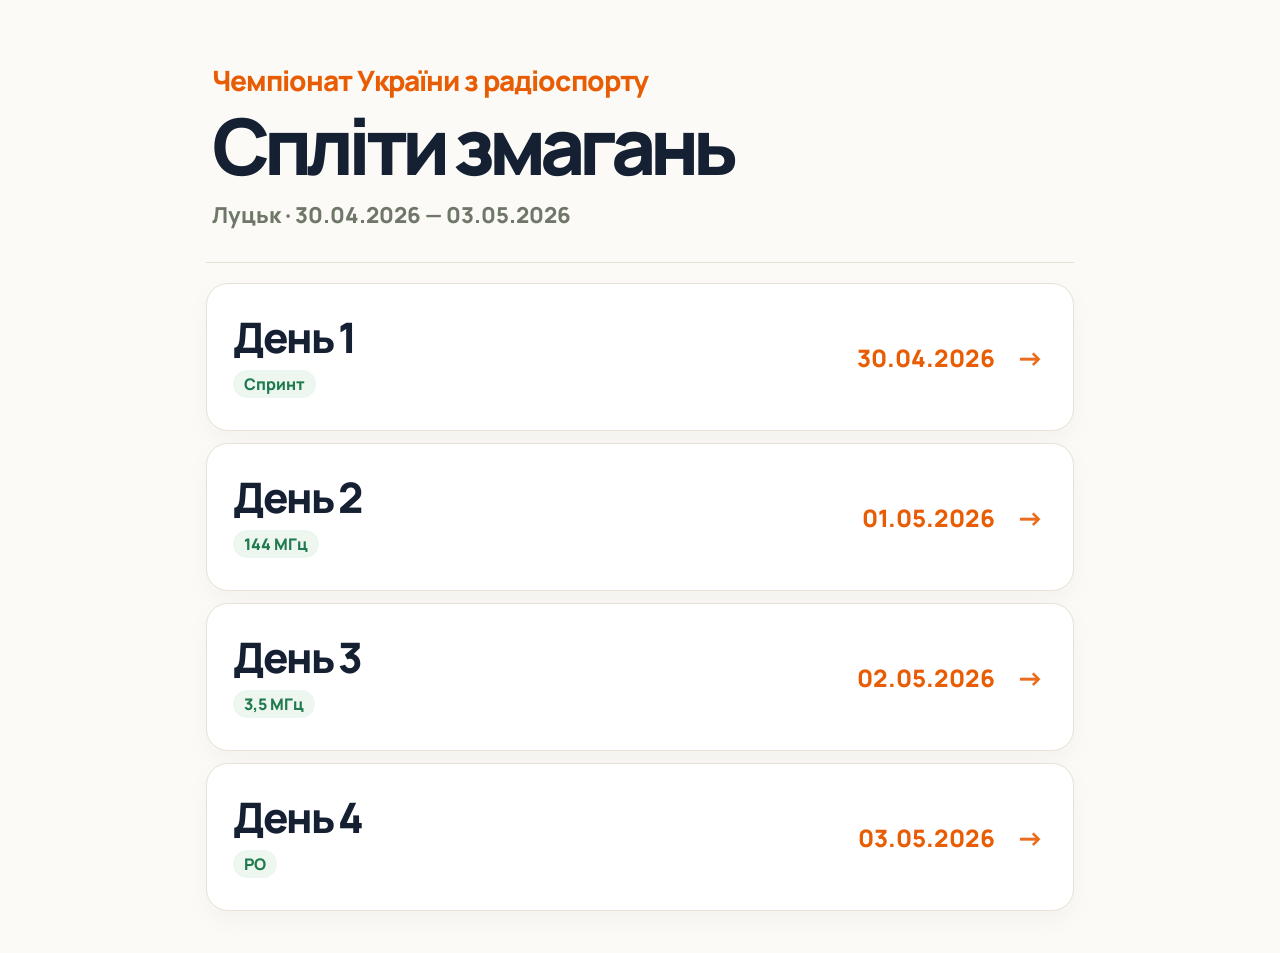
<file: index.html>
<!DOCTYPE html>
<html lang="uk">
<head>
  <meta charset="UTF-8" />
  <meta name="viewport" content="width=device-width, initial-scale=1.0" />
  <title>Спліти змагань</title>

  <link rel="preconnect" href="https://fonts.googleapis.com">
  <link rel="preconnect" href="https://fonts.gstatic.com" crossorigin>
  <link href="https://fonts.googleapis.com/css2?family=Manrope:wght@500;700;800;900&display=swap" rel="stylesheet">

  <link rel="stylesheet" href="style.css" />

  <!-- Google Analytics -->
  <script async src="https://www.googletagmanager.com/gtag/js?id=G-ZE9CFPP07N"></script>
  <script>
    window.dataLayer = window.dataLayer || [];
    function gtag(){dataLayer.push(arguments);}
    gtag('js', new Date());

    gtag('config', 'G-ZE9CFPP07N');
  </script>

</head>
<body>

  <main class="container">
    <section class="hero">
      <p class="label">Чемпіонат України з радіоспорту</p>
      <h1>Спліти змагань</h1>
      <p class="subtitle">Луцьк · 30.04.2026 — 03.05.2026</p>
    </section>

    <section class="cards">
      <a class="card" href="splits/day-1.html">
        <div>
          <span>День 1</span>
          <p>Спринт</p>
        </div>
        <strong>30.04.2026</strong>
      </a>

      <a class="card" href="splits/day-2.html">
        <div>
          <span>День 2</span>
          <p>144 МГц</p>
        </div>
        <strong>01.05.2026</strong>
      </a>

      <a class="card" href="splits/day-3.html">
        <div>
          <span>День 3</span>
          <p>3,5 МГц</p>
        </div>
        <strong>02.05.2026</strong>
      </a>

      <a class="card" href="splits/day-4.html">
        <div>
          <span>День 4</span>
          <p>РО</p>
        </div>
        <strong>03.05.2026</strong>
      </a>
    </section>
  </main>

</body>
</html>
</file>
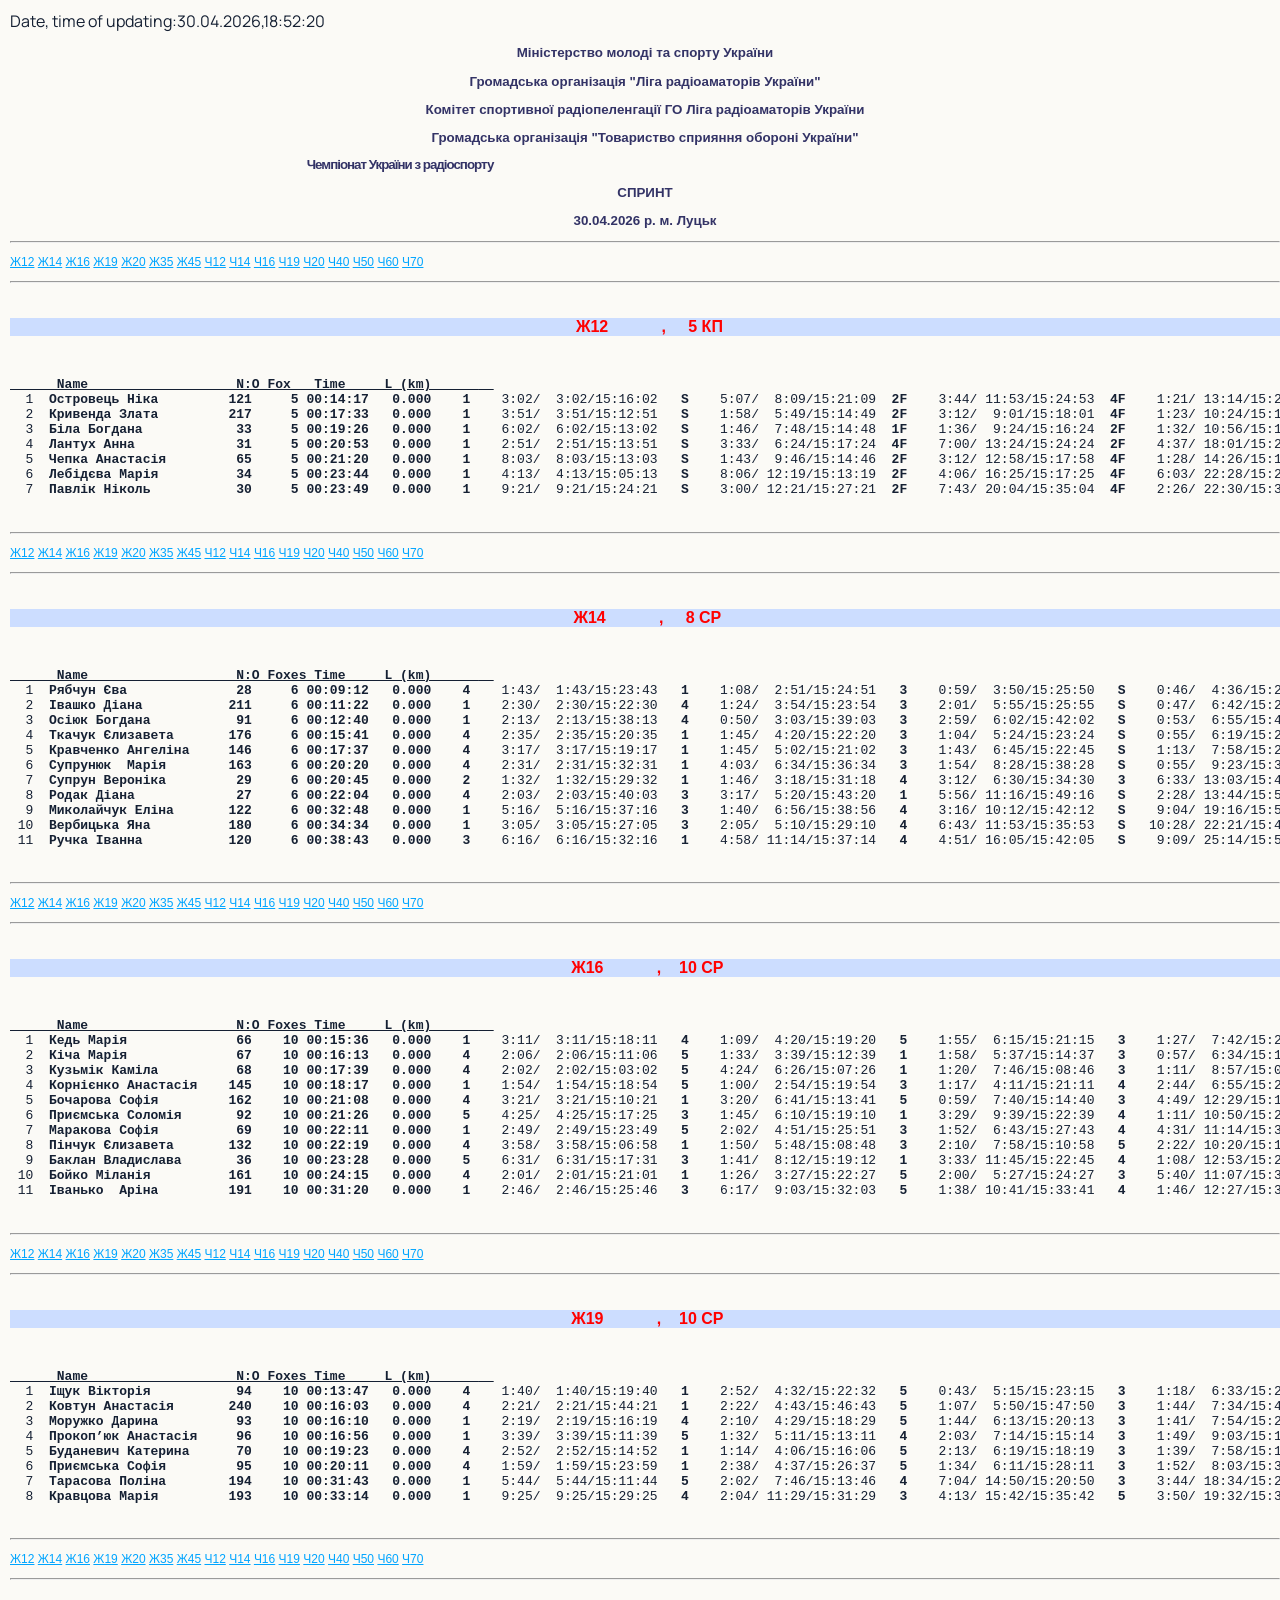
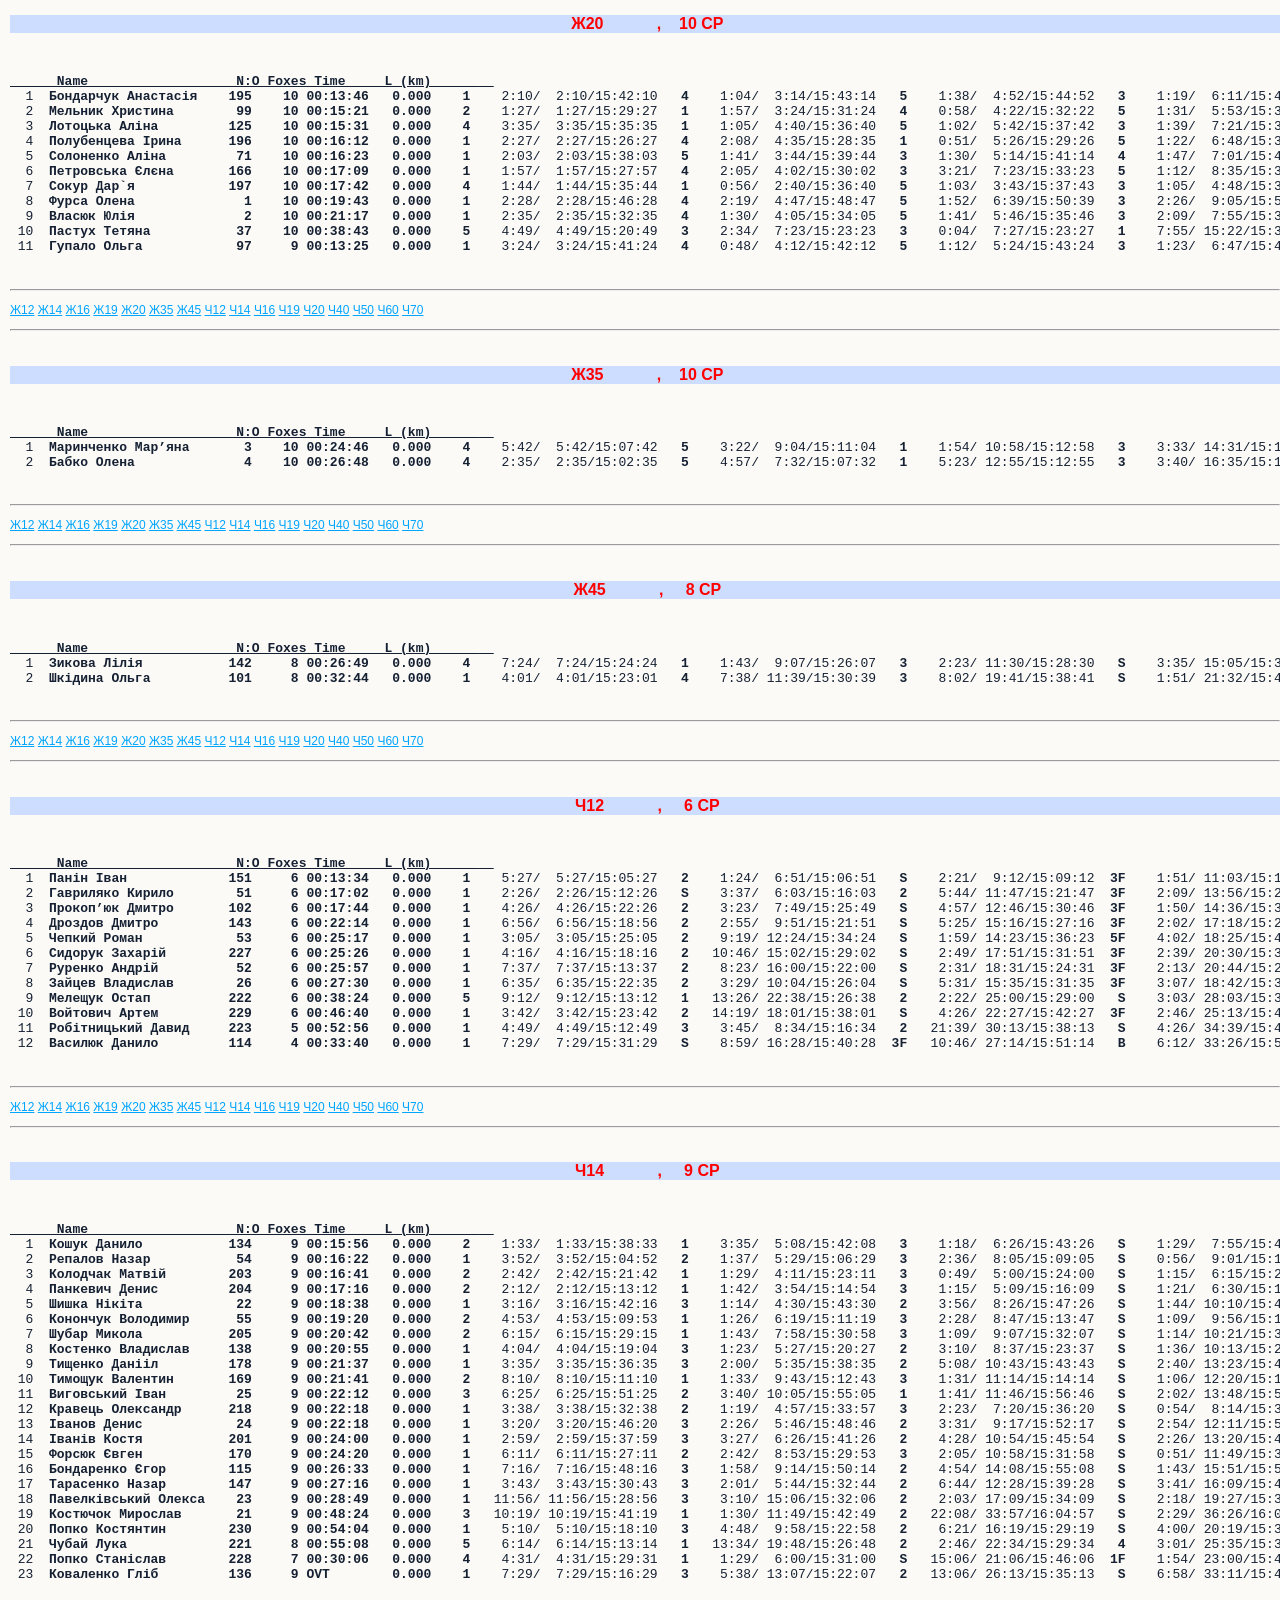
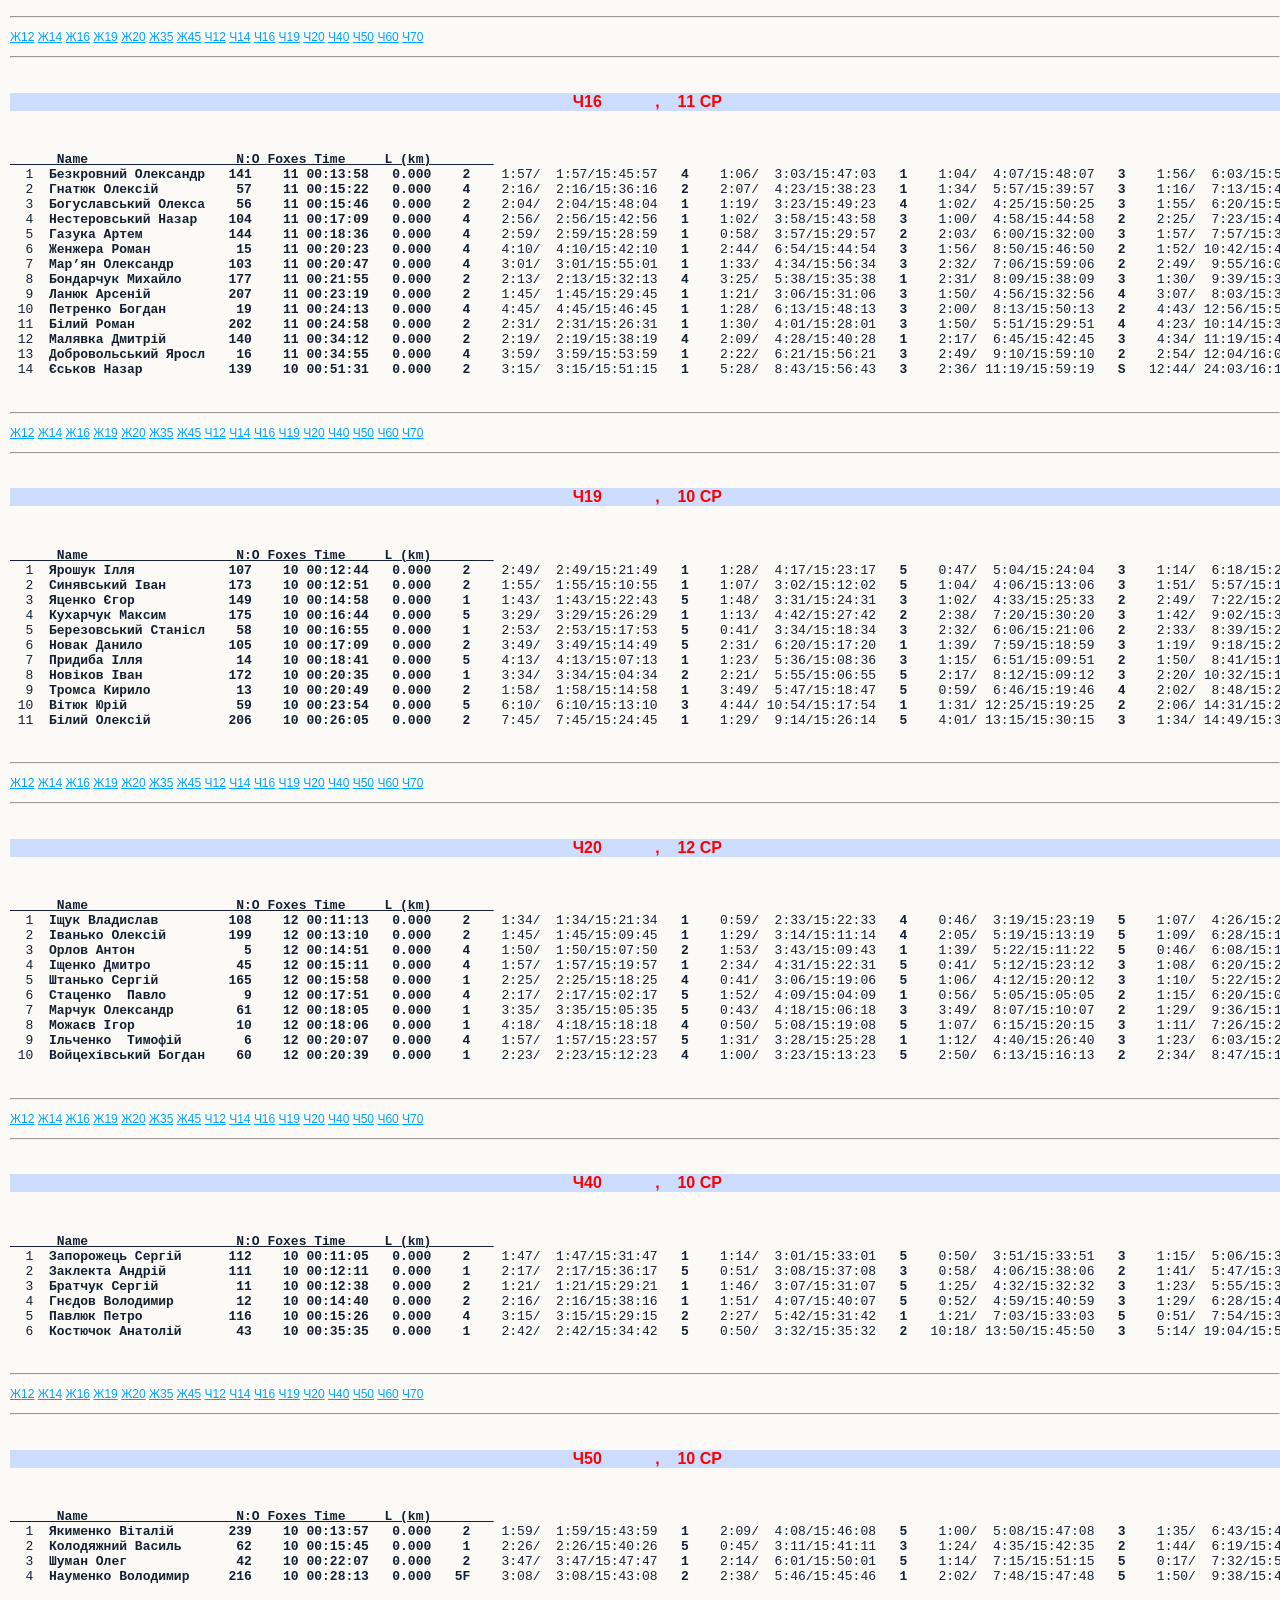
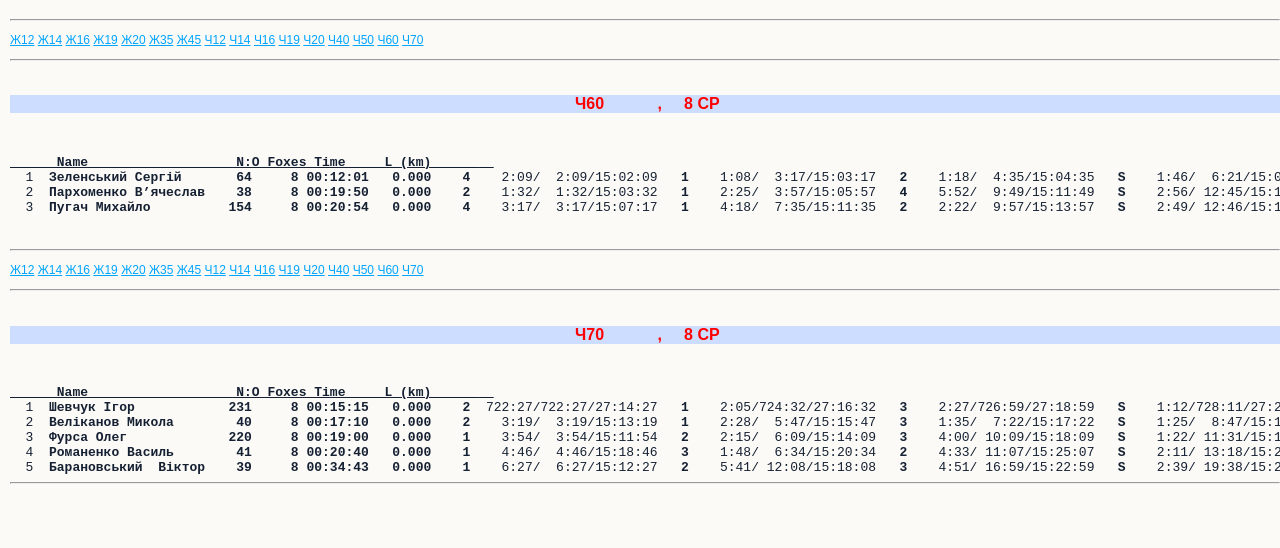
<file: splits/day-1.html>
﻿<html><head>
    <meta charset="UTF-8" />
  <meta name="viewport" content="width=device-width, initial-scale=1.0" />

  <title>split1</title>

  <link rel="preconnect" href="https://fonts.googleapis.com">
  <link rel="preconnect" href="https://fonts.gstatic.com" crossorigin>

  <link href="https://fonts.googleapis.com/css2?family=Manrope:wght@500;700;800;900&display=swap" rel="stylesheet">

  <link rel="stylesheet" href="../style.css" />

  <!-- Google Analytics -->
  <script async src="https://www.googletagmanager.com/gtag/js?id=G-ZE9CFPP07N"></script>
  <script>
    window.dataLayer = window.dataLayer || [];
    function gtag(){dataLayer.push(arguments);}
    gtag('js', new Date());

    gtag('config', 'G-ZE9CFPP07N');
  </script>
<meta content="text/html; charset=windows-1251" http-equiv="expires" CONTENT="">
<title>split1</title>
<style type="text/css">
body {		margin-left:10;margin-top:10;}
A:hover {color:#FF0000;}
H1  {font-family: Arial, Helvetica, sans-serif;font-size: 10pt;font-weight: bold;color:#333366;text-align: center;}
H2  {font-family: Arial, Helvetica, sans-serif;font-size: 12pt;font-weight: bold;color:red;background:#ccddff;text-align: center;}
H3  {font-family: Arial, Helvetica, sans-serif;font-size: 10pt;font-weight: bold;color:#333366;text-align: center;}
H4  {font-family: Arial, Helvetica, sans-serif;font-size:  9pt;font-weight: bold;color:black;text-align: left;}
P {FONT-SIZE: 9pt; COLOR: #000000; FONT-FAMILY: Arial, Helvetica, sans-serif; TEXT-ALIGN: justify}
.text {FONT-SIZE: 9pt; COLOR: #000000; FONT-FAMILY: Arial, Helvetica, sans-serif; TEXT-ALIGN: justify}
</style>
</head >
<meta name="viewport" content="width=device-width, initial-scale=1.0">
<body link="#00A5ff" vlink="#00A5ff">
Date, time of updating:30.04.2026,18:52:20<H3>Міністерство молоді та спорту України</H3>
<H3>Громадська організація "Ліга радіоаматорів України"</H3>
<H3>Комітет спортивної радіопеленгації ГО Ліга радіоаматорів України</H3>
<H3>Громадська організація "Товариство сприяння обороні України"</H3>
<H1>Чемпіонат України з радіоспорту</H1>
<H3>СПРИНТ</H3>
<H3>30.04.2026 р. м. Луцьк</H3>
<PRE>
<A name=A1></A><HR><P><A href="#A1">Ж12</A> <A href="#A2">Ж14</A> <A href="#A3">Ж16</A> <A href="#A4">Ж19</A> <A href="#A5">Ж20</A> <A href="#A6">Ж35</A> <A href="#A7">Ж45</A> <A href="#A8">Ч12</A> <A href="#A9">Ч14</A> <A href="#A10">Ч16</A> <A href="#A11">Ч19</A> <A href="#A12">Ч20</A> <A href="#A13">Ч40</A> <A href="#A14">Ч50</A> <A href="#A15">Ч60</A> <A href="#A16">Ч70</A> </P><HR>
<H2>  Ж12            ,     5 КП</H2>
<PRE>
<B><U>      Name                   N:O Fox   Time     L (km)      <i>  </i></B></U>
  1  <b>Островець Ніка         121     5 00:14:17   0.000 </b>  <b> 1 </b>   3:02/  3:02/15:16:02  <b> S </b>   5:07/  8:09/15:21:09  <b>2F </b>   3:44/ 11:53/15:24:53  <b>4F </b>   1:21/ 13:14/15:26:14  <b> B </b>   0:44/ 13:58/15:26:58<b>  Finish  0:19 00:14:17  </b>
  2  <b>Кривенда Злата         217     5 00:17:33   0.000 </b>  <b> 1 </b>   3:51/  3:51/15:12:51  <b> S </b>   1:58/  5:49/15:14:49  <b>2F </b>   3:12/  9:01/15:18:01  <b>4F </b>   1:23/ 10:24/15:19:24  <b> B </b>   6:50/ 17:14/15:26:14<b>  Finish  0:19 00:17:33  </b>
  3  <b>Біла Богдана            33     5 00:19:26   0.000 </b>  <b> 1 </b>   6:02/  6:02/15:13:02  <b> S </b>   1:46/  7:48/15:14:48  <b>1F </b>   1:36/  9:24/15:16:24  <b>2F </b>   1:32/ 10:56/15:17:56  <b>4F </b>   1:23/ 12:19/15:19:19  <b> B </b>   6:46/ 19:05/15:26:05<b>  Finish  0:21 00:19:26  </b>
  4  <b>Лантух Анна             31     5 00:20:53   0.000 </b>  <b> 1 </b>   2:51/  2:51/15:13:51  <b> S </b>   3:33/  6:24/15:17:24  <b>4F </b>   7:00/ 13:24/15:24:24  <b>2F </b>   4:37/ 18:01/15:29:01  <b> B </b>   2:37/ 20:38/15:31:38<b>  Finish  0:15 00:20:53  </b>
  5  <b>Чепка Анастасія         65     5 00:21:20   0.000 </b>  <b> 1 </b>   8:03/  8:03/15:13:03  <b> S </b>   1:43/  9:46/15:14:46  <b>2F </b>   3:12/ 12:58/15:17:58  <b>4F </b>   1:28/ 14:26/15:19:26  <b> B </b>   6:36/ 21:02/15:26:02<b>  Finish  0:18 00:21:20  </b>
  6  <b>Лебідєва Марія          34     5 00:23:44   0.000 </b>  <b> 1 </b>   4:13/  4:13/15:05:13  <b> S </b>   8:06/ 12:19/15:13:19  <b>2F </b>   4:06/ 16:25/15:17:25  <b>4F </b>   6:03/ 22:28/15:23:28  <b> B </b>   0:58/ 23:26/15:24:26<b>  Finish  0:18 00:23:44  </b>
  7  <b>Павлік Ніколь           30     5 00:23:49   0.000 </b>  <b> 1 </b>   9:21/  9:21/15:24:21  <b> S </b>   3:00/ 12:21/15:27:21  <b>2F </b>   7:43/ 20:04/15:35:04  <b>4F </b>   2:26/ 22:30/15:37:30  <b> B </b>   1:02/ 23:32/15:38:32<b>  Finish  0:17 00:23:49  </b>
</PRE>
<A name=A2></A><HR><P><A href="#A1">Ж12</A> <A href="#A2">Ж14</A> <A href="#A3">Ж16</A> <A href="#A4">Ж19</A> <A href="#A5">Ж20</A> <A href="#A6">Ж35</A> <A href="#A7">Ж45</A> <A href="#A8">Ч12</A> <A href="#A9">Ч14</A> <A href="#A10">Ч16</A> <A href="#A11">Ч19</A> <A href="#A12">Ч20</A> <A href="#A13">Ч40</A> <A href="#A14">Ч50</A> <A href="#A15">Ч60</A> <A href="#A16">Ч70</A> </P><HR>
<H2>  Ж14            ,     8 CP </H2>
<PRE>
<B><U>      Name                   N:O Foxes Time     L (km)      <i>  </i></B></U>
  1  <b>Рябчун Єва              28     6 00:09:12   0.000 </b>  <b> 4 </b>   1:43/  1:43/15:23:43  <b> 1 </b>   1:08/  2:51/15:24:51  <b> 3 </b>   0:59/  3:50/15:25:50  <b> S </b>   0:46/  4:36/15:26:36  <b>1F </b>   1:14/  5:50/15:27:50  <b>3F </b>   1:07/  6:57/15:28:57  <b>4F </b>   1:25/  8:22/15:30:22  <b> B </b>   0:36/  8:58/15:30:58<b>  Finish  0:14 00:09:12  </b>
  2  <b>Івашко Діана           211     6 00:11:22   0.000 </b>  <b> 1 </b>   2:30/  2:30/15:22:30  <b> 4 </b>   1:24/  3:54/15:23:54  <b> 3 </b>   2:01/  5:55/15:25:55  <b> S </b>   0:47/  6:42/15:26:42  <b>1F </b>   1:20/  8:02/15:28:02  <b>3F </b>   1:03/  9:05/15:29:05  <b>4F </b>   1:27/ 10:32/15:30:32  <b> B </b>   0:36/ 11:08/15:31:08<b>  Finish  0:14 00:11:22  </b>
  3  <b>Осіюк Богдана           91     6 00:12:40   0.000 </b>  <b> 1 </b>   2:13/  2:13/15:38:13  <b> 4 </b>   0:50/  3:03/15:39:03  <b> 3 </b>   2:59/  6:02/15:42:02  <b> S </b>   0:53/  6:55/15:42:55  <b>1F </b>   1:13/  8:08/15:44:08  <b>3F </b>   1:43/  9:51/15:45:51  <b>4F </b>   1:22/ 11:13/15:47:13  <b> B </b>   1:10/ 12:23/15:48:23<b>  Finish  0:17 00:12:40  </b>
  4  <b>Ткачук Єлизавета       176     6 00:15:41   0.000 </b>  <b> 4 </b>   2:35/  2:35/15:20:35  <b> 1 </b>   1:45/  4:20/15:22:20  <b> 3 </b>   1:04/  5:24/15:23:24  <b> S </b>   0:55/  6:19/15:24:19  <b>1F </b>   1:33/  7:52/15:25:52  <b>3F </b>   2:32/ 10:24/15:28:24  <b>4F </b>   4:11/ 14:35/15:32:35  <b> B </b>   0:52/ 15:27/15:33:27<b>  Finish  0:14 00:15:41  </b>
  5  <b>Кравченко Ангеліна     146     6 00:17:37   0.000 </b>  <b> 4 </b>   3:17/  3:17/15:19:17  <b> 1 </b>   1:45/  5:02/15:21:02  <b> 3 </b>   1:43/  6:45/15:22:45  <b> S </b>   1:13/  7:58/15:23:58  <b>1F </b>   1:24/  9:22/15:25:22  <b>3F </b>   3:53/ 13:15/15:29:15  <b>4F </b>   3:13/ 16:28/15:32:28  <b> B </b>   0:49/ 17:17/15:33:17<b>  Finish  0:20 00:17:37  </b>
  6  <b>Супрунюк  Марія        163     6 00:20:20   0.000 </b>  <b> 4 </b>   2:31/  2:31/15:32:31  <b> 1 </b>   4:03/  6:34/15:36:34  <b> 3 </b>   1:54/  8:28/15:38:28  <b> S </b>   0:55/  9:23/15:39:23  <b>1F </b>   3:55/ 13:18/15:43:18  <b>3F </b>   2:51/ 16:09/15:46:09  <b>4F </b>   3:05/ 19:14/15:49:14  <b> B </b>   0:52/ 20:06/15:50:06<b>  Finish  0:14 00:20:20  </b>
  7  <b>Супрун Вероніка         29     6 00:20:45   0.000 </b>  <b> 2 </b>   1:32/  1:32/15:29:32  <b> 1 </b>   1:46/  3:18/15:31:18  <b> 4 </b>   3:12/  6:30/15:34:30  <b> 3 </b>   6:33/ 13:03/15:41:03  <b> S </b>   1:17/ 14:20/15:42:20  <b>1F </b>   1:51/ 16:11/15:44:11  <b>3F </b>   1:37/ 17:48/15:45:48  <b>4F </b>   1:33/ 19:21/15:47:21  <b> B </b>   1:08/ 20:29/15:48:29<b>  Finish  0:16 00:20:45  </b>
  8  <b>Родак Діана             27     6 00:22:04   0.000 </b>  <b> 4 </b>   2:03/  2:03/15:40:03  <b> 3 </b>   3:17/  5:20/15:43:20  <b> 1 </b>   5:56/ 11:16/15:49:16  <b> S </b>   2:28/ 13:44/15:51:44  <b>1F </b>   1:24/ 15:08/15:53:08  <b>3F </b>   1:47/ 16:55/15:54:55  <b>4F </b>   4:03/ 20:58/15:58:58  <b> B </b>   0:52/ 21:50/15:59:50<b>  Finish  0:14 00:22:04  </b>
  9  <b>Миколайчук Еліна       122     6 00:32:48   0.000 </b>  <b> 1 </b>   5:16/  5:16/15:37:16  <b> 3 </b>   1:40/  6:56/15:38:56  <b> 4 </b>   3:16/ 10:12/15:42:12  <b> S </b>   9:04/ 19:16/15:51:16  <b>1F </b>   4:14/ 23:30/15:55:30  <b>3F </b>   2:56/ 26:26/15:58:26  <b>4F </b>   4:04/ 30:30/16:02:30  <b> B </b>   2:03/ 32:33/16:04:33<b>  Finish  0:15 00:32:48  </b>
 10  <b>Вербицька Яна          180     6 00:34:34   0.000 </b>  <b> 1 </b>   3:05/  3:05/15:27:05  <b> 3 </b>   2:05/  5:10/15:29:10  <b> 4 </b>   6:43/ 11:53/15:35:53  <b> S </b>  10:28/ 22:21/15:46:21  <b>1F </b>   1:33/ 23:54/15:47:54  <b>4F </b>   2:14/ 26:08/15:50:08  <b>3F </b>   1:44/ 27:52/15:51:52  <b> B </b>   6:24/ 34:16/15:58:16<b>  Finish  0:18 00:34:34  </b>
 11  <b>Ручка Іванна           120     6 00:38:43   0.000 </b>  <b> 3 </b>   6:16/  6:16/15:32:16  <b> 1 </b>   4:58/ 11:14/15:37:14  <b> 4 </b>   4:51/ 16:05/15:42:05  <b> S </b>   9:09/ 25:14/15:51:14  <b>1F </b>   4:12/ 29:26/15:55:26  <b>3F </b>   3:03/ 32:29/15:58:29  <b>4F </b>   3:56/ 36:25/16:02:25  <b> B </b>   2:06/ 38:31/16:04:31<b>  Finish  0:12 00:38:43  </b>
</PRE>
<A name=A3></A><HR><P><A href="#A1">Ж12</A> <A href="#A2">Ж14</A> <A href="#A3">Ж16</A> <A href="#A4">Ж19</A> <A href="#A5">Ж20</A> <A href="#A6">Ж35</A> <A href="#A7">Ж45</A> <A href="#A8">Ч12</A> <A href="#A9">Ч14</A> <A href="#A10">Ч16</A> <A href="#A11">Ч19</A> <A href="#A12">Ч20</A> <A href="#A13">Ч40</A> <A href="#A14">Ч50</A> <A href="#A15">Ч60</A> <A href="#A16">Ч70</A> </P><HR>
<H2>  Ж16            ,    10 CP </H2>
<PRE>
<B><U>      Name                   N:O Foxes Time     L (km)      <i>  </i></B></U>
  1  <b>Кедь Марія              66    10 00:15:36   0.000 </b>  <b> 1 </b>   3:11/  3:11/15:18:11  <b> 4 </b>   1:09/  4:20/15:19:20  <b> 5 </b>   1:55/  6:15/15:21:15  <b> 3 </b>   1:27/  7:42/15:22:42  <b> S </b>   1:06/  8:48/15:23:48  <b>1F </b>   1:39/ 10:27/15:25:27  <b>2F </b>   1:20/ 11:47/15:26:47  <b>3F </b>   1:24/ 13:11/15:28:11  <b>5F </b>   1:08/ 14:19/15:29:19  <b> B </b>   1:05/ 15:24/15:30:24<b>  Finish  0:12 00:15:36  </b>
  2  <b>Кіча Марія              67    10 00:16:13   0.000 </b>  <b> 4 </b>   2:06/  2:06/15:11:06  <b> 5 </b>   1:33/  3:39/15:12:39  <b> 1 </b>   1:58/  5:37/15:14:37  <b> 3 </b>   0:57/  6:34/15:15:34  <b> S </b>   0:57/  7:31/15:16:31  <b>1F </b>   2:20/  9:51/15:18:51  <b>2F </b>   1:22/ 11:13/15:20:13  <b>3F </b>   2:00/ 13:13/15:22:13  <b>5F </b>   1:40/ 14:53/15:23:53  <b> B </b>   1:06/ 15:59/15:24:59<b>  Finish  0:14 00:16:13  </b>
  3  <b>Кузьмік Каміла          68    10 00:17:39   0.000 </b>  <b> 4 </b>   2:02/  2:02/15:03:02  <b> 5 </b>   4:24/  6:26/15:07:26  <b> 1 </b>   1:20/  7:46/15:08:46  <b> 3 </b>   1:11/  8:57/15:09:57  <b> S </b>   1:03/ 10:00/15:11:00  <b>1F </b>   1:35/ 11:35/15:12:35  <b>2F </b>   0:55/ 12:30/15:13:30  <b>3F </b>   1:39/ 14:09/15:15:09  <b>5F </b>   2:09/ 16:18/15:17:18  <b> B </b>   1:06/ 17:24/15:18:24<b>  Finish  0:15 00:17:39  </b>
  4  <b>Корнієнко Анастасія    145    10 00:18:17   0.000 </b>  <b> 1 </b>   1:54/  1:54/15:18:54  <b> 5 </b>   1:00/  2:54/15:19:54  <b> 3 </b>   1:17/  4:11/15:21:11  <b> 4 </b>   2:44/  6:55/15:23:55  <b> S </b>   2:58/  9:53/15:26:53  <b>3F </b>   1:24/ 11:17/15:28:17  <b>5F </b>   1:12/ 12:29/15:29:29  <b>2F </b>   2:25/ 14:54/15:31:54  <b>1F </b>   0:49/ 15:43/15:32:43  <b> B </b>   2:20/ 18:03/15:35:03<b>  Finish  0:14 00:18:17  </b>
  5  <b>Бочарова Софія         162    10 00:21:08   0.000 </b>  <b> 4 </b>   3:21/  3:21/15:10:21  <b> 1 </b>   3:20/  6:41/15:13:41  <b> 5 </b>   0:59/  7:40/15:14:40  <b> 3 </b>   4:49/ 12:29/15:19:29  <b> S </b>   1:04/ 13:33/15:20:33  <b>1F </b>   2:21/ 15:54/15:22:54  <b>2F </b>   0:58/ 16:52/15:23:52  <b>3F </b>   1:10/ 18:02/15:25:02  <b>5F </b>   1:25/ 19:27/15:26:27  <b> B </b>   1:22/ 20:49/15:27:49<b>  Finish  0:19 00:21:08  </b>
  6  <b>Приємська Соломія       92    10 00:21:26   0.000 </b>  <b> 5 </b>   4:25/  4:25/15:17:25  <b> 3 </b>   1:45/  6:10/15:19:10  <b> 1 </b>   3:29/  9:39/15:22:39  <b> 4 </b>   1:11/ 10:50/15:23:50  <b> S </b>   3:45/ 14:35/15:27:35  <b>1F </b>   1:24/ 15:59/15:28:59  <b>2F </b>   1:15/ 17:14/15:30:14  <b>3F </b>   1:20/ 18:34/15:31:34  <b>5F </b>   1:31/ 20:05/15:33:05  <b> B </b>   1:07/ 21:12/15:34:12<b>  Finish  0:14 00:21:26  </b>
  7  <b>Маракова Софія          69    10 00:22:11   0.000 </b>  <b> 1 </b>   2:49/  2:49/15:23:49  <b> 5 </b>   2:02/  4:51/15:25:51  <b> 3 </b>   1:52/  6:43/15:27:43  <b> 4 </b>   4:31/ 11:14/15:32:14  <b> S </b>   2:43/ 13:57/15:34:57  <b>1F </b>   1:49/ 15:46/15:36:46  <b>2F </b>   1:32/ 17:18/15:38:18  <b>3F </b>   1:29/ 18:47/15:39:47  <b>5F </b>   1:36/ 20:23/15:41:23  <b> B </b>   1:33/ 21:56/15:42:56<b>  Finish  0:15 00:22:11  </b>
  8  <b>Пінчук Єлизавета       132    10 00:22:19   0.000 </b>  <b> 4 </b>   3:58/  3:58/15:06:58  <b> 1 </b>   1:50/  5:48/15:08:48  <b> 3 </b>   2:10/  7:58/15:10:58  <b> 5 </b>   2:22/ 10:20/15:13:20  <b> S </b>   4:11/ 14:31/15:17:31  <b>1F </b>   2:31/ 17:02/15:20:02  <b>2F </b>   1:10/ 18:12/15:21:12  <b>3F </b>   1:27/ 19:39/15:22:39  <b>5F </b>   1:15/ 20:54/15:23:54  <b> B </b>   1:10/ 22:04/15:25:04<b>  Finish  0:15 00:22:19  </b>
  9  <b>Баклан Владислава       36    10 00:23:28   0.000 </b>  <b> 5 </b>   6:31/  6:31/15:17:31  <b> 3 </b>   1:41/  8:12/15:19:12  <b> 1 </b>   3:33/ 11:45/15:22:45  <b> 4 </b>   1:08/ 12:53/15:23:53  <b> S </b>   3:44/ 16:37/15:27:37  <b> S </b>   0:03/ 16:40/15:27:40  <b>1F </b>   1:26/ 18:06/15:29:06  <b>2F </b>   1:12/ 19:18/15:30:18  <b>3F </b>   1:21/ 20:39/15:31:39  <b>5F </b>   1:29/ 22:08/15:33:08  <b> B </b>   1:06/ 23:14/15:34:14<b>  Finish  0:14 00:23:28  </b>
 10  <b>Бойко Міланія          161    10 00:24:15   0.000 </b>  <b> 4 </b>   2:01/  2:01/15:21:01  <b> 1 </b>   1:26/  3:27/15:22:27  <b> 5 </b>   2:00/  5:27/15:24:27  <b> 3 </b>   5:40/ 11:07/15:30:07  <b> S </b>   0:52/ 11:59/15:30:59  <b>1F </b>   1:34/ 13:33/15:32:33  <b>2F </b>   3:05/ 16:38/15:35:38  <b>3F </b>   2:24/ 19:02/15:38:02  <b>5F </b>   1:29/ 20:31/15:39:31  <b> B </b>   3:30/ 24:01/15:43:01<b>  Finish  0:14 00:24:15  </b>
 11  <b>Іванько  Аріна         191    10 00:31:20   0.000 </b>  <b> 1 </b>   2:46/  2:46/15:25:46  <b> 3 </b>   6:17/  9:03/15:32:03  <b> 5 </b>   1:38/ 10:41/15:33:41  <b> 4 </b>   1:46/ 12:27/15:35:27  <b> S </b>   3:27/ 15:54/15:38:54  <b>1F </b>   4:25/ 20:19/15:43:19  <b>3F </b>   2:11/ 22:30/15:45:30  <b>2F </b>   4:15/ 26:45/15:49:45  <b>5F </b>   3:04/ 29:49/15:52:49  <b> B </b>   1:19/ 31:08/15:54:08<b>  Finish  0:12 00:31:20  </b>
</PRE>
<A name=A4></A><HR><P><A href="#A1">Ж12</A> <A href="#A2">Ж14</A> <A href="#A3">Ж16</A> <A href="#A4">Ж19</A> <A href="#A5">Ж20</A> <A href="#A6">Ж35</A> <A href="#A7">Ж45</A> <A href="#A8">Ч12</A> <A href="#A9">Ч14</A> <A href="#A10">Ч16</A> <A href="#A11">Ч19</A> <A href="#A12">Ч20</A> <A href="#A13">Ч40</A> <A href="#A14">Ч50</A> <A href="#A15">Ч60</A> <A href="#A16">Ч70</A> </P><HR>
<H2>  Ж19            ,    10 CP </H2>
<PRE>
<B><U>      Name                   N:O Foxes Time     L (km)      <i>  </i></B></U>
  1  <b>Іщук Вікторія           94    10 00:13:47   0.000 </b>  <b> 4 </b>   1:40/  1:40/15:19:40  <b> 1 </b>   2:52/  4:32/15:22:32  <b> 5 </b>   0:43/  5:15/15:23:15  <b> 3 </b>   1:18/  6:33/15:24:33  <b> S </b>   0:54/  7:27/15:25:27  <b>2F </b>   2:26/  9:53/15:27:53  <b>3F </b>   0:55/ 10:48/15:28:48  <b>5F </b>   0:51/ 11:39/15:29:39  <b>4F </b>   1:21/ 13:00/15:31:00  <b> B </b>   0:35/ 13:35/15:31:35<b>  Finish  0:12 00:13:47  </b>
  2  <b>Ковтун Анастасія       240    10 00:16:03   0.000 </b>  <b> 4 </b>   2:21/  2:21/15:44:21  <b> 1 </b>   2:22/  4:43/15:46:43  <b> 5 </b>   1:07/  5:50/15:47:50  <b> 3 </b>   1:44/  7:34/15:49:34  <b> S </b>   1:05/  8:39/15:50:39  <b>2F </b>   2:37/ 11:16/15:53:16  <b>3F </b>   1:22/ 12:38/15:54:38  <b>5F </b>   1:16/ 13:54/15:55:54  <b>4F </b>   1:10/ 15:04/15:57:04  <b> B </b>   0:46/ 15:50/15:57:50<b>  Finish  0:13 00:16:03  </b>
  3  <b>Моружко Дарина          93    10 00:16:10   0.000 </b>  <b> 1 </b>   2:19/  2:19/15:16:19  <b> 4 </b>   2:10/  4:29/15:18:29  <b> 5 </b>   1:44/  6:13/15:20:13  <b> 3 </b>   1:41/  7:54/15:21:54  <b> S </b>   1:09/  9:03/15:23:03  <b>3F </b>   1:38/ 10:41/15:24:41  <b>2F </b>   1:29/ 12:10/15:26:10  <b>4F </b>   1:06/ 13:16/15:27:16  <b>5F </b>   1:23/ 14:39/15:28:39  <b> B </b>   1:16/ 15:55/15:29:55<b>  Finish  0:15 00:16:10  </b>
  4  <b>Прокоп’юк Анастасія     96    10 00:16:56   0.000 </b>  <b> 1 </b>   3:39/  3:39/15:11:39  <b> 5 </b>   1:32/  5:11/15:13:11  <b> 4 </b>   2:03/  7:14/15:15:14  <b> 3 </b>   1:49/  9:03/15:17:03  <b> S </b>   0:54/  9:57/15:17:57  <b>3F </b>   2:06/ 12:03/15:20:03  <b>2F </b>   1:02/ 13:05/15:21:05  <b>5F </b>   2:11/ 15:16/15:23:16  <b>4F </b>   0:53/ 16:09/15:24:09  <b> B </b>   0:35/ 16:44/15:24:44<b>  Finish  0:12 00:16:56  </b>
  5  <b>Буданевич Катерина      70    10 00:19:23   0.000 </b>  <b> 4 </b>   2:52/  2:52/15:14:52  <b> 1 </b>   1:14/  4:06/15:16:06  <b> 5 </b>   2:13/  6:19/15:18:19  <b> 3 </b>   1:39/  7:58/15:19:58  <b> S </b>   1:25/  9:23/15:21:23  <b>2F </b>   3:36/ 12:59/15:24:59  <b>4F </b>   1:23/ 14:22/15:26:22  <b>3F </b>   1:20/ 15:42/15:27:42  <b>5F </b>   1:55/ 17:37/15:29:37  <b> B </b>   1:30/ 19:07/15:31:07<b>  Finish  0:16 00:19:23  </b>
  6  <b>Приємська Софія         95    10 00:20:11   0.000 </b>  <b> 4 </b>   1:59/  1:59/15:23:59  <b> 1 </b>   2:38/  4:37/15:26:37  <b> 5 </b>   1:34/  6:11/15:28:11  <b> 3 </b>   1:52/  8:03/15:30:03  <b> S </b>   1:06/  9:09/15:31:09  <b>2F </b>   4:33/ 13:42/15:35:42  <b>3F </b>   1:13/ 14:55/15:36:55  <b>5F </b>   1:18/ 16:13/15:38:13  <b>4F </b>   2:55/ 19:08/15:41:08  <b> B </b>   0:48/ 19:56/15:41:56<b>  Finish  0:15 00:20:11  </b>
  7  <b>Тарасова Поліна        194    10 00:31:43   0.000 </b>  <b> 1 </b>   5:44/  5:44/15:11:44  <b> 5 </b>   2:02/  7:46/15:13:46  <b> 4 </b>   7:04/ 14:50/15:20:50  <b> 3 </b>   3:44/ 18:34/15:24:34  <b> S </b>   1:23/ 19:57/15:25:57  <b>2F </b>   3:32/ 23:29/15:29:29  <b>4F </b>   2:11/ 25:40/15:31:40  <b>5F </b>   1:36/ 27:16/15:33:16  <b>3F </b>   1:25/ 28:41/15:34:41  <b> B </b>   2:47/ 31:28/15:37:28<b>  Finish  0:15 00:31:43  </b>
  8  <b>Кравцова Марія         193    10 00:33:14   0.000 </b>  <b> 1 </b>   9:25/  9:25/15:29:25  <b> 4 </b>   2:04/ 11:29/15:31:29  <b> 3 </b>   4:13/ 15:42/15:35:42  <b> 5 </b>   3:50/ 19:32/15:39:32  <b> S </b>   2:19/ 21:51/15:41:51  <b>3F </b>   3:33/ 25:24/15:45:24  <b>5F </b>   2:22/ 27:46/15:47:46  <b>4F </b>   1:21/ 29:07/15:49:07  <b>2F </b>   1:39/ 30:46/15:50:46  <b> B </b>   2:13/ 32:59/15:52:59<b>  Finish  0:15 00:33:14  </b>
</PRE>
<A name=A5></A><HR><P><A href="#A1">Ж12</A> <A href="#A2">Ж14</A> <A href="#A3">Ж16</A> <A href="#A4">Ж19</A> <A href="#A5">Ж20</A> <A href="#A6">Ж35</A> <A href="#A7">Ж45</A> <A href="#A8">Ч12</A> <A href="#A9">Ч14</A> <A href="#A10">Ч16</A> <A href="#A11">Ч19</A> <A href="#A12">Ч20</A> <A href="#A13">Ч40</A> <A href="#A14">Ч50</A> <A href="#A15">Ч60</A> <A href="#A16">Ч70</A> </P><HR>
<H2>  Ж20            ,    10 CP </H2>
<PRE>
<B><U>      Name                   N:O Foxes Time     L (km)      <i>  </i></B></U>
  1  <b>Бондарчук Анастасія    195    10 00:13:46   0.000 </b>  <b> 1 </b>   2:10/  2:10/15:42:10  <b> 4 </b>   1:04/  3:14/15:43:14  <b> 5 </b>   1:38/  4:52/15:44:52  <b> 3 </b>   1:19/  6:11/15:46:11  <b> S </b>   1:05/  7:16/15:47:16  <b>3F </b>   1:18/  8:34/15:48:34  <b>4F </b>   1:05/  9:39/15:49:39  <b>5F </b>   1:00/ 10:39/15:50:39  <b>2F </b>   1:31/ 12:10/15:52:10  <b> B </b>   1:24/ 13:34/15:53:34<b>  Finish  0:12 00:13:46  </b>
  2  <b>Мельник Христина        99    10 00:15:21   0.000 </b>  <b> 2 </b>   1:27/  1:27/15:29:27  <b> 1 </b>   1:57/  3:24/15:31:24  <b> 4 </b>   0:58/  4:22/15:32:22  <b> 5 </b>   1:31/  5:53/15:33:53  <b> 3 </b>   1:21/  7:14/15:35:14  <b> S </b>   0:52/  8:06/15:36:06  <b>2F </b>   2:07/ 10:13/15:38:13  <b>3F </b>   1:10/ 11:23/15:39:23  <b>4F </b>   1:44/ 13:07/15:41:07  <b>5F </b>   0:55/ 14:02/15:42:02  <b> B </b>   1:04/ 15:06/15:43:06<b>  Finish  0:15 00:15:21  </b>
  3  <b>Лотоцька Аліна         125    10 00:15:31   0.000 </b>  <b> 4 </b>   3:35/  3:35/15:35:35  <b> 1 </b>   1:05/  4:40/15:36:40  <b> 5 </b>   1:02/  5:42/15:37:42  <b> 3 </b>   1:39/  7:21/15:39:21  <b> S </b>   1:08/  8:29/15:40:29  <b>3F </b>   1:39/ 10:08/15:42:08  <b>2F </b>   1:35/ 11:43/15:43:43  <b>4F </b>   0:58/ 12:41/15:44:41  <b>5F </b>   1:21/ 14:02/15:46:02  <b> B </b>   1:12/ 15:14/15:47:14<b>  Finish  0:17 00:15:31  </b>
  4  <b>Полубенцева Ірина      196    10 00:16:12   0.000 </b>  <b> 1 </b>   2:27/  2:27/15:26:27  <b> 4 </b>   2:08/  4:35/15:28:35  <b> 1 </b>   0:51/  5:26/15:29:26  <b> 5 </b>   1:22/  6:48/15:30:48  <b> 3 </b>   1:12/  8:00/15:32:00  <b> S </b>   0:58/  8:58/15:32:58  <b>3F </b>   2:01/ 10:59/15:34:59  <b>2F </b>   1:05/ 12:04/15:36:04  <b>4F </b>   1:05/ 13:09/15:37:09  <b>5F </b>   1:01/ 14:10/15:38:10  <b> B </b>   1:47/ 15:57/15:39:57<b>  Finish  0:15 00:16:12  </b>
  5  <b>Солоненко Аліна         71    10 00:16:23   0.000 </b>  <b> 1 </b>   2:03/  2:03/15:38:03  <b> 5 </b>   1:41/  3:44/15:39:44  <b> 3 </b>   1:30/  5:14/15:41:14  <b> 4 </b>   1:47/  7:01/15:43:01  <b> S </b>   2:48/  9:49/15:45:49  <b>2F </b>   2:14/ 12:03/15:48:03  <b>3F </b>   1:01/ 13:04/15:49:04  <b>4F </b>   1:06/ 14:10/15:50:10  <b>5F </b>   1:03/ 15:13/15:51:13  <b> B </b>   0:57/ 16:10/15:52:10<b>  Finish  0:13 00:16:23  </b>
  6  <b>Петровська Єлєна       166    10 00:17:09   0.000 </b>  <b> 1 </b>   1:57/  1:57/15:27:57  <b> 4 </b>   2:05/  4:02/15:30:02  <b> 3 </b>   3:21/  7:23/15:33:23  <b> 5 </b>   1:12/  8:35/15:34:35  <b> S </b>   2:25/ 11:00/15:37:00  <b>3F </b>   1:33/ 12:33/15:38:33  <b>2F </b>   1:05/ 13:38/15:39:38  <b>4F </b>   1:03/ 14:41/15:40:41  <b>5F </b>   1:06/ 15:47/15:41:47  <b> B </b>   1:06/ 16:53/15:42:53<b>  Finish  0:16 00:17:09  </b>
  7  <b>Сокур Дар`я            197    10 00:17:42   0.000 </b>  <b> 4 </b>   1:44/  1:44/15:35:44  <b> 1 </b>   0:56/  2:40/15:36:40  <b> 5 </b>   1:03/  3:43/15:37:43  <b> 3 </b>   1:05/  4:48/15:38:48  <b> S </b>   0:46/  5:34/15:39:34  <b>2F </b>   2:36/  8:10/15:42:10  <b>4F </b>   0:57/  9:07/15:43:07  <b>5F </b>   3:04/ 12:11/15:46:11  <b>3F </b>   3:48/ 15:59/15:49:59  <b> B </b>   1:30/ 17:29/15:51:29<b>  Finish  0:13 00:17:42  </b>
  8  <b>Фурса Олена              1    10 00:19:43   0.000 </b>  <b> 1 </b>   2:28/  2:28/15:46:28  <b> 4 </b>   2:19/  4:47/15:48:47  <b> 5 </b>   1:52/  6:39/15:50:39  <b> 3 </b>   2:26/  9:05/15:53:05  <b> S </b>   1:01/ 10:06/15:54:06  <b>3F </b>   2:43/ 12:49/15:56:49  <b>2F </b>   1:53/ 14:42/15:58:42  <b>4F </b>   2:10/ 16:52/16:00:52  <b>5F </b>   1:05/ 17:57/16:01:57  <b> B </b>   1:32/ 19:29/16:03:29<b>  Finish  0:14 00:19:43  </b>
  9  <b>Власюк Юлія              2    10 00:21:17   0.000 </b>  <b> 1 </b>   2:35/  2:35/15:32:35  <b> 4 </b>   1:30/  4:05/15:34:05  <b> 5 </b>   1:41/  5:46/15:35:46  <b> 3 </b>   2:09/  7:55/15:37:55  <b> S </b>   1:03/  8:58/15:38:58  <b>3F </b>   2:44/ 11:42/15:41:42  <b>2F </b>   1:41/ 13:23/15:43:23  <b>4F </b>   1:26/ 14:49/15:44:49  <b>5F </b>   1:03/ 15:52/15:45:52  <b> B </b>   5:09/ 21:01/15:51:01<b>  Finish  0:16 00:21:17  </b>
 10  <b>Пастух Тетяна           37    10 00:38:43   0.000 </b>  <b> 5 </b>   4:49/  4:49/15:20:49  <b> 3 </b>   2:34/  7:23/15:23:23  <b> 3 </b>   0:04/  7:27/15:23:27  <b> 1 </b>   7:55/ 15:22/15:31:22  <b> 4 </b>   3:06/ 18:28/15:34:28  <b> S </b>   4:47/ 23:15/15:39:15  <b>3F </b>   3:31/ 26:46/15:42:46  <b>5F </b>   5:46/ 32:32/15:48:32  <b>2F </b>   2:30/ 35:02/15:51:02  <b>4F </b>   2:49/ 37:51/15:53:51  <b> B </b>   0:37/ 38:28/15:54:28<b>  Finish  0:15 00:38:43  </b>
 11  <b>Гупало Ольга            97     9 00:13:25   0.000 </b>  <b> 1 </b>   3:24/  3:24/15:41:24  <b> 4 </b>   0:48/  4:12/15:42:12  <b> 5 </b>   1:12/  5:24/15:43:24  <b> 3 </b>   1:23/  6:47/15:44:47  <b> S </b>   0:48/  7:35/15:45:35  <b>1F </b>   1:04/  8:39/15:46:39  <b>3F </b>   1:26/ 10:05/15:48:05  <b>4F </b>   1:06/ 11:11/15:49:11  <b>5F </b>   1:10/ 12:21/15:50:21  <b> B </b>   0:52/ 13:13/15:51:13<b>  Finish  0:12 00:13:25  </b>
</PRE>
<A name=A6></A><HR><P><A href="#A1">Ж12</A> <A href="#A2">Ж14</A> <A href="#A3">Ж16</A> <A href="#A4">Ж19</A> <A href="#A5">Ж20</A> <A href="#A6">Ж35</A> <A href="#A7">Ж45</A> <A href="#A8">Ч12</A> <A href="#A9">Ч14</A> <A href="#A10">Ч16</A> <A href="#A11">Ч19</A> <A href="#A12">Ч20</A> <A href="#A13">Ч40</A> <A href="#A14">Ч50</A> <A href="#A15">Ч60</A> <A href="#A16">Ч70</A> </P><HR>
<H2>  Ж35            ,    10 CP </H2>
<PRE>
<B><U>      Name                   N:O Foxes Time     L (km)      <i>  </i></B></U>
  1  <b>Маринченко Мар’яна       3    10 00:24:46   0.000 </b>  <b> 4 </b>   5:42/  5:42/15:07:42  <b> 5 </b>   3:22/  9:04/15:11:04  <b> 1 </b>   1:54/ 10:58/15:12:58  <b> 3 </b>   3:33/ 14:31/15:16:31  <b> S </b>   1:07/ 15:38/15:17:38  <b>1F </b>   1:50/ 17:28/15:19:28  <b>2F </b>   1:15/ 18:43/15:20:43  <b>3F </b>   1:05/ 19:48/15:21:48  <b>5F </b>   2:04/ 21:52/15:23:52  <b>4F </b>   1:52/ 23:44/15:25:44  <b> B </b>   0:45/ 24:29/15:26:29<b>  Finish  0:17 00:24:46  </b>
  2  <b>Бабко Олена              4    10 00:26:48   0.000 </b>  <b> 4 </b>   2:35/  2:35/15:02:35  <b> 5 </b>   4:57/  7:32/15:07:32  <b> 1 </b>   5:23/ 12:55/15:12:55  <b> 3 </b>   3:40/ 16:35/15:16:35  <b> S </b>   1:06/ 17:41/15:17:41  <b>2F </b>   3:04/ 20:45/15:20:45  <b>3F </b>   1:07/ 21:52/15:21:52  <b>5F </b>   2:03/ 23:55/15:23:55  <b>4F </b>   1:50/ 25:45/15:25:45  <b> B </b>   0:45/ 26:30/15:26:30<b>  Finish  0:18 00:26:48  </b>
</PRE>
<A name=A7></A><HR><P><A href="#A1">Ж12</A> <A href="#A2">Ж14</A> <A href="#A3">Ж16</A> <A href="#A4">Ж19</A> <A href="#A5">Ж20</A> <A href="#A6">Ж35</A> <A href="#A7">Ж45</A> <A href="#A8">Ч12</A> <A href="#A9">Ч14</A> <A href="#A10">Ч16</A> <A href="#A11">Ч19</A> <A href="#A12">Ч20</A> <A href="#A13">Ч40</A> <A href="#A14">Ч50</A> <A href="#A15">Ч60</A> <A href="#A16">Ч70</A> </P><HR>
<H2>  Ж45            ,     8 CP </H2>
<PRE>
<B><U>      Name                   N:O Foxes Time     L (km)      <i>  </i></B></U>
  1  <b>Зикова Лілія           142     8 00:26:49   0.000 </b>  <b> 4 </b>   7:24/  7:24/15:24:24  <b> 1 </b>   1:43/  9:07/15:26:07  <b> 3 </b>   2:23/ 11:30/15:28:30  <b> S </b>   3:35/ 15:05/15:32:05  <b>1F </b>   2:21/ 17:26/15:34:26  <b>3F </b>   4:05/ 21:31/15:38:31  <b>4F </b>   2:58/ 24:29/15:41:29  <b> B </b>   1:55/ 26:24/15:43:24<b>  Finish  0:25 00:26:49  </b>
  2  <b>Шкідина Ольга          101     8 00:32:44   0.000 </b>  <b> 1 </b>   4:01/  4:01/15:23:01  <b> 4 </b>   7:38/ 11:39/15:30:39  <b> 3 </b>   8:02/ 19:41/15:38:41  <b> S </b>   1:51/ 21:32/15:40:32  <b>1F </b>   2:03/ 23:35/15:42:35  <b>3F </b>   4:14/ 27:49/15:46:49  <b>4F </b>   2:33/ 30:22/15:49:22  <b> B </b>   1:59/ 32:21/15:51:21<b>  Finish  0:23 00:32:44  </b>
</PRE>
<A name=A8></A><HR><P><A href="#A1">Ж12</A> <A href="#A2">Ж14</A> <A href="#A3">Ж16</A> <A href="#A4">Ж19</A> <A href="#A5">Ж20</A> <A href="#A6">Ж35</A> <A href="#A7">Ж45</A> <A href="#A8">Ч12</A> <A href="#A9">Ч14</A> <A href="#A10">Ч16</A> <A href="#A11">Ч19</A> <A href="#A12">Ч20</A> <A href="#A13">Ч40</A> <A href="#A14">Ч50</A> <A href="#A15">Ч60</A> <A href="#A16">Ч70</A> </P><HR>
<H2>  Ч12            ,     6 CP </H2>
<PRE>
<B><U>      Name                   N:O Foxes Time     L (km)      <i>  </i></B></U>
  1  <b>Панін Іван             151     6 00:13:34   0.000 </b>  <b> 1 </b>   5:27/  5:27/15:05:27  <b> 2 </b>   1:24/  6:51/15:06:51  <b> S </b>   2:21/  9:12/15:09:12  <b>3F </b>   1:51/ 11:03/15:11:03  <b>5F </b>   1:02/ 12:05/15:12:05  <b> B </b>   1:15/ 13:20/15:13:20<b>  Finish  0:14 00:13:34  </b>
  2  <b>Гавриляко Кирило        51     6 00:17:02   0.000 </b>  <b> 1 </b>   2:26/  2:26/15:12:26  <b> S </b>   3:37/  6:03/15:16:03  <b> 2 </b>   5:44/ 11:47/15:21:47  <b>3F </b>   2:09/ 13:56/15:23:56  <b>5F </b>   1:51/ 15:47/15:25:47  <b> B </b>   1:01/ 16:48/15:26:48<b>  Finish  0:14 00:17:02  </b>
  3  <b>Прокоп’юк Дмитро       102     6 00:17:44   0.000 </b>  <b> 1 </b>   4:26/  4:26/15:22:26  <b> 2 </b>   3:23/  7:49/15:25:49  <b> S </b>   4:57/ 12:46/15:30:46  <b>3F </b>   1:50/ 14:36/15:32:36  <b>5F </b>   1:40/ 16:16/15:34:16  <b> B </b>   1:10/ 17:26/15:35:26<b>  Finish  0:18 00:17:44  </b>
  4  <b>Дроздов Дмитро         143     6 00:22:14   0.000 </b>  <b> 1 </b>   6:56/  6:56/15:18:56  <b> 2 </b>   2:55/  9:51/15:21:51  <b> S </b>   5:25/ 15:16/15:27:16  <b>3F </b>   2:02/ 17:18/15:29:18  <b>5F </b>   2:10/ 19:28/15:31:28  <b> B </b>   2:29/ 21:57/15:33:57<b>  Finish  0:17 00:22:14  </b>
  5  <b>Чепкий Роман            53     6 00:25:17   0.000 </b>  <b> 1 </b>   3:05/  3:05/15:25:05  <b> 2 </b>   9:19/ 12:24/15:34:24  <b> S </b>   1:59/ 14:23/15:36:23  <b>5F </b>   4:02/ 18:25/15:40:25  <b>3F </b>   4:33/ 22:58/15:44:58  <b> B </b>   2:03/ 25:01/15:47:01<b>  Finish  0:16 00:25:17  </b>
  6  <b>Сидорук Захарій        227     6 00:25:26   0.000 </b>  <b> 1 </b>   4:16/  4:16/15:18:16  <b> 2 </b>  10:46/ 15:02/15:29:02  <b> S </b>   2:49/ 17:51/15:31:51  <b>3F </b>   2:39/ 20:30/15:34:30  <b>5F </b>   3:09/ 23:39/15:37:39  <b> B </b>   1:33/ 25:12/15:39:12<b>  Finish  0:14 00:25:26  </b>
  7  <b>Руренко Андрій          52     6 00:25:57   0.000 </b>  <b> 1 </b>   7:37/  7:37/15:13:37  <b> 2 </b>   8:23/ 16:00/15:22:00  <b> S </b>   2:31/ 18:31/15:24:31  <b>3F </b>   2:13/ 20:44/15:26:44  <b>5F </b>   2:38/ 23:22/15:29:22  <b> B </b>   2:17/ 25:39/15:31:39<b>  Finish  0:18 00:25:57  </b>
  8  <b>Зайцев Владислав        26     6 00:27:30   0.000 </b>  <b> 1 </b>   6:35/  6:35/15:22:35  <b> 2 </b>   3:29/ 10:04/15:26:04  <b> S </b>   5:31/ 15:35/15:31:35  <b>3F </b>   3:07/ 18:42/15:34:42  <b>5F </b>   5:41/ 24:23/15:40:23  <b> B </b>   2:52/ 27:15/15:43:15<b>  Finish  0:15 00:27:30  </b>
  9  <b>Мелещук Остап          222     6 00:38:24   0.000 </b>  <b> 5 </b>   9:12/  9:12/15:13:12  <b> 1 </b>  13:26/ 22:38/15:26:38  <b> 2 </b>   2:22/ 25:00/15:29:00  <b> S </b>   3:03/ 28:03/15:32:03  <b>3F </b>   2:41/ 30:44/15:34:44  <b>5F </b>   5:35/ 36:19/15:40:19  <b> B </b>   1:52/ 38:11/15:42:11<b>  Finish  0:13 00:38:24  </b>
 10  <b>Войтович Артем         229     6 00:46:40   0.000 </b>  <b> 1 </b>   3:42/  3:42/15:23:42  <b> 2 </b>  14:19/ 18:01/15:38:01  <b> S </b>   4:26/ 22:27/15:42:27  <b>3F </b>   2:46/ 25:13/15:45:13  <b>5F </b>  18:27/ 43:40/16:03:40  <b> B </b>   2:44/ 46:24/16:06:24<b>  Finish  0:16 00:46:40  </b>
 11  <b>Робітницький Давид     223     5 00:52:56   0.000 </b>  <b> 1 </b>   4:49/  4:49/15:12:49  <b> 3 </b>   3:45/  8:34/15:16:34  <b> 2 </b>  21:39/ 30:13/15:38:13  <b> S </b>   4:26/ 34:39/15:42:39  <b>3F </b>   2:41/ 37:20/15:45:20  <b> B </b>  15:16/ 52:36/16:00:36<b>  Finish  0:20 00:52:56  </b>
 12  <b>Василюк Данило         114     4 00:33:40   0.000 </b>  <b> 1 </b>   7:29/  7:29/15:31:29  <b> S </b>   8:59/ 16:28/15:40:28  <b>3F </b>  10:46/ 27:14/15:51:14  <b> B </b>   6:12/ 33:26/15:57:26<b>  Finish  0:14 00:33:40  </b>
</PRE>
<A name=A9></A><HR><P><A href="#A1">Ж12</A> <A href="#A2">Ж14</A> <A href="#A3">Ж16</A> <A href="#A4">Ж19</A> <A href="#A5">Ж20</A> <A href="#A6">Ж35</A> <A href="#A7">Ж45</A> <A href="#A8">Ч12</A> <A href="#A9">Ч14</A> <A href="#A10">Ч16</A> <A href="#A11">Ч19</A> <A href="#A12">Ч20</A> <A href="#A13">Ч40</A> <A href="#A14">Ч50</A> <A href="#A15">Ч60</A> <A href="#A16">Ч70</A> </P><HR>
<H2>  Ч14            ,     9 CP </H2>
<PRE>
<B><U>      Name                   N:O Foxes Time     L (km)      <i>  </i></B></U>
  1  <b>Кошук Данило           134     9 00:15:56   0.000 </b>  <b> 2 </b>   1:33/  1:33/15:38:33  <b> 1 </b>   3:35/  5:08/15:42:08  <b> 3 </b>   1:18/  6:26/15:43:26  <b> S </b>   1:29/  7:55/15:44:55  <b>1F </b>   1:22/  9:17/15:46:17  <b>3F </b>   1:41/ 10:58/15:47:58  <b>4F </b>   1:53/ 12:51/15:49:51  <b>5F </b>   1:28/ 14:19/15:51:19  <b> B </b>   1:21/ 15:40/15:52:40<b>  Finish  0:16 00:15:56  </b>
  2  <b>Репалов Назар           54     9 00:16:22   0.000 </b>  <b> 1 </b>   3:52/  3:52/15:04:52  <b> 2 </b>   1:37/  5:29/15:06:29  <b> 3 </b>   2:36/  8:05/15:09:05  <b> S </b>   0:56/  9:01/15:10:01  <b>1F </b>   1:24/ 10:25/15:11:25  <b>3F </b>   1:15/ 11:40/15:12:40  <b>5F </b>   1:46/ 13:26/15:14:26  <b>4F </b>   1:53/ 15:19/15:16:19  <b> B </b>   0:46/ 16:05/15:17:05<b>  Finish  0:17 00:16:22  </b>
  3  <b>Колодчак Матвій        203     9 00:16:41   0.000 </b>  <b> 2 </b>   2:42/  2:42/15:21:42  <b> 1 </b>   1:29/  4:11/15:23:11  <b> 3 </b>   0:49/  5:00/15:24:00  <b> S </b>   1:15/  6:15/15:25:15  <b> S </b>   0:09/  6:24/15:25:24  <b>1F </b>   1:52/  8:16/15:27:16  <b>3F </b>   2:47/ 11:03/15:30:03  <b>4F </b>   2:22/ 13:25/15:32:25  <b>5F </b>   1:56/ 15:21/15:34:21  <b> B </b>   1:07/ 16:28/15:35:28<b>  Finish  0:13 00:16:41  </b>
  4  <b>Панкевич Денис         204     9 00:17:16   0.000 </b>  <b> 2 </b>   2:12/  2:12/15:13:12  <b> 1 </b>   1:42/  3:54/15:14:54  <b> 3 </b>   1:15/  5:09/15:16:09  <b> S </b>   1:21/  6:30/15:17:30  <b>3F </b>   2:00/  8:30/15:19:30  <b>5F </b>   1:13/  9:43/15:20:43  <b>4F </b>   1:33/ 11:16/15:22:16  <b>1F </b>   3:08/ 14:24/15:25:24  <b> B </b>   2:36/ 17:00/15:28:00<b>  Finish  0:16 00:17:16  </b>
  5  <b>Шишка Нікіта            22     9 00:18:38   0.000 </b>  <b> 1 </b>   3:16/  3:16/15:42:16  <b> 3 </b>   1:14/  4:30/15:43:30  <b> 2 </b>   3:56/  8:26/15:47:26  <b> S </b>   1:44/ 10:10/15:49:10  <b>1F </b>   1:54/ 12:04/15:51:04  <b>3F </b>   2:52/ 14:56/15:53:56  <b>4F </b>   1:12/ 16:08/15:55:08  <b>5F </b>   1:26/ 17:34/15:56:34  <b> B </b>   0:50/ 18:24/15:57:24<b>  Finish  0:14 00:18:38  </b>
  6  <b>Конончук Володимир      55     9 00:19:20   0.000 </b>  <b> 2 </b>   4:53/  4:53/15:09:53  <b> 1 </b>   1:26/  6:19/15:11:19  <b> 3 </b>   2:28/  8:47/15:13:47  <b> S </b>   1:09/  9:56/15:14:56  <b>1F </b>   1:34/ 11:30/15:16:30  <b>4F </b>   2:06/ 13:36/15:18:36  <b>3F </b>   1:15/ 14:51/15:19:51  <b>5F </b>   3:12/ 18:03/15:23:03  <b> B </b>   1:02/ 19:05/15:24:05<b>  Finish  0:15 00:19:20  </b>
  7  <b>Шубар Микола           205     9 00:20:42   0.000 </b>  <b> 2 </b>   6:15/  6:15/15:29:15  <b> 1 </b>   1:43/  7:58/15:30:58  <b> 3 </b>   1:09/  9:07/15:32:07  <b> S </b>   1:14/ 10:21/15:33:21  <b>1F </b>   1:19/ 11:40/15:34:40  <b>3F </b>   1:46/ 13:26/15:36:26  <b>4F </b>   4:30/ 17:56/15:40:56  <b>5F </b>   0:57/ 18:53/15:41:53  <b> B </b>   1:33/ 20:26/15:43:26<b>  Finish  0:16 00:20:42  </b>
  8  <b>Костенко Владислав     138     9 00:20:55   0.000 </b>  <b> 1 </b>   4:04/  4:04/15:19:04  <b> 3 </b>   1:23/  5:27/15:20:27  <b> 2 </b>   3:10/  8:37/15:23:37  <b> S </b>   1:36/ 10:13/15:25:13  <b>1F </b>   2:33/ 12:46/15:27:46  <b>3F </b>   3:40/ 16:26/15:31:26  <b>4F </b>   1:56/ 18:22/15:33:22  <b>5F </b>   1:06/ 19:28/15:34:28  <b> B </b>   1:16/ 20:44/15:35:44<b>  Finish  0:11 00:20:55  </b>
  9  <b>Тищенко Данііл         178     9 00:21:37   0.000 </b>  <b> 1 </b>   3:35/  3:35/15:36:35  <b> 3 </b>   2:00/  5:35/15:38:35  <b> 2 </b>   5:08/ 10:43/15:43:43  <b> S </b>   2:40/ 13:23/15:46:23  <b>1F </b>   1:40/ 15:03/15:48:03  <b>4F </b>   2:12/ 17:15/15:50:15  <b>3F </b>   1:28/ 18:43/15:51:43  <b>5F </b>   1:23/ 20:06/15:53:06  <b> B </b>   1:14/ 21:20/15:54:20<b>  Finish  0:17 00:21:37  </b>
 10  <b>Тимощук Валентин       169     9 00:21:41   0.000 </b>  <b> 2 </b>   8:10/  8:10/15:11:10  <b> 1 </b>   1:33/  9:43/15:12:43  <b> 3 </b>   1:31/ 11:14/15:14:14  <b> S </b>   1:06/ 12:20/15:15:20  <b>1F </b>   1:16/ 13:36/15:16:36  <b>4F </b>   2:09/ 15:45/15:18:45  <b>3F </b>   1:13/ 16:58/15:19:58  <b>5F </b>   3:13/ 20:11/15:23:11  <b> B </b>   1:12/ 21:23/15:24:23<b>  Finish  0:18 00:21:41  </b>
 11  <b>Виговський Іван         25     9 00:22:12   0.000 </b>  <b> 3 </b>   6:25/  6:25/15:51:25  <b> 2 </b>   3:40/ 10:05/15:55:05  <b> 1 </b>   1:41/ 11:46/15:56:46  <b> S </b>   2:02/ 13:48/15:58:48  <b>1F </b>   1:31/ 15:19/16:00:19  <b>3F </b>   1:36/ 16:55/16:01:55  <b>4F </b>   1:23/ 18:18/16:03:18  <b>5F </b>   2:11/ 20:29/16:05:29  <b> B </b>   1:26/ 21:55/16:06:55<b>  Finish  0:17 00:22:12  </b>
 12  <b>Кравець Олександр      218     9 00:22:18   0.000 </b>  <b> 1 </b>   3:38/  3:38/15:32:38  <b> 2 </b>   1:19/  4:57/15:33:57  <b> 3 </b>   2:23/  7:20/15:36:20  <b> S </b>   0:54/  8:14/15:37:14  <b>1F </b>   1:22/  9:36/15:38:36  <b>4F </b>   2:02/ 11:38/15:40:38  <b>3F </b>   1:27/ 13:05/15:42:05  <b>5F </b>   5:20/ 18:25/15:47:25  <b> B </b>   3:39/ 22:04/15:51:04<b>  Finish  0:14 00:22:18  </b>
 13  <b>Іванов Денис            24     9 00:22:18   0.000 </b>  <b> 1 </b>   3:20/  3:20/15:46:20  <b> 3 </b>   2:26/  5:46/15:48:46  <b> 2 </b>   3:31/  9:17/15:52:17  <b> S </b>   2:54/ 12:11/15:55:11  <b>1F </b>   2:08/ 14:19/15:57:19  <b>3F </b>   1:59/ 16:18/15:59:18  <b>4F </b>   1:53/ 18:11/16:01:11  <b>5F </b>   1:35/ 19:46/16:02:46  <b> B </b>   2:18/ 22:04/16:05:04<b>  Finish  0:14 00:22:18  </b>
 14  <b>Іванів Костя           201     9 00:24:00   0.000 </b>  <b> 1 </b>   2:59/  2:59/15:37:59  <b> 3 </b>   3:27/  6:26/15:41:26  <b> 2 </b>   4:28/ 10:54/15:45:54  <b> S </b>   2:26/ 13:20/15:48:20  <b>3F </b>   1:44/ 15:04/15:50:04  <b>2F </b>   1:45/ 16:49/15:51:49  <b>1F </b>   1:03/ 17:52/15:52:52  <b>4F </b>   1:57/ 19:49/15:54:49  <b>5F </b>   2:37/ 22:26/15:57:26  <b> B </b>   1:17/ 23:43/15:58:43<b>  Finish  0:17 00:24:00  </b>
 15  <b>Форсюк Євген           170     9 00:24:20   0.000 </b>  <b> 1 </b>   6:11/  6:11/15:27:11  <b> 2 </b>   2:42/  8:53/15:29:53  <b> 3 </b>   2:05/ 10:58/15:31:58  <b> S </b>   0:51/ 11:49/15:32:49  <b>5F </b>   3:37/ 15:26/15:36:26  <b>4F </b>   2:09/ 17:35/15:38:35  <b>3F </b>   1:39/ 19:14/15:40:14  <b>1F </b>   1:00/ 20:14/15:41:14  <b> B </b>   3:50/ 24:04/15:45:04<b>  Finish  0:16 00:24:20  </b>
 16  <b>Бондаренко Єгор        115     9 00:26:33   0.000 </b>  <b> 1 </b>   7:16/  7:16/15:48:16  <b> 3 </b>   1:58/  9:14/15:50:14  <b> 2 </b>   4:54/ 14:08/15:55:08  <b> S </b>   1:43/ 15:51/15:56:51  <b>1F </b>   1:59/ 17:50/15:58:50  <b>3F </b>   2:48/ 20:38/16:01:38  <b>4F </b>   1:26/ 22:04/16:03:04  <b>5F </b>   3:21/ 25:25/16:06:25  <b> B </b>   0:55/ 26:20/16:07:20<b>  Finish  0:13 00:26:33  </b>
 17  <b>Тарасенко Назар        147     9 00:27:16   0.000 </b>  <b> 1 </b>   3:43/  3:43/15:30:43  <b> 3 </b>   2:01/  5:44/15:32:44  <b> 2 </b>   6:44/ 12:28/15:39:28  <b> S </b>   3:41/ 16:09/15:43:09  <b>1F </b>   2:35/ 18:44/15:45:44  <b>3F </b>   2:18/ 21:02/15:48:02  <b>5F </b>   2:40/ 23:42/15:50:42  <b>4F </b>   2:29/ 26:11/15:53:11  <b> B </b>   0:49/ 27:00/15:54:00<b>  Finish  0:16 00:27:16  </b>
 18  <b>Павелківський Олекса    23     9 00:28:49   0.000 </b>  <b> 1 </b>  11:56/ 11:56/15:28:56  <b> 3 </b>   3:10/ 15:06/15:32:06  <b> 2 </b>   2:03/ 17:09/15:34:09  <b> S </b>   2:18/ 19:27/15:36:27  <b>1F </b>   1:48/ 21:15/15:38:15  <b>4F </b>   3:05/ 24:20/15:41:20  <b>3F </b>   1:45/ 26:05/15:43:05  <b>5F </b>   1:07/ 27:12/15:44:12  <b> B </b>   1:25/ 28:37/15:45:37<b>  Finish  0:12 00:28:49  </b>
 19  <b>Костючок Мирослав       21     9 00:48:24   0.000 </b>  <b> 3 </b>  10:19/ 10:19/15:41:19  <b> 1 </b>   1:30/ 11:49/15:42:49  <b> 2 </b>  22:08/ 33:57/16:04:57  <b> S </b>   2:29/ 36:26/16:07:26  <b>1F </b>   2:26/ 38:52/16:09:52  <b>3F </b>   4:12/ 43:04/16:14:04  <b>5F </b>   1:45/ 44:49/16:15:49  <b>4F </b>   2:39/ 47:28/16:18:28  <b> B </b>   0:41/ 48:09/16:19:09<b>  Finish  0:15 00:48:24  </b>
 20  <b>Попко Костянтин        230     9 00:54:04   0.000 </b>  <b> 1 </b>   5:10/  5:10/15:18:10  <b> 3 </b>   4:48/  9:58/15:22:58  <b> 2 </b>   6:21/ 16:19/15:29:19  <b> S </b>   4:00/ 20:19/15:33:19  <b>1F </b>   2:19/ 22:38/15:35:38  <b>2F </b>   1:52/ 24:30/15:37:30  <b>4F </b>   2:44/ 27:14/15:40:14  <b>3F </b>   5:24/ 32:38/15:45:38  <b>4F </b>   4:08/ 36:46/15:49:46  <b>5F </b>  13:56/ 50:42/16:03:42  <b> B </b>   3:02/ 53:44/16:06:44<b>  Finish  0:20 00:54:04  </b>
 21  <b>Чубай Лука             221     8 00:55:08   0.000 </b>  <b> 5 </b>   6:14/  6:14/15:13:14  <b> 1 </b>  13:34/ 19:48/15:26:48  <b> 2 </b>   2:46/ 22:34/15:29:34  <b> 4 </b>   3:01/ 25:35/15:32:35  <b> 5 </b>   3:46/ 29:21/15:36:21  <b> 3 </b>   2:10/ 31:31/15:38:31  <b> S </b>   1:14/ 32:45/15:39:45  <b>1F </b>   2:02/ 34:47/15:41:47  <b>2F </b>   2:30/ 37:17/15:44:17  <b>4F </b>   5:36/ 42:53/15:49:53  <b>3F </b>   1:26/ 44:19/15:51:19  <b> B </b>  10:31/ 54:50/16:01:50<b>  Finish  0:18 00:55:08  </b>
 22  <b>Попко Станіслав        228     7 00:30:06   0.000 </b>  <b> 4 </b>   4:31/  4:31/15:29:31  <b> 1 </b>   1:29/  6:00/15:31:00  <b> S </b>  15:06/ 21:06/15:46:06  <b>1F </b>   1:54/ 23:00/15:48:00  <b>4F </b>   2:20/ 25:20/15:50:20  <b>3F </b>   1:35/ 26:55/15:51:55  <b>5F </b>   1:37/ 28:32/15:53:32  <b> B </b>   1:18/ 29:50/15:54:50<b>  Finish  0:16 00:30:06  </b>
 23  <b>Коваленко Гліб         136     9 OVT        0.000 </b>  <b> 1 </b>   7:29/  7:29/15:16:29  <b> 3 </b>   5:38/ 13:07/15:22:07  <b> 2 </b>  13:06/ 26:13/15:35:13  <b> S </b>   6:58/ 33:11/15:42:11  <b>3F </b>   2:33/ 35:44/15:44:44  <b>1F </b>   2:47/ 38:31/15:47:31  <b>4F </b>   5:44/ 44:15/15:53:15  <b>5F </b>  22:46/ 67:01/16:16:01  <b> B </b>   2:22/ 69:23/16:18:23<b>  Finish  0:22 01:09:45  </b>
</PRE>
<A name=A10></A><HR><P><A href="#A1">Ж12</A> <A href="#A2">Ж14</A> <A href="#A3">Ж16</A> <A href="#A4">Ж19</A> <A href="#A5">Ж20</A> <A href="#A6">Ж35</A> <A href="#A7">Ж45</A> <A href="#A8">Ч12</A> <A href="#A9">Ч14</A> <A href="#A10">Ч16</A> <A href="#A11">Ч19</A> <A href="#A12">Ч20</A> <A href="#A13">Ч40</A> <A href="#A14">Ч50</A> <A href="#A15">Ч60</A> <A href="#A16">Ч70</A> </P><HR>
<H2>  Ч16            ,    11 CP </H2>
<PRE>
<B><U>      Name                   N:O Foxes Time     L (km)      <i>  </i></B></U>
  1  <b>Безкровний Олександр   141    11 00:13:58   0.000 </b>  <b> 2 </b>   1:57/  1:57/15:45:57  <b> 4 </b>   1:06/  3:03/15:47:03  <b> 1 </b>   1:04/  4:07/15:48:07  <b> 3 </b>   1:56/  6:03/15:50:03  <b> S </b>   1:00/  7:03/15:51:03  <b>1F </b>   1:36/  8:39/15:52:39  <b>2F </b>   1:03/  9:42/15:53:42  <b>3F </b>   1:06/ 10:48/15:54:48  <b>5F </b>   1:07/ 11:55/15:55:55  <b>4F </b>   1:05/ 13:00/15:57:00  <b> B </b>   0:46/ 13:46/15:57:46<b>  Finish  0:12 00:13:58  </b>
  2  <b>Гнатюк Олексій          57    11 00:15:22   0.000 </b>  <b> 4 </b>   2:16/  2:16/15:36:16  <b> 2 </b>   2:07/  4:23/15:38:23  <b> 1 </b>   1:34/  5:57/15:39:57  <b> 3 </b>   1:16/  7:13/15:41:13  <b> S </b>   0:45/  7:58/15:41:58  <b>1F </b>   1:35/  9:33/15:43:33  <b>3F </b>   1:19/ 10:52/15:44:52  <b>2F </b>   1:09/ 12:01/15:46:01  <b>4F </b>   1:03/ 13:04/15:47:04  <b>5F </b>   1:13/ 14:17/15:48:17  <b> B </b>   0:55/ 15:12/15:49:12<b>  Finish  0:10 00:15:22  </b>
  3  <b>Богуславський Олекса    56    11 00:15:46   0.000 </b>  <b> 2 </b>   2:04/  2:04/15:48:04  <b> 1 </b>   1:19/  3:23/15:49:23  <b> 4 </b>   1:02/  4:25/15:50:25  <b> 3 </b>   1:55/  6:20/15:52:20  <b> S </b>   0:50/  7:10/15:53:10  <b>1F </b>   2:10/  9:20/15:55:20  <b>3F </b>   1:14/ 10:34/15:56:34  <b>4F </b>   1:10/ 11:44/15:57:44  <b>2F </b>   0:56/ 12:40/15:58:40  <b>5F </b>   1:45/ 14:25/16:00:25  <b> B </b>   1:08/ 15:33/16:01:33<b>  Finish  0:13 00:15:46  </b>
  4  <b>Нестеровський Назар    104    11 00:17:09   0.000 </b>  <b> 4 </b>   2:56/  2:56/15:42:56  <b> 1 </b>   1:02/  3:58/15:43:58  <b> 3 </b>   1:00/  4:58/15:44:58  <b> 2 </b>   2:25/  7:23/15:47:23  <b> S </b>   1:57/  9:20/15:49:20  <b>1F </b>   2:01/ 11:21/15:51:21  <b>2F </b>   1:08/ 12:29/15:52:29  <b>3F </b>   1:18/ 13:47/15:53:47  <b>5F </b>   1:13/ 15:00/15:55:00  <b>4F </b>   1:14/ 16:14/15:56:14  <b> B </b>   0:41/ 16:55/15:56:55<b>  Finish  0:14 00:17:09  </b>
  5  <b>Газука Артем           144    11 00:18:36   0.000 </b>  <b> 4 </b>   2:59/  2:59/15:28:59  <b> 1 </b>   0:58/  3:57/15:29:57  <b> 2 </b>   2:03/  6:00/15:32:00  <b> 3 </b>   1:57/  7:57/15:33:57  <b> S </b>   0:55/  8:52/15:34:52  <b>1F </b>   1:05/  9:57/15:35:57  <b>2F </b>   1:02/ 10:59/15:36:59  <b>3F </b>   3:19/ 14:18/15:40:18  <b>4F </b>   2:18/ 16:36/15:42:36  <b>5F </b>   0:49/ 17:25/15:43:25  <b> B </b>   0:57/ 18:22/15:44:22<b>  Finish  0:14 00:18:36  </b>
  6  <b>Женжера Роман           15    11 00:20:23   0.000 </b>  <b> 4 </b>   4:10/  4:10/15:42:10  <b> 1 </b>   2:44/  6:54/15:44:54  <b> 3 </b>   1:56/  8:50/15:46:50  <b> 2 </b>   1:52/ 10:42/15:48:42  <b> S </b>   1:34/ 12:16/15:50:16  <b>1F </b>   1:04/ 13:20/15:51:20  <b>2F </b>   1:01/ 14:21/15:52:21  <b>4F </b>   0:57/ 15:18/15:53:18  <b>3F </b>   2:54/ 18:12/15:56:12  <b>5F </b>   0:58/ 19:10/15:57:10  <b> B </b>   1:01/ 20:11/15:58:11<b>  Finish  0:12 00:20:23  </b>
  7  <b>Мар’ян Олександр       103    11 00:20:47   0.000 </b>  <b> 4 </b>   3:01/  3:01/15:55:01  <b> 1 </b>   1:33/  4:34/15:56:34  <b> 3 </b>   2:32/  7:06/15:59:06  <b> 2 </b>   2:49/  9:55/16:01:55  <b> S </b>   1:53/ 11:48/16:03:48  <b>1F </b>   1:49/ 13:37/16:05:37  <b>3F </b>   1:47/ 15:24/16:07:24  <b>2F </b>   1:04/ 16:28/16:08:28  <b>4F </b>   1:38/ 18:06/16:10:06  <b>5F </b>   1:18/ 19:24/16:11:24  <b> B </b>   1:11/ 20:35/16:12:35<b>  Finish  0:12 00:20:47  </b>
  8  <b>Бондарчук Михайло      177    11 00:21:55   0.000 </b>  <b> 2 </b>   2:13/  2:13/15:32:13  <b> 4 </b>   3:25/  5:38/15:35:38  <b> 1 </b>   2:31/  8:09/15:38:09  <b> 3 </b>   1:30/  9:39/15:39:39  <b> S </b>   0:52/ 10:31/15:40:31  <b>1F </b>   2:41/ 13:12/15:43:12  <b>2F </b>   1:07/ 14:19/15:44:19  <b>4F </b>   1:18/ 15:37/15:45:37  <b>3F </b>   3:14/ 18:51/15:48:51  <b>5F </b>   1:38/ 20:29/15:50:29  <b> B </b>   1:14/ 21:43/15:51:43<b>  Finish  0:12 00:21:55  </b>
  9  <b>Ланюк Арсеній          207    11 00:23:19   0.000 </b>  <b> 2 </b>   1:45/  1:45/15:29:45  <b> 1 </b>   1:21/  3:06/15:31:06  <b> 3 </b>   1:50/  4:56/15:32:56  <b> 4 </b>   3:07/  8:03/15:36:03  <b> S </b>   2:36/ 10:39/15:38:39  <b>1F </b>   4:42/ 15:21/15:43:21  <b>2F </b>   1:07/ 16:28/15:44:28  <b>4F </b>   2:41/ 19:09/15:47:09  <b>3F </b>   1:12/ 20:21/15:48:21  <b>5F </b>   1:32/ 21:53/15:49:53  <b> B </b>   1:09/ 23:02/15:51:02<b>  Finish  0:17 00:23:19  </b>
 10  <b>Петренко Богдан         19    11 00:24:13   0.000 </b>  <b> 4 </b>   4:45/  4:45/15:46:45  <b> 1 </b>   1:28/  6:13/15:48:13  <b> 3 </b>   2:00/  8:13/15:50:13  <b> 2 </b>   4:43/ 12:56/15:54:56  <b> S </b>   2:12/ 15:08/15:57:08  <b>1F </b>   1:36/ 16:44/15:58:44  <b>2F </b>   1:38/ 18:22/16:00:22  <b>3F </b>   1:38/ 20:00/16:02:00  <b>4F </b>   1:13/ 21:13/16:03:13  <b>5F </b>   1:17/ 22:30/16:04:30  <b> B </b>   1:31/ 24:01/16:06:01<b>  Finish  0:12 00:24:13  </b>
 11  <b>Білий Роман            202    11 00:24:58   0.000 </b>  <b> 2 </b>   2:31/  2:31/15:26:31  <b> 1 </b>   1:30/  4:01/15:28:01  <b> 3 </b>   1:50/  5:51/15:29:51  <b> 4 </b>   4:23/ 10:14/15:34:14  <b> S </b>   6:40/ 16:54/15:40:54  <b>1F </b>   1:43/ 18:37/15:42:37  <b>2F </b>   1:20/ 19:57/15:43:57  <b>3F </b>   1:35/ 21:32/15:45:32  <b>5F </b>   1:08/ 22:40/15:46:40  <b>4F </b>   1:07/ 23:47/15:47:47  <b> B </b>   0:59/ 24:46/15:48:46<b>  Finish  0:12 00:24:58  </b>
 12  <b>Малявка Дмитрій        140    11 00:34:12   0.000 </b>  <b> 2 </b>   2:19/  2:19/15:38:19  <b> 4 </b>   2:09/  4:28/15:40:28  <b> 1 </b>   2:17/  6:45/15:42:45  <b> 3 </b>   4:34/ 11:19/15:47:19  <b> S </b>   8:47/ 20:06/15:56:06  <b>1F </b>   1:45/ 21:51/15:57:51  <b>2F </b>   1:37/ 23:28/15:59:28  <b>4F </b>   1:46/ 25:14/16:01:14  <b>5F </b>   3:22/ 28:36/16:04:36  <b>3F </b>   2:19/ 30:55/16:06:55  <b> B </b>   3:02/ 33:57/16:09:57<b>  Finish  0:15 00:34:12  </b>
 13  <b>Добровольський Яросл    16    11 00:34:55   0.000 </b>  <b> 4 </b>   3:59/  3:59/15:53:59  <b> 1 </b>   2:22/  6:21/15:56:21  <b> 3 </b>   2:49/  9:10/15:59:10  <b> 2 </b>   2:54/ 12:04/16:02:04  <b> S </b>   1:45/ 13:49/16:03:49  <b>1F </b>  11:42/ 25:31/16:15:31  <b>2F </b>   5:13/ 30:44/16:20:44  <b>3F </b>   1:04/ 31:48/16:21:48  <b>5F </b>   1:15/ 33:03/16:23:03  <b>4F </b>   1:02/ 34:05/16:24:05  <b> B </b>   0:36/ 34:41/16:24:41<b>  Finish  0:14 00:34:55  </b>
 14  <b>Єськов Назар           139    10 00:51:31   0.000 </b>  <b> 2 </b>   3:15/  3:15/15:51:15  <b> 1 </b>   5:28/  8:43/15:56:43  <b> 3 </b>   2:36/ 11:19/15:59:19  <b> S </b>  12:44/ 24:03/16:12:03  <b>5F </b>   3:45/ 27:48/16:15:48  <b>4F </b>   2:47/ 30:35/16:18:35  <b>2F </b>   1:56/ 32:31/16:20:31  <b>1F </b>   8:17/ 40:48/16:28:48  <b>3F </b>   8:21/ 49:09/16:37:09  <b> B </b>   2:06/ 51:15/16:39:15<b>  Finish  0:16 00:51:31  </b>
</PRE>
<A name=A11></A><HR><P><A href="#A1">Ж12</A> <A href="#A2">Ж14</A> <A href="#A3">Ж16</A> <A href="#A4">Ж19</A> <A href="#A5">Ж20</A> <A href="#A6">Ж35</A> <A href="#A7">Ж45</A> <A href="#A8">Ч12</A> <A href="#A9">Ч14</A> <A href="#A10">Ч16</A> <A href="#A11">Ч19</A> <A href="#A12">Ч20</A> <A href="#A13">Ч40</A> <A href="#A14">Ч50</A> <A href="#A15">Ч60</A> <A href="#A16">Ч70</A> </P><HR>
<H2>  Ч19            ,    10 CP </H2>
<PRE>
<B><U>      Name                   N:O Foxes Time     L (km)      <i>  </i></B></U>
  1  <b>Ярошук Ілля            107    10 00:12:44   0.000 </b>  <b> 2 </b>   2:49/  2:49/15:21:49  <b> 1 </b>   1:28/  4:17/15:23:17  <b> 5 </b>   0:47/  5:04/15:24:04  <b> 3 </b>   1:14/  6:18/15:25:18  <b> S </b>   0:44/  7:02/15:26:02  <b>1F </b>   1:13/  8:15/15:27:15  <b>3F </b>   1:00/  9:15/15:28:15  <b>4F </b>   1:09/ 10:24/15:29:24  <b>5F </b>   1:03/ 11:27/15:30:27  <b> B </b>   1:04/ 12:31/15:31:31<b>  Finish  0:13 00:12:44  </b>
  2  <b>Синявський Іван        173    10 00:12:51   0.000 </b>  <b> 2 </b>   1:55/  1:55/15:10:55  <b> 1 </b>   1:07/  3:02/15:12:02  <b> 5 </b>   1:04/  4:06/15:13:06  <b> 3 </b>   1:51/  5:57/15:14:57  <b> S </b>   0:49/  6:46/15:15:46  <b>1F </b>   1:04/  7:50/15:16:50  <b>3F </b>   2:07/  9:57/15:18:57  <b>4F </b>   0:57/ 10:54/15:19:54  <b>5F </b>   0:50/ 11:44/15:20:44  <b> B </b>   0:53/ 12:37/15:21:37<b>  Finish  0:14 00:12:51  </b>
  3  <b>Яценко Єгор            149    10 00:14:58   0.000 </b>  <b> 1 </b>   1:43/  1:43/15:22:43  <b> 5 </b>   1:48/  3:31/15:24:31  <b> 3 </b>   1:02/  4:33/15:25:33  <b> 2 </b>   2:49/  7:22/15:28:22  <b> S </b>   1:38/  9:00/15:30:00  <b>1F </b>   1:10/ 10:10/15:31:10  <b>4F </b>   1:47/ 11:57/15:32:57  <b>3F </b>   1:16/ 13:13/15:34:13  <b>5F </b>   0:44/ 13:57/15:34:57  <b> B </b>   0:48/ 14:45/15:35:45<b>  Finish  0:13 00:14:58  </b>
  4  <b>Кухарчук Максим        175    10 00:16:44   0.000 </b>  <b> 5 </b>   3:29/  3:29/15:26:29  <b> 1 </b>   1:13/  4:42/15:27:42  <b> 2 </b>   2:38/  7:20/15:30:20  <b> 3 </b>   1:42/  9:02/15:32:02  <b> S </b>   0:50/  9:52/15:32:52  <b>1F </b>   1:35/ 11:27/15:34:27  <b>3F </b>   1:29/ 12:56/15:35:56  <b>4F </b>   0:58/ 13:54/15:36:54  <b>5F </b>   1:09/ 15:03/15:38:03  <b> B </b>   1:26/ 16:29/15:39:29<b>  Finish  0:15 00:16:44  </b>
  5  <b>Березовський Станісл    58    10 00:16:55   0.000 </b>  <b> 1 </b>   2:53/  2:53/15:17:53  <b> 5 </b>   0:41/  3:34/15:18:34  <b> 3 </b>   2:32/  6:06/15:21:06  <b> 2 </b>   2:33/  8:39/15:23:39  <b> S </b>   1:27/ 10:06/15:25:06  <b>1F </b>   1:21/ 11:27/15:26:27  <b>3F </b>   1:27/ 12:54/15:27:54  <b>5F </b>   1:19/ 14:13/15:29:13  <b>4F </b>   1:46/ 15:59/15:30:59  <b>4F </b>   0:08/ 16:07/15:31:07  <b> B </b>   0:34/ 16:41/15:31:41<b>  Finish  0:14 00:16:55  </b>
  6  <b>Новак Данило           105    10 00:17:09   0.000 </b>  <b> 2 </b>   3:49/  3:49/15:14:49  <b> 5 </b>   2:31/  6:20/15:17:20  <b> 1 </b>   1:39/  7:59/15:18:59  <b> 3 </b>   1:19/  9:18/15:20:18  <b> S </b>   0:53/ 10:11/15:21:11  <b>1F </b>   1:34/ 11:45/15:22:45  <b>2F </b>   0:56/ 12:41/15:23:41  <b>3F </b>   0:57/ 13:38/15:24:38  <b>5F </b>   1:14/ 14:52/15:25:52  <b>4F </b>   1:16/ 16:08/15:27:08  <b> B </b>   0:47/ 16:55/15:27:55<b>  Finish  0:14 00:17:09  </b>
  7  <b>Придиба Ілля            14    10 00:18:41   0.000 </b>  <b> 5 </b>   4:13/  4:13/15:07:13  <b> 1 </b>   1:23/  5:36/15:08:36  <b> 3 </b>   1:15/  6:51/15:09:51  <b> 2 </b>   1:50/  8:41/15:11:41  <b> S </b>   1:25/ 10:06/15:13:06  <b>1F </b>   1:56/ 12:02/15:15:02  <b>4F </b>   2:06/ 14:08/15:17:08  <b>5F </b>   1:17/ 15:25/15:18:25  <b>3F </b>   1:29/ 16:54/15:19:54  <b> B </b>   1:33/ 18:27/15:21:27<b>  Finish  0:14 00:18:41  </b>
  8  <b>Новіков Іван           172    10 00:20:35   0.000 </b>  <b> 1 </b>   3:34/  3:34/15:04:34  <b> 2 </b>   2:21/  5:55/15:06:55  <b> 5 </b>   2:17/  8:12/15:09:12  <b> 3 </b>   2:20/ 10:32/15:11:32  <b> S </b>   1:26/ 11:58/15:12:58  <b>1F </b>   2:27/ 14:25/15:15:25  <b>3F </b>   1:20/ 15:45/15:16:45  <b>4F </b>   1:19/ 17:04/15:18:04  <b>5F </b>   2:03/ 19:07/15:20:07  <b> B </b>   1:11/ 20:18/15:21:18<b>  Finish  0:17 00:20:35  </b>
  9  <b>Тромса Кирило           13    10 00:20:49   0.000 </b>  <b> 2 </b>   1:58/  1:58/15:14:58  <b> 1 </b>   3:49/  5:47/15:18:47  <b> 5 </b>   0:59/  6:46/15:19:46  <b> 4 </b>   2:02/  8:48/15:21:48  <b> 3 </b>   1:59/ 10:47/15:23:47  <b> S </b>   0:49/ 11:36/15:24:36  <b>1F </b>   1:09/ 12:45/15:25:45  <b>2F </b>   0:49/ 13:34/15:26:34  <b>4F </b>   0:56/ 14:30/15:27:30  <b>5F </b>   2:14/ 16:44/15:29:44  <b>3F </b>   2:14/ 18:58/15:31:58  <b> B </b>   1:39/ 20:37/15:33:37<b>  Finish  0:12 00:20:49  </b>
 10  <b>Вітюк Юрій              59    10 00:23:54   0.000 </b>  <b> 5 </b>   6:10/  6:10/15:13:10  <b> 3 </b>   4:44/ 10:54/15:17:54  <b> 1 </b>   1:31/ 12:25/15:19:25  <b> 2 </b>   2:06/ 14:31/15:21:31  <b> S </b>   1:57/ 16:28/15:23:28  <b>1F </b>   1:38/ 18:06/15:25:06  <b>3F </b>   1:50/ 19:56/15:26:56  <b>5F </b>   1:11/ 21:07/15:28:07  <b>4F </b>   1:13/ 22:20/15:29:20  <b> B </b>   1:23/ 23:43/15:30:43<b>  Finish  0:11 00:23:54  </b>
 11  <b>Білий Олексій          206    10 00:26:05   0.000 </b>  <b> 2 </b>   7:45/  7:45/15:24:45  <b> 1 </b>   1:29/  9:14/15:26:14  <b> 5 </b>   4:01/ 13:15/15:30:15  <b> 3 </b>   1:34/ 14:49/15:31:49  <b> S </b>   0:59/ 15:48/15:32:48  <b>1F </b>   1:36/ 17:24/15:34:24  <b>2F </b>   1:12/ 18:36/15:35:36  <b>4F </b>   1:42/ 20:18/15:37:18  <b>3F </b>   2:59/ 23:17/15:40:17  <b>5F </b>   1:19/ 24:36/15:41:36  <b> B </b>   1:14/ 25:50/15:42:50<b>  Finish  0:15 00:26:05  </b>
</PRE>
<A name=A12></A><HR><P><A href="#A1">Ж12</A> <A href="#A2">Ж14</A> <A href="#A3">Ж16</A> <A href="#A4">Ж19</A> <A href="#A5">Ж20</A> <A href="#A6">Ж35</A> <A href="#A7">Ж45</A> <A href="#A8">Ч12</A> <A href="#A9">Ч14</A> <A href="#A10">Ч16</A> <A href="#A11">Ч19</A> <A href="#A12">Ч20</A> <A href="#A13">Ч40</A> <A href="#A14">Ч50</A> <A href="#A15">Ч60</A> <A href="#A16">Ч70</A> </P><HR>
<H2>  Ч20            ,    12 CP </H2>
<PRE>
<B><U>      Name                   N:O Foxes Time     L (km)      <i>  </i></B></U>
  1  <b>Іщук Владислав         108    12 00:11:13   0.000 </b>  <b> 2 </b>   1:34/  1:34/15:21:34  <b> 1 </b>   0:59/  2:33/15:22:33  <b> 4 </b>   0:46/  3:19/15:23:19  <b> 5 </b>   1:07/  4:26/15:24:26  <b> 3 </b>   0:53/  5:19/15:25:19  <b> S </b>   0:41/  6:00/15:26:00  <b>1F </b>   0:46/  6:46/15:26:46  <b>2F </b>   0:46/  7:32/15:27:32  <b>3F </b>   0:54/  8:26/15:28:26  <b>5F </b>   1:30/  9:56/15:29:56  <b>4F </b>   0:41/ 10:37/15:30:37  <b> B </b>   0:25/ 11:02/15:31:02<b>  Finish  0:11 00:11:13  </b>
  2  <b>Іванько Олексій        199    12 00:13:10   0.000 </b>  <b> 2 </b>   1:45/  1:45/15:09:45  <b> 1 </b>   1:29/  3:14/15:11:14  <b> 4 </b>   2:05/  5:19/15:13:19  <b> 5 </b>   1:09/  6:28/15:14:28  <b> 3 </b>   1:25/  7:53/15:15:53  <b> S </b>   0:36/  8:29/15:16:29  <b>1F </b>   0:47/  9:16/15:17:16  <b>2F </b>   0:39/  9:55/15:17:55  <b>4F </b>   0:43/ 10:38/15:18:38  <b>3F </b>   0:47/ 11:25/15:19:25  <b>5F </b>   0:45/ 12:10/15:20:10  <b> B </b>   0:48/ 12:58/15:20:58<b>  Finish  0:12 00:13:10  </b>
  3  <b>Орлов Антон              5    12 00:14:51   0.000 </b>  <b> 4 </b>   1:50/  1:50/15:07:50  <b> 2 </b>   1:53/  3:43/15:09:43  <b> 1 </b>   1:39/  5:22/15:11:22  <b> 5 </b>   0:46/  6:08/15:12:08  <b> 3 </b>   1:14/  7:22/15:13:22  <b> S </b>   0:51/  8:13/15:14:13  <b>1F </b>   2:03/ 10:16/15:16:16  <b>2F </b>   0:50/ 11:06/15:17:06  <b>3F </b>   0:48/ 11:54/15:17:54  <b>4F </b>   0:57/ 12:51/15:18:51  <b>5F </b>   0:55/ 13:46/15:19:46  <b> B </b>   0:52/ 14:38/15:20:38<b>  Finish  0:13 00:14:51  </b>
  4  <b>Іщенко Дмитро           45    12 00:15:11   0.000 </b>  <b> 4 </b>   1:57/  1:57/15:19:57  <b> 1 </b>   2:34/  4:31/15:22:31  <b> 5 </b>   0:41/  5:12/15:23:12  <b> 3 </b>   1:08/  6:20/15:24:20  <b> 2 </b>   1:46/  8:06/15:26:06  <b> S </b>   1:27/  9:33/15:27:33  <b>1F </b>   0:57/ 10:30/15:28:30  <b>2F </b>   0:49/ 11:19/15:29:19  <b>3F </b>   1:30/ 12:49/15:30:49  <b>5F </b>   0:51/ 13:40/15:31:40  <b>4F </b>   0:47/ 14:27/15:32:27  <b> B </b>   0:32/ 14:59/15:32:59<b>  Finish  0:12 00:15:11  </b>
  5  <b>Штанько Сергій         165    12 00:15:58   0.000 </b>  <b> 1 </b>   2:25/  2:25/15:18:25  <b> 4 </b>   0:41/  3:06/15:19:06  <b> 5 </b>   1:06/  4:12/15:20:12  <b> 3 </b>   1:10/  5:22/15:21:22  <b> 2 </b>   2:11/  7:33/15:23:33  <b> S </b>   1:24/  8:57/15:24:57  <b>1F </b>   1:26/ 10:23/15:26:23  <b>3F </b>   0:56/ 11:19/15:27:19  <b>5F </b>   1:00/ 12:19/15:28:19  <b>4F </b>   0:56/ 13:15/15:29:15  <b>2F </b>   1:16/ 14:31/15:30:31  <b> B </b>   1:13/ 15:44/15:31:44<b>  Finish  0:14 00:15:58  </b>
  6  <b>Стаценко  Павло          9    12 00:17:51   0.000 </b>  <b> 4 </b>   2:17/  2:17/15:02:17  <b> 5 </b>   1:52/  4:09/15:04:09  <b> 1 </b>   0:56/  5:05/15:05:05  <b> 2 </b>   1:15/  6:20/15:06:20  <b> 3 </b>   3:34/  9:54/15:09:54  <b> S </b>   0:44/ 10:38/15:10:38  <b>1F </b>   1:04/ 11:42/15:11:42  <b>3F </b>   1:05/ 12:47/15:12:47  <b>5F </b>   0:52/ 13:39/15:13:39  <b>2F </b>   1:18/ 14:57/15:14:57  <b>4F </b>   2:09/ 17:06/15:17:06  <b> B </b>   0:32/ 17:38/15:17:38<b>  Finish  0:13 00:17:51  </b>
  7  <b>Марчук Олександр        61    12 00:18:05   0.000 </b>  <b> 1 </b>   3:35/  3:35/15:05:35  <b> 5 </b>   0:43/  4:18/15:06:18  <b> 3 </b>   3:49/  8:07/15:10:07  <b> 2 </b>   1:29/  9:36/15:11:36  <b> 4 </b>   1:45/ 11:21/15:13:21  <b> S </b>   1:45/ 13:06/15:15:06  <b>1F </b>   0:48/ 13:54/15:15:54  <b>2F </b>   0:49/ 14:43/15:16:43  <b>3F </b>   0:48/ 15:31/15:17:31  <b>4F </b>   0:50/ 16:21/15:18:21  <b>5F </b>   0:51/ 17:12/15:19:12  <b> B </b>   0:41/ 17:53/15:19:53<b>  Finish  0:12 00:18:05  </b>
  8  <b>Можаєв Ігор             10    12 00:18:06   0.000 </b>  <b> 1 </b>   4:18/  4:18/15:18:18  <b> 4 </b>   0:50/  5:08/15:19:08  <b> 5 </b>   1:07/  6:15/15:20:15  <b> 3 </b>   1:11/  7:26/15:21:26  <b> 2 </b>   2:11/  9:37/15:23:37  <b> S </b>   1:33/ 11:10/15:25:10  <b>1F </b>   1:14/ 12:24/15:26:24  <b>3F </b>   1:01/ 13:25/15:27:25  <b>5F </b>   1:00/ 14:25/15:28:25  <b>4F </b>   0:57/ 15:22/15:29:22  <b>2F </b>   1:11/ 16:33/15:30:33  <b> B </b>   1:20/ 17:53/15:31:53<b>  Finish  0:13 00:18:06  </b>
  9  <b>Ільченко  Тимофій        6    12 00:20:07   0.000 </b>  <b> 4 </b>   1:57/  1:57/15:23:57  <b> 5 </b>   1:31/  3:28/15:25:28  <b> 1 </b>   1:12/  4:40/15:26:40  <b> 3 </b>   1:23/  6:03/15:28:03  <b> 2 </b>   3:35/  9:38/15:31:38  <b> S </b>   2:17/ 11:55/15:33:55  <b>1F </b>   1:22/ 13:17/15:35:17  <b>3F </b>   1:17/ 14:34/15:36:34  <b>5F </b>   1:07/ 15:41/15:37:41  <b>2F </b>   1:55/ 17:36/15:39:36  <b>4F </b>   1:45/ 19:21/15:41:21  <b> B </b>   0:33/ 19:54/15:41:54<b>  Finish  0:13 00:20:07  </b>
 10  <b>Войцехівський Богдан    60    12 00:20:39   0.000 </b>  <b> 1 </b>   2:23/  2:23/15:12:23  <b> 4 </b>   1:00/  3:23/15:13:23  <b> 5 </b>   2:50/  6:13/15:16:13  <b> 2 </b>   2:34/  8:47/15:18:47  <b> 3 </b>   1:43/ 10:30/15:20:30  <b> S </b>   0:52/ 11:22/15:21:22  <b>1F </b>   1:05/ 12:27/15:22:27  <b>2F </b>   0:49/ 13:16/15:23:16  <b>3F </b>   1:36/ 14:52/15:24:52  <b>4F </b>   2:06/ 16:58/15:26:58  <b>5F </b>   2:26/ 19:24/15:29:24  <b> B </b>   1:03/ 20:27/15:30:27<b>  Finish  0:12 00:20:39  </b>
</PRE>
<A name=A13></A><HR><P><A href="#A1">Ж12</A> <A href="#A2">Ж14</A> <A href="#A3">Ж16</A> <A href="#A4">Ж19</A> <A href="#A5">Ж20</A> <A href="#A6">Ж35</A> <A href="#A7">Ж45</A> <A href="#A8">Ч12</A> <A href="#A9">Ч14</A> <A href="#A10">Ч16</A> <A href="#A11">Ч19</A> <A href="#A12">Ч20</A> <A href="#A13">Ч40</A> <A href="#A14">Ч50</A> <A href="#A15">Ч60</A> <A href="#A16">Ч70</A> </P><HR>
<H2>  Ч40            ,    10 CP </H2>
<PRE>
<B><U>      Name                   N:O Foxes Time     L (km)      <i>  </i></B></U>
  1  <b>Запорожець Сергій      112    10 00:11:05   0.000 </b>  <b> 2 </b>   1:47/  1:47/15:31:47  <b> 1 </b>   1:14/  3:01/15:33:01  <b> 5 </b>   0:50/  3:51/15:33:51  <b> 3 </b>   1:15/  5:06/15:35:06  <b> S </b>   0:49/  5:55/15:35:55  <b>1F </b>   1:08/  7:03/15:37:03  <b>2F </b>   0:51/  7:54/15:37:54  <b>4F </b>   0:57/  8:51/15:38:51  <b>5F </b>   1:01/  9:52/15:39:52  <b> B </b>   0:58/ 10:50/15:40:50<b>  Finish  0:15 00:11:05  </b>
  2  <b>Заклекта Андрій        111    10 00:12:11   0.000 </b>  <b> 1 </b>   2:17/  2:17/15:36:17  <b> 5 </b>   0:51/  3:08/15:37:08  <b> 3 </b>   0:58/  4:06/15:38:06  <b> 2 </b>   1:41/  5:47/15:39:47  <b> S </b>   1:35/  7:22/15:41:22  <b>1F </b>   1:01/  8:23/15:42:23  <b>2F </b>   0:43/  9:06/15:43:06  <b>5F </b>   1:24/ 10:30/15:44:30  <b>4F </b>   0:49/ 11:19/15:45:19  <b> B </b>   0:38/ 11:57/15:45:57<b>  Finish  0:14 00:12:11  </b>
  3  <b>Братчук Сергій          11    10 00:12:38   0.000 </b>  <b> 2 </b>   1:21/  1:21/15:29:21  <b> 1 </b>   1:46/  3:07/15:31:07  <b> 5 </b>   1:25/  4:32/15:32:32  <b> 3 </b>   1:23/  5:55/15:33:55  <b> S </b>   0:45/  6:40/15:34:40  <b>1F </b>   1:11/  7:51/15:35:51  <b>2F </b>   0:58/  8:49/15:36:49  <b>3F </b>   0:48/  9:37/15:37:37  <b>5F </b>   0:59/ 10:36/15:38:36  <b>4F </b>   1:21/ 11:57/15:39:57  <b> B </b>   0:28/ 12:25/15:40:25<b>  Finish  0:13 00:12:38  </b>
  4  <b>Гнєдов Володимир        12    10 00:14:40   0.000 </b>  <b> 2 </b>   2:16/  2:16/15:38:16  <b> 1 </b>   1:51/  4:07/15:40:07  <b> 5 </b>   0:52/  4:59/15:40:59  <b> 3 </b>   1:29/  6:28/15:42:28  <b> S </b>   0:49/  7:17/15:43:17  <b>1F </b>   1:37/  8:54/15:44:54  <b>2F </b>   1:01/  9:55/15:45:55  <b>5F </b>   2:14/ 12:09/15:48:09  <b>4F </b>   1:07/ 13:16/15:49:16  <b> B </b>   1:08/ 14:24/15:50:24<b>  Finish  0:16 00:14:40  </b>
  5  <b>Павлюк Петро           116    10 00:15:26   0.000 </b>  <b> 4 </b>   3:15/  3:15/15:29:15  <b> 2 </b>   2:27/  5:42/15:31:42  <b> 1 </b>   1:21/  7:03/15:33:03  <b> 5 </b>   0:51/  7:54/15:33:54  <b> 3 </b>   1:23/  9:17/15:35:17  <b> S </b>   0:52/ 10:09/15:36:09  <b>1F </b>   1:11/ 11:20/15:37:20  <b>2F </b>   0:52/ 12:12/15:38:12  <b>4F </b>   0:56/ 13:08/15:39:08  <b>5F </b>   0:59/ 14:07/15:40:07  <b> B </b>   1:04/ 15:11/15:41:11<b>  Finish  0:15 00:15:26  </b>
  6  <b>Костючок Анатолій       43    10 00:35:35   0.000 </b>  <b> 1 </b>   2:42/  2:42/15:34:42  <b> 5 </b>   0:50/  3:32/15:35:32  <b> 2 </b>  10:18/ 13:50/15:45:50  <b> 3 </b>   5:14/ 19:04/15:51:04  <b> S </b>   0:51/ 19:55/15:51:55  <b>2F </b>   3:26/ 23:21/15:55:21  <b>4F </b>   6:27/ 29:48/16:01:48  <b>1F </b>   1:44/ 31:32/16:03:32  <b>5F </b>   2:39/ 34:11/16:06:11  <b> B </b>   1:08/ 35:19/16:07:19<b>  Finish  0:16 00:35:35  </b>
</PRE>
<A name=A14></A><HR><P><A href="#A1">Ж12</A> <A href="#A2">Ж14</A> <A href="#A3">Ж16</A> <A href="#A4">Ж19</A> <A href="#A5">Ж20</A> <A href="#A6">Ж35</A> <A href="#A7">Ж45</A> <A href="#A8">Ч12</A> <A href="#A9">Ч14</A> <A href="#A10">Ч16</A> <A href="#A11">Ч19</A> <A href="#A12">Ч20</A> <A href="#A13">Ч40</A> <A href="#A14">Ч50</A> <A href="#A15">Ч60</A> <A href="#A16">Ч70</A> </P><HR>
<H2>  Ч50            ,    10 CP </H2>
<PRE>
<B><U>      Name                   N:O Foxes Time     L (km)      <i>  </i></B></U>
  1  <b>Якименко Віталій       239    10 00:13:57   0.000 </b>  <b> 2 </b>   1:59/  1:59/15:43:59  <b> 1 </b>   2:09/  4:08/15:46:08  <b> 5 </b>   1:00/  5:08/15:47:08  <b> 3 </b>   1:35/  6:43/15:48:43  <b> S </b>   0:58/  7:41/15:49:41  <b>1F </b>   1:31/  9:12/15:51:12  <b>2F </b>   1:05/ 10:17/15:52:17  <b>4F </b>   1:06/ 11:23/15:53:23  <b>5F </b>   1:16/ 12:39/15:54:39  <b> B </b>   1:03/ 13:42/15:55:42<b>  Finish  0:15 00:13:57  </b>
  2  <b>Колодяжний Василь       62    10 00:15:45   0.000 </b>  <b> 1 </b>   2:26/  2:26/15:40:26  <b> 5 </b>   0:45/  3:11/15:41:11  <b> 3 </b>   1:24/  4:35/15:42:35  <b> 2 </b>   1:44/  6:19/15:44:19  <b> S </b>   1:41/  8:00/15:46:00  <b>1F </b>   1:51/  9:51/15:47:51  <b>2F </b>   1:42/ 11:33/15:49:33  <b>4F </b>   0:59/ 12:32/15:50:32  <b>5F </b>   1:57/ 14:29/15:52:29  <b> B </b>   1:02/ 15:31/15:53:31<b>  Finish  0:14 00:15:45  </b>
  3  <b>Шуман Олег              42    10 00:22:07   0.000 </b>  <b> 2 </b>   3:47/  3:47/15:47:47  <b> 1 </b>   2:14/  6:01/15:50:01  <b> 5 </b>   1:14/  7:15/15:51:15  <b> 5 </b>   0:17/  7:32/15:51:32  <b> 3 </b>   1:58/  9:30/15:53:30  <b> S </b>   1:33/ 11:03/15:55:03  <b>1F </b>   2:14/ 13:17/15:57:17  <b>3F </b>   1:33/ 14:50/15:58:50  <b>5F </b>   2:03/ 16:53/16:00:53  <b>4F </b>   1:17/ 18:10/16:02:10  <b>2F </b>   1:25/ 19:35/16:03:35  <b> B </b>   2:15/ 21:50/16:05:50<b>  Finish  0:17 00:22:07  </b>
  4  <b>Науменко Володимир     216    10 00:28:13   0.000 </b>  <b>5F </b>   3:08/  3:08/15:43:08  <b> 2 </b>   2:38/  5:46/15:45:46  <b> 1 </b>   2:02/  7:48/15:47:48  <b> 5 </b>   1:50/  9:38/15:49:38  <b> 3 </b>   3:50/ 13:28/15:53:28  <b> S </b>   1:40/ 15:08/15:55:08  <b>3F </b>   2:12/ 17:20/15:57:20  <b>5F </b>   1:50/ 19:10/15:59:10  <b>1F </b>   3:06/ 22:16/16:02:16  <b>2F </b>   2:38/ 24:54/16:04:54  <b>4F </b>   2:08/ 27:02/16:07:02  <b> B </b>   0:56/ 27:58/16:07:58<b>  Finish  0:15 00:28:13  </b>
</PRE>
<A name=A15></A><HR><P><A href="#A1">Ж12</A> <A href="#A2">Ж14</A> <A href="#A3">Ж16</A> <A href="#A4">Ж19</A> <A href="#A5">Ж20</A> <A href="#A6">Ж35</A> <A href="#A7">Ж45</A> <A href="#A8">Ч12</A> <A href="#A9">Ч14</A> <A href="#A10">Ч16</A> <A href="#A11">Ч19</A> <A href="#A12">Ч20</A> <A href="#A13">Ч40</A> <A href="#A14">Ч50</A> <A href="#A15">Ч60</A> <A href="#A16">Ч70</A> </P><HR>
<H2>  Ч60            ,     8 CP </H2>
<PRE>
<B><U>      Name                   N:O Foxes Time     L (km)      <i>  </i></B></U>
  1  <b>Зеленський Сергій       64     8 00:12:01   0.000 </b>  <b> 4 </b>   2:09/  2:09/15:02:09  <b> 1 </b>   1:08/  3:17/15:03:17  <b> 2 </b>   1:18/  4:35/15:04:35  <b> S </b>   1:46/  6:21/15:06:21  <b>3F </b>   2:08/  8:29/15:08:29  <b>4F </b>   1:05/  9:34/15:09:34  <b>5F </b>   1:03/ 10:37/15:10:37  <b> B </b>   1:08/ 11:45/15:11:45<b>  Finish  0:16 00:12:01  </b>
  2  <b>Пархоменко В’ячеслав    38     8 00:19:50   0.000 </b>  <b> 2 </b>   1:32/  1:32/15:03:32  <b> 1 </b>   2:25/  3:57/15:05:57  <b> 4 </b>   5:52/  9:49/15:11:49  <b> S </b>   2:56/ 12:45/15:14:45  <b>3F </b>   1:51/ 14:36/15:16:36  <b>5F </b>   2:19/ 16:55/15:18:55  <b>4F </b>   1:35/ 18:30/15:20:30  <b> B </b>   1:00/ 19:30/15:21:30<b>  Finish  0:20 00:19:50  </b>
  3  <b>Пугач Михайло          154     8 00:20:54   0.000 </b>  <b> 4 </b>   3:17/  3:17/15:07:17  <b> 1 </b>   4:18/  7:35/15:11:35  <b> 2 </b>   2:22/  9:57/15:13:57  <b> S </b>   2:49/ 12:46/15:16:46  <b>3F </b>   2:01/ 14:47/15:18:47  <b>5F </b>   1:42/ 16:29/15:20:29  <b>4F </b>   3:04/ 19:33/15:23:33  <b> B </b>   1:03/ 20:36/15:24:36<b>  Finish  0:18 00:20:54  </b>
</PRE>
<A name=A16></A><HR><P><A href="#A1">Ж12</A> <A href="#A2">Ж14</A> <A href="#A3">Ж16</A> <A href="#A4">Ж19</A> <A href="#A5">Ж20</A> <A href="#A6">Ж35</A> <A href="#A7">Ж45</A> <A href="#A8">Ч12</A> <A href="#A9">Ч14</A> <A href="#A10">Ч16</A> <A href="#A11">Ч19</A> <A href="#A12">Ч20</A> <A href="#A13">Ч40</A> <A href="#A14">Ч50</A> <A href="#A15">Ч60</A> <A href="#A16">Ч70</A> </P><HR>
<H2>  Ч70            ,     8 CP </H2>
<PRE>
<B><U>      Name                   N:O Foxes Time     L (km)      <i>  </i></B></U>
  1  <b>Шевчук Ігор            231     8 00:15:15   0.000 </b>  <b> 2 </b> 722:27/722:27/27:14:27  <b> 1 </b>   2:05/724:32/27:16:32  <b> 3 </b>   2:27/726:59/27:18:59  <b> S </b>   1:12/728:11/27:20:11  <b>3F </b>   1:48/729:59/27:21:59  <b>5F </b>   2:15/732:14/27:24:14  <b>4F </b>   1:47/734:01/27:26:01  <b> B </b>   0:56/734:57/27:26:57<b>  Finish **:18 00:15:15  </b>
  2  <b>Веліканов Микола        40     8 00:17:10   0.000 </b>  <b> 2 </b>   3:19/  3:19/15:13:19  <b> 1 </b>   2:28/  5:47/15:15:47  <b> 3 </b>   1:35/  7:22/15:17:22  <b> S </b>   1:25/  8:47/15:18:47  <b>3F </b>   2:23/ 11:10/15:21:10  <b>4F </b>   2:06/ 13:16/15:23:16  <b>5F </b>   1:41/ 14:57/15:24:57  <b> B </b>   1:47/ 16:44/15:26:44<b>  Finish  0:26 00:17:10  </b>
  3  <b>Фурса Олег             220     8 00:19:00   0.000 </b>  <b> 1 </b>   3:54/  3:54/15:11:54  <b> 2 </b>   2:15/  6:09/15:14:09  <b> 3 </b>   4:00/ 10:09/15:18:09  <b> S </b>   1:22/ 11:31/15:19:31  <b>3F </b>   1:55/ 13:26/15:21:26  <b>4F </b>   1:50/ 15:16/15:23:16  <b>5F </b>   1:39/ 16:55/15:24:55  <b> B </b>   1:42/ 18:37/15:26:37<b>  Finish  0:23 00:19:00  </b>
  4  <b>Романенко Василь        41     8 00:20:40   0.000 </b>  <b> 1 </b>   4:46/  4:46/15:18:46  <b> 3 </b>   1:48/  6:34/15:20:34  <b> 2 </b>   4:33/ 11:07/15:25:07  <b> S </b>   2:11/ 13:18/15:27:18  <b>3F </b>   1:29/ 14:47/15:28:47  <b>4F </b>   1:46/ 16:33/15:30:33  <b>5F </b>   2:38/ 19:11/15:33:11  <b> B </b>   1:11/ 20:22/15:34:22<b>  Finish  0:18 00:20:40  </b>
  5  <b>Барановський  Віктор    39     8 00:34:43   0.000 </b>  <b> 1 </b>   6:27/  6:27/15:12:27  <b> 2 </b>   5:41/ 12:08/15:18:08  <b> 3 </b>   4:51/ 16:59/15:22:59  <b> S </b>   2:39/ 19:38/15:25:38  <b>3F </b>   3:21/ 22:59/15:28:59  <b>4F </b>   3:45/ 26:44/15:32:44  <b>5F </b>   4:30/ 31:14/15:37:14  <b>5F </b>   0:41/ 31:55/15:37:55  <b> B </b>   2:20/ 34:15/15:40:15<b>  Finish  0:28 00:34:43  </b>
<HR>
</body>
</html>
</file>
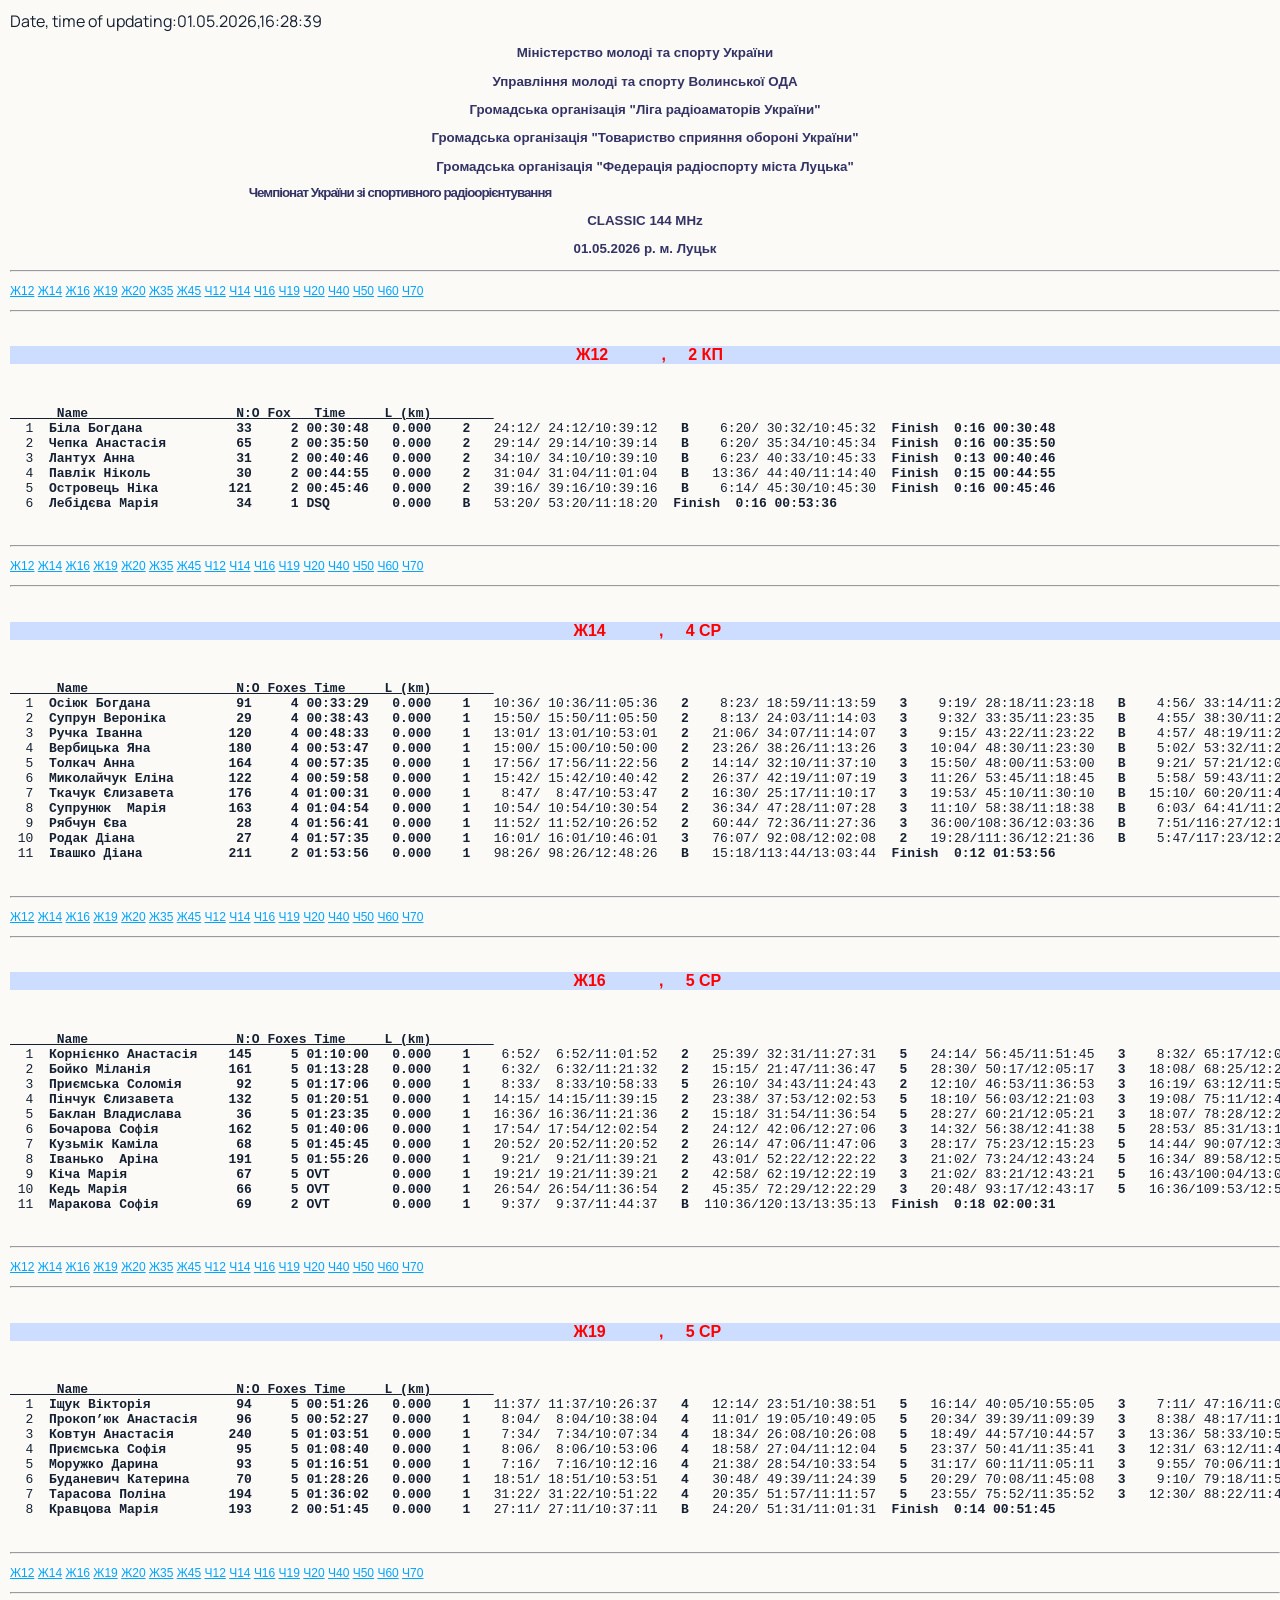
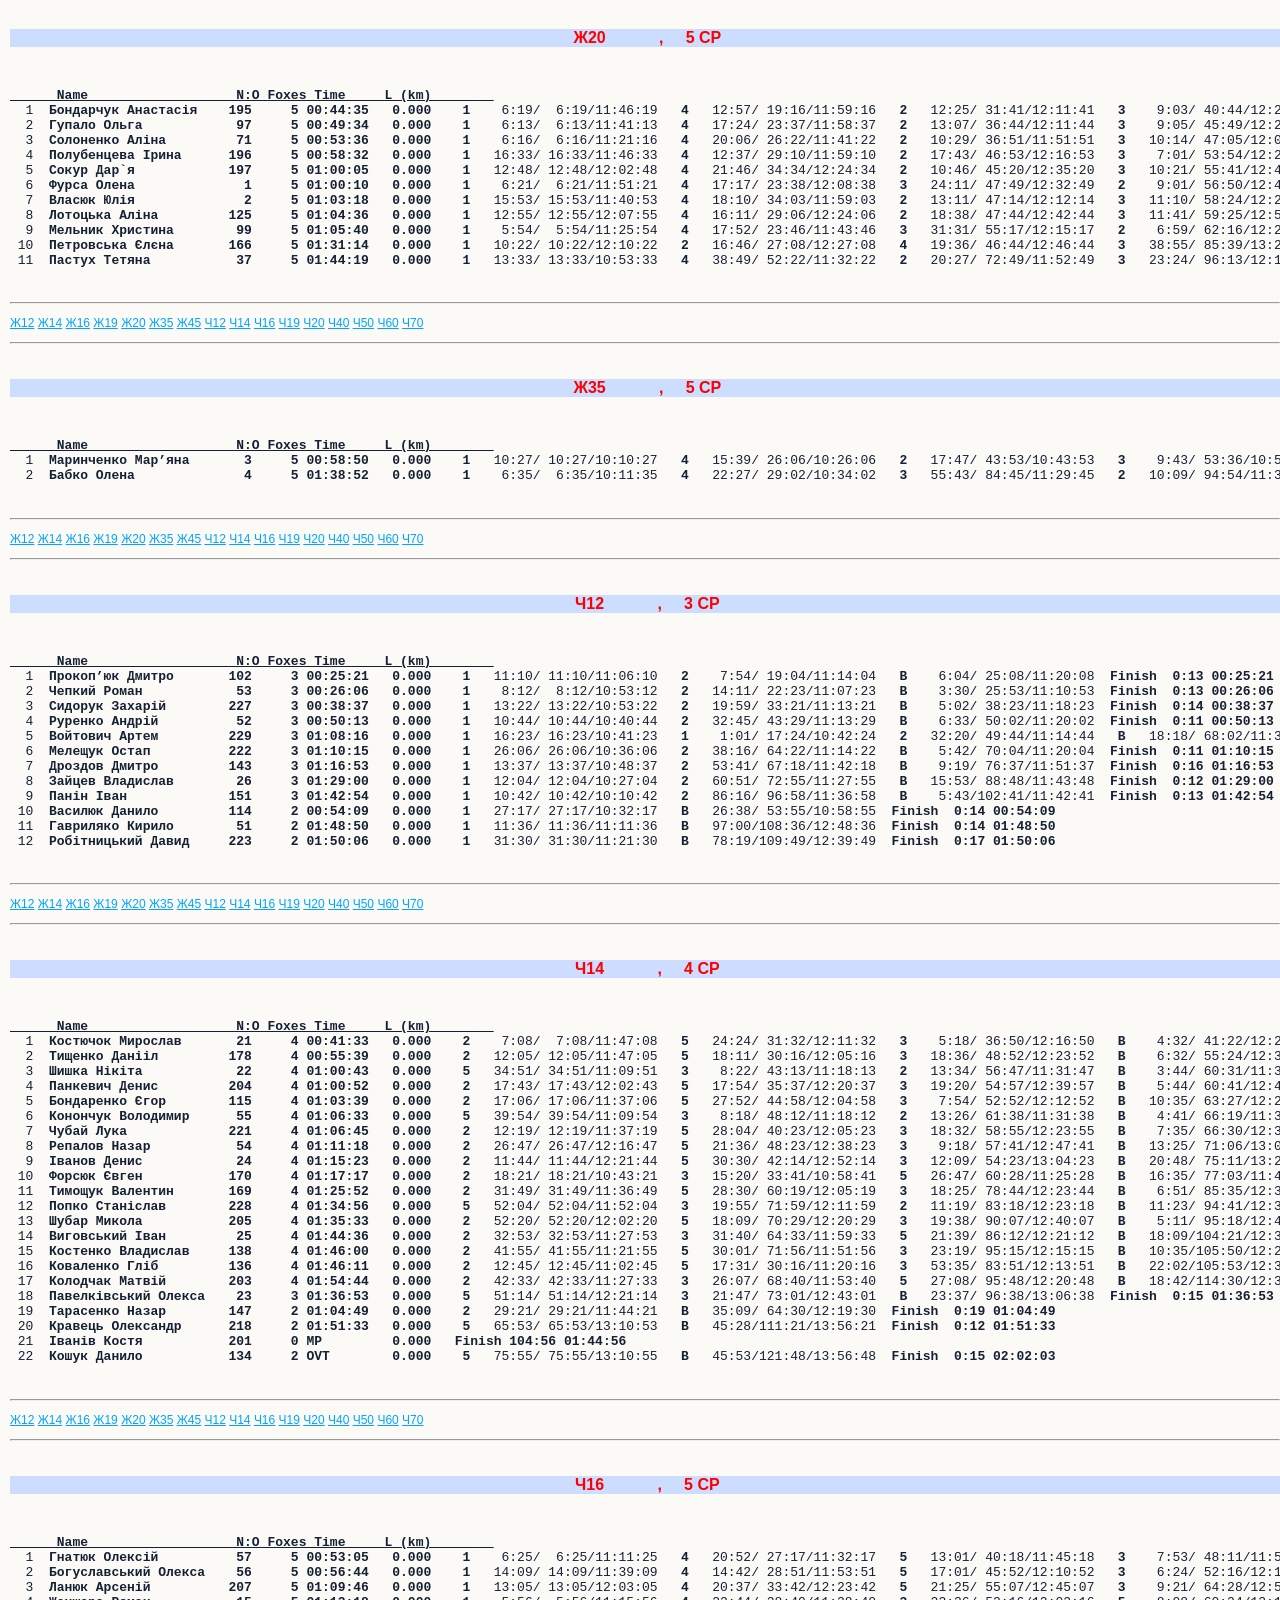
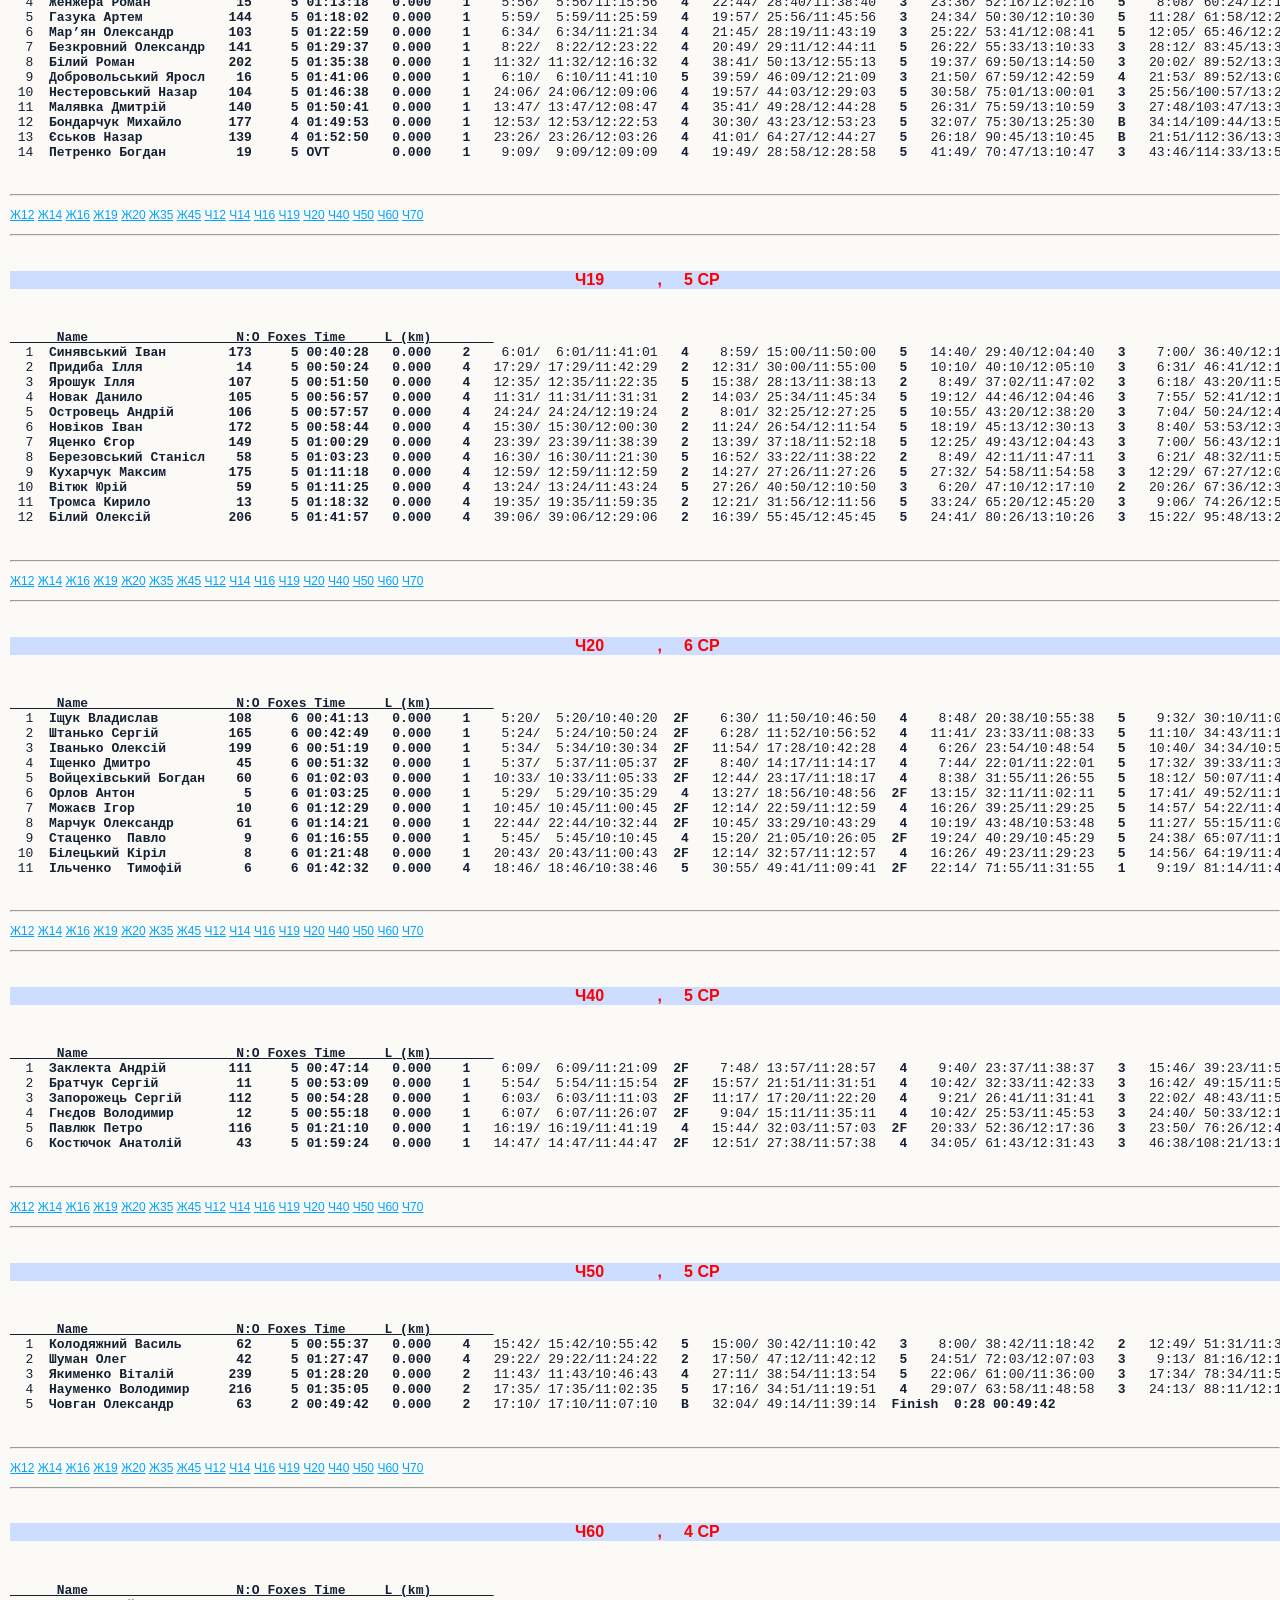
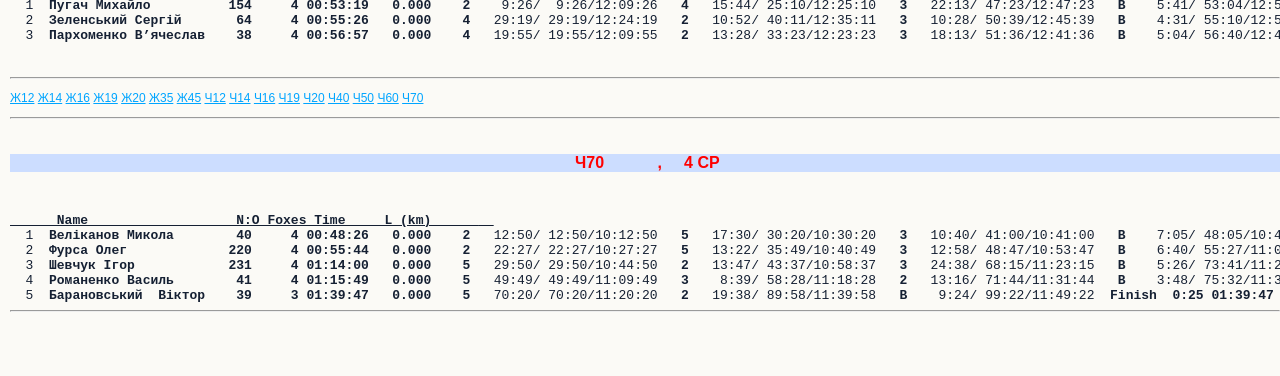
<file: splits/day-2.html>
﻿<html><head>
  <meta charset="UTF-8" />
  <meta name="viewport" content="width=device-width, initial-scale=1.0" />

  <title>split1</title>

  <link rel="preconnect" href="https://fonts.googleapis.com">
  <link rel="preconnect" href="https://fonts.gstatic.com" crossorigin>

  <link href="https://fonts.googleapis.com/css2?family=Manrope:wght@500;700;800;900&display=swap" rel="stylesheet">

  <link rel="stylesheet" href="../style.css" />

  <!-- Google Analytics -->
  <script async src="https://www.googletagmanager.com/gtag/js?id=G-ZE9CFPP07N"></script>
  <script>
    window.dataLayer = window.dataLayer || [];
    function gtag(){dataLayer.push(arguments);}
    gtag('js', new Date());

    gtag('config', 'G-ZE9CFPP07N');
  </script>

</head>
<meta content="text/html; charset=windows-1251" http-equiv="expires" CONTENT="">
<title>split2</title>
<style type="text/css">
body {		margin-left:10;margin-top:10;}
A:hover {color:#FF0000;}
H1  {font-family: Arial, Helvetica, sans-serif;font-size: 10pt;font-weight: bold;color:#333366;text-align: center;}
H2  {font-family: Arial, Helvetica, sans-serif;font-size: 12pt;font-weight: bold;color:red;background:#ccddff;text-align: center;}
H3  {font-family: Arial, Helvetica, sans-serif;font-size: 10pt;font-weight: bold;color:#333366;text-align: center;}
H4  {font-family: Arial, Helvetica, sans-serif;font-size:  9pt;font-weight: bold;color:black;text-align: left;}
P {FONT-SIZE: 9pt; COLOR: #000000; FONT-FAMILY: Arial, Helvetica, sans-serif; TEXT-ALIGN: justify}
.text {FONT-SIZE: 9pt; COLOR: #000000; FONT-FAMILY: Arial, Helvetica, sans-serif; TEXT-ALIGN: justify}
</style>
</head>
<meta name="viewport" content="width=device-width, initial-scale=1.0">
<body link="#00A5ff" vlink="#00A5ff">
Date, time of updating:01.05.2026,16:28:39<H3>Міністерство молоді та спорту України</H3>
<H3>Управління молоді та спорту Волинської ОДА</H3>
<H3>Громадська організація "Ліга радіоаматорів України"</H3>
<H3>Громадська організація "Товариство сприяння обороні України"</H3>
<H3>Громадська організація "Федерація радіоспорту міста Луцька"</H3>
<H1>Чемпіонат України зі спортивного радіоорієнтування</H1>
<H3>CLASSIC 144 MHz</H3>
<H3>01.05.2026 р. м. Луцьк</H3>
<PRE>
<A name=A1></A><HR><P><A href="#A1">Ж12</A> <A href="#A2">Ж14</A> <A href="#A3">Ж16</A> <A href="#A4">Ж19</A> <A href="#A5">Ж20</A> <A href="#A6">Ж35</A> <A href="#A7">Ж45</A> <A href="#A8">Ч12</A> <A href="#A9">Ч14</A> <A href="#A10">Ч16</A> <A href="#A11">Ч19</A> <A href="#A12">Ч20</A> <A href="#A13">Ч40</A> <A href="#A14">Ч50</A> <A href="#A15">Ч60</A> <A href="#A16">Ч70</A> </P><HR>
<H2>  Ж12            ,     2 КП</H2>
<PRE>
<B><U>      Name                   N:O Fox   Time     L (km)      <i>  </i></B></U>
  1  <b>Біла Богдана            33     2 00:30:48   0.000 </b>  <b> 2 </b>  24:12/ 24:12/10:39:12  <b> B </b>   6:20/ 30:32/10:45:32<b>  Finish  0:16 00:30:48  </b>
  2  <b>Чепка Анастасія         65     2 00:35:50   0.000 </b>  <b> 2 </b>  29:14/ 29:14/10:39:14  <b> B </b>   6:20/ 35:34/10:45:34<b>  Finish  0:16 00:35:50  </b>
  3  <b>Лантух Анна             31     2 00:40:46   0.000 </b>  <b> 2 </b>  34:10/ 34:10/10:39:10  <b> B </b>   6:23/ 40:33/10:45:33<b>  Finish  0:13 00:40:46  </b>
  4  <b>Павлік Ніколь           30     2 00:44:55   0.000 </b>  <b> 2 </b>  31:04/ 31:04/11:01:04  <b> B </b>  13:36/ 44:40/11:14:40<b>  Finish  0:15 00:44:55  </b>
  5  <b>Островець Ніка         121     2 00:45:46   0.000 </b>  <b> 2 </b>  39:16/ 39:16/10:39:16  <b> B </b>   6:14/ 45:30/10:45:30<b>  Finish  0:16 00:45:46  </b>
  6  <b>Лебідєва Марія          34     1 DSQ        0.000 </b>  <b> B </b>  53:20/ 53:20/11:18:20<b>  Finish  0:16 00:53:36  </b>
</PRE>
<A name=A2></A><HR><P><A href="#A1">Ж12</A> <A href="#A2">Ж14</A> <A href="#A3">Ж16</A> <A href="#A4">Ж19</A> <A href="#A5">Ж20</A> <A href="#A6">Ж35</A> <A href="#A7">Ж45</A> <A href="#A8">Ч12</A> <A href="#A9">Ч14</A> <A href="#A10">Ч16</A> <A href="#A11">Ч19</A> <A href="#A12">Ч20</A> <A href="#A13">Ч40</A> <A href="#A14">Ч50</A> <A href="#A15">Ч60</A> <A href="#A16">Ч70</A> </P><HR>
<H2>  Ж14            ,     4 CP </H2>
<PRE>
<B><U>      Name                   N:O Foxes Time     L (km)      <i>  </i></B></U>
  1  <b>Осіюк Богдана           91     4 00:33:29   0.000 </b>  <b> 1 </b>  10:36/ 10:36/11:05:36  <b> 2 </b>   8:23/ 18:59/11:13:59  <b> 3 </b>   9:19/ 28:18/11:23:18  <b> B </b>   4:56/ 33:14/11:28:14<b>  Finish  0:15 00:33:29  </b>
  2  <b>Супрун Вероніка         29     4 00:38:43   0.000 </b>  <b> 1 </b>  15:50/ 15:50/11:05:50  <b> 2 </b>   8:13/ 24:03/11:14:03  <b> 3 </b>   9:32/ 33:35/11:23:35  <b> B </b>   4:55/ 38:30/11:28:30<b>  Finish  0:13 00:38:43  </b>
  3  <b>Ручка Іванна           120     4 00:48:33   0.000 </b>  <b> 1 </b>  13:01/ 13:01/10:53:01  <b> 2 </b>  21:06/ 34:07/11:14:07  <b> 3 </b>   9:15/ 43:22/11:23:22  <b> B </b>   4:57/ 48:19/11:28:19<b>  Finish  0:14 00:48:33  </b>
  4  <b>Вербицька Яна          180     4 00:53:47   0.000 </b>  <b> 1 </b>  15:00/ 15:00/10:50:00  <b> 2 </b>  23:26/ 38:26/11:13:26  <b> 3 </b>  10:04/ 48:30/11:23:30  <b> B </b>   5:02/ 53:32/11:28:32<b>  Finish  0:15 00:53:47  </b>
  5  <b>Толкач Анна            164     4 00:57:35   0.000 </b>  <b> 1 </b>  17:56/ 17:56/11:22:56  <b> 2 </b>  14:14/ 32:10/11:37:10  <b> 3 </b>  15:50/ 48:00/11:53:00  <b> B </b>   9:21/ 57:21/12:02:21<b>  Finish  0:14 00:57:35  </b>
  6  <b>Миколайчук Еліна       122     4 00:59:58   0.000 </b>  <b> 1 </b>  15:42/ 15:42/10:40:42  <b> 2 </b>  26:37/ 42:19/11:07:19  <b> 3 </b>  11:26/ 53:45/11:18:45  <b> B </b>   5:58/ 59:43/11:24:43<b>  Finish  0:15 00:59:58  </b>
  7  <b>Ткачук Єлизавета       176     4 01:00:31   0.000 </b>  <b> 1 </b>   8:47/  8:47/10:53:47  <b> 2 </b>  16:30/ 25:17/11:10:17  <b> 3 </b>  19:53/ 45:10/11:30:10  <b> B </b>  15:10/ 60:20/11:45:20<b>  Finish  0:11 01:00:31  </b>
  8  <b>Супрунюк  Марія        163     4 01:04:54   0.000 </b>  <b> 1 </b>  10:54/ 10:54/10:30:54  <b> 2 </b>  36:34/ 47:28/11:07:28  <b> 3 </b>  11:10/ 58:38/11:18:38  <b> B </b>   6:03/ 64:41/11:24:41<b>  Finish  0:13 01:04:54  </b>
  9  <b>Рябчун Єва              28     4 01:56:41   0.000 </b>  <b> 1 </b>  11:52/ 11:52/10:26:52  <b> 2 </b>  60:44/ 72:36/11:27:36  <b> 3 </b>  36:00/108:36/12:03:36  <b> B </b>   7:51/116:27/12:11:27<b>  Finish  0:14 01:56:41  </b>
 10  <b>Родак Діана             27     4 01:57:35   0.000 </b>  <b> 1 </b>  16:01/ 16:01/10:46:01  <b> 3 </b>  76:07/ 92:08/12:02:08  <b> 2 </b>  19:28/111:36/12:21:36  <b> B </b>   5:47/117:23/12:27:23<b>  Finish  0:12 01:57:35  </b>
 11  <b>Івашко Діана           211     2 01:53:56   0.000 </b>  <b> 1 </b>  98:26/ 98:26/12:48:26  <b> B </b>  15:18/113:44/13:03:44<b>  Finish  0:12 01:53:56  </b>
</PRE>
<A name=A3></A><HR><P><A href="#A1">Ж12</A> <A href="#A2">Ж14</A> <A href="#A3">Ж16</A> <A href="#A4">Ж19</A> <A href="#A5">Ж20</A> <A href="#A6">Ж35</A> <A href="#A7">Ж45</A> <A href="#A8">Ч12</A> <A href="#A9">Ч14</A> <A href="#A10">Ч16</A> <A href="#A11">Ч19</A> <A href="#A12">Ч20</A> <A href="#A13">Ч40</A> <A href="#A14">Ч50</A> <A href="#A15">Ч60</A> <A href="#A16">Ч70</A> </P><HR>
<H2>  Ж16            ,     5 CP </H2>
<PRE>
<B><U>      Name                   N:O Foxes Time     L (km)      <i>  </i></B></U>
  1  <b>Корнієнко Анастасія    145     5 01:10:00   0.000 </b>  <b> 1 </b>   6:52/  6:52/11:01:52  <b> 2 </b>  25:39/ 32:31/11:27:31  <b> 5 </b>  24:14/ 56:45/11:51:45  <b> 3 </b>   8:32/ 65:17/12:00:17  <b> B </b>   4:31/ 69:48/12:04:48<b>  Finish  0:12 01:10:00  </b>
  2  <b>Бойко Міланія          161     5 01:13:28   0.000 </b>  <b> 1 </b>   6:32/  6:32/11:21:32  <b> 2 </b>  15:15/ 21:47/11:36:47  <b> 5 </b>  28:30/ 50:17/12:05:17  <b> 3 </b>  18:08/ 68:25/12:23:25  <b> B </b>   4:52/ 73:17/12:28:17<b>  Finish  0:11 01:13:28  </b>
  3  <b>Приємська Соломія       92     5 01:17:06   0.000 </b>  <b> 1 </b>   8:33/  8:33/10:58:33  <b> 5 </b>  26:10/ 34:43/11:24:43  <b> 2 </b>  12:10/ 46:53/11:36:53  <b> 3 </b>  16:19/ 63:12/11:53:12  <b> B </b>  13:42/ 76:54/12:06:54<b>  Finish  0:12 01:17:06  </b>
  4  <b>Пінчук Єлизавета       132     5 01:20:51   0.000 </b>  <b> 1 </b>  14:15/ 14:15/11:39:15  <b> 2 </b>  23:38/ 37:53/12:02:53  <b> 5 </b>  18:10/ 56:03/12:21:03  <b> 3 </b>  19:08/ 75:11/12:40:11  <b> B </b>   5:29/ 80:40/12:45:40<b>  Finish  0:11 01:20:51  </b>
  5  <b>Баклан Владислава       36     5 01:23:35   0.000 </b>  <b> 1 </b>  16:36/ 16:36/11:21:36  <b> 2 </b>  15:18/ 31:54/11:36:54  <b> 5 </b>  28:27/ 60:21/12:05:21  <b> 3 </b>  18:07/ 78:28/12:23:28  <b> B </b>   4:55/ 83:23/12:28:23<b>  Finish  0:12 01:23:35  </b>
  6  <b>Бочарова Софія         162     5 01:40:06   0.000 </b>  <b> 1 </b>  17:54/ 17:54/12:02:54  <b> 2 </b>  24:12/ 42:06/12:27:06  <b> 3 </b>  14:32/ 56:38/12:41:38  <b> 5 </b>  28:53/ 85:31/13:10:31  <b> B </b>  14:22/ 99:53/13:24:53<b>  Finish  0:13 01:40:06  </b>
  7  <b>Кузьмік Каміла          68     5 01:45:45   0.000 </b>  <b> 1 </b>  20:52/ 20:52/11:20:52  <b> 2 </b>  26:14/ 47:06/11:47:06  <b> 3 </b>  28:17/ 75:23/12:15:23  <b> 5 </b>  14:44/ 90:07/12:30:07  <b> B </b>  15:22/105:29/12:45:29<b>  Finish  0:16 01:45:45  </b>
  8  <b>Іванько  Аріна         191     5 01:55:26   0.000 </b>  <b> 1 </b>   9:21/  9:21/11:39:21  <b> 2 </b>  43:01/ 52:22/12:22:22  <b> 3 </b>  21:02/ 73:24/12:43:24  <b> 5 </b>  16:34/ 89:58/12:59:58  <b> B </b>  25:18/115:16/13:25:16<b>  Finish  0:10 01:55:26  </b>
  9  <b>Кіча Марія              67     5 OVT        0.000 </b>  <b> 1 </b>  19:21/ 19:21/11:39:21  <b> 2 </b>  42:58/ 62:19/12:22:19  <b> 3 </b>  21:02/ 83:21/12:43:21  <b> 5 </b>  16:43/100:04/13:00:04  <b> B </b>  25:11/125:15/13:25:15<b>  Finish  0:10 02:05:25  </b>
 10  <b>Кедь Марія              66     5 OVT        0.000 </b>  <b> 1 </b>  26:54/ 26:54/11:36:54  <b> 2 </b>  45:35/ 72:29/12:22:29  <b> 3 </b>  20:48/ 93:17/12:43:17  <b> 5 </b>  16:36/109:53/12:59:53  <b> B </b>  23:44/133:37/13:23:37<b>  Finish  0:10 02:13:47  </b>
 11  <b>Маракова Софія          69     2 OVT        0.000 </b>  <b> 1 </b>   9:37/  9:37/11:44:37  <b> B </b> 110:36/120:13/13:35:13<b>  Finish  0:18 02:00:31  </b>
</PRE>
<A name=A4></A><HR><P><A href="#A1">Ж12</A> <A href="#A2">Ж14</A> <A href="#A3">Ж16</A> <A href="#A4">Ж19</A> <A href="#A5">Ж20</A> <A href="#A6">Ж35</A> <A href="#A7">Ж45</A> <A href="#A8">Ч12</A> <A href="#A9">Ч14</A> <A href="#A10">Ч16</A> <A href="#A11">Ч19</A> <A href="#A12">Ч20</A> <A href="#A13">Ч40</A> <A href="#A14">Ч50</A> <A href="#A15">Ч60</A> <A href="#A16">Ч70</A> </P><HR>
<H2>  Ж19            ,     5 CP </H2>
<PRE>
<B><U>      Name                   N:O Foxes Time     L (km)      <i>  </i></B></U>
  1  <b>Іщук Вікторія           94     5 00:51:26   0.000 </b>  <b> 1 </b>  11:37/ 11:37/10:26:37  <b> 4 </b>  12:14/ 23:51/10:38:51  <b> 5 </b>  16:14/ 40:05/10:55:05  <b> 3 </b>   7:11/ 47:16/11:02:16  <b> B </b>   3:59/ 51:15/11:06:15<b>  Finish  0:11 00:51:26  </b>
  2  <b>Прокоп’юк Анастасія     96     5 00:52:27   0.000 </b>  <b> 1 </b>   8:04/  8:04/10:38:04  <b> 4 </b>  11:01/ 19:05/10:49:05  <b> 5 </b>  20:34/ 39:39/11:09:39  <b> 3 </b>   8:38/ 48:17/11:18:17  <b> B </b>   3:59/ 52:16/11:22:16<b>  Finish  0:11 00:52:27  </b>
  3  <b>Ковтун Анастасія       240     5 01:03:51   0.000 </b>  <b> 1 </b>   7:34/  7:34/10:07:34  <b> 4 </b>  18:34/ 26:08/10:26:08  <b> 5 </b>  18:49/ 44:57/10:44:57  <b> 3 </b>  13:36/ 58:33/10:58:33  <b> B </b>   5:05/ 63:38/11:03:38<b>  Finish  0:13 01:03:51  </b>
  4  <b>Приємська Софія         95     5 01:08:40   0.000 </b>  <b> 1 </b>   8:06/  8:06/10:53:06  <b> 4 </b>  18:58/ 27:04/11:12:04  <b> 5 </b>  23:37/ 50:41/11:35:41  <b> 3 </b>  12:31/ 63:12/11:48:12  <b> B </b>   5:16/ 68:28/11:53:28<b>  Finish  0:12 01:08:40  </b>
  5  <b>Моружко Дарина          93     5 01:16:51   0.000 </b>  <b> 1 </b>   7:16/  7:16/10:12:16  <b> 4 </b>  21:38/ 28:54/10:33:54  <b> 5 </b>  31:17/ 60:11/11:05:11  <b> 3 </b>   9:55/ 70:06/11:15:06  <b> B </b>   6:32/ 76:38/11:21:38<b>  Finish  0:13 01:16:51  </b>
  6  <b>Буданевич Катерина      70     5 01:28:26   0.000 </b>  <b> 1 </b>  18:51/ 18:51/10:53:51  <b> 4 </b>  30:48/ 49:39/11:24:39  <b> 5 </b>  20:29/ 70:08/11:45:08  <b> 3 </b>   9:10/ 79:18/11:54:18  <b> B </b>   8:53/ 88:11/12:03:11<b>  Finish  0:15 01:28:26  </b>
  7  <b>Тарасова Поліна        194     5 01:36:02   0.000 </b>  <b> 1 </b>  31:22/ 31:22/10:51:22  <b> 4 </b>  20:35/ 51:57/11:11:57  <b> 5 </b>  23:55/ 75:52/11:35:52  <b> 3 </b>  12:30/ 88:22/11:48:22  <b> B </b>   7:25/ 95:47/11:55:47<b>  Finish  0:15 01:36:02  </b>
  8  <b>Кравцова Марія         193     2 00:51:45   0.000 </b>  <b> 1 </b>  27:11/ 27:11/10:37:11  <b> B </b>  24:20/ 51:31/11:01:31<b>  Finish  0:14 00:51:45  </b>
</PRE>
<A name=A5></A><HR><P><A href="#A1">Ж12</A> <A href="#A2">Ж14</A> <A href="#A3">Ж16</A> <A href="#A4">Ж19</A> <A href="#A5">Ж20</A> <A href="#A6">Ж35</A> <A href="#A7">Ж45</A> <A href="#A8">Ч12</A> <A href="#A9">Ч14</A> <A href="#A10">Ч16</A> <A href="#A11">Ч19</A> <A href="#A12">Ч20</A> <A href="#A13">Ч40</A> <A href="#A14">Ч50</A> <A href="#A15">Ч60</A> <A href="#A16">Ч70</A> </P><HR>
<H2>  Ж20            ,     5 CP </H2>
<PRE>
<B><U>      Name                   N:O Foxes Time     L (km)      <i>  </i></B></U>
  1  <b>Бондарчук Анастасія    195     5 00:44:35   0.000 </b>  <b> 1 </b>   6:19/  6:19/11:46:19  <b> 4 </b>  12:57/ 19:16/11:59:16  <b> 2 </b>  12:25/ 31:41/12:11:41  <b> 3 </b>   9:03/ 40:44/12:20:44  <b> B </b>   3:40/ 44:24/12:24:24<b>  Finish  0:11 00:44:35  </b>
  2  <b>Гупало Ольга            97     5 00:49:34   0.000 </b>  <b> 1 </b>   6:13/  6:13/11:41:13  <b> 4 </b>  17:24/ 23:37/11:58:37  <b> 2 </b>  13:07/ 36:44/12:11:44  <b> 3 </b>   9:05/ 45:49/12:20:49  <b> B </b>   3:33/ 49:22/12:24:22<b>  Finish  0:12 00:49:34  </b>
  3  <b>Солоненко Аліна         71     5 00:53:36   0.000 </b>  <b> 1 </b>   6:16/  6:16/11:21:16  <b> 4 </b>  20:06/ 26:22/11:41:22  <b> 2 </b>  10:29/ 36:51/11:51:51  <b> 3 </b>  10:14/ 47:05/12:02:05  <b> B </b>   6:19/ 53:24/12:08:24<b>  Finish  0:12 00:53:36  </b>
  4  <b>Полубенцева Ірина      196     5 00:58:32   0.000 </b>  <b> 1 </b>  16:33/ 16:33/11:46:33  <b> 4 </b>  12:37/ 29:10/11:59:10  <b> 2 </b>  17:43/ 46:53/12:16:53  <b> 3 </b>   7:01/ 53:54/12:23:54  <b> B </b>   4:27/ 58:21/12:28:21<b>  Finish  0:11 00:58:32  </b>
  5  <b>Сокур Дар`я            197     5 01:00:05   0.000 </b>  <b> 1 </b>  12:48/ 12:48/12:02:48  <b> 4 </b>  21:46/ 34:34/12:24:34  <b> 2 </b>  10:46/ 45:20/12:35:20  <b> 3 </b>  10:21/ 55:41/12:45:41  <b> B </b>   4:11/ 59:52/12:49:52<b>  Finish  0:13 01:00:05  </b>
  6  <b>Фурса Олена              1     5 01:00:10   0.000 </b>  <b> 1 </b>   6:21/  6:21/11:51:21  <b> 4 </b>  17:17/ 23:38/12:08:38  <b> 3 </b>  24:11/ 47:49/12:32:49  <b> 2 </b>   9:01/ 56:50/12:41:50  <b> B </b>   3:08/ 59:58/12:44:58<b>  Finish  0:12 01:00:10  </b>
  7  <b>Власюк Юлія              2     5 01:03:18   0.000 </b>  <b> 1 </b>  15:53/ 15:53/11:40:53  <b> 4 </b>  18:10/ 34:03/11:59:03  <b> 2 </b>  13:11/ 47:14/12:12:14  <b> 3 </b>  11:10/ 58:24/12:23:24  <b> B </b>   4:42/ 63:06/12:28:06<b>  Finish  0:12 01:03:18  </b>
  8  <b>Лотоцька Аліна         125     5 01:04:36   0.000 </b>  <b> 1 </b>  12:55/ 12:55/12:07:55  <b> 4 </b>  16:11/ 29:06/12:24:06  <b> 2 </b>  18:38/ 47:44/12:42:44  <b> 3 </b>  11:41/ 59:25/12:54:25  <b> B </b>   4:55/ 64:20/12:59:20<b>  Finish  0:16 01:04:36  </b>
  9  <b>Мельник Христина        99     5 01:05:40   0.000 </b>  <b> 1 </b>   5:54/  5:54/11:25:54  <b> 4 </b>  17:52/ 23:46/11:43:46  <b> 3 </b>  31:31/ 55:17/12:15:17  <b> 2 </b>   6:59/ 62:16/12:22:16  <b> B </b>   3:12/ 65:28/12:25:28<b>  Finish  0:12 01:05:40  </b>
 10  <b>Петровська Єлєна       166     5 01:31:14   0.000 </b>  <b> 1 </b>  10:22/ 10:22/12:10:22  <b> 2 </b>  16:46/ 27:08/12:27:08  <b> 4 </b>  19:36/ 46:44/12:46:44  <b> 3 </b>  38:55/ 85:39/13:25:39  <b> B </b>   5:22/ 91:01/13:31:01<b>  Finish  0:13 01:31:14  </b>
 11  <b>Пастух Тетяна           37     5 01:44:19   0.000 </b>  <b> 1 </b>  13:33/ 13:33/10:53:33  <b> 4 </b>  38:49/ 52:22/11:32:22  <b> 2 </b>  20:27/ 72:49/11:52:49  <b> 3 </b>  23:24/ 96:13/12:16:13  <b> B </b>   7:52/104:05/12:24:05<b>  Finish  0:14 01:44:19  </b>
</PRE>
<A name=A6></A><HR><P><A href="#A1">Ж12</A> <A href="#A2">Ж14</A> <A href="#A3">Ж16</A> <A href="#A4">Ж19</A> <A href="#A5">Ж20</A> <A href="#A6">Ж35</A> <A href="#A7">Ж45</A> <A href="#A8">Ч12</A> <A href="#A9">Ч14</A> <A href="#A10">Ч16</A> <A href="#A11">Ч19</A> <A href="#A12">Ч20</A> <A href="#A13">Ч40</A> <A href="#A14">Ч50</A> <A href="#A15">Ч60</A> <A href="#A16">Ч70</A> </P><HR>
<H2>  Ж35            ,     5 CP </H2>
<PRE>
<B><U>      Name                   N:O Foxes Time     L (km)      <i>  </i></B></U>
  1  <b>Маринченко Мар’яна       3     5 00:58:50   0.000 </b>  <b> 1 </b>  10:27/ 10:27/10:10:27  <b> 4 </b>  15:39/ 26:06/10:26:06  <b> 2 </b>  17:47/ 43:53/10:43:53  <b> 3 </b>   9:43/ 53:36/10:53:36  <b> B </b>   5:01/ 58:37/10:58:37<b>  Finish  0:13 00:58:50  </b>
  2  <b>Бабко Олена              4     5 01:38:52   0.000 </b>  <b> 1 </b>   6:35/  6:35/10:11:35  <b> 4 </b>  22:27/ 29:02/10:34:02  <b> 3 </b>  55:43/ 84:45/11:29:45  <b> 2 </b>  10:09/ 94:54/11:39:54  <b> B </b>   3:44/ 98:38/11:43:38<b>  Finish  0:14 01:38:52  </b>
</PRE>
<A name=A8></A><HR><P><A href="#A1">Ж12</A> <A href="#A2">Ж14</A> <A href="#A3">Ж16</A> <A href="#A4">Ж19</A> <A href="#A5">Ж20</A> <A href="#A6">Ж35</A> <A href="#A7">Ж45</A> <A href="#A8">Ч12</A> <A href="#A9">Ч14</A> <A href="#A10">Ч16</A> <A href="#A11">Ч19</A> <A href="#A12">Ч20</A> <A href="#A13">Ч40</A> <A href="#A14">Ч50</A> <A href="#A15">Ч60</A> <A href="#A16">Ч70</A> </P><HR>
<H2>  Ч12            ,     3 CP </H2>
<PRE>
<B><U>      Name                   N:O Foxes Time     L (km)      <i>  </i></B></U>
  1  <b>Прокоп’юк Дмитро       102     3 00:25:21   0.000 </b>  <b> 1 </b>  11:10/ 11:10/11:06:10  <b> 2 </b>   7:54/ 19:04/11:14:04  <b> B </b>   6:04/ 25:08/11:20:08<b>  Finish  0:13 00:25:21  </b>
  2  <b>Чепкий Роман            53     3 00:26:06   0.000 </b>  <b> 1 </b>   8:12/  8:12/10:53:12  <b> 2 </b>  14:11/ 22:23/11:07:23  <b> B </b>   3:30/ 25:53/11:10:53<b>  Finish  0:13 00:26:06  </b>
  3  <b>Сидорук Захарій        227     3 00:38:37   0.000 </b>  <b> 1 </b>  13:22/ 13:22/10:53:22  <b> 2 </b>  19:59/ 33:21/11:13:21  <b> B </b>   5:02/ 38:23/11:18:23<b>  Finish  0:14 00:38:37  </b>
  4  <b>Руренко Андрій          52     3 00:50:13   0.000 </b>  <b> 1 </b>  10:44/ 10:44/10:40:44  <b> 2 </b>  32:45/ 43:29/11:13:29  <b> B </b>   6:33/ 50:02/11:20:02<b>  Finish  0:11 00:50:13  </b>
  5  <b>Войтович Артем         229     3 01:08:16   0.000 </b>  <b> 1 </b>  16:23/ 16:23/10:41:23  <b> 1 </b>   1:01/ 17:24/10:42:24  <b> 2 </b>  32:20/ 49:44/11:14:44  <b> B </b>  18:18/ 68:02/11:33:02<b>  Finish  0:14 01:08:16  </b>
  6  <b>Мелещук Остап          222     3 01:10:15   0.000 </b>  <b> 1 </b>  26:06/ 26:06/10:36:06  <b> 2 </b>  38:16/ 64:22/11:14:22  <b> B </b>   5:42/ 70:04/11:20:04<b>  Finish  0:11 01:10:15  </b>
  7  <b>Дроздов Дмитро         143     3 01:16:53   0.000 </b>  <b> 1 </b>  13:37/ 13:37/10:48:37  <b> 2 </b>  53:41/ 67:18/11:42:18  <b> B </b>   9:19/ 76:37/11:51:37<b>  Finish  0:16 01:16:53  </b>
  8  <b>Зайцев Владислав        26     3 01:29:00   0.000 </b>  <b> 1 </b>  12:04/ 12:04/10:27:04  <b> 2 </b>  60:51/ 72:55/11:27:55  <b> B </b>  15:53/ 88:48/11:43:48<b>  Finish  0:12 01:29:00  </b>
  9  <b>Панін Іван             151     3 01:42:54   0.000 </b>  <b> 1 </b>  10:42/ 10:42/10:10:42  <b> 2 </b>  86:16/ 96:58/11:36:58  <b> B </b>   5:43/102:41/11:42:41<b>  Finish  0:13 01:42:54  </b>
 10  <b>Василюк Данило         114     2 00:54:09   0.000 </b>  <b> 1 </b>  27:17/ 27:17/10:32:17  <b> B </b>  26:38/ 53:55/10:58:55<b>  Finish  0:14 00:54:09  </b>
 11  <b>Гавриляко Кирило        51     2 01:48:50   0.000 </b>  <b> 1 </b>  11:36/ 11:36/11:11:36  <b> B </b>  97:00/108:36/12:48:36<b>  Finish  0:14 01:48:50  </b>
 12  <b>Робітницький Давид     223     2 01:50:06   0.000 </b>  <b> 1 </b>  31:30/ 31:30/11:21:30  <b> B </b>  78:19/109:49/12:39:49<b>  Finish  0:17 01:50:06  </b>
</PRE>
<A name=A9></A><HR><P><A href="#A1">Ж12</A> <A href="#A2">Ж14</A> <A href="#A3">Ж16</A> <A href="#A4">Ж19</A> <A href="#A5">Ж20</A> <A href="#A6">Ж35</A> <A href="#A7">Ж45</A> <A href="#A8">Ч12</A> <A href="#A9">Ч14</A> <A href="#A10">Ч16</A> <A href="#A11">Ч19</A> <A href="#A12">Ч20</A> <A href="#A13">Ч40</A> <A href="#A14">Ч50</A> <A href="#A15">Ч60</A> <A href="#A16">Ч70</A> </P><HR>
<H2>  Ч14            ,     4 CP </H2>
<PRE>
<B><U>      Name                   N:O Foxes Time     L (km)      <i>  </i></B></U>
  1  <b>Костючок Мирослав       21     4 00:41:33   0.000 </b>  <b> 2 </b>   7:08/  7:08/11:47:08  <b> 5 </b>  24:24/ 31:32/12:11:32  <b> 3 </b>   5:18/ 36:50/12:16:50  <b> B </b>   4:32/ 41:22/12:21:22<b>  Finish  0:11 00:41:33  </b>
  2  <b>Тищенко Данііл         178     4 00:55:39   0.000 </b>  <b> 2 </b>  12:05/ 12:05/11:47:05  <b> 5 </b>  18:11/ 30:16/12:05:16  <b> 3 </b>  18:36/ 48:52/12:23:52  <b> B </b>   6:32/ 55:24/12:30:24<b>  Finish  0:15 00:55:39  </b>
  3  <b>Шишка Нікіта            22     4 01:00:43   0.000 </b>  <b> 5 </b>  34:51/ 34:51/11:09:51  <b> 3 </b>   8:22/ 43:13/11:18:13  <b> 2 </b>  13:34/ 56:47/11:31:47  <b> B </b>   3:44/ 60:31/11:35:31<b>  Finish  0:12 01:00:43  </b>
  4  <b>Панкевич Денис         204     4 01:00:52   0.000 </b>  <b> 2 </b>  17:43/ 17:43/12:02:43  <b> 5 </b>  17:54/ 35:37/12:20:37  <b> 3 </b>  19:20/ 54:57/12:39:57  <b> B </b>   5:44/ 60:41/12:45:41<b>  Finish  0:11 01:00:52  </b>
  5  <b>Бондаренко Єгор        115     4 01:03:39   0.000 </b>  <b> 2 </b>  17:06/ 17:06/11:37:06  <b> 5 </b>  27:52/ 44:58/12:04:58  <b> 3 </b>   7:54/ 52:52/12:12:52  <b> B </b>  10:35/ 63:27/12:23:27<b>  Finish  0:12 01:03:39  </b>
  6  <b>Конончук Володимир      55     4 01:06:33   0.000 </b>  <b> 5 </b>  39:54/ 39:54/11:09:54  <b> 3 </b>   8:18/ 48:12/11:18:12  <b> 2 </b>  13:26/ 61:38/11:31:38  <b> B </b>   4:41/ 66:19/11:36:19<b>  Finish  0:14 01:06:33  </b>
  7  <b>Чубай Лука             221     4 01:06:45   0.000 </b>  <b> 2 </b>  12:19/ 12:19/11:37:19  <b> 5 </b>  28:04/ 40:23/12:05:23  <b> 3 </b>  18:32/ 58:55/12:23:55  <b> B </b>   7:35/ 66:30/12:31:30<b>  Finish  0:15 01:06:45  </b>
  8  <b>Репалов Назар           54     4 01:11:18   0.000 </b>  <b> 2 </b>  26:47/ 26:47/12:16:47  <b> 5 </b>  21:36/ 48:23/12:38:23  <b> 3 </b>   9:18/ 57:41/12:47:41  <b> B </b>  13:25/ 71:06/13:01:06<b>  Finish  0:12 01:11:18  </b>
  9  <b>Іванов Денис            24     4 01:15:23   0.000 </b>  <b> 2 </b>  11:44/ 11:44/12:21:44  <b> 5 </b>  30:30/ 42:14/12:52:14  <b> 3 </b>  12:09/ 54:23/13:04:23  <b> B </b>  20:48/ 75:11/13:25:11<b>  Finish  0:12 01:15:23  </b>
 10  <b>Форсюк Євген           170     4 01:17:17   0.000 </b>  <b> 2 </b>  18:21/ 18:21/10:43:21  <b> 3 </b>  15:20/ 33:41/10:58:41  <b> 5 </b>  26:47/ 60:28/11:25:28  <b> B </b>  16:35/ 77:03/11:42:03<b>  Finish  0:14 01:17:17  </b>
 11  <b>Тимощук Валентин       169     4 01:25:52   0.000 </b>  <b> 2 </b>  31:49/ 31:49/11:36:49  <b> 5 </b>  28:30/ 60:19/12:05:19  <b> 3 </b>  18:25/ 78:44/12:23:44  <b> B </b>   6:51/ 85:35/12:30:35<b>  Finish  0:17 01:25:52  </b>
 12  <b>Попко Станіслав        228     4 01:34:56   0.000 </b>  <b> 5 </b>  52:04/ 52:04/11:52:04  <b> 3 </b>  19:55/ 71:59/12:11:59  <b> 2 </b>  11:19/ 83:18/12:23:18  <b> B </b>  11:23/ 94:41/12:34:41<b>  Finish  0:15 01:34:56  </b>
 13  <b>Шубар Микола           205     4 01:35:33   0.000 </b>  <b> 2 </b>  52:20/ 52:20/12:02:20  <b> 5 </b>  18:09/ 70:29/12:20:29  <b> 3 </b>  19:38/ 90:07/12:40:07  <b> B </b>   5:11/ 95:18/12:45:18<b>  Finish  0:15 01:35:33  </b>
 14  <b>Виговський Іван         25     4 01:44:36   0.000 </b>  <b> 2 </b>  32:53/ 32:53/11:27:53  <b> 3 </b>  31:40/ 64:33/11:59:33  <b> 5 </b>  21:39/ 86:12/12:21:12  <b> B </b>  18:09/104:21/12:39:21<b>  Finish  0:15 01:44:36  </b>
 15  <b>Костенко Владислав     138     4 01:46:00   0.000 </b>  <b> 2 </b>  41:55/ 41:55/11:21:55  <b> 5 </b>  30:01/ 71:56/11:51:56  <b> 3 </b>  23:19/ 95:15/12:15:15  <b> B </b>  10:35/105:50/12:25:50<b>  Finish  0:10 01:46:00  </b>
 16  <b>Коваленко Гліб         136     4 01:46:11   0.000 </b>  <b> 2 </b>  12:45/ 12:45/11:02:45  <b> 5 </b>  17:31/ 30:16/11:20:16  <b> 3 </b>  53:35/ 83:51/12:13:51  <b> B </b>  22:02/105:53/12:35:53<b>  Finish  0:18 01:46:11  </b>
 17  <b>Колодчак Матвій        203     4 01:54:44   0.000 </b>  <b> 2 </b>  42:33/ 42:33/11:27:33  <b> 3 </b>  26:07/ 68:40/11:53:40  <b> 5 </b>  27:08/ 95:48/12:20:48  <b> B </b>  18:42/114:30/12:39:30<b>  Finish  0:14 01:54:44  </b>
 18  <b>Павелківський Олекса    23     3 01:36:53   0.000 </b>  <b> 5 </b>  51:14/ 51:14/12:21:14  <b> 3 </b>  21:47/ 73:01/12:43:01  <b> B </b>  23:37/ 96:38/13:06:38<b>  Finish  0:15 01:36:53  </b>
 19  <b>Тарасенко Назар        147     2 01:04:49   0.000 </b>  <b> 2 </b>  29:21/ 29:21/11:44:21  <b> B </b>  35:09/ 64:30/12:19:30<b>  Finish  0:19 01:04:49  </b>
 20  <b>Кравець Олександр      218     2 01:51:33   0.000 </b>  <b> 5 </b>  65:53/ 65:53/13:10:53  <b> B </b>  45:28/111:21/13:56:21<b>  Finish  0:12 01:51:33  </b>
 21  <b>Іванів Костя           201     0 MP         0.000 </b><b>  Finish 104:56 01:44:56  </b>
 22  <b>Кошук Данило           134     2 OVT        0.000 </b>  <b> 5 </b>  75:55/ 75:55/13:10:55  <b> B </b>  45:53/121:48/13:56:48<b>  Finish  0:15 02:02:03  </b>
</PRE>
<A name=A10></A><HR><P><A href="#A1">Ж12</A> <A href="#A2">Ж14</A> <A href="#A3">Ж16</A> <A href="#A4">Ж19</A> <A href="#A5">Ж20</A> <A href="#A6">Ж35</A> <A href="#A7">Ж45</A> <A href="#A8">Ч12</A> <A href="#A9">Ч14</A> <A href="#A10">Ч16</A> <A href="#A11">Ч19</A> <A href="#A12">Ч20</A> <A href="#A13">Ч40</A> <A href="#A14">Ч50</A> <A href="#A15">Ч60</A> <A href="#A16">Ч70</A> </P><HR>
<H2>  Ч16            ,     5 CP </H2>
<PRE>
<B><U>      Name                   N:O Foxes Time     L (km)      <i>  </i></B></U>
  1  <b>Гнатюк Олексій          57     5 00:53:05   0.000 </b>  <b> 1 </b>   6:25/  6:25/11:11:25  <b> 4 </b>  20:52/ 27:17/11:32:17  <b> 5 </b>  13:01/ 40:18/11:45:18  <b> 3 </b>   7:53/ 48:11/11:53:11  <b> B </b>   4:45/ 52:56/11:57:56<b>  Finish  0:09 00:53:05  </b>
  2  <b>Богуславський Олекса    56     5 00:56:44   0.000 </b>  <b> 1 </b>  14:09/ 14:09/11:39:09  <b> 4 </b>  14:42/ 28:51/11:53:51  <b> 5 </b>  17:01/ 45:52/12:10:52  <b> 3 </b>   6:24/ 52:16/12:17:16  <b> B </b>   4:19/ 56:35/12:21:35<b>  Finish  0:09 00:56:44  </b>
  3  <b>Ланюк Арсеній          207     5 01:09:46   0.000 </b>  <b> 1 </b>  13:05/ 13:05/12:03:05  <b> 4 </b>  20:37/ 33:42/12:23:42  <b> 5 </b>  21:25/ 55:07/12:45:07  <b> 3 </b>   9:21/ 64:28/12:54:28  <b> B </b>   5:02/ 69:30/12:59:30<b>  Finish  0:16 01:09:46  </b>
  4  <b>Женжера Роман           15     5 01:13:18   0.000 </b>  <b> 1 </b>   5:56/  5:56/11:15:56  <b> 4 </b>  22:44/ 28:40/11:38:40  <b> 3 </b>  23:36/ 52:16/12:02:16  <b> 5 </b>   8:08/ 60:24/12:10:24  <b> B </b>  12:44/ 73:08/12:23:08<b>  Finish  0:10 01:13:18  </b>
  5  <b>Газука Артем           144     5 01:18:02   0.000 </b>  <b> 1 </b>   5:59/  5:59/11:25:59  <b> 4 </b>  19:57/ 25:56/11:45:56  <b> 3 </b>  24:34/ 50:30/12:10:30  <b> 5 </b>  11:28/ 61:58/12:21:58  <b> B </b>  15:52/ 77:50/12:37:50<b>  Finish  0:12 01:18:02  </b>
  6  <b>Мар’ян Олександр       103     5 01:22:59   0.000 </b>  <b> 1 </b>   6:34/  6:34/11:21:34  <b> 4 </b>  21:45/ 28:19/11:43:19  <b> 3 </b>  25:22/ 53:41/12:08:41  <b> 5 </b>  12:05/ 65:46/12:20:46  <b> B </b>  17:00/ 82:46/12:37:46<b>  Finish  0:13 01:22:59  </b>
  7  <b>Безкровний Олександр   141     5 01:29:37   0.000 </b>  <b> 1 </b>   8:22/  8:22/12:23:22  <b> 4 </b>  20:49/ 29:11/12:44:11  <b> 5 </b>  26:22/ 55:33/13:10:33  <b> 3 </b>  28:12/ 83:45/13:38:45  <b> B </b>   5:42/ 89:27/13:44:27<b>  Finish  0:10 01:29:37  </b>
  8  <b>Білий Роман            202     5 01:35:38   0.000 </b>  <b> 1 </b>  11:32/ 11:32/12:16:32  <b> 4 </b>  38:41/ 50:13/12:55:13  <b> 5 </b>  19:37/ 69:50/13:14:50  <b> 3 </b>  20:02/ 89:52/13:34:52  <b> B </b>   5:35/ 95:27/13:40:27<b>  Finish  0:11 01:35:38  </b>
  9  <b>Добровольський Яросл    16     5 01:41:06   0.000 </b>  <b> 1 </b>   6:10/  6:10/11:41:10  <b> 5 </b>  39:59/ 46:09/12:21:09  <b> 3 </b>  21:50/ 67:59/12:42:59  <b> 4 </b>  21:53/ 89:52/13:04:52  <b> B </b>  10:59/100:51/13:15:51<b>  Finish  0:15 01:41:06  </b>
 10  <b>Нестеровський Назар    104     5 01:46:38   0.000 </b>  <b> 1 </b>  24:06/ 24:06/12:09:06  <b> 4 </b>  19:57/ 44:03/12:29:03  <b> 5 </b>  30:58/ 75:01/13:00:01  <b> 3 </b>  25:56/100:57/13:25:57  <b> B </b>   5:29/106:26/13:31:26<b>  Finish  0:12 01:46:38  </b>
 11  <b>Малявка Дмитрій        140     5 01:50:41   0.000 </b>  <b> 1 </b>  13:47/ 13:47/12:08:47  <b> 4 </b>  35:41/ 49:28/12:44:28  <b> 5 </b>  26:31/ 75:59/13:10:59  <b> 3 </b>  27:48/103:47/13:38:47  <b> B </b>   6:41/110:28/13:45:28<b>  Finish  0:13 01:50:41  </b>
 12  <b>Бондарчук Михайло      177     4 01:49:53   0.000 </b>  <b> 1 </b>  12:53/ 12:53/12:22:53  <b> 4 </b>  30:30/ 43:23/12:53:23  <b> 5 </b>  32:07/ 75:30/13:25:30  <b> B </b>  34:14/109:44/13:59:44<b>  Finish  0:09 01:49:53  </b>
 13  <b>Єськов Назар           139     4 01:52:50   0.000 </b>  <b> 1 </b>  23:26/ 23:26/12:03:26  <b> 4 </b>  41:01/ 64:27/12:44:27  <b> 5 </b>  26:18/ 90:45/13:10:45  <b> B </b>  21:51/112:36/13:32:36<b>  Finish  0:14 01:52:50  </b>
 14  <b>Петренко Богдан         19     5 OVT        0.000 </b>  <b> 1 </b>   9:09/  9:09/12:09:09  <b> 4 </b>  19:49/ 28:58/12:28:58  <b> 5 </b>  41:49/ 70:47/13:10:47  <b> 3 </b>  43:46/114:33/13:54:33  <b> B </b>  10:37/125:10/14:05:10<b>  Finish  0:11 02:05:21  </b>
</PRE>
<A name=A11></A><HR><P><A href="#A1">Ж12</A> <A href="#A2">Ж14</A> <A href="#A3">Ж16</A> <A href="#A4">Ж19</A> <A href="#A5">Ж20</A> <A href="#A6">Ж35</A> <A href="#A7">Ж45</A> <A href="#A8">Ч12</A> <A href="#A9">Ч14</A> <A href="#A10">Ч16</A> <A href="#A11">Ч19</A> <A href="#A12">Ч20</A> <A href="#A13">Ч40</A> <A href="#A14">Ч50</A> <A href="#A15">Ч60</A> <A href="#A16">Ч70</A> </P><HR>
<H2>  Ч19            ,     5 CP </H2>
<PRE>
<B><U>      Name                   N:O Foxes Time     L (km)      <i>  </i></B></U>
  1  <b>Синявський Іван        173     5 00:40:28   0.000 </b>  <b> 2 </b>   6:01/  6:01/11:41:01  <b> 4 </b>   8:59/ 15:00/11:50:00  <b> 5 </b>  14:40/ 29:40/12:04:40  <b> 3 </b>   7:00/ 36:40/12:11:40  <b> B </b>   3:38/ 40:18/12:15:18<b>  Finish  0:10 00:40:28  </b>
  2  <b>Придиба Ілля            14     5 00:50:24   0.000 </b>  <b> 4 </b>  17:29/ 17:29/11:42:29  <b> 2 </b>  12:31/ 30:00/11:55:00  <b> 5 </b>  10:10/ 40:10/12:05:10  <b> 3 </b>   6:31/ 46:41/12:11:41  <b> B </b>   3:31/ 50:12/12:15:12<b>  Finish  0:12 00:50:24  </b>
  3  <b>Ярошук Ілля            107     5 00:51:50   0.000 </b>  <b> 4 </b>  12:35/ 12:35/11:22:35  <b> 5 </b>  15:38/ 28:13/11:38:13  <b> 2 </b>   8:49/ 37:02/11:47:02  <b> 3 </b>   6:18/ 43:20/11:53:20  <b> B </b>   8:17/ 51:37/12:01:37<b>  Finish  0:13 00:51:50  </b>
  4  <b>Новак Данило           105     5 00:56:57   0.000 </b>  <b> 4 </b>  11:31/ 11:31/11:31:31  <b> 2 </b>  14:03/ 25:34/11:45:34  <b> 5 </b>  19:12/ 44:46/12:04:46  <b> 3 </b>   7:55/ 52:41/12:12:41  <b> B </b>   4:05/ 56:46/12:16:46<b>  Finish  0:11 00:56:57  </b>
  5  <b>Островець Андрій       106     5 00:57:57   0.000 </b>  <b> 4 </b>  24:24/ 24:24/12:19:24  <b> 2 </b>   8:01/ 32:25/12:27:25  <b> 5 </b>  10:55/ 43:20/12:38:20  <b> 3 </b>   7:04/ 50:24/12:45:24  <b> B </b>   7:24/ 57:48/12:52:48<b>  Finish  0:09 00:57:57  </b>
  6  <b>Новіков Іван           172     5 00:58:44   0.000 </b>  <b> 4 </b>  15:30/ 15:30/12:00:30  <b> 2 </b>  11:24/ 26:54/12:11:54  <b> 5 </b>  18:19/ 45:13/12:30:13  <b> 3 </b>   8:40/ 53:53/12:38:53  <b> B </b>   4:37/ 58:30/12:43:30<b>  Finish  0:14 00:58:44  </b>
  7  <b>Яценко Єгор            149     5 01:00:29   0.000 </b>  <b> 4 </b>  23:39/ 23:39/11:38:39  <b> 2 </b>  13:39/ 37:18/11:52:18  <b> 5 </b>  12:25/ 49:43/12:04:43  <b> 3 </b>   7:00/ 56:43/12:11:43  <b> B </b>   3:36/ 60:19/12:15:19<b>  Finish  0:10 01:00:29  </b>
  8  <b>Березовський Станісл    58     5 01:03:23   0.000 </b>  <b> 4 </b>  16:30/ 16:30/11:21:30  <b> 5 </b>  16:52/ 33:22/11:38:22  <b> 2 </b>   8:49/ 42:11/11:47:11  <b> 3 </b>   6:21/ 48:32/11:53:32  <b> B </b>  14:38/ 63:10/12:08:10<b>  Finish  0:13 01:03:23  </b>
  9  <b>Кухарчук Максим        175     5 01:11:18   0.000 </b>  <b> 4 </b>  12:59/ 12:59/11:12:59  <b> 2 </b>  14:27/ 27:26/11:27:26  <b> 5 </b>  27:32/ 54:58/11:54:58  <b> 3 </b>  12:29/ 67:27/12:07:27  <b> B </b>   3:41/ 71:08/12:11:08<b>  Finish  0:10 01:11:18  </b>
 10  <b>Вітюк Юрій              59     5 01:11:25   0.000 </b>  <b> 4 </b>  13:24/ 13:24/11:43:24  <b> 5 </b>  27:26/ 40:50/12:10:50  <b> 3 </b>   6:20/ 47:10/12:17:10  <b> 2 </b>  20:26/ 67:36/12:37:36  <b> B </b>   3:39/ 71:15/12:41:15<b>  Finish  0:10 01:11:25  </b>
 11  <b>Тромса Кирило           13     5 01:18:32   0.000 </b>  <b> 4 </b>  19:35/ 19:35/11:59:35  <b> 2 </b>  12:21/ 31:56/12:11:56  <b> 5 </b>  33:24/ 65:20/12:45:20  <b> 3 </b>   9:06/ 74:26/12:54:26  <b> B </b>   3:53/ 78:19/12:58:19<b>  Finish  0:13 01:18:32  </b>
 12  <b>Білий Олексій          206     5 01:41:57   0.000 </b>  <b> 4 </b>  39:06/ 39:06/12:29:06  <b> 2 </b>  16:39/ 55:45/12:45:45  <b> 5 </b>  24:41/ 80:26/13:10:26  <b> 3 </b>  15:22/ 95:48/13:25:48  <b> B </b>   5:50/101:38/13:31:38<b>  Finish  0:19 01:41:57  </b>
</PRE>
<A name=A12></A><HR><P><A href="#A1">Ж12</A> <A href="#A2">Ж14</A> <A href="#A3">Ж16</A> <A href="#A4">Ж19</A> <A href="#A5">Ж20</A> <A href="#A6">Ж35</A> <A href="#A7">Ж45</A> <A href="#A8">Ч12</A> <A href="#A9">Ч14</A> <A href="#A10">Ч16</A> <A href="#A11">Ч19</A> <A href="#A12">Ч20</A> <A href="#A13">Ч40</A> <A href="#A14">Ч50</A> <A href="#A15">Ч60</A> <A href="#A16">Ч70</A> </P><HR>
<H2>  Ч20            ,     6 CP </H2>
<PRE>
<B><U>      Name                   N:O Foxes Time     L (km)      <i>  </i></B></U>
  1  <b>Іщук Владислав         108     6 00:41:13   0.000 </b>  <b> 1 </b>   5:20/  5:20/10:40:20  <b>2F </b>   6:30/ 11:50/10:46:50  <b> 4 </b>   8:48/ 20:38/10:55:38  <b> 5 </b>   9:32/ 30:10/11:05:10  <b> 3 </b>   8:01/ 38:11/11:13:11  <b> B </b>   2:52/ 41:03/11:16:03<b>  Finish  0:10 00:41:13  </b>
  2  <b>Штанько Сергій         165     6 00:42:49   0.000 </b>  <b> 1 </b>   5:24/  5:24/10:50:24  <b>2F </b>   6:28/ 11:52/10:56:52  <b> 4 </b>  11:41/ 23:33/11:08:33  <b> 5 </b>  11:10/ 34:43/11:19:43  <b> 3 </b>   4:42/ 39:25/11:24:25  <b> B </b>   3:13/ 42:38/11:27:38<b>  Finish  0:11 00:42:49  </b>
  3  <b>Іванько Олексій        199     6 00:51:19   0.000 </b>  <b> 1 </b>   5:34/  5:34/10:30:34  <b>2F </b>  11:54/ 17:28/10:42:28  <b> 4 </b>   6:26/ 23:54/10:48:54  <b> 5 </b>  10:40/ 34:34/10:59:34  <b> 3 </b>  13:27/ 48:01/11:13:01  <b> B </b>   3:07/ 51:08/11:16:08<b>  Finish  0:11 00:51:19  </b>
  4  <b>Іщенко Дмитро           45     6 00:51:32   0.000 </b>  <b> 1 </b>   5:37/  5:37/11:05:37  <b>2F </b>   8:40/ 14:17/11:14:17  <b> 4 </b>   7:44/ 22:01/11:22:01  <b> 5 </b>  17:32/ 39:33/11:39:33  <b> 3 </b>   8:38/ 48:11/11:48:11  <b> B </b>   3:11/ 51:22/11:51:22<b>  Finish  0:10 00:51:32  </b>
  5  <b>Войцехівський Богдан    60     6 01:02:03   0.000 </b>  <b> 1 </b>  10:33/ 10:33/11:05:33  <b>2F </b>  12:44/ 23:17/11:18:17  <b> 4 </b>   8:38/ 31:55/11:26:55  <b> 5 </b>  18:12/ 50:07/11:45:07  <b> 3 </b>   7:57/ 58:04/11:53:04  <b> B </b>   3:49/ 61:53/11:56:53<b>  Finish  0:10 01:02:03  </b>
  6  <b>Орлов Антон              5     6 01:03:25   0.000 </b>  <b> 1 </b>   5:29/  5:29/10:35:29  <b> 4 </b>  13:27/ 18:56/10:48:56  <b>2F </b>  13:15/ 32:11/11:02:11  <b> 5 </b>  17:41/ 49:52/11:19:52  <b> 3 </b>   9:30/ 59:22/11:29:22  <b> B </b>   3:51/ 63:13/11:33:13<b>  Finish  0:12 01:03:25  </b>
  7  <b>Можаєв Ігор             10     6 01:12:29   0.000 </b>  <b> 1 </b>  10:45/ 10:45/11:00:45  <b>2F </b>  12:14/ 22:59/11:12:59  <b> 4 </b>  16:26/ 39:25/11:29:25  <b> 5 </b>  14:57/ 54:22/11:44:22  <b> 3 </b>   9:07/ 63:29/11:53:29  <b> B </b>   8:49/ 72:18/12:02:18<b>  Finish  0:11 01:12:29  </b>
  8  <b>Марчук Олександр        61     6 01:14:21   0.000 </b>  <b> 1 </b>  22:44/ 22:44/10:32:44  <b>2F </b>  10:45/ 33:29/10:43:29  <b> 4 </b>  10:19/ 43:48/10:53:48  <b> 5 </b>  11:27/ 55:15/11:05:15  <b> 3 </b>  12:28/ 67:43/11:17:43  <b> B </b>   6:24/ 74:07/11:24:07<b>  Finish  0:14 01:14:21  </b>
  9  <b>Стаценко  Павло          9     6 01:16:55   0.000 </b>  <b> 1 </b>   5:45/  5:45/10:10:45  <b> 4 </b>  15:20/ 21:05/10:26:05  <b>2F </b>  19:24/ 40:29/10:45:29  <b> 5 </b>  24:38/ 65:07/11:10:07  <b> 3 </b>   7:48/ 72:55/11:17:55  <b> B </b>   3:48/ 76:43/11:21:43<b>  Finish  0:12 01:16:55  </b>
 10  <b>Білецький Кіріл          8     6 01:21:48   0.000 </b>  <b> 1 </b>  20:43/ 20:43/11:00:43  <b>2F </b>  12:14/ 32:57/11:12:57  <b> 4 </b>  16:26/ 49:23/11:29:23  <b> 5 </b>  14:56/ 64:19/11:44:19  <b> 3 </b>   9:09/ 73:28/11:53:28  <b> B </b>   8:07/ 81:35/12:01:35<b>  Finish  0:13 01:21:48  </b>
 11  <b>Ільченко  Тимофій        6     6 01:42:32   0.000 </b>  <b> 4 </b>  18:46/ 18:46/10:38:46  <b> 5 </b>  30:55/ 49:41/11:09:41  <b>2F </b>  22:14/ 71:55/11:31:55  <b> 1 </b>   9:19/ 81:14/11:41:14  <b> 3 </b>  12:03/ 93:17/11:53:17  <b> B </b>   9:03/102:20/12:02:20<b>  Finish  0:12 01:42:32  </b>
</PRE>
<A name=A13></A><HR><P><A href="#A1">Ж12</A> <A href="#A2">Ж14</A> <A href="#A3">Ж16</A> <A href="#A4">Ж19</A> <A href="#A5">Ж20</A> <A href="#A6">Ж35</A> <A href="#A7">Ж45</A> <A href="#A8">Ч12</A> <A href="#A9">Ч14</A> <A href="#A10">Ч16</A> <A href="#A11">Ч19</A> <A href="#A12">Ч20</A> <A href="#A13">Ч40</A> <A href="#A14">Ч50</A> <A href="#A15">Ч60</A> <A href="#A16">Ч70</A> </P><HR>
<H2>  Ч40            ,     5 CP </H2>
<PRE>
<B><U>      Name                   N:O Foxes Time     L (km)      <i>  </i></B></U>
  1  <b>Заклекта Андрій        111     5 00:47:14   0.000 </b>  <b> 1 </b>   6:09/  6:09/11:21:09  <b>2F </b>   7:48/ 13:57/11:28:57  <b> 4 </b>   9:40/ 23:37/11:38:37  <b> 3 </b>  15:46/ 39:23/11:54:23  <b> B </b>   7:36/ 46:59/12:01:59<b>  Finish  0:15 00:47:14  </b>
  2  <b>Братчук Сергій          11     5 00:53:09   0.000 </b>  <b> 1 </b>   5:54/  5:54/11:15:54  <b>2F </b>  15:57/ 21:51/11:31:51  <b> 4 </b>  10:42/ 32:33/11:42:33  <b> 3 </b>  16:42/ 49:15/11:59:15  <b> B </b>   3:41/ 52:56/12:02:56<b>  Finish  0:13 00:53:09  </b>
  3  <b>Запорожець Сергій      112     5 00:54:28   0.000 </b>  <b> 1 </b>   6:03/  6:03/11:11:03  <b>2F </b>  11:17/ 17:20/11:22:20  <b> 4 </b>   9:21/ 26:41/11:31:41  <b> 3 </b>  22:02/ 48:43/11:53:43  <b> B </b>   5:32/ 54:15/11:59:15<b>  Finish  0:13 00:54:28  </b>
  4  <b>Гнєдов Володимир        12     5 00:55:18   0.000 </b>  <b> 1 </b>   6:07/  6:07/11:26:07  <b>2F </b>   9:04/ 15:11/11:35:11  <b> 4 </b>  10:42/ 25:53/11:45:53  <b> 3 </b>  24:40/ 50:33/12:10:33  <b> B </b>   4:32/ 55:05/12:15:05<b>  Finish  0:13 00:55:18  </b>
  5  <b>Павлюк Петро           116     5 01:21:10   0.000 </b>  <b> 1 </b>  16:19/ 16:19/11:41:19  <b> 4 </b>  15:44/ 32:03/11:57:03  <b>2F </b>  20:33/ 52:36/12:17:36  <b> 3 </b>  23:50/ 76:26/12:41:26  <b> B </b>   4:34/ 81:00/12:46:00<b>  Finish  0:10 01:21:10  </b>
  6  <b>Костючок Анатолій       43     5 01:59:24   0.000 </b>  <b> 1 </b>  14:47/ 14:47/11:44:47  <b>2F </b>  12:51/ 27:38/11:57:38  <b> 4 </b>  34:05/ 61:43/12:31:43  <b> 3 </b>  46:38/108:21/13:18:21  <b> B </b>  10:49/119:10/13:29:10<b>  Finish  0:14 01:59:24  </b>
</PRE>
<A name=A14></A><HR><P><A href="#A1">Ж12</A> <A href="#A2">Ж14</A> <A href="#A3">Ж16</A> <A href="#A4">Ж19</A> <A href="#A5">Ж20</A> <A href="#A6">Ж35</A> <A href="#A7">Ж45</A> <A href="#A8">Ч12</A> <A href="#A9">Ч14</A> <A href="#A10">Ч16</A> <A href="#A11">Ч19</A> <A href="#A12">Ч20</A> <A href="#A13">Ч40</A> <A href="#A14">Ч50</A> <A href="#A15">Ч60</A> <A href="#A16">Ч70</A> </P><HR>
<H2>  Ч50            ,     5 CP </H2>
<PRE>
<B><U>      Name                   N:O Foxes Time     L (km)      <i>  </i></B></U>
  1  <b>Колодяжний Василь       62     5 00:55:37   0.000 </b>  <b> 4 </b>  15:42/ 15:42/10:55:42  <b> 5 </b>  15:00/ 30:42/11:10:42  <b> 3 </b>   8:00/ 38:42/11:18:42  <b> 2 </b>  12:49/ 51:31/11:31:31  <b> B </b>   3:54/ 55:25/11:35:25<b>  Finish  0:12 00:55:37  </b>
  2  <b>Шуман Олег              42     5 01:27:47   0.000 </b>  <b> 4 </b>  29:22/ 29:22/11:24:22  <b> 2 </b>  17:50/ 47:12/11:42:12  <b> 5 </b>  24:51/ 72:03/12:07:03  <b> 3 </b>   9:13/ 81:16/12:16:16  <b> B </b>   6:16/ 87:32/12:22:32<b>  Finish  0:15 01:27:47  </b>
  3  <b>Якименко Віталій       239     5 01:28:20   0.000 </b>  <b> 2 </b>  11:43/ 11:43/10:46:43  <b> 4 </b>  27:11/ 38:54/11:13:54  <b> 5 </b>  22:06/ 61:00/11:36:00  <b> 3 </b>  17:34/ 78:34/11:53:34  <b> B </b>   9:32/ 88:06/12:03:06<b>  Finish  0:14 01:28:20  </b>
  4  <b>Науменко Володимир     216     5 01:35:05   0.000 </b>  <b> 2 </b>  17:35/ 17:35/11:02:35  <b> 5 </b>  17:16/ 34:51/11:19:51  <b> 4 </b>  29:07/ 63:58/11:48:58  <b> 3 </b>  24:13/ 88:11/12:13:11  <b> B </b>   6:41/ 94:52/12:19:52<b>  Finish  0:13 01:35:05  </b>
  5  <b>Човган Олександр        63     2 00:49:42   0.000 </b>  <b> 2 </b>  17:10/ 17:10/11:07:10  <b> B </b>  32:04/ 49:14/11:39:14<b>  Finish  0:28 00:49:42  </b>
</PRE>
<A name=A15></A><HR><P><A href="#A1">Ж12</A> <A href="#A2">Ж14</A> <A href="#A3">Ж16</A> <A href="#A4">Ж19</A> <A href="#A5">Ж20</A> <A href="#A6">Ж35</A> <A href="#A7">Ж45</A> <A href="#A8">Ч12</A> <A href="#A9">Ч14</A> <A href="#A10">Ч16</A> <A href="#A11">Ч19</A> <A href="#A12">Ч20</A> <A href="#A13">Ч40</A> <A href="#A14">Ч50</A> <A href="#A15">Ч60</A> <A href="#A16">Ч70</A> </P><HR>
<H2>  Ч60            ,     4 CP </H2>
<PRE>
<B><U>      Name                   N:O Foxes Time     L (km)      <i>  </i></B></U>
  1  <b>Пугач Михайло          154     4 00:53:19   0.000 </b>  <b> 2 </b>   9:26/  9:26/12:09:26  <b> 4 </b>  15:44/ 25:10/12:25:10  <b> 3 </b>  22:13/ 47:23/12:47:23  <b> B </b>   5:41/ 53:04/12:53:04<b>  Finish  0:15 00:53:19  </b>
  2  <b>Зеленський Сергій       64     4 00:55:26   0.000 </b>  <b> 4 </b>  29:19/ 29:19/12:24:19  <b> 2 </b>  10:52/ 40:11/12:35:11  <b> 3 </b>  10:28/ 50:39/12:45:39  <b> B </b>   4:31/ 55:10/12:50:10<b>  Finish  0:16 00:55:26  </b>
  3  <b>Пархоменко В’ячеслав    38     4 00:56:57   0.000 </b>  <b> 4 </b>  19:55/ 19:55/12:09:55  <b> 2 </b>  13:28/ 33:23/12:23:23  <b> 3 </b>  18:13/ 51:36/12:41:36  <b> B </b>   5:04/ 56:40/12:46:40<b>  Finish  0:17 00:56:57  </b>
</PRE>
<A name=A16></A><HR><P><A href="#A1">Ж12</A> <A href="#A2">Ж14</A> <A href="#A3">Ж16</A> <A href="#A4">Ж19</A> <A href="#A5">Ж20</A> <A href="#A6">Ж35</A> <A href="#A7">Ж45</A> <A href="#A8">Ч12</A> <A href="#A9">Ч14</A> <A href="#A10">Ч16</A> <A href="#A11">Ч19</A> <A href="#A12">Ч20</A> <A href="#A13">Ч40</A> <A href="#A14">Ч50</A> <A href="#A15">Ч60</A> <A href="#A16">Ч70</A> </P><HR>
<H2>  Ч70            ,     4 CP </H2>
<PRE>
<B><U>      Name                   N:O Foxes Time     L (km)      <i>  </i></B></U>
  1  <b>Веліканов Микола        40     4 00:48:26   0.000 </b>  <b> 2 </b>  12:50/ 12:50/10:12:50  <b> 5 </b>  17:30/ 30:20/10:30:20  <b> 3 </b>  10:40/ 41:00/10:41:00  <b> B </b>   7:05/ 48:05/10:48:05<b>  Finish  0:21 00:48:26  </b>
  2  <b>Фурса Олег             220     4 00:55:44   0.000 </b>  <b> 2 </b>  22:27/ 22:27/10:27:27  <b> 5 </b>  13:22/ 35:49/10:40:49  <b> 3 </b>  12:58/ 48:47/10:53:47  <b> B </b>   6:40/ 55:27/11:00:27<b>  Finish  0:17 00:55:44  </b>
  3  <b>Шевчук Ігор            231     4 01:14:00   0.000 </b>  <b> 5 </b>  29:50/ 29:50/10:44:50  <b> 2 </b>  13:47/ 43:37/10:58:37  <b> 3 </b>  24:38/ 68:15/11:23:15  <b> B </b>   5:26/ 73:41/11:28:41<b>  Finish  0:19 01:14:00  </b>
  4  <b>Романенко Василь        41     4 01:15:49   0.000 </b>  <b> 5 </b>  49:49/ 49:49/11:09:49  <b> 3 </b>   8:39/ 58:28/11:18:28  <b> 2 </b>  13:16/ 71:44/11:31:44  <b> B </b>   3:48/ 75:32/11:35:32<b>  Finish  0:17 01:15:49  </b>
  5  <b>Барановський  Віктор    39     3 01:39:47   0.000 </b>  <b> 5 </b>  70:20/ 70:20/11:20:20  <b> 2 </b>  19:38/ 89:58/11:39:58  <b> B </b>   9:24/ 99:22/11:49:22<b>  Finish  0:25 01:39:47  </b>
<HR>
</body>
</html>
</file>
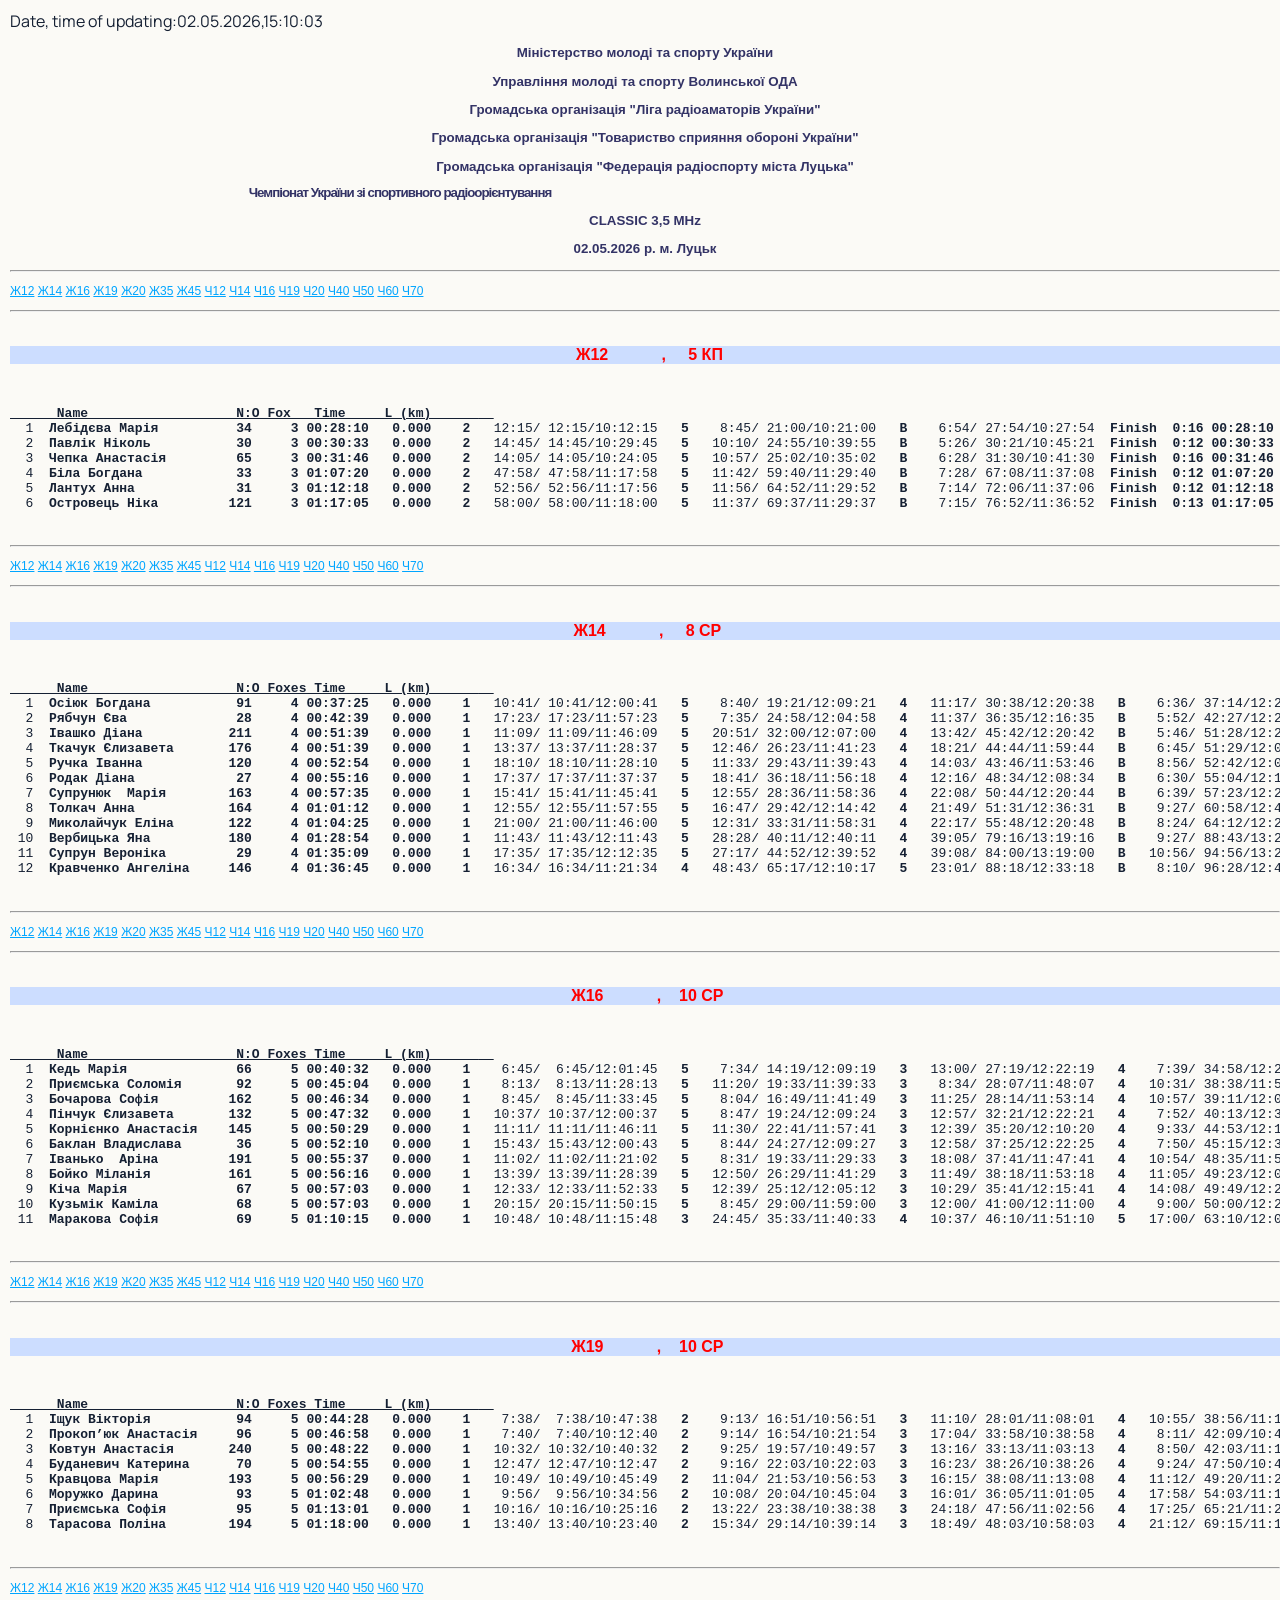
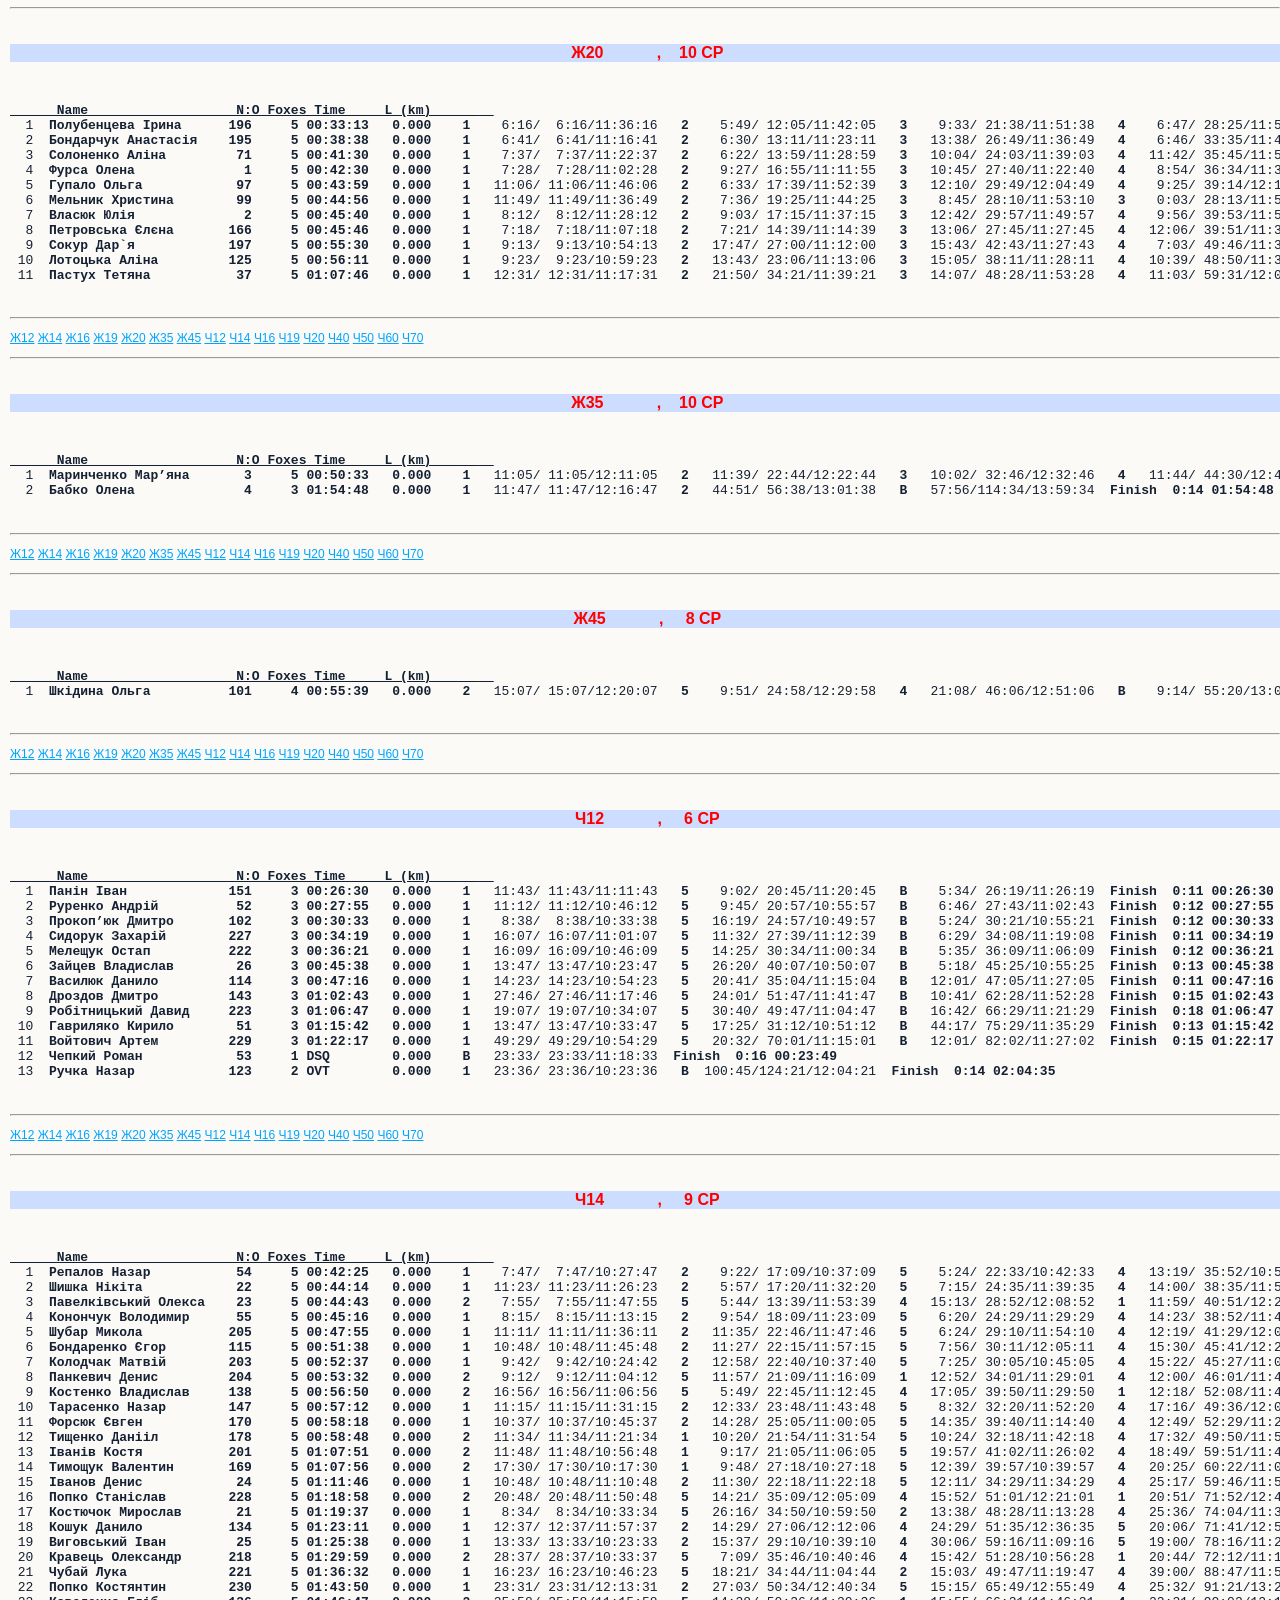
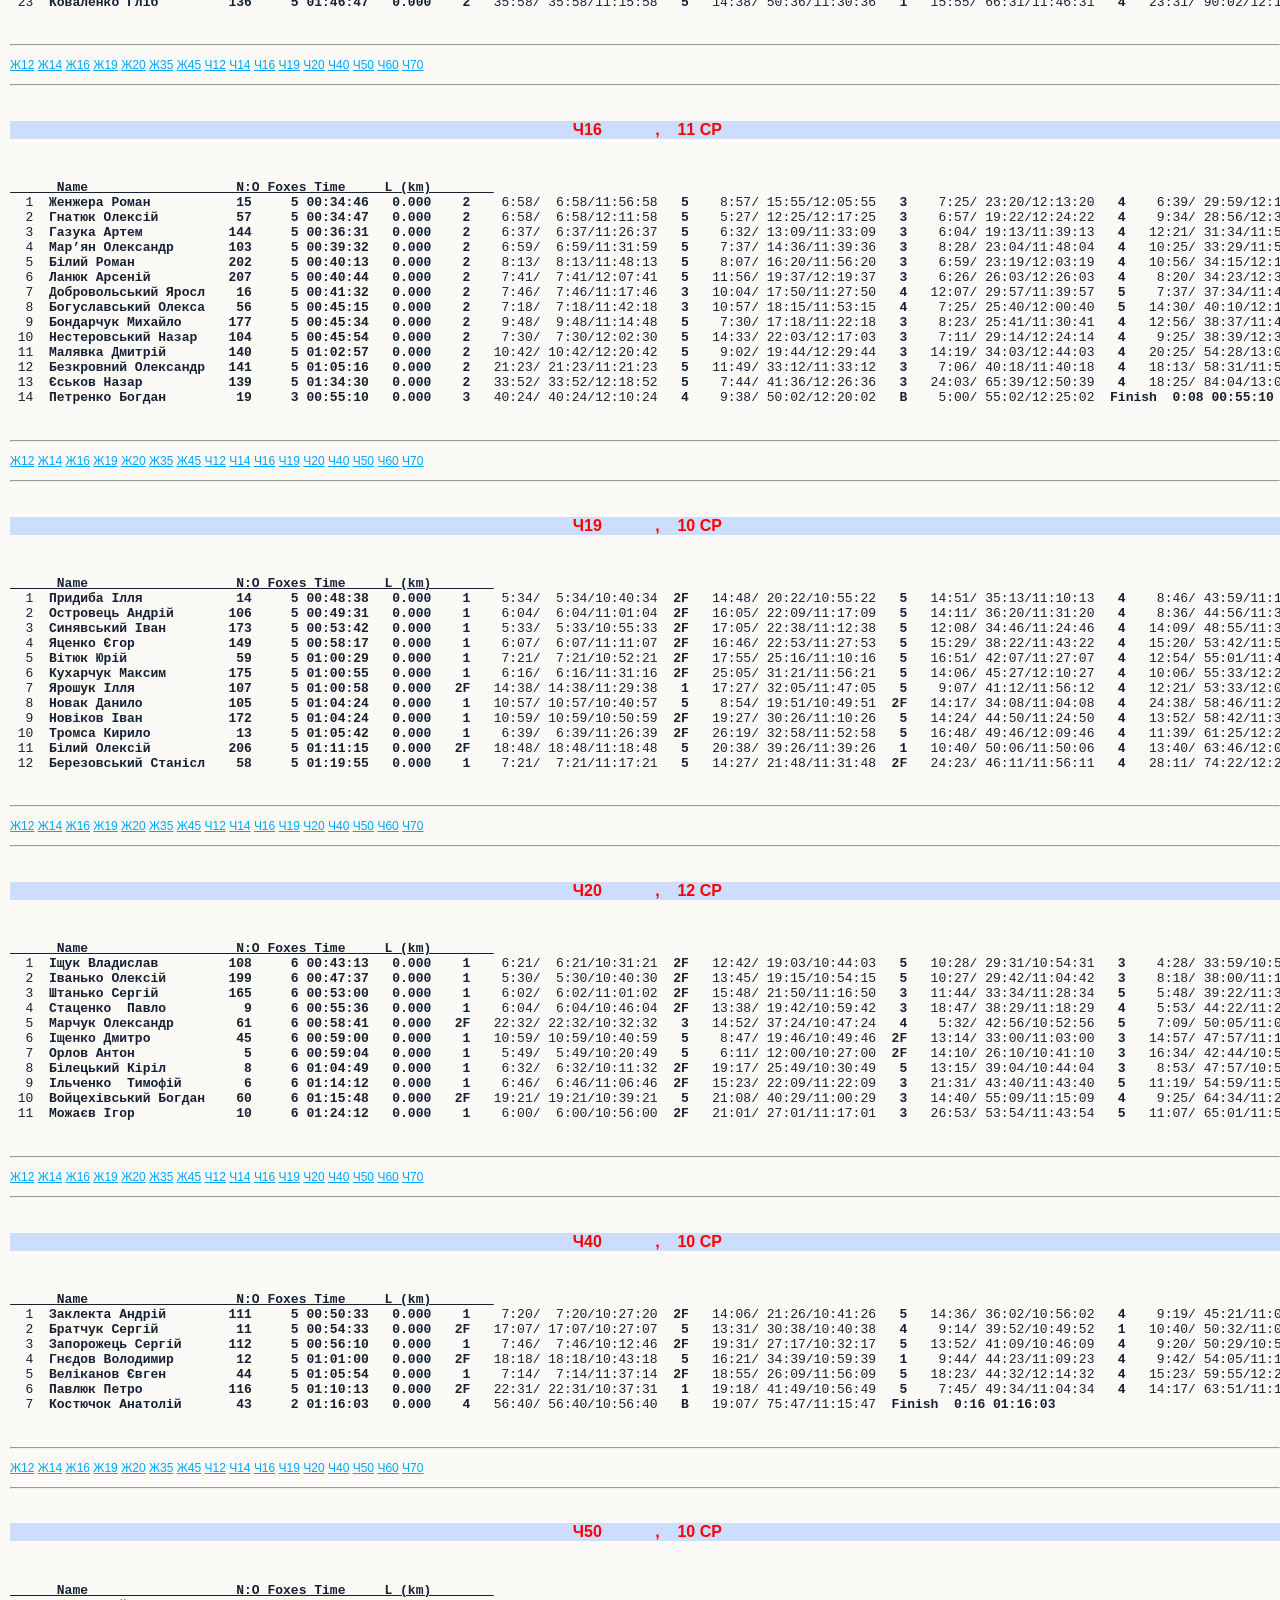
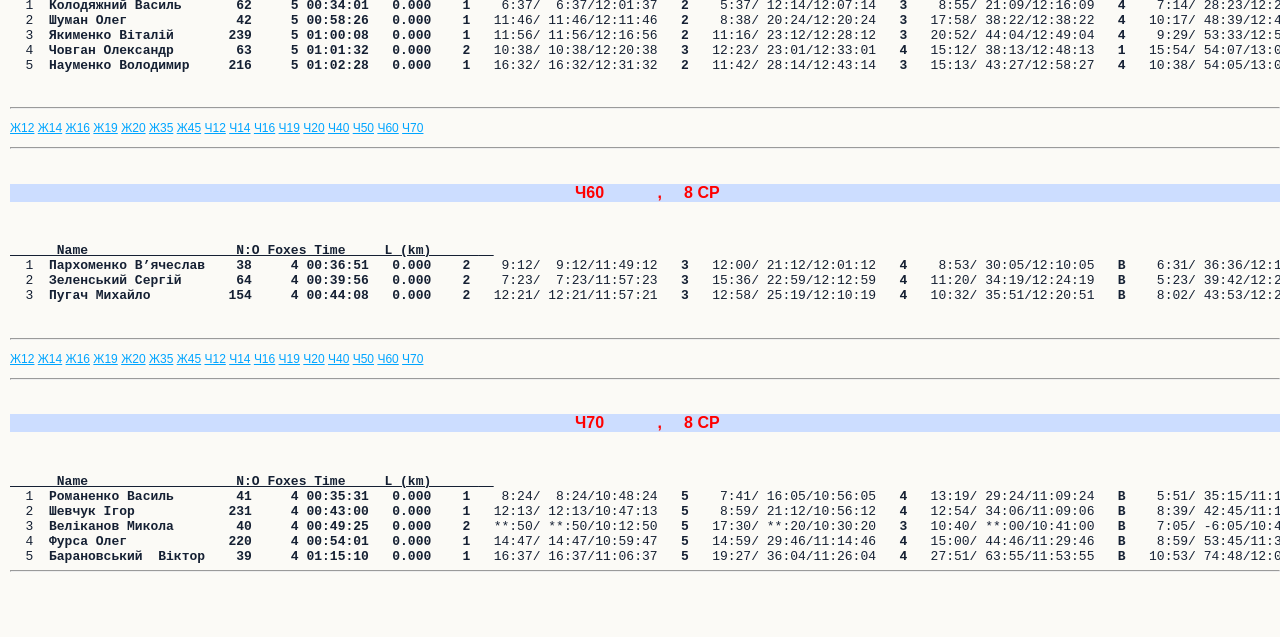
<file: splits/day-3.html>
﻿<html><head>
    <meta charset="UTF-8" />
  <meta name="viewport" content="width=device-width, initial-scale=1.0" />

  <title>split1</title>

  <link rel="preconnect" href="https://fonts.googleapis.com">
  <link rel="preconnect" href="https://fonts.gstatic.com" crossorigin>

  <link href="https://fonts.googleapis.com/css2?family=Manrope:wght@500;700;800;900&display=swap" rel="stylesheet">

  <link rel="stylesheet" href="../style.css" />

  <!-- Google Analytics -->
  <script async src="https://www.googletagmanager.com/gtag/js?id=G-ZE9CFPP07N"></script>
  <script>
    window.dataLayer = window.dataLayer || [];
    function gtag(){dataLayer.push(arguments);}
    gtag('js', new Date());

    gtag('config', 'G-ZE9CFPP07N');
  </script>
<meta content="text/html; charset=windows-1251" http-equiv="expires" CONTENT="">
<title>split3</title>
<style type="text/css">
body {		margin-left:10;margin-top:10;}
A:hover {color:#FF0000;}
H1  {font-family: Arial, Helvetica, sans-serif;font-size: 10pt;font-weight: bold;color:#333366;text-align: center;}
H2  {font-family: Arial, Helvetica, sans-serif;font-size: 12pt;font-weight: bold;color:red;background:#ccddff;text-align: center;}
H3  {font-family: Arial, Helvetica, sans-serif;font-size: 10pt;font-weight: bold;color:#333366;text-align: center;}
H4  {font-family: Arial, Helvetica, sans-serif;font-size:  9pt;font-weight: bold;color:black;text-align: left;}
P {FONT-SIZE: 9pt; COLOR: #000000; FONT-FAMILY: Arial, Helvetica, sans-serif; TEXT-ALIGN: justify}
.text {FONT-SIZE: 9pt; COLOR: #000000; FONT-FAMILY: Arial, Helvetica, sans-serif; TEXT-ALIGN: justify}
</style>
</head>
<meta name="viewport" content="width=device-width, initial-scale=1.0">
<body link="#00A5ff" vlink="#00A5ff">
Date, time of updating:02.05.2026,15:10:03<H3>Міністерство молоді та спорту України</H3>
<H3>Управління молоді та спорту Волинської ОДА</H3>
<H3>Громадська організація "Ліга радіоаматорів України"</H3>
<H3>Громадська організація "Товариство сприяння обороні України"</H3>
<H3>Громадська організація "Федерація радіоспорту міста Луцька"</H3>
<H1>Чемпіонат України зі спортивного радіоорієнтування</H1>
<H3>CLASSIC 3,5 MHz</H3>
<H3>02.05.2026 р. м. Луцьк</H3>
<PRE>
<A name=A1></A><HR><P><A href="#A1">Ж12</A> <A href="#A2">Ж14</A> <A href="#A3">Ж16</A> <A href="#A4">Ж19</A> <A href="#A5">Ж20</A> <A href="#A6">Ж35</A> <A href="#A7">Ж45</A> <A href="#A8">Ч12</A> <A href="#A9">Ч14</A> <A href="#A10">Ч16</A> <A href="#A11">Ч19</A> <A href="#A12">Ч20</A> <A href="#A13">Ч40</A> <A href="#A14">Ч50</A> <A href="#A15">Ч60</A> <A href="#A16">Ч70</A> </P><HR>
<H2>  Ж12            ,     5 КП</H2>
<PRE>
<B><U>      Name                   N:O Fox   Time     L (km)      <i>  </i></B></U>
  1  <b>Лебідєва Марія          34     3 00:28:10   0.000 </b>  <b> 2 </b>  12:15/ 12:15/10:12:15  <b> 5 </b>   8:45/ 21:00/10:21:00  <b> B </b>   6:54/ 27:54/10:27:54<b>  Finish  0:16 00:28:10  </b>
  2  <b>Павлік Ніколь           30     3 00:30:33   0.000 </b>  <b> 2 </b>  14:45/ 14:45/10:29:45  <b> 5 </b>  10:10/ 24:55/10:39:55  <b> B </b>   5:26/ 30:21/10:45:21<b>  Finish  0:12 00:30:33  </b>
  3  <b>Чепка Анастасія         65     3 00:31:46   0.000 </b>  <b> 2 </b>  14:05/ 14:05/10:24:05  <b> 5 </b>  10:57/ 25:02/10:35:02  <b> B </b>   6:28/ 31:30/10:41:30<b>  Finish  0:16 00:31:46  </b>
  4  <b>Біла Богдана            33     3 01:07:20   0.000 </b>  <b> 2 </b>  47:58/ 47:58/11:17:58  <b> 5 </b>  11:42/ 59:40/11:29:40  <b> B </b>   7:28/ 67:08/11:37:08<b>  Finish  0:12 01:07:20  </b>
  5  <b>Лантух Анна             31     3 01:12:18   0.000 </b>  <b> 2 </b>  52:56/ 52:56/11:17:56  <b> 5 </b>  11:56/ 64:52/11:29:52  <b> B </b>   7:14/ 72:06/11:37:06<b>  Finish  0:12 01:12:18  </b>
  6  <b>Островець Ніка         121     3 01:17:05   0.000 </b>  <b> 2 </b>  58:00/ 58:00/11:18:00  <b> 5 </b>  11:37/ 69:37/11:29:37  <b> B </b>   7:15/ 76:52/11:36:52<b>  Finish  0:13 01:17:05  </b>
</PRE>
<A name=A2></A><HR><P><A href="#A1">Ж12</A> <A href="#A2">Ж14</A> <A href="#A3">Ж16</A> <A href="#A4">Ж19</A> <A href="#A5">Ж20</A> <A href="#A6">Ж35</A> <A href="#A7">Ж45</A> <A href="#A8">Ч12</A> <A href="#A9">Ч14</A> <A href="#A10">Ч16</A> <A href="#A11">Ч19</A> <A href="#A12">Ч20</A> <A href="#A13">Ч40</A> <A href="#A14">Ч50</A> <A href="#A15">Ч60</A> <A href="#A16">Ч70</A> </P><HR>
<H2>  Ж14            ,     8 CP </H2>
<PRE>
<B><U>      Name                   N:O Foxes Time     L (km)      <i>  </i></B></U>
  1  <b>Осіюк Богдана           91     4 00:37:25   0.000 </b>  <b> 1 </b>  10:41/ 10:41/12:00:41  <b> 5 </b>   8:40/ 19:21/12:09:21  <b> 4 </b>  11:17/ 30:38/12:20:38  <b> B </b>   6:36/ 37:14/12:27:14<b>  Finish  0:11 00:37:25  </b>
  2  <b>Рябчун Єва              28     4 00:42:39   0.000 </b>  <b> 1 </b>  17:23/ 17:23/11:57:23  <b> 5 </b>   7:35/ 24:58/12:04:58  <b> 4 </b>  11:37/ 36:35/12:16:35  <b> B </b>   5:52/ 42:27/12:22:27<b>  Finish  0:12 00:42:39  </b>
  3  <b>Івашко Діана           211     4 00:51:39   0.000 </b>  <b> 1 </b>  11:09/ 11:09/11:46:09  <b> 5 </b>  20:51/ 32:00/12:07:00  <b> 4 </b>  13:42/ 45:42/12:20:42  <b> B </b>   5:46/ 51:28/12:26:28<b>  Finish  0:11 00:51:39  </b>
  4  <b>Ткачук Єлизавета       176     4 00:51:39   0.000 </b>  <b> 1 </b>  13:37/ 13:37/11:28:37  <b> 5 </b>  12:46/ 26:23/11:41:23  <b> 4 </b>  18:21/ 44:44/11:59:44  <b> B </b>   6:45/ 51:29/12:06:29<b>  Finish  0:10 00:51:39  </b>
  5  <b>Ручка Іванна           120     4 00:52:54   0.000 </b>  <b> 1 </b>  18:10/ 18:10/11:28:10  <b> 5 </b>  11:33/ 29:43/11:39:43  <b> 4 </b>  14:03/ 43:46/11:53:46  <b> B </b>   8:56/ 52:42/12:02:42<b>  Finish  0:12 00:52:54  </b>
  6  <b>Родак Діана             27     4 00:55:16   0.000 </b>  <b> 1 </b>  17:37/ 17:37/11:37:37  <b> 5 </b>  18:41/ 36:18/11:56:18  <b> 4 </b>  12:16/ 48:34/12:08:34  <b> B </b>   6:30/ 55:04/12:15:04<b>  Finish  0:12 00:55:16  </b>
  7  <b>Супрунюк  Марія        163     4 00:57:35   0.000 </b>  <b> 1 </b>  15:41/ 15:41/11:45:41  <b> 5 </b>  12:55/ 28:36/11:58:36  <b> 4 </b>  22:08/ 50:44/12:20:44  <b> B </b>   6:39/ 57:23/12:27:23<b>  Finish  0:12 00:57:35  </b>
  8  <b>Толкач Анна            164     4 01:01:12   0.000 </b>  <b> 1 </b>  12:55/ 12:55/11:57:55  <b> 5 </b>  16:47/ 29:42/12:14:42  <b> 4 </b>  21:49/ 51:31/12:36:31  <b> B </b>   9:27/ 60:58/12:45:58<b>  Finish  0:14 01:01:12  </b>
  9  <b>Миколайчук Еліна       122     4 01:04:25   0.000 </b>  <b> 1 </b>  21:00/ 21:00/11:46:00  <b> 5 </b>  12:31/ 33:31/11:58:31  <b> 4 </b>  22:17/ 55:48/12:20:48  <b> B </b>   8:24/ 64:12/12:29:12<b>  Finish  0:13 01:04:25  </b>
 10  <b>Вербицька Яна          180     4 01:28:54   0.000 </b>  <b> 1 </b>  11:43/ 11:43/12:11:43  <b> 5 </b>  28:28/ 40:11/12:40:11  <b> 4 </b>  39:05/ 79:16/13:19:16  <b> B </b>   9:27/ 88:43/13:28:43<b>  Finish  0:11 01:28:54  </b>
 11  <b>Супрун Вероніка         29     4 01:35:09   0.000 </b>  <b> 1 </b>  17:35/ 17:35/12:12:35  <b> 5 </b>  27:17/ 44:52/12:39:52  <b> 4 </b>  39:08/ 84:00/13:19:00  <b> B </b>  10:56/ 94:56/13:29:56<b>  Finish  0:13 01:35:09  </b>
 12  <b>Кравченко Ангеліна     146     4 01:36:45   0.000 </b>  <b> 1 </b>  16:34/ 16:34/11:21:34  <b> 4 </b>  48:43/ 65:17/12:10:17  <b> 5 </b>  23:01/ 88:18/12:33:18  <b> B </b>   8:10/ 96:28/12:41:28<b>  Finish  0:17 01:36:45  </b>
</PRE>
<A name=A3></A><HR><P><A href="#A1">Ж12</A> <A href="#A2">Ж14</A> <A href="#A3">Ж16</A> <A href="#A4">Ж19</A> <A href="#A5">Ж20</A> <A href="#A6">Ж35</A> <A href="#A7">Ж45</A> <A href="#A8">Ч12</A> <A href="#A9">Ч14</A> <A href="#A10">Ч16</A> <A href="#A11">Ч19</A> <A href="#A12">Ч20</A> <A href="#A13">Ч40</A> <A href="#A14">Ч50</A> <A href="#A15">Ч60</A> <A href="#A16">Ч70</A> </P><HR>
<H2>  Ж16            ,    10 CP </H2>
<PRE>
<B><U>      Name                   N:O Foxes Time     L (km)      <i>  </i></B></U>
  1  <b>Кедь Марія              66     5 00:40:32   0.000 </b>  <b> 1 </b>   6:45/  6:45/12:01:45  <b> 5 </b>   7:34/ 14:19/12:09:19  <b> 3 </b>  13:00/ 27:19/12:22:19  <b> 4 </b>   7:39/ 34:58/12:29:58  <b> B </b>   5:25/ 40:23/12:35:23<b>  Finish  0:09 00:40:32  </b>
  2  <b>Приємська Соломія       92     5 00:45:04   0.000 </b>  <b> 1 </b>   8:13/  8:13/11:28:13  <b> 5 </b>  11:20/ 19:33/11:39:33  <b> 3 </b>   8:34/ 28:07/11:48:07  <b> 4 </b>  10:31/ 38:38/11:58:38  <b> B </b>   6:15/ 44:53/12:04:53<b>  Finish  0:11 00:45:04  </b>
  3  <b>Бочарова Софія         162     5 00:46:34   0.000 </b>  <b> 1 </b>   8:45/  8:45/11:33:45  <b> 5 </b>   8:04/ 16:49/11:41:49  <b> 3 </b>  11:25/ 28:14/11:53:14  <b> 4 </b>  10:57/ 39:11/12:04:11  <b> B </b>   7:13/ 46:24/12:11:24<b>  Finish  0:10 00:46:34  </b>
  4  <b>Пінчук Єлизавета       132     5 00:47:32   0.000 </b>  <b> 1 </b>  10:37/ 10:37/12:00:37  <b> 5 </b>   8:47/ 19:24/12:09:24  <b> 3 </b>  12:57/ 32:21/12:22:21  <b> 4 </b>   7:52/ 40:13/12:30:13  <b> B </b>   7:09/ 47:22/12:37:22<b>  Finish  0:10 00:47:32  </b>
  5  <b>Корнієнко Анастасія    145     5 00:50:29   0.000 </b>  <b> 1 </b>  11:11/ 11:11/11:46:11  <b> 5 </b>  11:30/ 22:41/11:57:41  <b> 3 </b>  12:39/ 35:20/12:10:20  <b> 4 </b>   9:33/ 44:53/12:19:53  <b> B </b>   5:26/ 50:19/12:25:19<b>  Finish  0:10 00:50:29  </b>
  6  <b>Баклан Владислава       36     5 00:52:10   0.000 </b>  <b> 1 </b>  15:43/ 15:43/12:00:43  <b> 5 </b>   8:44/ 24:27/12:09:27  <b> 3 </b>  12:58/ 37:25/12:22:25  <b> 4 </b>   7:50/ 45:15/12:30:15  <b> B </b>   6:44/ 51:59/12:36:59<b>  Finish  0:11 00:52:10  </b>
  7  <b>Іванько  Аріна         191     5 00:55:37   0.000 </b>  <b> 1 </b>  11:02/ 11:02/11:21:02  <b> 5 </b>   8:31/ 19:33/11:29:33  <b> 3 </b>  18:08/ 37:41/11:47:41  <b> 4 </b>  10:54/ 48:35/11:58:35  <b> B </b>   6:50/ 55:25/12:05:25<b>  Finish  0:12 00:55:37  </b>
  8  <b>Бойко Міланія          161     5 00:56:16   0.000 </b>  <b> 1 </b>  13:39/ 13:39/11:28:39  <b> 5 </b>  12:50/ 26:29/11:41:29  <b> 3 </b>  11:49/ 38:18/11:53:18  <b> 4 </b>  11:05/ 49:23/12:04:23  <b> B </b>   6:41/ 56:04/12:11:04<b>  Finish  0:12 00:56:16  </b>
  9  <b>Кіча Марія              67     5 00:57:03   0.000 </b>  <b> 1 </b>  12:33/ 12:33/11:52:33  <b> 5 </b>  12:39/ 25:12/12:05:12  <b> 3 </b>  10:29/ 35:41/12:15:41  <b> 4 </b>  14:08/ 49:49/12:29:49  <b> B </b>   7:04/ 56:53/12:36:53<b>  Finish  0:10 00:57:03  </b>
 10  <b>Кузьмік Каміла          68     5 00:57:03   0.000 </b>  <b> 1 </b>  20:15/ 20:15/11:50:15  <b> 5 </b>   8:45/ 29:00/11:59:00  <b> 3 </b>  12:00/ 41:00/12:11:00  <b> 4 </b>   9:00/ 50:00/12:20:00  <b> B </b>   6:50/ 56:50/12:26:50<b>  Finish  0:13 00:57:03  </b>
 11  <b>Маракова Софія          69     5 01:10:15   0.000 </b>  <b> 1 </b>  10:48/ 10:48/11:15:48  <b> 3 </b>  24:45/ 35:33/11:40:33  <b> 4 </b>  10:37/ 46:10/11:51:10  <b> 5 </b>  17:00/ 63:10/12:08:10  <b> B </b>   6:50/ 70:00/12:15:00<b>  Finish  0:15 01:10:15  </b>
</PRE>
<A name=A4></A><HR><P><A href="#A1">Ж12</A> <A href="#A2">Ж14</A> <A href="#A3">Ж16</A> <A href="#A4">Ж19</A> <A href="#A5">Ж20</A> <A href="#A6">Ж35</A> <A href="#A7">Ж45</A> <A href="#A8">Ч12</A> <A href="#A9">Ч14</A> <A href="#A10">Ч16</A> <A href="#A11">Ч19</A> <A href="#A12">Ч20</A> <A href="#A13">Ч40</A> <A href="#A14">Ч50</A> <A href="#A15">Ч60</A> <A href="#A16">Ч70</A> </P><HR>
<H2>  Ж19            ,    10 CP </H2>
<PRE>
<B><U>      Name                   N:O Foxes Time     L (km)      <i>  </i></B></U>
  1  <b>Іщук Вікторія           94     5 00:44:28   0.000 </b>  <b> 1 </b>   7:38/  7:38/10:47:38  <b> 2 </b>   9:13/ 16:51/10:56:51  <b> 3 </b>  11:10/ 28:01/11:08:01  <b> 4 </b>  10:55/ 38:56/11:18:56  <b> B </b>   5:23/ 44:19/11:24:19<b>  Finish  0:09 00:44:28  </b>
  2  <b>Прокоп’юк Анастасія     96     5 00:46:58   0.000 </b>  <b> 1 </b>   7:40/  7:40/10:12:40  <b> 2 </b>   9:14/ 16:54/10:21:54  <b> 3 </b>  17:04/ 33:58/10:38:58  <b> 4 </b>   8:11/ 42:09/10:47:09  <b> B </b>   4:39/ 46:48/10:51:48<b>  Finish  0:10 00:46:58  </b>
  3  <b>Ковтун Анастасія       240     5 00:48:22   0.000 </b>  <b> 1 </b>  10:32/ 10:32/10:40:32  <b> 2 </b>   9:25/ 19:57/10:49:57  <b> 3 </b>  13:16/ 33:13/11:03:13  <b> 4 </b>   8:50/ 42:03/11:12:03  <b> B </b>   6:07/ 48:10/11:18:10<b>  Finish  0:12 00:48:22  </b>
  4  <b>Буданевич Катерина      70     5 00:54:55   0.000 </b>  <b> 1 </b>  12:47/ 12:47/10:12:47  <b> 2 </b>   9:16/ 22:03/10:22:03  <b> 3 </b>  16:23/ 38:26/10:38:26  <b> 4 </b>   9:24/ 47:50/10:47:50  <b> B </b>   6:52/ 54:42/10:54:42<b>  Finish  0:13 00:54:55  </b>
  5  <b>Кравцова Марія         193     5 00:56:29   0.000 </b>  <b> 1 </b>  10:49/ 10:49/10:45:49  <b> 2 </b>  11:04/ 21:53/10:56:53  <b> 3 </b>  16:15/ 38:08/11:13:08  <b> 4 </b>  11:12/ 49:20/11:24:20  <b> B </b>   6:58/ 56:18/11:31:18<b>  Finish  0:11 00:56:29  </b>
  6  <b>Моружко Дарина          93     5 01:02:48   0.000 </b>  <b> 1 </b>   9:56/  9:56/10:34:56  <b> 2 </b>  10:08/ 20:04/10:45:04  <b> 3 </b>  16:01/ 36:05/11:01:05  <b> 4 </b>  17:58/ 54:03/11:19:03  <b> B </b>   8:33/ 62:36/11:27:36<b>  Finish  0:12 01:02:48  </b>
  7  <b>Приємська Софія         95     5 01:13:01   0.000 </b>  <b> 1 </b>  10:16/ 10:16/10:25:16  <b> 2 </b>  13:22/ 23:38/10:38:38  <b> 3 </b>  24:18/ 47:56/11:02:56  <b> 4 </b>  17:25/ 65:21/11:20:21  <b> B </b>   7:26/ 72:47/11:27:47<b>  Finish  0:14 01:13:01  </b>
  8  <b>Тарасова Поліна        194     5 01:18:00   0.000 </b>  <b> 1 </b>  13:40/ 13:40/10:23:40  <b> 2 </b>  15:34/ 29:14/10:39:14  <b> 3 </b>  18:49/ 48:03/10:58:03  <b> 4 </b>  21:12/ 69:15/11:19:15  <b> B </b>   8:33/ 77:48/11:27:48<b>  Finish  0:12 01:18:00  </b>
</PRE>
<A name=A5></A><HR><P><A href="#A1">Ж12</A> <A href="#A2">Ж14</A> <A href="#A3">Ж16</A> <A href="#A4">Ж19</A> <A href="#A5">Ж20</A> <A href="#A6">Ж35</A> <A href="#A7">Ж45</A> <A href="#A8">Ч12</A> <A href="#A9">Ч14</A> <A href="#A10">Ч16</A> <A href="#A11">Ч19</A> <A href="#A12">Ч20</A> <A href="#A13">Ч40</A> <A href="#A14">Ч50</A> <A href="#A15">Ч60</A> <A href="#A16">Ч70</A> </P><HR>
<H2>  Ж20            ,    10 CP </H2>
<PRE>
<B><U>      Name                   N:O Foxes Time     L (km)      <i>  </i></B></U>
  1  <b>Полубенцева Ірина      196     5 00:33:13   0.000 </b>  <b> 1 </b>   6:16/  6:16/11:36:16  <b> 2 </b>   5:49/ 12:05/11:42:05  <b> 3 </b>   9:33/ 21:38/11:51:38  <b> 4 </b>   6:47/ 28:25/11:58:25  <b> B </b>   4:37/ 33:02/12:03:02<b>  Finish  0:11 00:33:13  </b>
  2  <b>Бондарчук Анастасія    195     5 00:38:38   0.000 </b>  <b> 1 </b>   6:41/  6:41/11:16:41  <b> 2 </b>   6:30/ 13:11/11:23:11  <b> 3 </b>  13:38/ 26:49/11:36:49  <b> 4 </b>   6:46/ 33:35/11:43:35  <b> B </b>   4:54/ 38:29/11:48:29<b>  Finish  0:09 00:38:38  </b>
  3  <b>Солоненко Аліна         71     5 00:41:30   0.000 </b>  <b> 1 </b>   7:37/  7:37/11:22:37  <b> 2 </b>   6:22/ 13:59/11:28:59  <b> 3 </b>  10:04/ 24:03/11:39:03  <b> 4 </b>  11:42/ 35:45/11:50:45  <b> B </b>   5:33/ 41:18/11:56:18<b>  Finish  0:12 00:41:30  </b>
  4  <b>Фурса Олена              1     5 00:42:30   0.000 </b>  <b> 1 </b>   7:28/  7:28/11:02:28  <b> 2 </b>   9:27/ 16:55/11:11:55  <b> 3 </b>  10:45/ 27:40/11:22:40  <b> 4 </b>   8:54/ 36:34/11:31:34  <b> B </b>   5:44/ 42:18/11:37:18<b>  Finish  0:12 00:42:30  </b>
  5  <b>Гупало Ольга            97     5 00:43:59   0.000 </b>  <b> 1 </b>  11:06/ 11:06/11:46:06  <b> 2 </b>   6:33/ 17:39/11:52:39  <b> 3 </b>  12:10/ 29:49/12:04:49  <b> 4 </b>   9:25/ 39:14/12:14:14  <b> B </b>   4:34/ 43:48/12:18:48<b>  Finish  0:11 00:43:59  </b>
  6  <b>Мельник Христина        99     5 00:44:56   0.000 </b>  <b> 1 </b>  11:49/ 11:49/11:36:49  <b> 2 </b>   7:36/ 19:25/11:44:25  <b> 3 </b>   8:45/ 28:10/11:53:10  <b> 3 </b>   0:03/ 28:13/11:53:13  <b> 4 </b>  11:03/ 39:16/12:04:16  <b> B </b>   5:29/ 44:45/12:09:45<b>  Finish  0:11 00:44:56  </b>
  7  <b>Власюк Юлія              2     5 00:45:40   0.000 </b>  <b> 1 </b>   8:12/  8:12/11:28:12  <b> 2 </b>   9:03/ 17:15/11:37:15  <b> 3 </b>  12:42/ 29:57/11:49:57  <b> 4 </b>   9:56/ 39:53/11:59:53  <b> B </b>   5:34/ 45:27/12:05:27<b>  Finish  0:13 00:45:40  </b>
  8  <b>Петровська Єлєна       166     5 00:45:46   0.000 </b>  <b> 1 </b>   7:18/  7:18/11:07:18  <b> 2 </b>   7:21/ 14:39/11:14:39  <b> 3 </b>  13:06/ 27:45/11:27:45  <b> 4 </b>  12:06/ 39:51/11:39:51  <b> B </b>   5:42/ 45:33/11:45:33<b>  Finish  0:13 00:45:46  </b>
  9  <b>Сокур Дар`я            197     5 00:55:30   0.000 </b>  <b> 1 </b>   9:13/  9:13/10:54:13  <b> 2 </b>  17:47/ 27:00/11:12:00  <b> 3 </b>  15:43/ 42:43/11:27:43  <b> 4 </b>   7:03/ 49:46/11:34:46  <b> B </b>   5:32/ 55:18/11:40:18<b>  Finish  0:12 00:55:30  </b>
 10  <b>Лотоцька Аліна         125     5 00:56:11   0.000 </b>  <b> 1 </b>   9:23/  9:23/10:59:23  <b> 2 </b>  13:43/ 23:06/11:13:06  <b> 3 </b>  15:05/ 38:11/11:28:11  <b> 4 </b>  10:39/ 48:50/11:38:50  <b> B </b>   7:06/ 55:56/11:45:56<b>  Finish  0:15 00:56:11  </b>
 11  <b>Пастух Тетяна           37     5 01:07:46   0.000 </b>  <b> 1 </b>  12:31/ 12:31/11:17:31  <b> 2 </b>  21:50/ 34:21/11:39:21  <b> 3 </b>  14:07/ 48:28/11:53:28  <b> 4 </b>  11:03/ 59:31/12:04:31  <b> B </b>   8:02/ 67:33/12:12:33<b>  Finish  0:13 01:07:46  </b>
</PRE>
<A name=A6></A><HR><P><A href="#A1">Ж12</A> <A href="#A2">Ж14</A> <A href="#A3">Ж16</A> <A href="#A4">Ж19</A> <A href="#A5">Ж20</A> <A href="#A6">Ж35</A> <A href="#A7">Ж45</A> <A href="#A8">Ч12</A> <A href="#A9">Ч14</A> <A href="#A10">Ч16</A> <A href="#A11">Ч19</A> <A href="#A12">Ч20</A> <A href="#A13">Ч40</A> <A href="#A14">Ч50</A> <A href="#A15">Ч60</A> <A href="#A16">Ч70</A> </P><HR>
<H2>  Ж35            ,    10 CP </H2>
<PRE>
<B><U>      Name                   N:O Foxes Time     L (km)      <i>  </i></B></U>
  1  <b>Маринченко Мар’яна       3     5 00:50:33   0.000 </b>  <b> 1 </b>  11:05/ 11:05/12:11:05  <b> 2 </b>  11:39/ 22:44/12:22:44  <b> 3 </b>  10:02/ 32:46/12:32:46  <b> 4 </b>  11:44/ 44:30/12:44:30  <b> B </b>   5:51/ 50:21/12:50:21<b>  Finish  0:12 00:50:33  </b>
  2  <b>Бабко Олена              4     3 01:54:48   0.000 </b>  <b> 1 </b>  11:47/ 11:47/12:16:47  <b> 2 </b>  44:51/ 56:38/13:01:38  <b> B </b>  57:56/114:34/13:59:34<b>  Finish  0:14 01:54:48  </b>
</PRE>
<A name=A7></A><HR><P><A href="#A1">Ж12</A> <A href="#A2">Ж14</A> <A href="#A3">Ж16</A> <A href="#A4">Ж19</A> <A href="#A5">Ж20</A> <A href="#A6">Ж35</A> <A href="#A7">Ж45</A> <A href="#A8">Ч12</A> <A href="#A9">Ч14</A> <A href="#A10">Ч16</A> <A href="#A11">Ч19</A> <A href="#A12">Ч20</A> <A href="#A13">Ч40</A> <A href="#A14">Ч50</A> <A href="#A15">Ч60</A> <A href="#A16">Ч70</A> </P><HR>
<H2>  Ж45            ,     8 CP </H2>
<PRE>
<B><U>      Name                   N:O Foxes Time     L (km)      <i>  </i></B></U>
  1  <b>Шкідина Ольга          101     4 00:55:39   0.000 </b>  <b> 2 </b>  15:07/ 15:07/12:20:07  <b> 5 </b>   9:51/ 24:58/12:29:58  <b> 4 </b>  21:08/ 46:06/12:51:06  <b> B </b>   9:14/ 55:20/13:00:20<b>  Finish  0:19 00:55:39  </b>
</PRE>
<A name=A8></A><HR><P><A href="#A1">Ж12</A> <A href="#A2">Ж14</A> <A href="#A3">Ж16</A> <A href="#A4">Ж19</A> <A href="#A5">Ж20</A> <A href="#A6">Ж35</A> <A href="#A7">Ж45</A> <A href="#A8">Ч12</A> <A href="#A9">Ч14</A> <A href="#A10">Ч16</A> <A href="#A11">Ч19</A> <A href="#A12">Ч20</A> <A href="#A13">Ч40</A> <A href="#A14">Ч50</A> <A href="#A15">Ч60</A> <A href="#A16">Ч70</A> </P><HR>
<H2>  Ч12            ,     6 CP </H2>
<PRE>
<B><U>      Name                   N:O Foxes Time     L (km)      <i>  </i></B></U>
  1  <b>Панін Іван             151     3 00:26:30   0.000 </b>  <b> 1 </b>  11:43/ 11:43/11:11:43  <b> 5 </b>   9:02/ 20:45/11:20:45  <b> B </b>   5:34/ 26:19/11:26:19<b>  Finish  0:11 00:26:30  </b>
  2  <b>Руренко Андрій          52     3 00:27:55   0.000 </b>  <b> 1 </b>  11:12/ 11:12/10:46:12  <b> 5 </b>   9:45/ 20:57/10:55:57  <b> B </b>   6:46/ 27:43/11:02:43<b>  Finish  0:12 00:27:55  </b>
  3  <b>Прокоп’юк Дмитро       102     3 00:30:33   0.000 </b>  <b> 1 </b>   8:38/  8:38/10:33:38  <b> 5 </b>  16:19/ 24:57/10:49:57  <b> B </b>   5:24/ 30:21/10:55:21<b>  Finish  0:12 00:30:33  </b>
  4  <b>Сидорук Захарій        227     3 00:34:19   0.000 </b>  <b> 1 </b>  16:07/ 16:07/11:01:07  <b> 5 </b>  11:32/ 27:39/11:12:39  <b> B </b>   6:29/ 34:08/11:19:08<b>  Finish  0:11 00:34:19  </b>
  5  <b>Мелещук Остап          222     3 00:36:21   0.000 </b>  <b> 1 </b>  16:09/ 16:09/10:46:09  <b> 5 </b>  14:25/ 30:34/11:00:34  <b> B </b>   5:35/ 36:09/11:06:09<b>  Finish  0:12 00:36:21  </b>
  6  <b>Зайцев Владислав        26     3 00:45:38   0.000 </b>  <b> 1 </b>  13:47/ 13:47/10:23:47  <b> 5 </b>  26:20/ 40:07/10:50:07  <b> B </b>   5:18/ 45:25/10:55:25<b>  Finish  0:13 00:45:38  </b>
  7  <b>Василюк Данило         114     3 00:47:16   0.000 </b>  <b> 1 </b>  14:23/ 14:23/10:54:23  <b> 5 </b>  20:41/ 35:04/11:15:04  <b> B </b>  12:01/ 47:05/11:27:05<b>  Finish  0:11 00:47:16  </b>
  8  <b>Дроздов Дмитро         143     3 01:02:43   0.000 </b>  <b> 1 </b>  27:46/ 27:46/11:17:46  <b> 5 </b>  24:01/ 51:47/11:41:47  <b> B </b>  10:41/ 62:28/11:52:28<b>  Finish  0:15 01:02:43  </b>
  9  <b>Робітницький Давид     223     3 01:06:47   0.000 </b>  <b> 1 </b>  19:07/ 19:07/10:34:07  <b> 5 </b>  30:40/ 49:47/11:04:47  <b> B </b>  16:42/ 66:29/11:21:29<b>  Finish  0:18 01:06:47  </b>
 10  <b>Гавриляко Кирило        51     3 01:15:42   0.000 </b>  <b> 1 </b>  13:47/ 13:47/10:33:47  <b> 5 </b>  17:25/ 31:12/10:51:12  <b> B </b>  44:17/ 75:29/11:35:29<b>  Finish  0:13 01:15:42  </b>
 11  <b>Войтович Артем         229     3 01:22:17   0.000 </b>  <b> 1 </b>  49:29/ 49:29/10:54:29  <b> 5 </b>  20:32/ 70:01/11:15:01  <b> B </b>  12:01/ 82:02/11:27:02<b>  Finish  0:15 01:22:17  </b>
 12  <b>Чепкий Роман            53     1 DSQ        0.000 </b>  <b> B </b>  23:33/ 23:33/11:18:33<b>  Finish  0:16 00:23:49  </b>
 13  <b>Ручка Назар            123     2 OVT        0.000 </b>  <b> 1 </b>  23:36/ 23:36/10:23:36  <b> B </b> 100:45/124:21/12:04:21<b>  Finish  0:14 02:04:35  </b>
</PRE>
<A name=A9></A><HR><P><A href="#A1">Ж12</A> <A href="#A2">Ж14</A> <A href="#A3">Ж16</A> <A href="#A4">Ж19</A> <A href="#A5">Ж20</A> <A href="#A6">Ж35</A> <A href="#A7">Ж45</A> <A href="#A8">Ч12</A> <A href="#A9">Ч14</A> <A href="#A10">Ч16</A> <A href="#A11">Ч19</A> <A href="#A12">Ч20</A> <A href="#A13">Ч40</A> <A href="#A14">Ч50</A> <A href="#A15">Ч60</A> <A href="#A16">Ч70</A> </P><HR>
<H2>  Ч14            ,     9 CP </H2>
<PRE>
<B><U>      Name                   N:O Foxes Time     L (km)      <i>  </i></B></U>
  1  <b>Репалов Назар           54     5 00:42:25   0.000 </b>  <b> 1 </b>   7:47/  7:47/10:27:47  <b> 2 </b>   9:22/ 17:09/10:37:09  <b> 5 </b>   5:24/ 22:33/10:42:33  <b> 4 </b>  13:19/ 35:52/10:55:52  <b> B </b>   6:20/ 42:12/11:02:12<b>  Finish  0:13 00:42:25  </b>
  2  <b>Шишка Нікіта            22     5 00:44:14   0.000 </b>  <b> 1 </b>  11:23/ 11:23/11:26:23  <b> 2 </b>   5:57/ 17:20/11:32:20  <b> 5 </b>   7:15/ 24:35/11:39:35  <b> 4 </b>  14:00/ 38:35/11:53:35  <b> B </b>   5:28/ 44:03/11:59:03<b>  Finish  0:11 00:44:14  </b>
  3  <b>Павелківський Олекса    23     5 00:44:43   0.000 </b>  <b> 2 </b>   7:55/  7:55/11:47:55  <b> 5 </b>   5:44/ 13:39/11:53:39  <b> 4 </b>  15:13/ 28:52/12:08:52  <b> 1 </b>  11:59/ 40:51/12:20:51  <b> B </b>   3:43/ 44:34/12:24:34<b>  Finish  0:09 00:44:43  </b>
  4  <b>Конончук Володимир      55     5 00:45:16   0.000 </b>  <b> 1 </b>   8:15/  8:15/11:13:15  <b> 2 </b>   9:54/ 18:09/11:23:09  <b> 5 </b>   6:20/ 24:29/11:29:29  <b> 4 </b>  14:23/ 38:52/11:43:52  <b> B </b>   6:14/ 45:06/11:50:06<b>  Finish  0:10 00:45:16  </b>
  5  <b>Шубар Микола           205     5 00:47:55   0.000 </b>  <b> 1 </b>  11:11/ 11:11/11:36:11  <b> 2 </b>  11:35/ 22:46/11:47:46  <b> 5 </b>   6:24/ 29:10/11:54:10  <b> 4 </b>  12:19/ 41:29/12:06:29  <b> B </b>   6:13/ 47:42/12:12:42<b>  Finish  0:13 00:47:55  </b>
  6  <b>Бондаренко Єгор        115     5 00:51:38   0.000 </b>  <b> 1 </b>  10:48/ 10:48/11:45:48  <b> 2 </b>  11:27/ 22:15/11:57:15  <b> 5 </b>   7:56/ 30:11/12:05:11  <b> 4 </b>  15:30/ 45:41/12:20:41  <b> B </b>   5:46/ 51:27/12:26:27<b>  Finish  0:11 00:51:38  </b>
  7  <b>Колодчак Матвій        203     5 00:52:37   0.000 </b>  <b> 1 </b>   9:42/  9:42/10:24:42  <b> 2 </b>  12:58/ 22:40/10:37:40  <b> 5 </b>   7:25/ 30:05/10:45:05  <b> 4 </b>  15:22/ 45:27/11:00:27  <b> B </b>   6:59/ 52:26/11:07:26<b>  Finish  0:11 00:52:37  </b>
  8  <b>Панкевич Денис         204     5 00:53:32   0.000 </b>  <b> 2 </b>   9:12/  9:12/11:04:12  <b> 5 </b>  11:57/ 21:09/11:16:09  <b> 1 </b>  12:52/ 34:01/11:29:01  <b> 4 </b>  12:00/ 46:01/11:41:01  <b> B </b>   7:18/ 53:19/11:48:19<b>  Finish  0:13 00:53:32  </b>
  9  <b>Костенко Владислав     138     5 00:56:50   0.000 </b>  <b> 2 </b>  16:56/ 16:56/11:06:56  <b> 5 </b>   5:49/ 22:45/11:12:45  <b> 4 </b>  17:05/ 39:50/11:29:50  <b> 1 </b>  12:18/ 52:08/11:42:08  <b> B </b>   4:33/ 56:41/11:46:41<b>  Finish  0:09 00:56:50  </b>
 10  <b>Тарасенко Назар        147     5 00:57:12   0.000 </b>  <b> 1 </b>  11:15/ 11:15/11:31:15  <b> 2 </b>  12:33/ 23:48/11:43:48  <b> 5 </b>   8:32/ 32:20/11:52:20  <b> 4 </b>  17:16/ 49:36/12:09:36  <b> B </b>   7:23/ 56:59/12:16:59<b>  Finish  0:13 00:57:12  </b>
 11  <b>Форсюк Євген           170     5 00:58:18   0.000 </b>  <b> 1 </b>  10:37/ 10:37/10:45:37  <b> 2 </b>  14:28/ 25:05/11:00:05  <b> 5 </b>  14:35/ 39:40/11:14:40  <b> 4 </b>  12:49/ 52:29/11:27:29  <b> B </b>   5:36/ 58:05/11:33:05<b>  Finish  0:13 00:58:18  </b>
 12  <b>Тищенко Данііл         178     5 00:58:48   0.000 </b>  <b> 2 </b>  11:34/ 11:34/11:21:34  <b> 1 </b>  10:20/ 21:54/11:31:54  <b> 5 </b>  10:24/ 32:18/11:42:18  <b> 4 </b>  17:32/ 49:50/11:59:50  <b> B </b>   8:43/ 58:33/12:08:33<b>  Finish  0:15 00:58:48  </b>
 13  <b>Іванів Костя           201     5 01:07:51   0.000 </b>  <b> 2 </b>  11:48/ 11:48/10:56:48  <b> 1 </b>   9:17/ 21:05/11:06:05  <b> 5 </b>  19:57/ 41:02/11:26:02  <b> 4 </b>  18:49/ 59:51/11:44:51  <b> B </b>   7:47/ 67:38/11:52:38<b>  Finish  0:13 01:07:51  </b>
 14  <b>Тимощук Валентин       169     5 01:07:56   0.000 </b>  <b> 2 </b>  17:30/ 17:30/10:17:30  <b> 1 </b>   9:48/ 27:18/10:27:18  <b> 5 </b>  12:39/ 39:57/10:39:57  <b> 4 </b>  20:25/ 60:22/11:00:22  <b> B </b>   7:18/ 67:40/11:07:40<b>  Finish  0:16 01:07:56  </b>
 15  <b>Іванов Денис            24     5 01:11:46   0.000 </b>  <b> 1 </b>  10:48/ 10:48/11:10:48  <b> 2 </b>  11:30/ 22:18/11:22:18  <b> 5 </b>  12:11/ 34:29/11:34:29  <b> 4 </b>  25:17/ 59:46/11:59:46  <b> B </b>  11:48/ 71:34/12:11:34<b>  Finish  0:12 01:11:46  </b>
 16  <b>Попко Станіслав        228     5 01:18:58   0.000 </b>  <b> 2 </b>  20:48/ 20:48/11:50:48  <b> 5 </b>  14:21/ 35:09/12:05:09  <b> 4 </b>  15:52/ 51:01/12:21:01  <b> 1 </b>  20:51/ 71:52/12:41:52  <b> B </b>   6:52/ 78:44/12:48:44<b>  Finish  0:14 01:18:58  </b>
 17  <b>Костючок Мирослав       21     5 01:19:37   0.000 </b>  <b> 1 </b>   8:34/  8:34/10:33:34  <b> 5 </b>  26:16/ 34:50/10:59:50  <b> 2 </b>  13:38/ 48:28/11:13:28  <b> 4 </b>  25:36/ 74:04/11:39:04  <b> B </b>   5:21/ 79:25/11:44:25<b>  Finish  0:12 01:19:37  </b>
 18  <b>Кошук Данило           134     5 01:23:11   0.000 </b>  <b> 1 </b>  12:37/ 12:37/11:57:37  <b> 2 </b>  14:29/ 27:06/12:12:06  <b> 4 </b>  24:29/ 51:35/12:36:35  <b> 5 </b>  20:06/ 71:41/12:56:41  <b> B </b>  11:18/ 82:59/13:07:59<b>  Finish  0:12 01:23:11  </b>
 19  <b>Виговський Іван         25     5 01:25:38   0.000 </b>  <b> 1 </b>  13:33/ 13:33/10:23:33  <b> 2 </b>  15:37/ 29:10/10:39:10  <b> 4 </b>  30:06/ 59:16/11:09:16  <b> 5 </b>  19:00/ 78:16/11:28:16  <b> B </b>   7:12/ 85:28/11:35:28<b>  Finish  0:10 01:25:38  </b>
 20  <b>Кравець Олександр      218     5 01:29:59   0.000 </b>  <b> 2 </b>  28:37/ 28:37/10:33:37  <b> 5 </b>   7:09/ 35:46/10:40:46  <b> 4 </b>  15:42/ 51:28/10:56:28  <b> 1 </b>  20:44/ 72:12/11:17:12  <b> B </b>  17:36/ 89:48/11:34:48<b>  Finish  0:11 01:29:59  </b>
 21  <b>Чубай Лука             221     5 01:36:32   0.000 </b>  <b> 1 </b>  16:23/ 16:23/10:46:23  <b> 5 </b>  18:21/ 34:44/11:04:44  <b> 2 </b>  15:03/ 49:47/11:19:47  <b> 4 </b>  39:00/ 88:47/11:58:47  <b> B </b>   7:31/ 96:18/12:06:18<b>  Finish  0:14 01:36:32  </b>
 22  <b>Попко Костянтин        230     5 01:43:50   0.000 </b>  <b> 1 </b>  23:31/ 23:31/12:13:31  <b> 2 </b>  27:03/ 50:34/12:40:34  <b> 5 </b>  15:15/ 65:49/12:55:49  <b> 4 </b>  25:32/ 91:21/13:21:21  <b> B </b>  12:15/103:36/13:33:36<b>  Finish  0:14 01:43:50  </b>
 23  <b>Коваленко Гліб         136     5 01:46:47   0.000 </b>  <b> 2 </b>  35:58/ 35:58/11:15:58  <b> 5 </b>  14:38/ 50:36/11:30:36  <b> 1 </b>  15:55/ 66:31/11:46:31  <b> 4 </b>  23:31/ 90:02/12:10:02  <b> B </b>  16:27/106:29/12:26:29<b>  Finish  0:18 01:46:47  </b>
</PRE>
<A name=A10></A><HR><P><A href="#A1">Ж12</A> <A href="#A2">Ж14</A> <A href="#A3">Ж16</A> <A href="#A4">Ж19</A> <A href="#A5">Ж20</A> <A href="#A6">Ж35</A> <A href="#A7">Ж45</A> <A href="#A8">Ч12</A> <A href="#A9">Ч14</A> <A href="#A10">Ч16</A> <A href="#A11">Ч19</A> <A href="#A12">Ч20</A> <A href="#A13">Ч40</A> <A href="#A14">Ч50</A> <A href="#A15">Ч60</A> <A href="#A16">Ч70</A> </P><HR>
<H2>  Ч16            ,    11 CP </H2>
<PRE>
<B><U>      Name                   N:O Foxes Time     L (km)      <i>  </i></B></U>
  1  <b>Женжера Роман           15     5 00:34:46   0.000 </b>  <b> 2 </b>   6:58/  6:58/11:56:58  <b> 5 </b>   8:57/ 15:55/12:05:55  <b> 3 </b>   7:25/ 23:20/12:13:20  <b> 4 </b>   6:39/ 29:59/12:19:59  <b> B </b>   4:38/ 34:37/12:24:37<b>  Finish  0:09 00:34:46  </b>
  2  <b>Гнатюк Олексій          57     5 00:34:47   0.000 </b>  <b> 2 </b>   6:58/  6:58/12:11:58  <b> 5 </b>   5:27/ 12:25/12:17:25  <b> 3 </b>   6:57/ 19:22/12:24:22  <b> 4 </b>   9:34/ 28:56/12:33:56  <b> B </b>   5:43/ 34:39/12:39:39<b>  Finish  0:08 00:34:47  </b>
  3  <b>Газука Артем           144     5 00:36:31   0.000 </b>  <b> 2 </b>   6:37/  6:37/11:26:37  <b> 5 </b>   6:32/ 13:09/11:33:09  <b> 3 </b>   6:04/ 19:13/11:39:13  <b> 4 </b>  12:21/ 31:34/11:51:34  <b> B </b>   4:45/ 36:19/11:56:19<b>  Finish  0:12 00:36:31  </b>
  4  <b>Мар’ян Олександр       103     5 00:39:32   0.000 </b>  <b> 2 </b>   6:59/  6:59/11:31:59  <b> 5 </b>   7:37/ 14:36/11:39:36  <b> 3 </b>   8:28/ 23:04/11:48:04  <b> 4 </b>  10:25/ 33:29/11:58:29  <b> B </b>   5:53/ 39:22/12:04:22<b>  Finish  0:10 00:39:32  </b>
  5  <b>Білий Роман            202     5 00:40:13   0.000 </b>  <b> 2 </b>   8:13/  8:13/11:48:13  <b> 5 </b>   8:07/ 16:20/11:56:20  <b> 3 </b>   6:59/ 23:19/12:03:19  <b> 4 </b>  10:56/ 34:15/12:14:15  <b> B </b>   5:46/ 40:01/12:20:01<b>  Finish  0:12 00:40:13  </b>
  6  <b>Ланюк Арсеній          207     5 00:40:44   0.000 </b>  <b> 2 </b>   7:41/  7:41/12:07:41  <b> 5 </b>  11:56/ 19:37/12:19:37  <b> 3 </b>   6:26/ 26:03/12:26:03  <b> 4 </b>   8:20/ 34:23/12:34:23  <b> B </b>   6:07/ 40:30/12:40:30<b>  Finish  0:14 00:40:44  </b>
  7  <b>Добровольський Яросл    16     5 00:41:32   0.000 </b>  <b> 2 </b>   7:46/  7:46/11:17:46  <b> 3 </b>  10:04/ 17:50/11:27:50  <b> 4 </b>  12:07/ 29:57/11:39:57  <b> 5 </b>   7:37/ 37:34/11:47:34  <b> B </b>   3:46/ 41:20/11:51:20<b>  Finish  0:12 00:41:32  </b>
  8  <b>Богуславський Олекса    56     5 00:45:15   0.000 </b>  <b> 2 </b>   7:18/  7:18/11:42:18  <b> 3 </b>  10:57/ 18:15/11:53:15  <b> 4 </b>   7:25/ 25:40/12:00:40  <b> 5 </b>  14:30/ 40:10/12:15:10  <b> B </b>   4:54/ 45:04/12:20:04<b>  Finish  0:11 00:45:15  </b>
  9  <b>Бондарчук Михайло      177     5 00:45:34   0.000 </b>  <b> 2 </b>   9:48/  9:48/11:14:48  <b> 5 </b>   7:30/ 17:18/11:22:18  <b> 3 </b>   8:23/ 25:41/11:30:41  <b> 4 </b>  12:56/ 38:37/11:43:37  <b> B </b>   6:45/ 45:22/11:50:22<b>  Finish  0:12 00:45:34  </b>
 10  <b>Нестеровський Назар    104     5 00:45:54   0.000 </b>  <b> 2 </b>   7:30/  7:30/12:02:30  <b> 5 </b>  14:33/ 22:03/12:17:03  <b> 3 </b>   7:11/ 29:14/12:24:14  <b> 4 </b>   9:25/ 38:39/12:33:39  <b> B </b>   7:04/ 45:43/12:40:43<b>  Finish  0:11 00:45:54  </b>
 11  <b>Малявка Дмитрій        140     5 01:02:57   0.000 </b>  <b> 2 </b>  10:42/ 10:42/12:20:42  <b> 5 </b>   9:02/ 19:44/12:29:44  <b> 3 </b>  14:19/ 34:03/12:44:03  <b> 4 </b>  20:25/ 54:28/13:04:28  <b> B </b>   8:18/ 62:46/13:12:46<b>  Finish  0:11 01:02:57  </b>
 12  <b>Безкровний Олександр   141     5 01:05:16   0.000 </b>  <b> 2 </b>  21:23/ 21:23/11:21:23  <b> 5 </b>  11:49/ 33:12/11:33:12  <b> 3 </b>   7:06/ 40:18/11:40:18  <b> 4 </b>  18:13/ 58:31/11:58:31  <b> B </b>   6:36/ 65:07/12:05:07<b>  Finish  0:09 01:05:16  </b>
 13  <b>Єськов Назар           139     5 01:34:30   0.000 </b>  <b> 2 </b>  33:52/ 33:52/12:18:52  <b> 5 </b>   7:44/ 41:36/12:26:36  <b> 3 </b>  24:03/ 65:39/12:50:39  <b> 4 </b>  18:25/ 84:04/13:09:04  <b> B </b>  10:13/ 94:17/13:19:17<b>  Finish  0:13 01:34:30  </b>
 14  <b>Петренко Богдан         19     3 00:55:10   0.000 </b>  <b> 3 </b>  40:24/ 40:24/12:10:24  <b> 4 </b>   9:38/ 50:02/12:20:02  <b> B </b>   5:00/ 55:02/12:25:02<b>  Finish  0:08 00:55:10  </b>
</PRE>
<A name=A11></A><HR><P><A href="#A1">Ж12</A> <A href="#A2">Ж14</A> <A href="#A3">Ж16</A> <A href="#A4">Ж19</A> <A href="#A5">Ж20</A> <A href="#A6">Ж35</A> <A href="#A7">Ж45</A> <A href="#A8">Ч12</A> <A href="#A9">Ч14</A> <A href="#A10">Ч16</A> <A href="#A11">Ч19</A> <A href="#A12">Ч20</A> <A href="#A13">Ч40</A> <A href="#A14">Ч50</A> <A href="#A15">Ч60</A> <A href="#A16">Ч70</A> </P><HR>
<H2>  Ч19            ,    10 CP </H2>
<PRE>
<B><U>      Name                   N:O Foxes Time     L (km)      <i>  </i></B></U>
  1  <b>Придиба Ілля            14     5 00:48:38   0.000 </b>  <b> 1 </b>   5:34/  5:34/10:40:34  <b>2F </b>  14:48/ 20:22/10:55:22  <b> 5 </b>  14:51/ 35:13/11:10:13  <b> 4 </b>   8:46/ 43:59/11:18:59  <b> B </b>   4:29/ 48:28/11:23:28<b>  Finish  0:10 00:48:38  </b>
  2  <b>Островець Андрій       106     5 00:49:31   0.000 </b>  <b> 1 </b>   6:04/  6:04/11:01:04  <b>2F </b>  16:05/ 22:09/11:17:09  <b> 5 </b>  14:11/ 36:20/11:31:20  <b> 4 </b>   8:36/ 44:56/11:39:56  <b> B </b>   4:25/ 49:21/11:44:21<b>  Finish  0:10 00:49:31  </b>
  3  <b>Синявський Іван        173     5 00:53:42   0.000 </b>  <b> 1 </b>   5:33/  5:33/10:55:33  <b>2F </b>  17:05/ 22:38/11:12:38  <b> 5 </b>  12:08/ 34:46/11:24:46  <b> 4 </b>  14:09/ 48:55/11:38:55  <b> B </b>   4:36/ 53:31/11:43:31<b>  Finish  0:11 00:53:42  </b>
  4  <b>Яценко Єгор            149     5 00:58:17   0.000 </b>  <b> 1 </b>   6:07/  6:07/11:11:07  <b>2F </b>  16:46/ 22:53/11:27:53  <b> 5 </b>  15:29/ 38:22/11:43:22  <b> 4 </b>  15:20/ 53:42/11:58:42  <b> B </b>   4:24/ 58:06/12:03:06<b>  Finish  0:11 00:58:17  </b>
  5  <b>Вітюк Юрій              59     5 01:00:29   0.000 </b>  <b> 1 </b>   7:21/  7:21/10:52:21  <b>2F </b>  17:55/ 25:16/11:10:16  <b> 5 </b>  16:51/ 42:07/11:27:07  <b> 4 </b>  12:54/ 55:01/11:40:01  <b> B </b>   5:18/ 60:19/11:45:19<b>  Finish  0:10 01:00:29  </b>
  6  <b>Кухарчук Максим        175     5 01:00:55   0.000 </b>  <b> 1 </b>   6:16/  6:16/11:31:16  <b>2F </b>  25:05/ 31:21/11:56:21  <b> 5 </b>  14:06/ 45:27/12:10:27  <b> 4 </b>  10:06/ 55:33/12:20:33  <b> B </b>   5:12/ 60:45/12:25:45<b>  Finish  0:10 01:00:55  </b>
  7  <b>Ярошук Ілля            107     5 01:00:58   0.000 </b>  <b>2F </b>  14:38/ 14:38/11:29:38  <b> 1 </b>  17:27/ 32:05/11:47:05  <b> 5 </b>   9:07/ 41:12/11:56:12  <b> 4 </b>  12:21/ 53:33/12:08:33  <b> B </b>   7:12/ 60:45/12:15:45<b>  Finish  0:13 01:00:58  </b>
  8  <b>Новак Данило           105     5 01:04:24   0.000 </b>  <b> 1 </b>  10:57/ 10:57/10:40:57  <b> 5 </b>   8:54/ 19:51/10:49:51  <b>2F </b>  14:17/ 34:08/11:04:08  <b> 4 </b>  24:38/ 58:46/11:28:46  <b> B </b>   5:29/ 64:15/11:34:15<b>  Finish  0:09 01:04:24  </b>
  9  <b>Новіков Іван           172     5 01:04:24   0.000 </b>  <b> 1 </b>  10:59/ 10:59/10:50:59  <b>2F </b>  19:27/ 30:26/11:10:26  <b> 5 </b>  14:24/ 44:50/11:24:50  <b> 4 </b>  13:52/ 58:42/11:38:42  <b> B </b>   5:29/ 64:11/11:44:11<b>  Finish  0:13 01:04:24  </b>
 10  <b>Тромса Кирило           13     5 01:05:42   0.000 </b>  <b> 1 </b>   6:39/  6:39/11:26:39  <b>2F </b>  26:19/ 32:58/11:52:58  <b> 5 </b>  16:48/ 49:46/12:09:46  <b> 4 </b>  11:39/ 61:25/12:21:25  <b> B </b>   4:09/ 65:34/12:25:34<b>  Finish  0:08 01:05:42  </b>
 11  <b>Білий Олексій          206     5 01:11:15   0.000 </b>  <b>2F </b>  18:48/ 18:48/11:18:48  <b> 5 </b>  20:38/ 39:26/11:39:26  <b> 1 </b>  10:40/ 50:06/11:50:06  <b> 4 </b>  13:40/ 63:46/12:03:46  <b> B </b>   7:17/ 71:03/12:11:03<b>  Finish  0:12 01:11:15  </b>
 12  <b>Березовський Станісл    58     5 01:19:55   0.000 </b>  <b> 1 </b>   7:21/  7:21/11:17:21  <b> 5 </b>  14:27/ 21:48/11:31:48  <b>2F </b>  24:23/ 46:11/11:56:11  <b> 4 </b>  28:11/ 74:22/12:24:22  <b> B </b>   5:24/ 79:46/12:29:46<b>  Finish  0:09 01:19:55  </b>
</PRE>
<A name=A12></A><HR><P><A href="#A1">Ж12</A> <A href="#A2">Ж14</A> <A href="#A3">Ж16</A> <A href="#A4">Ж19</A> <A href="#A5">Ж20</A> <A href="#A6">Ж35</A> <A href="#A7">Ж45</A> <A href="#A8">Ч12</A> <A href="#A9">Ч14</A> <A href="#A10">Ч16</A> <A href="#A11">Ч19</A> <A href="#A12">Ч20</A> <A href="#A13">Ч40</A> <A href="#A14">Ч50</A> <A href="#A15">Ч60</A> <A href="#A16">Ч70</A> </P><HR>
<H2>  Ч20            ,    12 CP </H2>
<PRE>
<B><U>      Name                   N:O Foxes Time     L (km)      <i>  </i></B></U>
  1  <b>Іщук Владислав         108     6 00:43:13   0.000 </b>  <b> 1 </b>   6:21/  6:21/10:31:21  <b>2F </b>  12:42/ 19:03/10:44:03  <b> 5 </b>  10:28/ 29:31/10:54:31  <b> 3 </b>   4:28/ 33:59/10:58:59  <b> 4 </b>   5:26/ 39:25/11:04:25  <b> B </b>   3:39/ 43:04/11:08:04<b>  Finish  0:09 00:43:13  </b>
  2  <b>Іванько Олексій        199     6 00:47:37   0.000 </b>  <b> 1 </b>   5:30/  5:30/10:40:30  <b>2F </b>  13:45/ 19:15/10:54:15  <b> 5 </b>  10:27/ 29:42/11:04:42  <b> 3 </b>   8:18/ 38:00/11:13:00  <b> 4 </b>   5:29/ 43:29/11:18:29  <b> B </b>   3:58/ 47:27/11:22:27<b>  Finish  0:10 00:47:37  </b>
  3  <b>Штанько Сергій         165     6 00:53:00   0.000 </b>  <b> 1 </b>   6:02/  6:02/11:01:02  <b>2F </b>  15:48/ 21:50/11:16:50  <b> 3 </b>  11:44/ 33:34/11:28:34  <b> 5 </b>   5:48/ 39:22/11:34:22  <b> 4 </b>   9:12/ 48:34/11:43:34  <b> B </b>   4:15/ 52:49/11:47:49<b>  Finish  0:11 00:53:00  </b>
  4  <b>Стаценко  Павло          9     6 00:55:36   0.000 </b>  <b> 1 </b>   6:04/  6:04/10:46:04  <b>2F </b>  13:38/ 19:42/10:59:42  <b> 3 </b>  18:47/ 38:29/11:18:29  <b> 4 </b>   5:53/ 44:22/11:24:22  <b> 5 </b>   7:34/ 51:56/11:31:56  <b> B </b>   3:31/ 55:27/11:35:27<b>  Finish  0:09 00:55:36  </b>
  5  <b>Марчук Олександр        61     6 00:58:41   0.000 </b>  <b>2F </b>  22:32/ 22:32/10:32:32  <b> 3 </b>  14:52/ 37:24/10:47:24  <b> 4 </b>   5:32/ 42:56/10:52:56  <b> 5 </b>   7:09/ 50:05/11:00:05  <b> 1 </b>   5:45/ 55:50/11:05:50  <b> B </b>   2:39/ 58:29/11:08:29<b>  Finish  0:12 00:58:41  </b>
  6  <b>Іщенко Дмитро           45     6 00:59:00   0.000 </b>  <b> 1 </b>  10:59/ 10:59/10:40:59  <b> 5 </b>   8:47/ 19:46/10:49:46  <b>2F </b>  13:14/ 33:00/11:03:00  <b> 3 </b>  14:57/ 47:57/11:17:57  <b> 4 </b>   6:29/ 54:26/11:24:26  <b> B </b>   4:24/ 58:50/11:28:50<b>  Finish  0:10 00:59:00  </b>
  7  <b>Орлов Антон              5     6 00:59:04   0.000 </b>  <b> 1 </b>   5:49/  5:49/10:20:49  <b> 5 </b>   6:11/ 12:00/10:27:00  <b>2F </b>  14:10/ 26:10/10:41:10  <b> 3 </b>  16:34/ 42:44/10:57:44  <b> 4 </b>  11:26/ 54:10/11:09:10  <b> B </b>   4:44/ 58:54/11:13:54<b>  Finish  0:10 00:59:04  </b>
  8  <b>Білецький Кіріл          8     6 01:04:49   0.000 </b>  <b> 1 </b>   6:32/  6:32/10:11:32  <b>2F </b>  19:17/ 25:49/10:30:49  <b> 5 </b>  13:15/ 39:04/10:44:04  <b> 3 </b>   8:53/ 47:57/10:52:57  <b> 4 </b>  11:17/ 59:14/11:04:14  <b> B </b>   5:24/ 64:38/11:09:38<b>  Finish  0:11 01:04:49  </b>
  9  <b>Ільченко  Тимофій        6     6 01:14:12   0.000 </b>  <b> 1 </b>   6:46/  6:46/11:06:46  <b>2F </b>  15:23/ 22:09/11:22:09  <b> 3 </b>  21:31/ 43:40/11:43:40  <b> 5 </b>  11:19/ 54:59/11:54:59  <b> 4 </b>  14:00/ 68:59/12:08:59  <b> B </b>   5:02/ 74:01/12:14:01<b>  Finish  0:11 01:14:12  </b>
 10  <b>Войцехівський Богдан    60     6 01:15:48   0.000 </b>  <b>2F </b>  19:21/ 19:21/10:39:21  <b> 5 </b>  21:08/ 40:29/11:00:29  <b> 3 </b>  14:40/ 55:09/11:15:09  <b> 4 </b>   9:25/ 64:34/11:24:34  <b> 1 </b>   7:51/ 72:25/11:32:25  <b> B </b>   3:13/ 75:38/11:35:38<b>  Finish  0:10 01:15:48  </b>
 11  <b>Можаєв Ігор             10     6 01:24:12   0.000 </b>  <b> 1 </b>   6:00/  6:00/10:56:00  <b>2F </b>  21:01/ 27:01/11:17:01  <b> 3 </b>  26:53/ 53:54/11:43:54  <b> 5 </b>  11:07/ 65:01/11:55:01  <b> 4 </b>  14:00/ 79:01/12:09:01  <b> B </b>   5:01/ 84:02/12:14:02<b>  Finish  0:10 01:24:12  </b>
</PRE>
<A name=A13></A><HR><P><A href="#A1">Ж12</A> <A href="#A2">Ж14</A> <A href="#A3">Ж16</A> <A href="#A4">Ж19</A> <A href="#A5">Ж20</A> <A href="#A6">Ж35</A> <A href="#A7">Ж45</A> <A href="#A8">Ч12</A> <A href="#A9">Ч14</A> <A href="#A10">Ч16</A> <A href="#A11">Ч19</A> <A href="#A12">Ч20</A> <A href="#A13">Ч40</A> <A href="#A14">Ч50</A> <A href="#A15">Ч60</A> <A href="#A16">Ч70</A> </P><HR>
<H2>  Ч40            ,    10 CP </H2>
<PRE>
<B><U>      Name                   N:O Foxes Time     L (km)      <i>  </i></B></U>
  1  <b>Заклекта Андрій        111     5 00:50:33   0.000 </b>  <b> 1 </b>   7:20/  7:20/10:27:20  <b>2F </b>  14:06/ 21:26/10:41:26  <b> 5 </b>  14:36/ 36:02/10:56:02  <b> 4 </b>   9:19/ 45:21/11:05:21  <b> B </b>   4:58/ 50:19/11:10:19<b>  Finish  0:14 00:50:33  </b>
  2  <b>Братчук Сергій          11     5 00:54:33   0.000 </b>  <b>2F </b>  17:07/ 17:07/10:27:07  <b> 5 </b>  13:31/ 30:38/10:40:38  <b> 4 </b>   9:14/ 39:52/10:49:52  <b> 1 </b>  10:40/ 50:32/11:00:32  <b> B </b>   3:48/ 54:20/11:04:20<b>  Finish  0:13 00:54:33  </b>
  3  <b>Запорожець Сергій      112     5 00:56:10   0.000 </b>  <b> 1 </b>   7:46/  7:46/10:12:46  <b>2F </b>  19:31/ 27:17/10:32:17  <b> 5 </b>  13:52/ 41:09/10:46:09  <b> 4 </b>   9:20/ 50:29/10:55:29  <b> B </b>   5:28/ 55:57/11:00:57<b>  Finish  0:13 00:56:10  </b>
  4  <b>Гнєдов Володимир        12     5 01:01:00   0.000 </b>  <b>2F </b>  18:18/ 18:18/10:43:18  <b> 5 </b>  16:21/ 34:39/10:59:39  <b> 1 </b>   9:44/ 44:23/11:09:23  <b> 4 </b>   9:42/ 54:05/11:19:05  <b> B </b>   6:41/ 60:46/11:25:46<b>  Finish  0:14 01:01:00  </b>
  5  <b>Веліканов Євген         44     5 01:05:54   0.000 </b>  <b> 1 </b>   7:14/  7:14/11:37:14  <b>2F </b>  18:55/ 26:09/11:56:09  <b> 5 </b>  18:23/ 44:32/12:14:32  <b> 4 </b>  15:23/ 59:55/12:29:55  <b> B </b>   5:47/ 65:42/12:35:42<b>  Finish  0:12 01:05:54  </b>
  6  <b>Павлюк Петро           116     5 01:10:13   0.000 </b>  <b>2F </b>  22:31/ 22:31/10:37:31  <b> 1 </b>  19:18/ 41:49/10:56:49  <b> 5 </b>   7:45/ 49:34/11:04:34  <b> 4 </b>  14:17/ 63:51/11:18:51  <b> B </b>   6:07/ 69:58/11:24:58<b>  Finish  0:15 01:10:13  </b>
  7  <b>Костючок Анатолій       43     2 01:16:03   0.000 </b>  <b> 4 </b>  56:40/ 56:40/10:56:40  <b> B </b>  19:07/ 75:47/11:15:47<b>  Finish  0:16 01:16:03  </b>
</PRE>
<A name=A14></A><HR><P><A href="#A1">Ж12</A> <A href="#A2">Ж14</A> <A href="#A3">Ж16</A> <A href="#A4">Ж19</A> <A href="#A5">Ж20</A> <A href="#A6">Ж35</A> <A href="#A7">Ж45</A> <A href="#A8">Ч12</A> <A href="#A9">Ч14</A> <A href="#A10">Ч16</A> <A href="#A11">Ч19</A> <A href="#A12">Ч20</A> <A href="#A13">Ч40</A> <A href="#A14">Ч50</A> <A href="#A15">Ч60</A> <A href="#A16">Ч70</A> </P><HR>
<H2>  Ч50            ,    10 CP </H2>
<PRE>
<B><U>      Name                   N:O Foxes Time     L (km)      <i>  </i></B></U>
  1  <b>Колодяжний Василь       62     5 00:34:01   0.000 </b>  <b> 1 </b>   6:37/  6:37/12:01:37  <b> 2 </b>   5:37/ 12:14/12:07:14  <b> 3 </b>   8:55/ 21:09/12:16:09  <b> 4 </b>   7:14/ 28:23/12:23:23  <b> B </b>   5:28/ 33:51/12:28:51<b>  Finish  0:10 00:34:01  </b>
  2  <b>Шуман Олег              42     5 00:58:26   0.000 </b>  <b> 1 </b>  11:46/ 11:46/12:11:46  <b> 2 </b>   8:38/ 20:24/12:20:24  <b> 3 </b>  17:58/ 38:22/12:38:22  <b> 4 </b>  10:17/ 48:39/12:48:39  <b> B </b>   9:33/ 58:12/12:58:12<b>  Finish  0:14 00:58:26  </b>
  3  <b>Якименко Віталій       239     5 01:00:08   0.000 </b>  <b> 1 </b>  11:56/ 11:56/12:16:56  <b> 2 </b>  11:16/ 23:12/12:28:12  <b> 3 </b>  20:52/ 44:04/12:49:04  <b> 4 </b>   9:29/ 53:33/12:58:33  <b> B </b>   6:21/ 59:54/13:04:54<b>  Finish  0:14 01:00:08  </b>
  4  <b>Човган Олександр        63     5 01:01:32   0.000 </b>  <b> 2 </b>  10:38/ 10:38/12:20:38  <b> 3 </b>  12:23/ 23:01/12:33:01  <b> 4 </b>  15:12/ 38:13/12:48:13  <b> 1 </b>  15:54/ 54:07/13:04:07  <b> B </b>   7:10/ 61:17/13:11:17<b>  Finish  0:15 01:01:32  </b>
  5  <b>Науменко Володимир     216     5 01:02:28   0.000 </b>  <b> 1 </b>  16:32/ 16:32/12:31:32  <b> 2 </b>  11:42/ 28:14/12:43:14  <b> 3 </b>  15:13/ 43:27/12:58:27  <b> 4 </b>  10:38/ 54:05/13:09:05  <b> B </b>   8:11/ 62:16/13:17:16<b>  Finish  0:12 01:02:28  </b>
</PRE>
<A name=A15></A><HR><P><A href="#A1">Ж12</A> <A href="#A2">Ж14</A> <A href="#A3">Ж16</A> <A href="#A4">Ж19</A> <A href="#A5">Ж20</A> <A href="#A6">Ж35</A> <A href="#A7">Ж45</A> <A href="#A8">Ч12</A> <A href="#A9">Ч14</A> <A href="#A10">Ч16</A> <A href="#A11">Ч19</A> <A href="#A12">Ч20</A> <A href="#A13">Ч40</A> <A href="#A14">Ч50</A> <A href="#A15">Ч60</A> <A href="#A16">Ч70</A> </P><HR>
<H2>  Ч60            ,     8 CP </H2>
<PRE>
<B><U>      Name                   N:O Foxes Time     L (km)      <i>  </i></B></U>
  1  <b>Пархоменко В’ячеслав    38     4 00:36:51   0.000 </b>  <b> 2 </b>   9:12/  9:12/11:49:12  <b> 3 </b>  12:00/ 21:12/12:01:12  <b> 4 </b>   8:53/ 30:05/12:10:05  <b> B </b>   6:31/ 36:36/12:16:36<b>  Finish  0:15 00:36:51  </b>
  2  <b>Зеленський Сергій       64     4 00:39:56   0.000 </b>  <b> 2 </b>   7:23/  7:23/11:57:23  <b> 3 </b>  15:36/ 22:59/12:12:59  <b> 4 </b>  11:20/ 34:19/12:24:19  <b> B </b>   5:23/ 39:42/12:29:42<b>  Finish  0:14 00:39:56  </b>
  3  <b>Пугач Михайло          154     4 00:44:08   0.000 </b>  <b> 2 </b>  12:21/ 12:21/11:57:21  <b> 3 </b>  12:58/ 25:19/12:10:19  <b> 4 </b>  10:32/ 35:51/12:20:51  <b> B </b>   8:02/ 43:53/12:28:53<b>  Finish  0:15 00:44:08  </b>
</PRE>
<A name=A16></A><HR><P><A href="#A1">Ж12</A> <A href="#A2">Ж14</A> <A href="#A3">Ж16</A> <A href="#A4">Ж19</A> <A href="#A5">Ж20</A> <A href="#A6">Ж35</A> <A href="#A7">Ж45</A> <A href="#A8">Ч12</A> <A href="#A9">Ч14</A> <A href="#A10">Ч16</A> <A href="#A11">Ч19</A> <A href="#A12">Ч20</A> <A href="#A13">Ч40</A> <A href="#A14">Ч50</A> <A href="#A15">Ч60</A> <A href="#A16">Ч70</A> </P><HR>
<H2>  Ч70            ,     8 CP </H2>
<PRE>
<B><U>      Name                   N:O Foxes Time     L (km)      <i>  </i></B></U>
  1  <b>Романенко Василь        41     4 00:35:31   0.000 </b>  <b> 1 </b>   8:24/  8:24/10:48:24  <b> 5 </b>   7:41/ 16:05/10:56:05  <b> 4 </b>  13:19/ 29:24/11:09:24  <b> B </b>   5:51/ 35:15/11:15:15<b>  Finish  0:16 00:35:31  </b>
  2  <b>Шевчук Ігор            231     4 00:43:00   0.000 </b>  <b> 1 </b>  12:13/ 12:13/10:47:13  <b> 5 </b>   8:59/ 21:12/10:56:12  <b> 4 </b>  12:54/ 34:06/11:09:06  <b> B </b>   8:39/ 42:45/11:17:45<b>  Finish  0:15 00:43:00  </b>
  3  <b>Веліканов Микола        40     4 00:49:25   0.000 </b>  <b> 2 </b>  **:50/ **:50/10:12:50  <b> 5 </b>  17:30/ **:20/10:30:20  <b> 3 </b>  10:40/ **:00/10:41:00  <b> B </b>   7:05/ -6:05/10:48:05  <b> 1 </b>  18:11/ 11:16/11:06:16  <b> 5 </b>  10:30/ 21:46/11:16:46  <b> 4 </b>  16:43/ 38:29/11:33:29  <b> B </b>  10:36/ 49:05/11:44:05<b>  Finish  0:20 00:49:25  </b>
  4  <b>Фурса Олег             220     4 00:54:01   0.000 </b>  <b> 1 </b>  14:47/ 14:47/10:59:47  <b> 5 </b>  14:59/ 29:46/11:14:46  <b> 4 </b>  15:00/ 44:46/11:29:46  <b> B </b>   8:59/ 53:45/11:38:45<b>  Finish  0:16 00:54:01  </b>
  5  <b>Барановський  Віктор    39     4 01:15:10   0.000 </b>  <b> 1 </b>  16:37/ 16:37/11:06:37  <b> 5 </b>  19:27/ 36:04/11:26:04  <b> 4 </b>  27:51/ 63:55/11:53:55  <b> B </b>  10:53/ 74:48/12:04:48<b>  Finish  0:22 01:15:10  </b>
<HR>
</body>
</html>
</file>
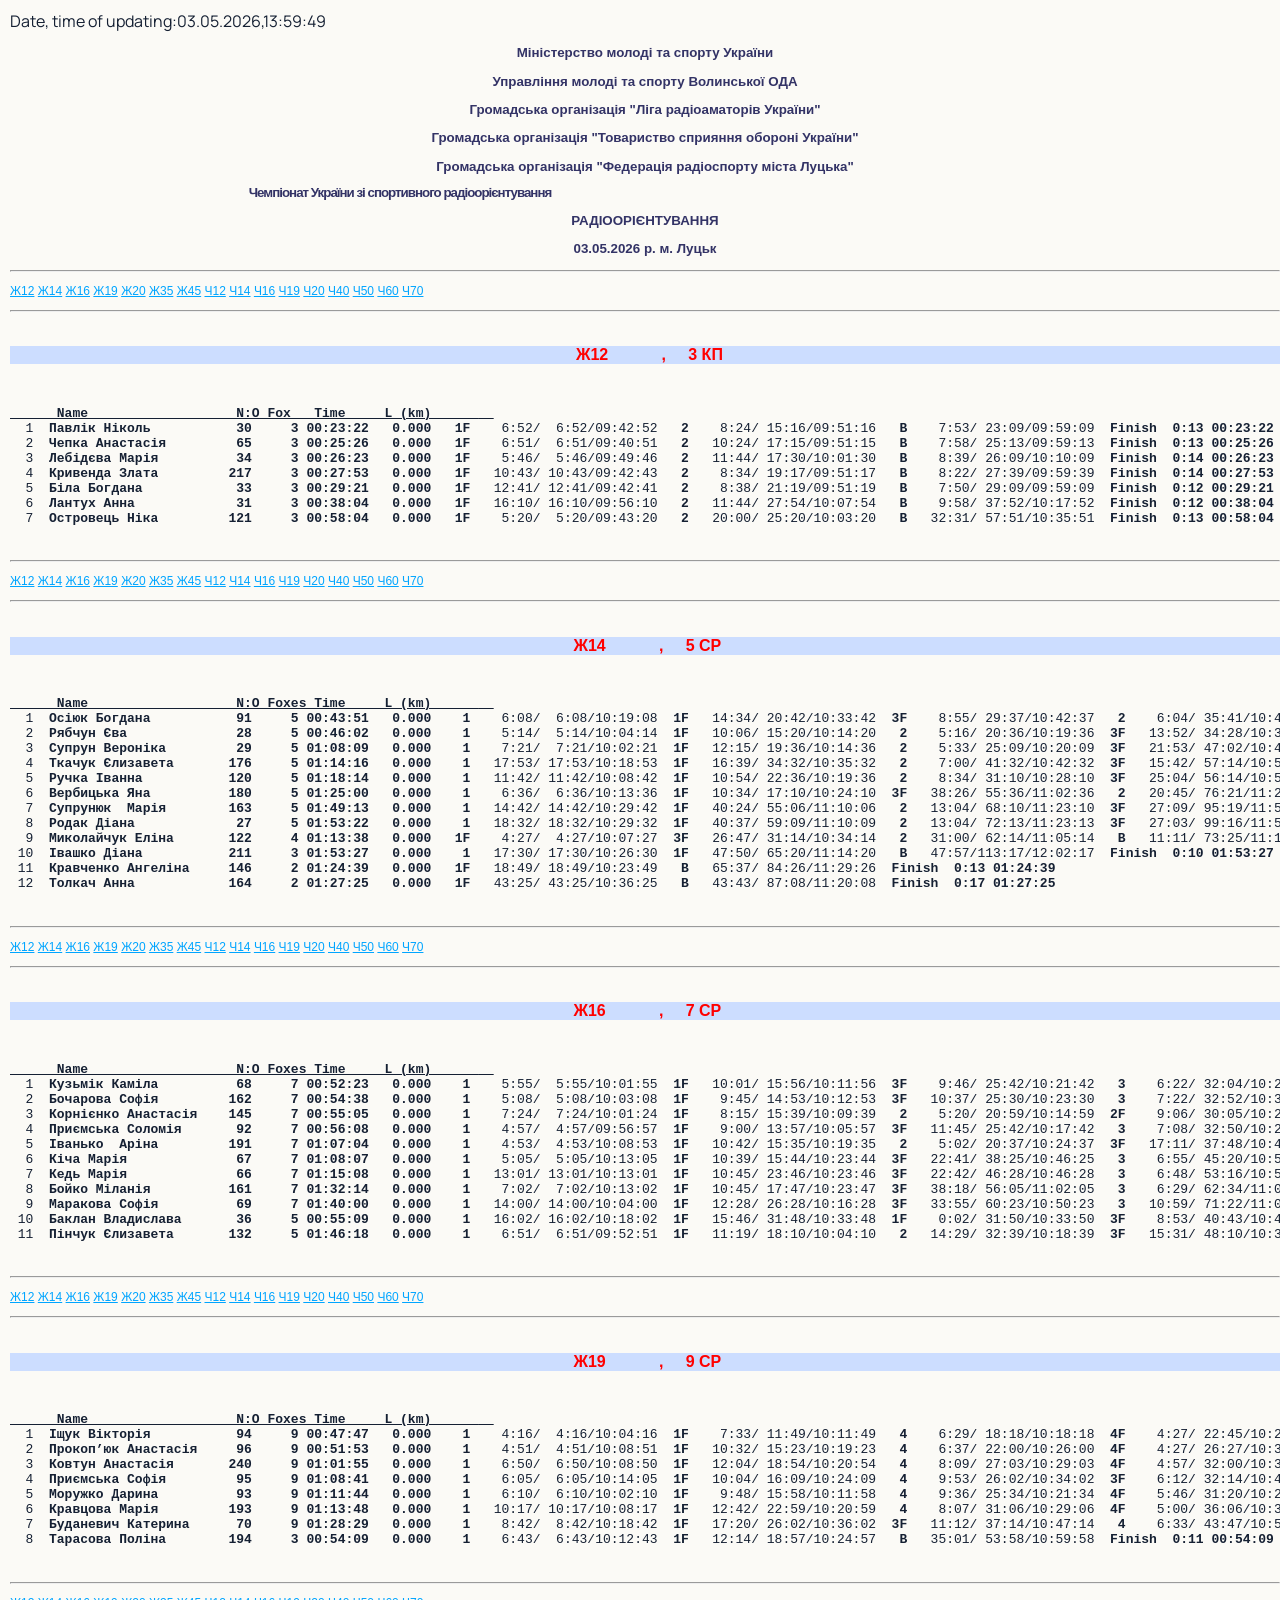
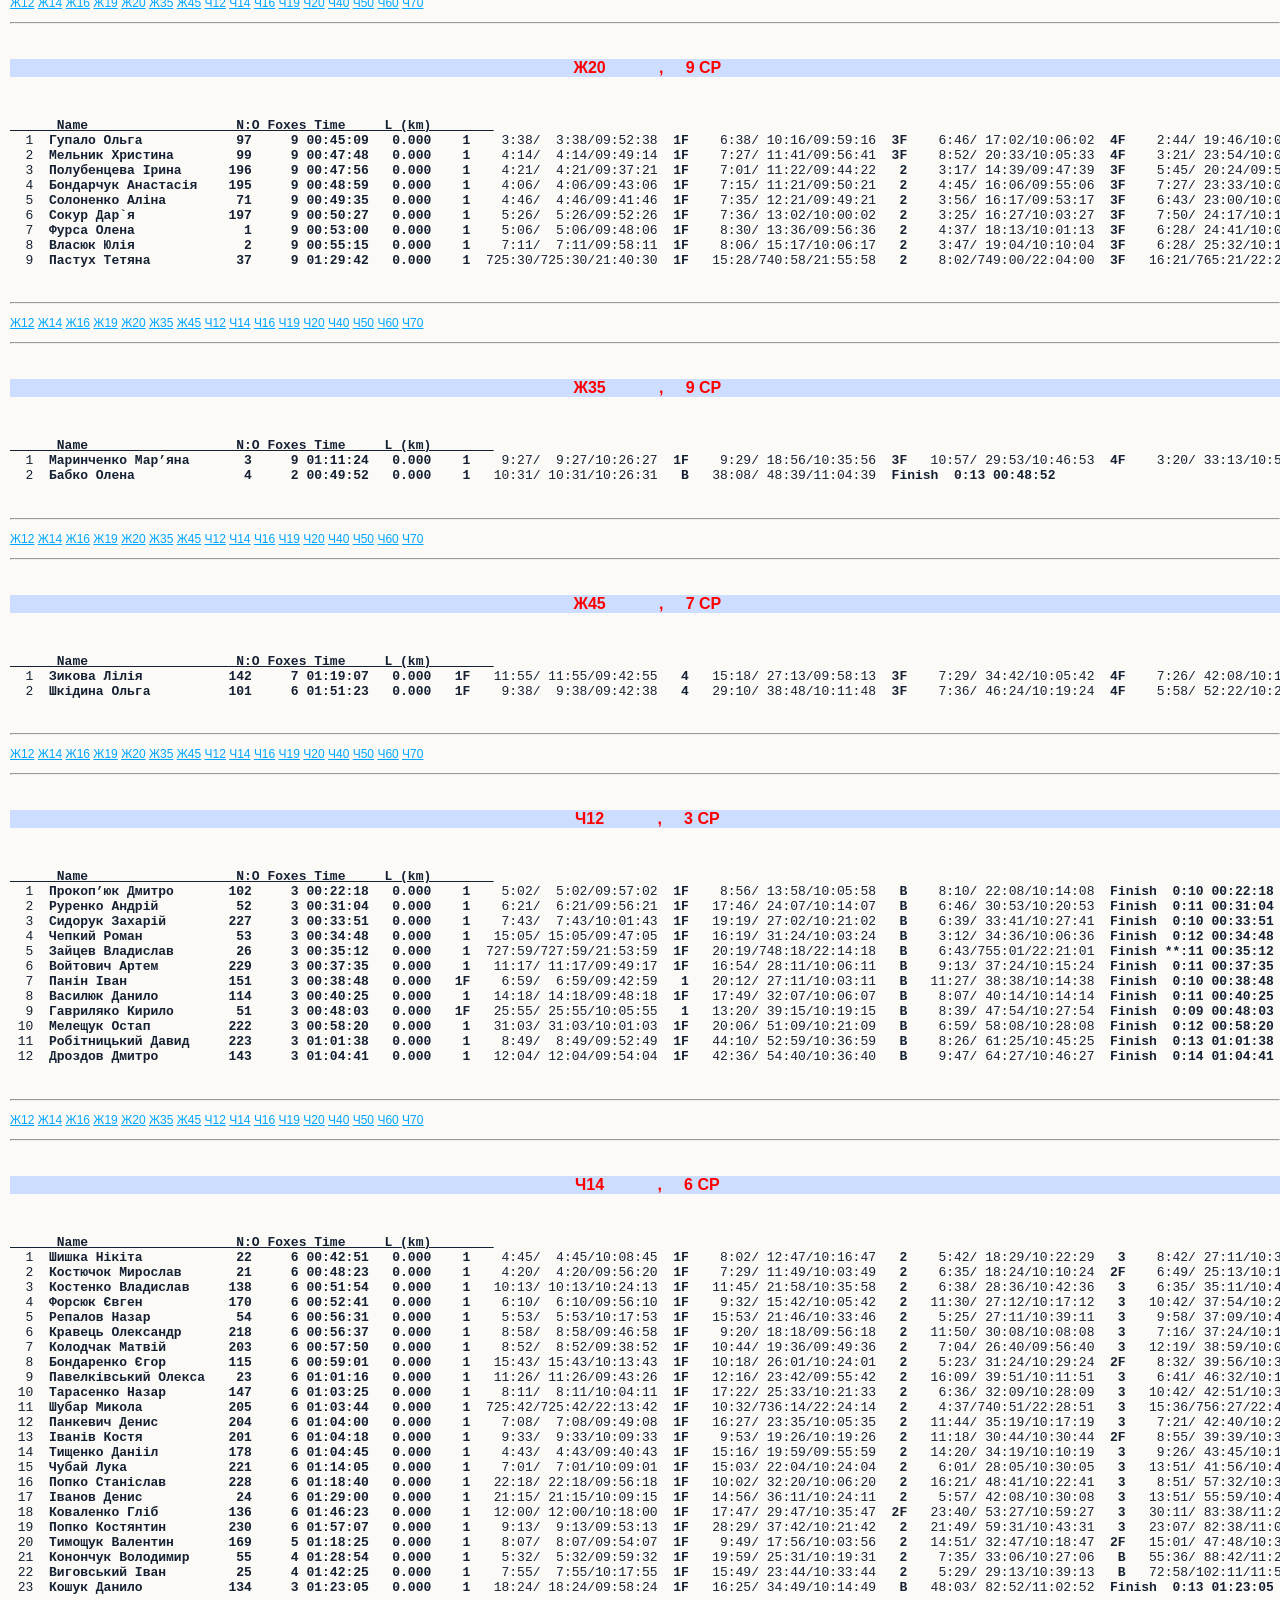
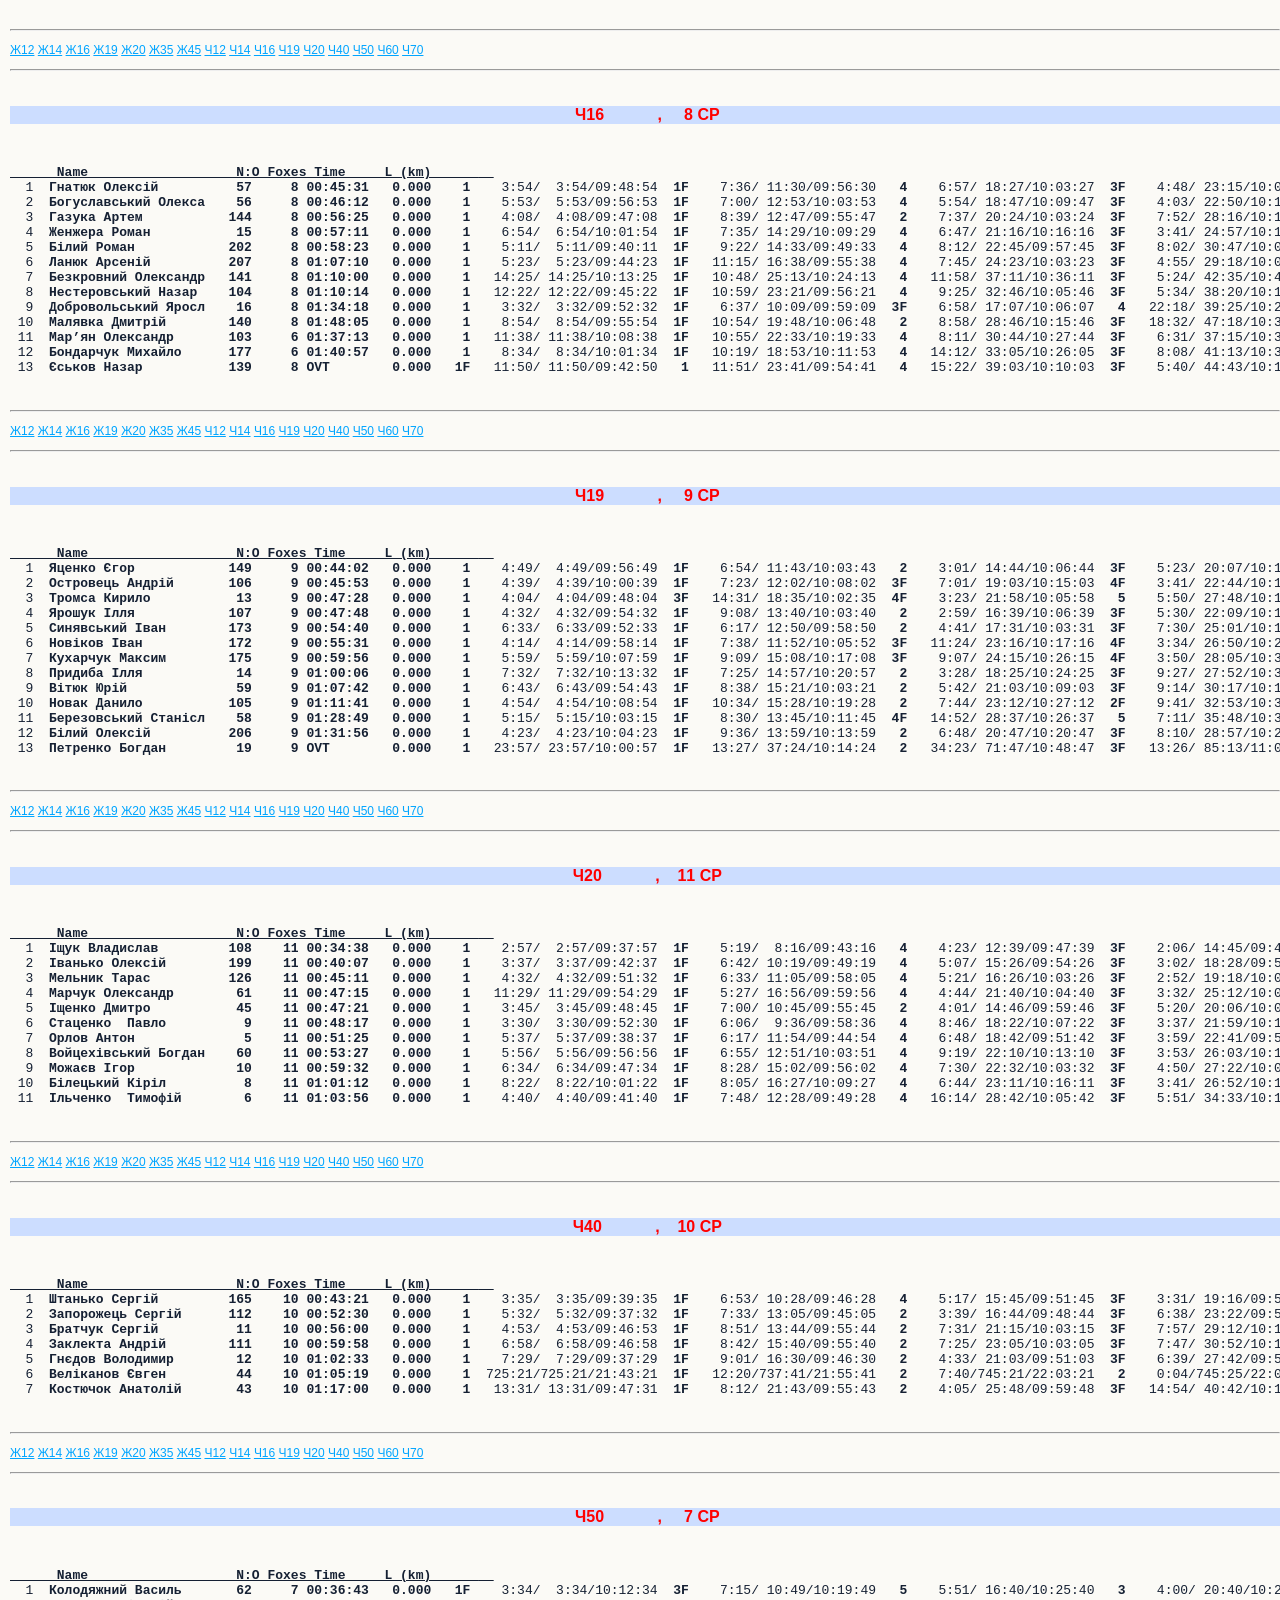
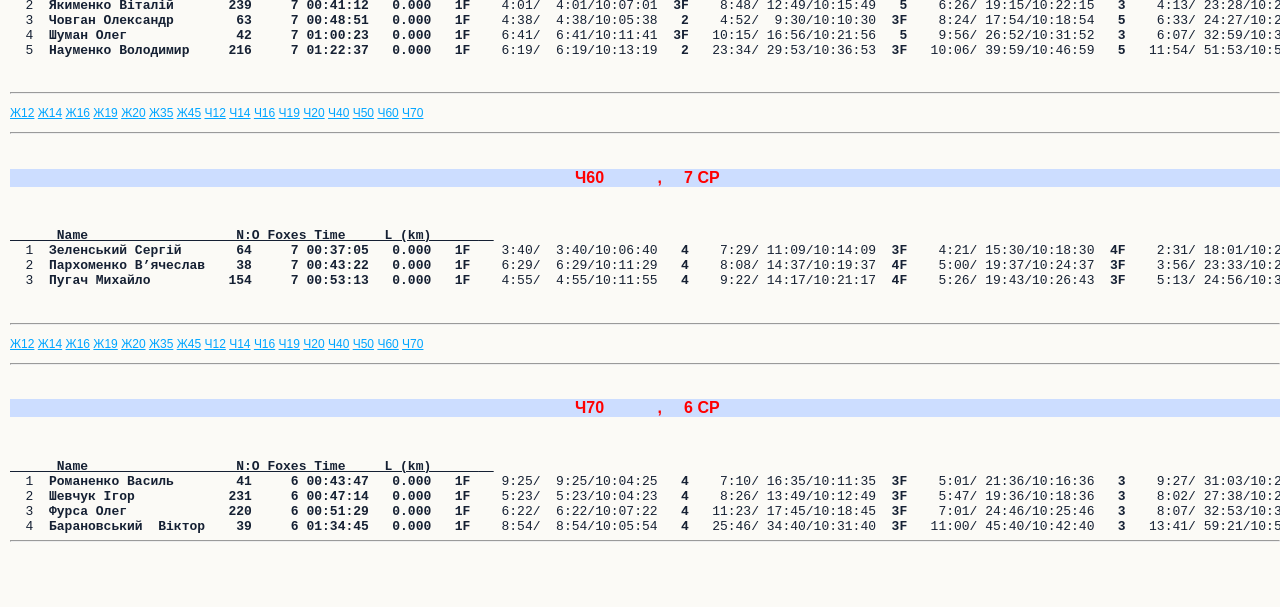
<file: splits/day-4.html>
﻿<html><head>
    <meta charset="UTF-8" />
  <meta name="viewport" content="width=device-width, initial-scale=1.0" />

  <title>split1</title>

  <link rel="preconnect" href="https://fonts.googleapis.com">
  <link rel="preconnect" href="https://fonts.gstatic.com" crossorigin>

  <link href="https://fonts.googleapis.com/css2?family=Manrope:wght@500;700;800;900&display=swap" rel="stylesheet">

  <link rel="stylesheet" href="../style.css" />

  <!-- Google Analytics -->
  <script async src="https://www.googletagmanager.com/gtag/js?id=G-ZE9CFPP07N"></script>
  <script>
    window.dataLayer = window.dataLayer || [];
    function gtag(){dataLayer.push(arguments);}
    gtag('js', new Date());

    gtag('config', 'G-ZE9CFPP07N');
  </script>
<meta content="text/html; charset=windows-1251" http-equiv="expires" CONTENT="">
<title>split4</title>
<style type="text/css">
body {		margin-left:10;margin-top:10;}
A:hover {color:#FF0000;}
H1  {font-family: Arial, Helvetica, sans-serif;font-size: 10pt;font-weight: bold;color:#333366;text-align: center;}
H2  {font-family: Arial, Helvetica, sans-serif;font-size: 12pt;font-weight: bold;color:red;background:#ccddff;text-align: center;}
H3  {font-family: Arial, Helvetica, sans-serif;font-size: 10pt;font-weight: bold;color:#333366;text-align: center;}
H4  {font-family: Arial, Helvetica, sans-serif;font-size:  9pt;font-weight: bold;color:black;text-align: left;}
P {FONT-SIZE: 9pt; COLOR: #000000; FONT-FAMILY: Arial, Helvetica, sans-serif; TEXT-ALIGN: justify}
.text {FONT-SIZE: 9pt; COLOR: #000000; FONT-FAMILY: Arial, Helvetica, sans-serif; TEXT-ALIGN: justify}
</style>
</head>
<meta name="viewport" content="width=device-width, initial-scale=1.0">
<body link="#00A5ff" vlink="#00A5ff">
Date, time of updating:03.05.2026,13:59:49<H3>Міністерство молоді та спорту України</H3>
<H3>Управління молоді та спорту Волинської ОДА</H3>
<H3>Громадська організація "Ліга радіоаматорів України"</H3>
<H3>Громадська організація "Товариство сприяння обороні України"</H3>
<H3>Громадська організація "Федерація радіоспорту міста Луцька"</H3>
<H1>Чемпіонат України зі спортивного радіоорієнтування</H1>
<H3>РАДІООРІЄНТУВАННЯ</H3>
<H3>03.05.2026 р. м. Луцьк</H3>
<PRE>
<A name=A1></A><HR><P><A href="#A1">Ж12</A> <A href="#A2">Ж14</A> <A href="#A3">Ж16</A> <A href="#A4">Ж19</A> <A href="#A5">Ж20</A> <A href="#A6">Ж35</A> <A href="#A7">Ж45</A> <A href="#A8">Ч12</A> <A href="#A9">Ч14</A> <A href="#A10">Ч16</A> <A href="#A11">Ч19</A> <A href="#A12">Ч20</A> <A href="#A13">Ч40</A> <A href="#A14">Ч50</A> <A href="#A15">Ч60</A> <A href="#A16">Ч70</A> </P><HR>
<H2>  Ж12            ,     3 КП</H2>
<PRE>
<B><U>      Name                   N:O Fox   Time     L (km)      <i>  </i></B></U>
  1  <b>Павлік Ніколь           30     3 00:23:22   0.000 </b>  <b>1F </b>   6:52/  6:52/09:42:52  <b> 2 </b>   8:24/ 15:16/09:51:16  <b> B </b>   7:53/ 23:09/09:59:09<b>  Finish  0:13 00:23:22  </b>
  2  <b>Чепка Анастасія         65     3 00:25:26   0.000 </b>  <b>1F </b>   6:51/  6:51/09:40:51  <b> 2 </b>  10:24/ 17:15/09:51:15  <b> B </b>   7:58/ 25:13/09:59:13<b>  Finish  0:13 00:25:26  </b>
  3  <b>Лебідєва Марія          34     3 00:26:23   0.000 </b>  <b>1F </b>   5:46/  5:46/09:49:46  <b> 2 </b>  11:44/ 17:30/10:01:30  <b> B </b>   8:39/ 26:09/10:10:09<b>  Finish  0:14 00:26:23  </b>
  4  <b>Кривенда Злата         217     3 00:27:53   0.000 </b>  <b>1F </b>  10:43/ 10:43/09:42:43  <b> 2 </b>   8:34/ 19:17/09:51:17  <b> B </b>   8:22/ 27:39/09:59:39<b>  Finish  0:14 00:27:53  </b>
  5  <b>Біла Богдана            33     3 00:29:21   0.000 </b>  <b>1F </b>  12:41/ 12:41/09:42:41  <b> 2 </b>   8:38/ 21:19/09:51:19  <b> B </b>   7:50/ 29:09/09:59:09<b>  Finish  0:12 00:29:21  </b>
  6  <b>Лантух Анна             31     3 00:38:04   0.000 </b>  <b>1F </b>  16:10/ 16:10/09:56:10  <b> 2 </b>  11:44/ 27:54/10:07:54  <b> B </b>   9:58/ 37:52/10:17:52<b>  Finish  0:12 00:38:04  </b>
  7  <b>Островець Ніка         121     3 00:58:04   0.000 </b>  <b>1F </b>   5:20/  5:20/09:43:20  <b> 2 </b>  20:00/ 25:20/10:03:20  <b> B </b>  32:31/ 57:51/10:35:51<b>  Finish  0:13 00:58:04  </b>
</PRE>
<A name=A2></A><HR><P><A href="#A1">Ж12</A> <A href="#A2">Ж14</A> <A href="#A3">Ж16</A> <A href="#A4">Ж19</A> <A href="#A5">Ж20</A> <A href="#A6">Ж35</A> <A href="#A7">Ж45</A> <A href="#A8">Ч12</A> <A href="#A9">Ч14</A> <A href="#A10">Ч16</A> <A href="#A11">Ч19</A> <A href="#A12">Ч20</A> <A href="#A13">Ч40</A> <A href="#A14">Ч50</A> <A href="#A15">Ч60</A> <A href="#A16">Ч70</A> </P><HR>
<H2>  Ж14            ,     5 CP </H2>
<PRE>
<B><U>      Name                   N:O Foxes Time     L (km)      <i>  </i></B></U>
  1  <b>Осіюк Богдана           91     5 00:43:51   0.000 </b>  <b> 1 </b>   6:08/  6:08/10:19:08  <b>1F </b>  14:34/ 20:42/10:33:42  <b>3F </b>   8:55/ 29:37/10:42:37  <b> 2 </b>   6:04/ 35:41/10:48:41  <b> B </b>   7:58/ 43:39/10:56:39<b>  Finish  0:12 00:43:51  </b>
  2  <b>Рябчун Єва              28     5 00:46:02   0.000 </b>  <b> 1 </b>   5:14/  5:14/10:04:14  <b>1F </b>  10:06/ 15:20/10:14:20  <b> 2 </b>   5:16/ 20:36/10:19:36  <b>3F </b>  13:52/ 34:28/10:33:28  <b> B </b>  11:23/ 45:51/10:44:51<b>  Finish  0:11 00:46:02  </b>
  3  <b>Супрун Вероніка         29     5 01:08:09   0.000 </b>  <b> 1 </b>   7:21/  7:21/10:02:21  <b>1F </b>  12:15/ 19:36/10:14:36  <b> 2 </b>   5:33/ 25:09/10:20:09  <b>3F </b>  21:53/ 47:02/10:42:02  <b> B </b>  20:54/ 67:56/11:02:56<b>  Finish  0:13 01:08:09  </b>
  4  <b>Ткачук Єлизавета       176     5 01:14:16   0.000 </b>  <b> 1 </b>  17:53/ 17:53/10:18:53  <b>1F </b>  16:39/ 34:32/10:35:32  <b> 2 </b>   7:00/ 41:32/10:42:32  <b>3F </b>  15:42/ 57:14/10:58:14  <b> B </b>  16:51/ 74:05/11:15:05<b>  Finish  0:11 01:14:16  </b>
  5  <b>Ручка Іванна           120     5 01:18:14   0.000 </b>  <b> 1 </b>  11:42/ 11:42/10:08:42  <b>1F </b>  10:54/ 22:36/10:19:36  <b> 2 </b>   8:34/ 31:10/10:28:10  <b>3F </b>  25:04/ 56:14/10:53:14  <b> B </b>  21:49/ 78:03/11:15:03<b>  Finish  0:11 01:18:14  </b>
  6  <b>Вербицька Яна          180     5 01:25:00   0.000 </b>  <b> 1 </b>   6:36/  6:36/10:13:36  <b>1F </b>  10:34/ 17:10/10:24:10  <b>3F </b>  38:26/ 55:36/11:02:36  <b> 2 </b>  20:45/ 76:21/11:23:21  <b> B </b>   8:27/ 84:48/11:31:48<b>  Finish  0:12 01:25:00  </b>
  7  <b>Супрунюк  Марія        163     5 01:49:13   0.000 </b>  <b> 1 </b>  14:42/ 14:42/10:29:42  <b>1F </b>  40:24/ 55:06/11:10:06  <b> 2 </b>  13:04/ 68:10/11:23:10  <b>3F </b>  27:09/ 95:19/11:50:19  <b> B </b>  13:42/109:01/12:04:01<b>  Finish  0:12 01:49:13  </b>
  8  <b>Родак Діана             27     5 01:53:22   0.000 </b>  <b> 1 </b>  18:32/ 18:32/10:29:32  <b>1F </b>  40:37/ 59:09/11:10:09  <b> 2 </b>  13:04/ 72:13/11:23:13  <b>3F </b>  27:03/ 99:16/11:50:16  <b> B </b>  13:52/113:08/12:04:08<b>  Finish  0:14 01:53:22  </b>
  9  <b>Миколайчук Еліна       122     4 01:13:38   0.000 </b>  <b>1F </b>   4:27/  4:27/10:07:27  <b>3F </b>  26:47/ 31:14/10:34:14  <b> 2 </b>  31:00/ 62:14/11:05:14  <b> B </b>  11:11/ 73:25/11:16:25<b>  Finish  0:13 01:13:38  </b>
 10  <b>Івашко Діана           211     3 01:53:27   0.000 </b>  <b> 1 </b>  17:30/ 17:30/10:26:30  <b>1F </b>  47:50/ 65:20/11:14:20  <b> B </b>  47:57/113:17/12:02:17<b>  Finish  0:10 01:53:27  </b>
 11  <b>Кравченко Ангеліна     146     2 01:24:39   0.000 </b>  <b>1F </b>  18:49/ 18:49/10:23:49  <b> B </b>  65:37/ 84:26/11:29:26<b>  Finish  0:13 01:24:39  </b>
 12  <b>Толкач Анна            164     2 01:27:25   0.000 </b>  <b>1F </b>  43:25/ 43:25/10:36:25  <b> B </b>  43:43/ 87:08/11:20:08<b>  Finish  0:17 01:27:25  </b>
</PRE>
<A name=A3></A><HR><P><A href="#A1">Ж12</A> <A href="#A2">Ж14</A> <A href="#A3">Ж16</A> <A href="#A4">Ж19</A> <A href="#A5">Ж20</A> <A href="#A6">Ж35</A> <A href="#A7">Ж45</A> <A href="#A8">Ч12</A> <A href="#A9">Ч14</A> <A href="#A10">Ч16</A> <A href="#A11">Ч19</A> <A href="#A12">Ч20</A> <A href="#A13">Ч40</A> <A href="#A14">Ч50</A> <A href="#A15">Ч60</A> <A href="#A16">Ч70</A> </P><HR>
<H2>  Ж16            ,     7 CP </H2>
<PRE>
<B><U>      Name                   N:O Foxes Time     L (km)      <i>  </i></B></U>
  1  <b>Кузьмік Каміла          68     7 00:52:23   0.000 </b>  <b> 1 </b>   5:55/  5:55/10:01:55  <b>1F </b>  10:01/ 15:56/10:11:56  <b>3F </b>   9:46/ 25:42/10:21:42  <b> 3 </b>   6:22/ 32:04/10:28:04  <b>2F </b>   5:20/ 37:24/10:33:24  <b> 2 </b>   7:25/ 44:49/10:40:49  <b> B </b>   7:23/ 52:12/10:48:12<b>  Finish  0:11 00:52:23  </b>
  2  <b>Бочарова Софія         162     7 00:54:38   0.000 </b>  <b> 1 </b>   5:08/  5:08/10:03:08  <b>1F </b>   9:45/ 14:53/10:12:53  <b>3F </b>  10:37/ 25:30/10:23:30  <b> 3 </b>   7:22/ 32:52/10:30:52  <b>2F </b>   5:36/ 38:28/10:36:28  <b> 2 </b>   7:38/ 46:06/10:44:06  <b> B </b>   8:22/ 54:28/10:52:28<b>  Finish  0:10 00:54:38  </b>
  3  <b>Корнієнко Анастасія    145     7 00:55:05   0.000 </b>  <b> 1 </b>   7:24/  7:24/10:01:24  <b>1F </b>   8:15/ 15:39/10:09:39  <b> 2 </b>   5:20/ 20:59/10:14:59  <b>2F </b>   9:06/ 30:05/10:24:05  <b> 3 </b>   6:00/ 36:05/10:30:05  <b>3F </b>   6:57/ 43:02/10:37:02  <b> B </b>  11:53/ 54:55/10:48:55<b>  Finish  0:10 00:55:05  </b>
  4  <b>Приємська Соломія       92     7 00:56:08   0.000 </b>  <b> 1 </b>   4:57/  4:57/09:56:57  <b>1F </b>   9:00/ 13:57/10:05:57  <b>3F </b>  11:45/ 25:42/10:17:42  <b> 3 </b>   7:08/ 32:50/10:24:50  <b>2F </b>   7:35/ 40:25/10:32:25  <b> 2 </b>   8:21/ 48:46/10:40:46  <b> B </b>   7:12/ 55:58/10:47:58<b>  Finish  0:10 00:56:08  </b>
  5  <b>Іванько  Аріна         191     7 01:07:04   0.000 </b>  <b> 1 </b>   4:53/  4:53/10:08:53  <b>1F </b>  10:42/ 15:35/10:19:35  <b> 2 </b>   5:02/ 20:37/10:24:37  <b>3F </b>  17:11/ 37:48/10:41:48  <b> 3 </b>   6:09/ 43:57/10:47:57  <b>2F </b>  11:13/ 55:10/10:59:10  <b> B </b>  11:45/ 66:55/11:10:55<b>  Finish  0:09 01:07:04  </b>
  6  <b>Кіча Марія              67     7 01:08:07   0.000 </b>  <b> 1 </b>   5:05/  5:05/10:13:05  <b>1F </b>  10:39/ 15:44/10:23:44  <b>3F </b>  22:41/ 38:25/10:46:25  <b> 3 </b>   6:55/ 45:20/10:53:20  <b>2F </b>   6:10/ 51:30/10:59:30  <b> 2 </b>   8:38/ 60:08/11:08:08  <b> B </b>   7:48/ 67:56/11:15:56<b>  Finish  0:11 01:08:07  </b>
  7  <b>Кедь Марія              66     7 01:15:08   0.000 </b>  <b> 1 </b>  13:01/ 13:01/10:13:01  <b>1F </b>  10:45/ 23:46/10:23:46  <b>3F </b>  22:42/ 46:28/10:46:28  <b> 3 </b>   6:48/ 53:16/10:53:16  <b>2F </b>   5:48/ 59:04/10:59:04  <b> 2 </b>   9:07/ 68:11/11:08:11  <b> B </b>   6:47/ 74:58/11:14:58<b>  Finish  0:10 01:15:08  </b>
  8  <b>Бойко Міланія          161     7 01:32:14   0.000 </b>  <b> 1 </b>   7:02/  7:02/10:13:02  <b>1F </b>  10:45/ 17:47/10:23:47  <b>3F </b>  38:18/ 56:05/11:02:05  <b> 3 </b>   6:29/ 62:34/11:08:34  <b>2F </b>   6:38/ 69:12/11:15:12  <b> 2 </b>  16:21/ 85:33/11:31:33  <b> B </b>   6:31/ 92:04/11:38:04<b>  Finish  0:10 01:32:14  </b>
  9  <b>Маракова Софія          69     7 01:40:00   0.000 </b>  <b> 1 </b>  14:00/ 14:00/10:04:00  <b>1F </b>  12:28/ 26:28/10:16:28  <b>3F </b>  33:55/ 60:23/10:50:23  <b> 3 </b>  10:59/ 71:22/11:01:22  <b>2F </b>   7:58/ 79:20/11:09:20  <b> 2 </b>  11:34/ 90:54/11:20:54  <b> B </b>   8:53/ 99:47/11:29:47<b>  Finish  0:13 01:40:00  </b>
 10  <b>Баклан Владислава       36     5 00:55:09   0.000 </b>  <b> 1 </b>  16:02/ 16:02/10:18:02  <b>1F </b>  15:46/ 31:48/10:33:48  <b>1F </b>   0:02/ 31:50/10:33:50  <b>3F </b>   8:53/ 40:43/10:42:43  <b> 2 </b>   6:02/ 46:45/10:48:45  <b> B </b>   8:13/ 54:58/10:56:58<b>  Finish  0:11 00:55:09  </b>
 11  <b>Пінчук Єлизавета       132     5 01:46:18   0.000 </b>  <b> 1 </b>   6:51/  6:51/09:52:51  <b>1F </b>  11:19/ 18:10/10:04:10  <b> 2 </b>  14:29/ 32:39/10:18:39  <b>3F </b>  15:31/ 48:10/10:34:10  <b> B </b>  57:54/106:04/11:32:04<b>  Finish  0:14 01:46:18  </b>
</PRE>
<A name=A4></A><HR><P><A href="#A1">Ж12</A> <A href="#A2">Ж14</A> <A href="#A3">Ж16</A> <A href="#A4">Ж19</A> <A href="#A5">Ж20</A> <A href="#A6">Ж35</A> <A href="#A7">Ж45</A> <A href="#A8">Ч12</A> <A href="#A9">Ч14</A> <A href="#A10">Ч16</A> <A href="#A11">Ч19</A> <A href="#A12">Ч20</A> <A href="#A13">Ч40</A> <A href="#A14">Ч50</A> <A href="#A15">Ч60</A> <A href="#A16">Ч70</A> </P><HR>
<H2>  Ж19            ,     9 CP </H2>
<PRE>
<B><U>      Name                   N:O Foxes Time     L (km)      <i>  </i></B></U>
  1  <b>Іщук Вікторія           94     9 00:47:47   0.000 </b>  <b> 1 </b>   4:16/  4:16/10:04:16  <b>1F </b>   7:33/ 11:49/10:11:49  <b> 4 </b>   6:29/ 18:18/10:18:18  <b>4F </b>   4:27/ 22:45/10:22:45  <b>3F </b>   2:42/ 25:27/10:25:27  <b> 3 </b>   5:06/ 30:33/10:30:33  <b>2F </b>   4:42/ 35:15/10:35:15  <b> 2 </b>   5:27/ 40:42/10:40:42  <b> B </b>   6:55/ 47:37/10:47:37<b>  Finish  0:10 00:47:47  </b>
  2  <b>Прокоп’юк Анастасія     96     9 00:51:53   0.000 </b>  <b> 1 </b>   4:51/  4:51/10:08:51  <b>1F </b>  10:32/ 15:23/10:19:23  <b> 4 </b>   6:37/ 22:00/10:26:00  <b>4F </b>   4:27/ 26:27/10:30:27  <b>3F </b>   2:58/ 29:25/10:33:25  <b> 3 </b>   5:34/ 34:59/10:38:59  <b>2F </b>   4:44/ 39:43/10:43:43  <b> 2 </b>   4:52/ 44:35/10:48:35  <b> B </b>   7:09/ 51:44/10:55:44<b>  Finish  0:09 00:51:53  </b>
  3  <b>Ковтун Анастасія       240     9 01:01:55   0.000 </b>  <b> 1 </b>   6:50/  6:50/10:08:50  <b>1F </b>  12:04/ 18:54/10:20:54  <b> 4 </b>   8:09/ 27:03/10:29:03  <b>4F </b>   4:57/ 32:00/10:34:00  <b>3F </b>   3:38/ 35:38/10:37:38  <b> 3 </b>   6:24/ 42:02/10:44:02  <b>2F </b>   5:55/ 47:57/10:49:57  <b> 2 </b>   7:19/ 55:16/10:57:16  <b> B </b>   6:29/ 61:45/11:03:45<b>  Finish  0:10 01:01:55  </b>
  4  <b>Приємська Софія         95     9 01:08:41   0.000 </b>  <b> 1 </b>   6:05/  6:05/10:14:05  <b>1F </b>  10:04/ 16:09/10:24:09  <b> 4 </b>   9:53/ 26:02/10:34:02  <b>3F </b>   6:12/ 32:14/10:40:14  <b>4F </b>   4:31/ 36:45/10:44:45  <b> 3 </b>   8:12/ 44:57/10:52:57  <b>2F </b>   7:32/ 52:29/11:00:29  <b> 2 </b>   7:46/ 60:15/11:08:15  <b> B </b>   8:13/ 68:28/11:16:28<b>  Finish  0:13 01:08:41  </b>
  5  <b>Моружко Дарина          93     9 01:11:44   0.000 </b>  <b> 1 </b>   6:10/  6:10/10:02:10  <b>1F </b>   9:48/ 15:58/10:11:58  <b> 4 </b>   9:36/ 25:34/10:21:34  <b>4F </b>   5:46/ 31:20/10:27:20  <b>3F </b>   4:15/ 35:35/10:31:35  <b> 3 </b>  12:42/ 48:17/10:44:17  <b>2F </b>   6:38/ 54:55/10:50:55  <b> 2 </b>   8:02/ 62:57/10:58:57  <b> B </b>   8:37/ 71:34/11:07:34<b>  Finish  0:10 01:11:44  </b>
  6  <b>Кравцова Марія         193     9 01:13:48   0.000 </b>  <b> 1 </b>  10:17/ 10:17/10:08:17  <b>1F </b>  12:42/ 22:59/10:20:59  <b> 4 </b>   8:07/ 31:06/10:29:06  <b>4F </b>   5:00/ 36:06/10:34:06  <b>3F </b>   5:44/ 41:50/10:39:50  <b> 3 </b>   8:17/ 50:07/10:48:07  <b>2F </b>   6:38/ 56:45/10:54:45  <b> 2 </b>   9:21/ 66:06/11:04:06  <b> B </b>   7:30/ 73:36/11:11:36<b>  Finish  0:12 01:13:48  </b>
  7  <b>Буданевич Катерина      70     9 01:28:29   0.000 </b>  <b> 1 </b>   8:42/  8:42/10:18:42  <b>1F </b>  17:20/ 26:02/10:36:02  <b>3F </b>  11:12/ 37:14/10:47:14  <b> 4 </b>   6:33/ 43:47/10:53:47  <b>4F </b>   6:16/ 50:03/11:00:03  <b> 3 </b>   8:38/ 58:41/11:08:41  <b>2F </b>   6:36/ 65:17/11:15:17  <b> 2 </b>  16:10/ 81:27/11:31:27  <b> B </b>   6:48/ 88:15/11:38:15<b>  Finish  0:14 01:28:29  </b>
  8  <b>Тарасова Поліна        194     3 00:54:09   0.000 </b>  <b> 1 </b>   6:43/  6:43/10:12:43  <b>1F </b>  12:14/ 18:57/10:24:57  <b> B </b>  35:01/ 53:58/10:59:58<b>  Finish  0:11 00:54:09  </b>
</PRE>
<A name=A5></A><HR><P><A href="#A1">Ж12</A> <A href="#A2">Ж14</A> <A href="#A3">Ж16</A> <A href="#A4">Ж19</A> <A href="#A5">Ж20</A> <A href="#A6">Ж35</A> <A href="#A7">Ж45</A> <A href="#A8">Ч12</A> <A href="#A9">Ч14</A> <A href="#A10">Ч16</A> <A href="#A11">Ч19</A> <A href="#A12">Ч20</A> <A href="#A13">Ч40</A> <A href="#A14">Ч50</A> <A href="#A15">Ч60</A> <A href="#A16">Ч70</A> </P><HR>
<H2>  Ж20            ,     9 CP </H2>
<PRE>
<B><U>      Name                   N:O Foxes Time     L (km)      <i>  </i></B></U>
  1  <b>Гупало Ольга            97     9 00:45:09   0.000 </b>  <b> 1 </b>   3:38/  3:38/09:52:38  <b>1F </b>   6:38/ 10:16/09:59:16  <b>3F </b>   6:46/ 17:02/10:06:02  <b>4F </b>   2:44/ 19:46/10:08:46  <b> 5 </b>   6:36/ 26:22/10:15:22  <b> 3 </b>   3:38/ 30:00/10:19:00  <b>2F </b>   4:16/ 34:16/10:23:16  <b> 2 </b>   5:28/ 39:44/10:28:44  <b> B </b>   5:15/ 44:59/10:33:59<b>  Finish  0:10 00:45:09  </b>
  2  <b>Мельник Христина        99     9 00:47:48   0.000 </b>  <b> 1 </b>   4:14/  4:14/09:49:14  <b>1F </b>   7:27/ 11:41/09:56:41  <b>3F </b>   8:52/ 20:33/10:05:33  <b>4F </b>   3:21/ 23:54/10:08:54  <b> 5 </b>   4:59/ 28:53/10:13:53  <b> 3 </b>   3:56/ 32:49/10:17:49  <b>2F </b>   4:23/ 37:12/10:22:12  <b> 2 </b>   5:02/ 42:14/10:27:14  <b> B </b>   5:23/ 47:37/10:32:37<b>  Finish  0:11 00:47:48  </b>
  3  <b>Полубенцева Ірина      196     9 00:47:56   0.000 </b>  <b> 1 </b>   4:21/  4:21/09:37:21  <b>1F </b>   7:01/ 11:22/09:44:22  <b> 2 </b>   3:17/ 14:39/09:47:39  <b>3F </b>   5:45/ 20:24/09:53:24  <b>4F </b>   2:40/ 23:04/09:56:04  <b> 5 </b>   7:18/ 30:22/10:03:22  <b> 3 </b>   3:44/ 34:06/10:07:06  <b>2F </b>   4:53/ 38:59/10:11:59  <b> B </b>   8:46/ 47:45/10:20:45<b>  Finish  0:11 00:47:56  </b>
  4  <b>Бондарчук Анастасія    195     9 00:48:59   0.000 </b>  <b> 1 </b>   4:06/  4:06/09:43:06  <b>1F </b>   7:15/ 11:21/09:50:21  <b> 2 </b>   4:45/ 16:06/09:55:06  <b>3F </b>   7:27/ 23:33/10:02:33  <b>4F </b>   3:16/ 26:49/10:05:49  <b> 5 </b>   5:37/ 32:26/10:11:26  <b> 3 </b>   3:42/ 36:08/10:15:08  <b>2F </b>   4:26/ 40:34/10:19:34  <b> B </b>   8:13/ 48:47/10:27:47<b>  Finish  0:12 00:48:59  </b>
  5  <b>Солоненко Аліна         71     9 00:49:35   0.000 </b>  <b> 1 </b>   4:46/  4:46/09:41:46  <b>1F </b>   7:35/ 12:21/09:49:21  <b> 2 </b>   3:56/ 16:17/09:53:17  <b>3F </b>   6:43/ 23:00/10:00:00  <b>4F </b>   3:32/ 26:32/10:03:32  <b> 5 </b>   4:38/ 31:10/10:08:10  <b> 3 </b>   4:09/ 35:19/10:12:19  <b>2F </b>   4:52/ 40:11/10:17:11  <b> B </b>   9:13/ 49:24/10:26:24<b>  Finish  0:11 00:49:35  </b>
  6  <b>Сокур Дар`я            197     9 00:50:27   0.000 </b>  <b> 1 </b>   5:26/  5:26/09:52:26  <b>1F </b>   7:36/ 13:02/10:00:02  <b> 2 </b>   3:25/ 16:27/10:03:27  <b>3F </b>   7:50/ 24:17/10:11:17  <b>4F </b>   5:05/ 29:22/10:16:22  <b> 5 </b>   4:56/ 34:18/10:21:18  <b> 3 </b>   3:19/ 37:37/10:24:37  <b>2F </b>   4:12/ 41:49/10:28:49  <b> B </b>   8:28/ 50:17/10:37:17<b>  Finish  0:10 00:50:27  </b>
  7  <b>Фурса Олена              1     9 00:53:00   0.000 </b>  <b> 1 </b>   5:06/  5:06/09:48:06  <b>1F </b>   8:30/ 13:36/09:56:36  <b> 2 </b>   4:37/ 18:13/10:01:13  <b>3F </b>   6:28/ 24:41/10:07:41  <b>4F </b>   4:02/ 28:43/10:11:43  <b> 5 </b>   5:05/ 33:48/10:16:48  <b> 3 </b>   4:07/ 37:55/10:20:55  <b>2F </b>   4:49/ 42:44/10:25:44  <b> B </b>  10:05/ 52:49/10:35:49<b>  Finish  0:11 00:53:00  </b>
  8  <b>Власюк Юлія              2     9 00:55:15   0.000 </b>  <b> 1 </b>   7:11/  7:11/09:58:11  <b>1F </b>   8:06/ 15:17/10:06:17  <b> 2 </b>   3:47/ 19:04/10:10:04  <b>3F </b>   6:28/ 25:32/10:16:32  <b>4F </b>   3:38/ 29:10/10:20:10  <b> 5 </b>   6:50/ 36:00/10:27:00  <b> 3 </b>   4:13/ 40:13/10:31:13  <b>2F </b>   5:18/ 45:31/10:36:31  <b> B </b>   9:34/ 55:05/10:46:05<b>  Finish  0:10 00:55:15  </b>
  9  <b>Пастух Тетяна           37     9 01:29:42   0.000 </b>  <b> 1 </b> 725:30/725:30/21:40:30  <b>1F </b>  15:28/740:58/21:55:58  <b> 2 </b>   8:02/749:00/22:04:00  <b>3F </b>  16:21/765:21/22:20:21  <b>4F </b>   5:12/770:33/22:25:33  <b> 5 </b>   9:15/779:48/22:34:48  <b> 3 </b>   7:27/787:15/22:42:15  <b>2F </b>   8:19/795:34/22:50:34  <b> B </b>  13:57/809:31/23:04:31<b>  Finish **:11 01:29:42  </b>
</PRE>
<A name=A6></A><HR><P><A href="#A1">Ж12</A> <A href="#A2">Ж14</A> <A href="#A3">Ж16</A> <A href="#A4">Ж19</A> <A href="#A5">Ж20</A> <A href="#A6">Ж35</A> <A href="#A7">Ж45</A> <A href="#A8">Ч12</A> <A href="#A9">Ч14</A> <A href="#A10">Ч16</A> <A href="#A11">Ч19</A> <A href="#A12">Ч20</A> <A href="#A13">Ч40</A> <A href="#A14">Ч50</A> <A href="#A15">Ч60</A> <A href="#A16">Ч70</A> </P><HR>
<H2>  Ж35            ,     9 CP </H2>
<PRE>
<B><U>      Name                   N:O Foxes Time     L (km)      <i>  </i></B></U>
  1  <b>Маринченко Мар’яна       3     9 01:11:24   0.000 </b>  <b> 1 </b>   9:27/  9:27/10:26:27  <b>1F </b>   9:29/ 18:56/10:35:56  <b>3F </b>  10:57/ 29:53/10:46:53  <b>4F </b>   3:20/ 33:13/10:50:13  <b> 5 </b>  10:19/ 43:32/11:00:32  <b> 3 </b>   7:34/ 51:06/11:08:06  <b>2F </b>   5:52/ 56:58/11:13:58  <b> 2 </b>   6:45/ 63:43/11:20:43  <b> B </b>   7:26/ 71:09/11:28:09<b>  Finish  0:15 01:11:24  </b>
  2  <b>Бабко Олена              4     2 00:49:52   0.000 </b>  <b> 1 </b>  10:31/ 10:31/10:26:31  <b> B </b>  38:08/ 48:39/11:04:39<b>  Finish  0:13 00:48:52  </b>
</PRE>
<A name=A7></A><HR><P><A href="#A1">Ж12</A> <A href="#A2">Ж14</A> <A href="#A3">Ж16</A> <A href="#A4">Ж19</A> <A href="#A5">Ж20</A> <A href="#A6">Ж35</A> <A href="#A7">Ж45</A> <A href="#A8">Ч12</A> <A href="#A9">Ч14</A> <A href="#A10">Ч16</A> <A href="#A11">Ч19</A> <A href="#A12">Ч20</A> <A href="#A13">Ч40</A> <A href="#A14">Ч50</A> <A href="#A15">Ч60</A> <A href="#A16">Ч70</A> </P><HR>
<H2>  Ж45            ,     7 CP </H2>
<PRE>
<B><U>      Name                   N:O Foxes Time     L (km)      <i>  </i></B></U>
  1  <b>Зикова Лілія           142     7 01:19:07   0.000 </b>  <b>1F </b>  11:55/ 11:55/09:42:55  <b> 4 </b>  15:18/ 27:13/09:58:13  <b>3F </b>   7:29/ 34:42/10:05:42  <b>4F </b>   7:26/ 42:08/10:13:08  <b> 3 </b>  10:47/ 52:55/10:23:55  <b> 2 </b>  15:01/ 67:56/10:38:56  <b> B </b>  10:46/ 78:42/10:49:42<b>  Finish  0:25 01:19:07  </b>
  2  <b>Шкідина Ольга          101     6 01:51:23   0.000 </b>  <b>1F </b>   9:38/  9:38/09:42:38  <b> 4 </b>  29:10/ 38:48/10:11:48  <b>3F </b>   7:36/ 46:24/10:19:24  <b>4F </b>   5:58/ 52:22/10:25:22  <b> 3 </b>  22:37/ 74:59/10:47:59  <b> B </b>  36:03/111:02/11:24:02<b>  Finish  0:21 01:51:23  </b>
</PRE>
<A name=A8></A><HR><P><A href="#A1">Ж12</A> <A href="#A2">Ж14</A> <A href="#A3">Ж16</A> <A href="#A4">Ж19</A> <A href="#A5">Ж20</A> <A href="#A6">Ж35</A> <A href="#A7">Ж45</A> <A href="#A8">Ч12</A> <A href="#A9">Ч14</A> <A href="#A10">Ч16</A> <A href="#A11">Ч19</A> <A href="#A12">Ч20</A> <A href="#A13">Ч40</A> <A href="#A14">Ч50</A> <A href="#A15">Ч60</A> <A href="#A16">Ч70</A> </P><HR>
<H2>  Ч12            ,     3 CP </H2>
<PRE>
<B><U>      Name                   N:O Foxes Time     L (km)      <i>  </i></B></U>
  1  <b>Прокоп’юк Дмитро       102     3 00:22:18   0.000 </b>  <b> 1 </b>   5:02/  5:02/09:57:02  <b>1F </b>   8:56/ 13:58/10:05:58  <b> B </b>   8:10/ 22:08/10:14:08<b>  Finish  0:10 00:22:18  </b>
  2  <b>Руренко Андрій          52     3 00:31:04   0.000 </b>  <b> 1 </b>   6:21/  6:21/09:56:21  <b>1F </b>  17:46/ 24:07/10:14:07  <b> B </b>   6:46/ 30:53/10:20:53<b>  Finish  0:11 00:31:04  </b>
  3  <b>Сидорук Захарій        227     3 00:33:51   0.000 </b>  <b> 1 </b>   7:43/  7:43/10:01:43  <b>1F </b>  19:19/ 27:02/10:21:02  <b> B </b>   6:39/ 33:41/10:27:41<b>  Finish  0:10 00:33:51  </b>
  4  <b>Чепкий Роман            53     3 00:34:48   0.000 </b>  <b> 1 </b>  15:05/ 15:05/09:47:05  <b>1F </b>  16:19/ 31:24/10:03:24  <b> B </b>   3:12/ 34:36/10:06:36<b>  Finish  0:12 00:34:48  </b>
  5  <b>Зайцев Владислав        26     3 00:35:12   0.000 </b>  <b> 1 </b> 727:59/727:59/21:53:59  <b>1F </b>  20:19/748:18/22:14:18  <b> B </b>   6:43/755:01/22:21:01<b>  Finish **:11 00:35:12  </b>
  6  <b>Войтович Артем         229     3 00:37:35   0.000 </b>  <b> 1 </b>  11:17/ 11:17/09:49:17  <b>1F </b>  16:54/ 28:11/10:06:11  <b> B </b>   9:13/ 37:24/10:15:24<b>  Finish  0:11 00:37:35  </b>
  7  <b>Панін Іван             151     3 00:38:48   0.000 </b>  <b>1F </b>   6:59/  6:59/09:42:59  <b> 1 </b>  20:12/ 27:11/10:03:11  <b> B </b>  11:27/ 38:38/10:14:38<b>  Finish  0:10 00:38:48  </b>
  8  <b>Василюк Данило         114     3 00:40:25   0.000 </b>  <b> 1 </b>  14:18/ 14:18/09:48:18  <b>1F </b>  17:49/ 32:07/10:06:07  <b> B </b>   8:07/ 40:14/10:14:14<b>  Finish  0:11 00:40:25  </b>
  9  <b>Гавриляко Кирило        51     3 00:48:03   0.000 </b>  <b>1F </b>  25:55/ 25:55/10:05:55  <b> 1 </b>  13:20/ 39:15/10:19:15  <b> B </b>   8:39/ 47:54/10:27:54<b>  Finish  0:09 00:48:03  </b>
 10  <b>Мелещук Остап          222     3 00:58:20   0.000 </b>  <b> 1 </b>  31:03/ 31:03/10:01:03  <b>1F </b>  20:06/ 51:09/10:21:09  <b> B </b>   6:59/ 58:08/10:28:08<b>  Finish  0:12 00:58:20  </b>
 11  <b>Робітницький Давид     223     3 01:01:38   0.000 </b>  <b> 1 </b>   8:49/  8:49/09:52:49  <b>1F </b>  44:10/ 52:59/10:36:59  <b> B </b>   8:26/ 61:25/10:45:25<b>  Finish  0:13 01:01:38  </b>
 12  <b>Дроздов Дмитро         143     3 01:04:41   0.000 </b>  <b> 1 </b>  12:04/ 12:04/09:54:04  <b>1F </b>  42:36/ 54:40/10:36:40  <b> B </b>   9:47/ 64:27/10:46:27<b>  Finish  0:14 01:04:41  </b>
</PRE>
<A name=A9></A><HR><P><A href="#A1">Ж12</A> <A href="#A2">Ж14</A> <A href="#A3">Ж16</A> <A href="#A4">Ж19</A> <A href="#A5">Ж20</A> <A href="#A6">Ж35</A> <A href="#A7">Ж45</A> <A href="#A8">Ч12</A> <A href="#A9">Ч14</A> <A href="#A10">Ч16</A> <A href="#A11">Ч19</A> <A href="#A12">Ч20</A> <A href="#A13">Ч40</A> <A href="#A14">Ч50</A> <A href="#A15">Ч60</A> <A href="#A16">Ч70</A> </P><HR>
<H2>  Ч14            ,     6 CP </H2>
<PRE>
<B><U>      Name                   N:O Foxes Time     L (km)      <i>  </i></B></U>
  1  <b>Шишка Нікіта            22     6 00:42:51   0.000 </b>  <b> 1 </b>   4:45/  4:45/10:08:45  <b>1F </b>   8:02/ 12:47/10:16:47  <b> 2 </b>   5:42/ 18:29/10:22:29  <b> 3 </b>   8:42/ 27:11/10:31:11  <b>2F </b>   5:23/ 32:34/10:36:34  <b> B </b>  10:08/ 42:42/10:46:42<b>  Finish  0:09 00:42:51  </b>
  2  <b>Костючок Мирослав       21     6 00:48:23   0.000 </b>  <b> 1 </b>   4:20/  4:20/09:56:20  <b>1F </b>   7:29/ 11:49/10:03:49  <b> 2 </b>   6:35/ 18:24/10:10:24  <b>2F </b>   6:49/ 25:13/10:17:13  <b> 3 </b>   8:41/ 33:54/10:25:54  <b> B </b>  14:20/ 48:14/10:40:14<b>  Finish  0:09 00:48:23  </b>
  3  <b>Костенко Владислав     138     6 00:51:54   0.000 </b>  <b> 1 </b>  10:13/ 10:13/10:24:13  <b>1F </b>  11:45/ 21:58/10:35:58  <b> 2 </b>   6:38/ 28:36/10:42:36  <b> 3 </b>   6:35/ 35:11/10:49:11  <b>2F </b>   5:43/ 40:54/10:54:54  <b> B </b>  10:52/ 51:46/11:05:46<b>  Finish  0:08 00:51:54  </b>
  4  <b>Форсюк Євген           170     6 00:52:41   0.000 </b>  <b> 1 </b>   6:10/  6:10/09:56:10  <b>1F </b>   9:32/ 15:42/10:05:42  <b> 2 </b>  11:30/ 27:12/10:17:12  <b> 3 </b>  10:42/ 37:54/10:27:54  <b>2F </b>   4:05/ 41:59/10:31:59  <b> B </b>  10:31/ 52:30/10:42:30<b>  Finish  0:11 00:52:41  </b>
  5  <b>Репалов Назар           54     6 00:56:31   0.000 </b>  <b> 1 </b>   5:53/  5:53/10:17:53  <b>1F </b>  15:53/ 21:46/10:33:46  <b> 2 </b>   5:25/ 27:11/10:39:11  <b> 3 </b>   9:58/ 37:09/10:49:09  <b>2F </b>   6:16/ 43:25/10:55:25  <b> B </b>  12:56/ 56:21/11:08:21<b>  Finish  0:10 00:56:31  </b>
  6  <b>Кравець Олександр      218     6 00:56:37   0.000 </b>  <b> 1 </b>   8:58/  8:58/09:46:58  <b>1F </b>   9:20/ 18:18/09:56:18  <b> 2 </b>  11:50/ 30:08/10:08:08  <b> 3 </b>   7:16/ 37:24/10:15:24  <b>2F </b>   6:54/ 44:18/10:22:18  <b> B </b>  12:10/ 56:28/10:34:28<b>  Finish  0:09 00:56:37  </b>
  7  <b>Колодчак Матвій        203     6 00:57:50   0.000 </b>  <b> 1 </b>   8:52/  8:52/09:38:52  <b>1F </b>  10:44/ 19:36/09:49:36  <b> 2 </b>   7:04/ 26:40/09:56:40  <b> 3 </b>  12:19/ 38:59/10:08:59  <b>2F </b>   6:51/ 45:50/10:15:50  <b> B </b>  11:50/ 57:40/10:27:40<b>  Finish  0:10 00:57:50  </b>
  8  <b>Бондаренко Єгор        115     6 00:59:01   0.000 </b>  <b> 1 </b>  15:43/ 15:43/10:13:43  <b>1F </b>  10:18/ 26:01/10:24:01  <b> 2 </b>   5:23/ 31:24/10:29:24  <b>2F </b>   8:32/ 39:56/10:37:56  <b> 3 </b>   4:20/ 44:16/10:42:16  <b> B </b>  14:31/ 58:47/10:56:47<b>  Finish  0:14 00:59:01  </b>
  9  <b>Павелківський Олекса    23     6 01:01:16   0.000 </b>  <b> 1 </b>  11:26/ 11:26/09:43:26  <b>1F </b>  12:16/ 23:42/09:55:42  <b> 2 </b>  16:09/ 39:51/10:11:51  <b> 3 </b>   6:41/ 46:32/10:18:32  <b>2F </b>   4:25/ 50:57/10:22:57  <b> B </b>  10:10/ 61:07/10:33:07<b>  Finish  0:09 01:01:16  </b>
 10  <b>Тарасенко Назар        147     6 01:03:25   0.000 </b>  <b> 1 </b>   8:11/  8:11/10:04:11  <b>1F </b>  17:22/ 25:33/10:21:33  <b> 2 </b>   6:36/ 32:09/10:28:09  <b> 3 </b>  10:42/ 42:51/10:38:51  <b>2F </b>   6:57/ 49:48/10:45:48  <b> B </b>  13:25/ 63:13/10:59:13<b>  Finish  0:12 01:03:25  </b>
 11  <b>Шубар Микола           205     6 01:03:44   0.000 </b>  <b> 1 </b> 725:42/725:42/22:13:42  <b>1F </b>  10:32/736:14/22:24:14  <b> 2 </b>   4:37/740:51/22:28:51  <b> 3 </b>  15:36/756:27/22:44:27  <b>2F </b>  14:12/770:39/22:58:39  <b> B </b>  12:53/783:32/23:11:32<b>  Finish **:12 01:03:44  </b>
 12  <b>Панкевич Денис         204     6 01:04:00   0.000 </b>  <b> 1 </b>   7:08/  7:08/09:49:08  <b>1F </b>  16:27/ 23:35/10:05:35  <b> 2 </b>  11:44/ 35:19/10:17:19  <b> 3 </b>   7:21/ 42:40/10:24:40  <b>2F </b>   6:40/ 49:20/10:31:20  <b> B </b>  14:28/ 63:48/10:45:48<b>  Finish  0:12 01:04:00  </b>
 13  <b>Іванів Костя           201     6 01:04:18   0.000 </b>  <b> 1 </b>   9:33/  9:33/10:09:33  <b>1F </b>   9:53/ 19:26/10:19:26  <b> 2 </b>  11:18/ 30:44/10:30:44  <b>2F </b>   8:55/ 39:39/10:39:39  <b> 3 </b>   7:17/ 46:56/10:46:56  <b> B </b>  17:08/ 64:04/11:04:04<b>  Finish  0:14 01:04:18  </b>
 14  <b>Тищенко Данііл         178     6 01:04:45   0.000 </b>  <b> 1 </b>   4:43/  4:43/09:40:43  <b>1F </b>  15:16/ 19:59/09:55:59  <b> 2 </b>  14:20/ 34:19/10:10:19  <b> 3 </b>   9:26/ 43:45/10:19:45  <b>2F </b>   7:33/ 51:18/10:27:18  <b> B </b>  13:14/ 64:32/10:40:32<b>  Finish  0:13 01:04:45  </b>
 15  <b>Чубай Лука             221     6 01:14:05   0.000 </b>  <b> 1 </b>   7:01/  7:01/10:09:01  <b>1F </b>  15:03/ 22:04/10:24:04  <b> 2 </b>   6:01/ 28:05/10:30:05  <b> 3 </b>  13:51/ 41:56/10:43:56  <b>2F </b>  10:35/ 52:31/10:54:31  <b> B </b>  21:21/ 73:52/11:15:52<b>  Finish  0:13 01:14:05  </b>
 16  <b>Попко Станіслав        228     6 01:18:40   0.000 </b>  <b> 1 </b>  22:18/ 22:18/09:56:18  <b>1F </b>  10:02/ 32:20/10:06:20  <b> 2 </b>  16:21/ 48:41/10:22:41  <b> 3 </b>   8:51/ 57:32/10:31:32  <b>2F </b>   5:56/ 63:28/10:37:28  <b> B </b>  15:01/ 78:29/10:52:29<b>  Finish  0:11 01:18:40  </b>
 17  <b>Іванов Денис            24     6 01:29:00   0.000 </b>  <b> 1 </b>  21:15/ 21:15/10:09:15  <b>1F </b>  14:56/ 36:11/10:24:11  <b> 2 </b>   5:57/ 42:08/10:30:08  <b> 3 </b>  13:51/ 55:59/10:43:59  <b>2F </b>  10:27/ 66:26/10:54:26  <b> B </b>  22:23/ 88:49/11:16:49<b>  Finish  0:11 01:29:00  </b>
 18  <b>Коваленко Гліб         136     6 01:46:23   0.000 </b>  <b> 1 </b>  12:00/ 12:00/10:18:00  <b>1F </b>  17:47/ 29:47/10:35:47  <b>2F </b>  23:40/ 53:27/10:59:27  <b> 3 </b>  30:11/ 83:38/11:29:38  <b> 2 </b>  11:59/ 95:37/11:41:37  <b> B </b>  10:31/106:08/11:52:08<b>  Finish  0:15 01:46:23  </b>
 19  <b>Попко Костянтин        230     6 01:57:07   0.000 </b>  <b> 1 </b>   9:13/  9:13/09:53:13  <b>1F </b>  28:29/ 37:42/10:21:42  <b> 2 </b>  21:49/ 59:31/10:43:31  <b> 3 </b>  23:07/ 82:38/11:06:38  <b>2F </b>  10:57/ 93:35/11:17:35  <b> B </b>  23:18/116:53/11:40:53<b>  Finish  0:14 01:57:07  </b>
 20  <b>Тимощук Валентин       169     5 01:18:25   0.000 </b>  <b> 1 </b>   8:07/  8:07/09:54:07  <b>1F </b>   9:49/ 17:56/10:03:56  <b> 2 </b>  14:51/ 32:47/10:18:47  <b>2F </b>  15:01/ 47:48/10:33:48  <b> B </b>  30:23/ 78:11/11:04:11<b>  Finish  0:14 01:18:25  </b>
 21  <b>Конончук Володимир      55     4 01:28:54   0.000 </b>  <b> 1 </b>   5:32/  5:32/09:59:32  <b>1F </b>  19:59/ 25:31/10:19:31  <b> 2 </b>   7:35/ 33:06/10:27:06  <b> B </b>  55:36/ 88:42/11:22:42<b>  Finish  0:12 01:28:54  </b>
 22  <b>Виговський Іван         25     4 01:42:25   0.000 </b>  <b> 1 </b>   7:55/  7:55/10:17:55  <b>1F </b>  15:49/ 23:44/10:33:44  <b> 2 </b>   5:29/ 29:13/10:39:13  <b> B </b>  72:58/102:11/11:52:11<b>  Finish  0:14 01:42:25  </b>
 23  <b>Кошук Данило           134     3 01:23:05   0.000 </b>  <b> 1 </b>  18:24/ 18:24/09:58:24  <b>1F </b>  16:25/ 34:49/10:14:49  <b> B </b>  48:03/ 82:52/11:02:52<b>  Finish  0:13 01:23:05  </b>
</PRE>
<A name=A10></A><HR><P><A href="#A1">Ж12</A> <A href="#A2">Ж14</A> <A href="#A3">Ж16</A> <A href="#A4">Ж19</A> <A href="#A5">Ж20</A> <A href="#A6">Ж35</A> <A href="#A7">Ж45</A> <A href="#A8">Ч12</A> <A href="#A9">Ч14</A> <A href="#A10">Ч16</A> <A href="#A11">Ч19</A> <A href="#A12">Ч20</A> <A href="#A13">Ч40</A> <A href="#A14">Ч50</A> <A href="#A15">Ч60</A> <A href="#A16">Ч70</A> </P><HR>
<H2>  Ч16            ,     8 CP </H2>
<PRE>
<B><U>      Name                   N:O Foxes Time     L (km)      <i>  </i></B></U>
  1  <b>Гнатюк Олексій          57     8 00:45:31   0.000 </b>  <b> 1 </b>   3:54/  3:54/09:48:54  <b>1F </b>   7:36/ 11:30/09:56:30  <b> 4 </b>   6:57/ 18:27/10:03:27  <b>3F </b>   4:48/ 23:15/10:08:15  <b> 3 </b>   6:57/ 30:12/10:15:12  <b>2F </b>   4:28/ 34:40/10:19:40  <b> 2 </b>   5:04/ 39:44/10:24:44  <b> B </b>   5:39/ 45:23/10:30:23<b>  Finish  0:08 00:45:31  </b>
  2  <b>Богуславський Олекса    56     8 00:46:12   0.000 </b>  <b> 1 </b>   5:53/  5:53/09:56:53  <b>1F </b>   7:00/ 12:53/10:03:53  <b> 4 </b>   5:54/ 18:47/10:09:47  <b>3F </b>   4:03/ 22:50/10:13:50  <b> 3 </b>   6:39/ 29:29/10:20:29  <b>2F </b>   4:59/ 34:28/10:25:28  <b> 2 </b>   6:27/ 40:55/10:31:55  <b> B </b>   5:07/ 46:02/10:37:02<b>  Finish  0:10 00:46:12  </b>
  3  <b>Газука Артем           144     8 00:56:25   0.000 </b>  <b> 1 </b>   4:08/  4:08/09:47:08  <b>1F </b>   8:39/ 12:47/09:55:47  <b> 2 </b>   7:37/ 20:24/10:03:24  <b>3F </b>   7:52/ 28:16/10:11:16  <b> 4 </b>   4:52/ 33:08/10:16:08  <b> 3 </b>   7:30/ 40:38/10:23:38  <b>2F </b>   5:54/ 46:32/10:29:32  <b> B </b>   9:43/ 56:15/10:39:15<b>  Finish  0:10 00:56:25  </b>
  4  <b>Женжера Роман           15     8 00:57:11   0.000 </b>  <b> 1 </b>   6:54/  6:54/10:01:54  <b>1F </b>   7:35/ 14:29/10:09:29  <b> 4 </b>   6:47/ 21:16/10:16:16  <b>3F </b>   3:41/ 24:57/10:19:57  <b> 3 </b>  14:43/ 39:40/10:34:40  <b>2F </b>   6:15/ 45:55/10:40:55  <b> 2 </b>   5:47/ 51:42/10:46:42  <b> B </b>   5:20/ 57:02/10:52:02<b>  Finish  0:09 00:57:11  </b>
  5  <b>Білий Роман            202     8 00:58:23   0.000 </b>  <b> 1 </b>   5:11/  5:11/09:40:11  <b>1F </b>   9:22/ 14:33/09:49:33  <b> 4 </b>   8:12/ 22:45/09:57:45  <b>3F </b>   8:02/ 30:47/10:05:47  <b> 3 </b>   7:26/ 38:13/10:13:13  <b>2F </b>   7:49/ 46:02/10:21:02  <b> 2 </b>   6:24/ 52:26/10:27:26  <b> B </b>   5:45/ 58:11/10:33:11<b>  Finish  0:12 00:58:23  </b>
  6  <b>Ланюк Арсеній          207     8 01:07:10   0.000 </b>  <b> 1 </b>   5:23/  5:23/09:44:23  <b>1F </b>  11:15/ 16:38/09:55:38  <b> 4 </b>   7:45/ 24:23/10:03:23  <b>3F </b>   4:55/ 29:18/10:08:18  <b> 3 </b>  14:48/ 44:06/10:23:06  <b>2F </b>   5:34/ 49:40/10:28:40  <b> 2 </b>   8:58/ 58:38/10:37:38  <b> B </b>   8:17/ 66:55/10:45:55<b>  Finish  0:15 01:07:10  </b>
  7  <b>Безкровний Олександр   141     8 01:10:00   0.000 </b>  <b> 1 </b>  14:25/ 14:25/10:13:25  <b>1F </b>  10:48/ 25:13/10:24:13  <b> 4 </b>  11:58/ 37:11/10:36:11  <b>3F </b>   5:24/ 42:35/10:41:35  <b> 3 </b>   6:11/ 48:46/10:47:46  <b>2F </b>   7:10/ 55:56/10:54:56  <b> 2 </b>   7:13/ 63:09/11:02:09  <b> B </b>   6:42/ 69:51/11:08:51<b>  Finish  0:09 01:10:00  </b>
  8  <b>Нестеровський Назар    104     8 01:10:14   0.000 </b>  <b> 1 </b>  12:22/ 12:22/09:45:22  <b>1F </b>  10:59/ 23:21/09:56:21  <b> 4 </b>   9:25/ 32:46/10:05:46  <b>3F </b>   5:34/ 38:20/10:11:20  <b> 3 </b>   6:41/ 45:01/10:18:01  <b>2F </b>   4:59/ 50:00/10:23:00  <b> 2 </b>  14:02/ 64:02/10:37:02  <b> B </b>   6:00/ 70:02/10:43:02<b>  Finish  0:12 01:10:14  </b>
  9  <b>Добровольський Яросл    16     8 01:34:18   0.000 </b>  <b> 1 </b>   3:32/  3:32/09:52:32  <b>1F </b>   6:37/ 10:09/09:59:09  <b>3F </b>   6:58/ 17:07/10:06:07  <b> 4 </b>  22:18/ 39:25/10:28:25  <b> 2 </b>  28:44/ 68:09/10:57:09  <b>2F </b>   6:23/ 74:32/11:03:32  <b> 3 </b>   5:21/ 79:53/11:08:53  <b> B </b>  14:14/ 94:07/11:23:07<b>  Finish  0:11 01:34:18  </b>
 10  <b>Малявка Дмитрій        140     8 01:48:05   0.000 </b>  <b> 1 </b>   8:54/  8:54/09:55:54  <b>1F </b>  10:54/ 19:48/10:06:48  <b> 2 </b>   8:58/ 28:46/10:15:46  <b>3F </b>  18:32/ 47:18/10:34:18  <b> 4 </b>   9:40/ 56:58/10:43:58  <b> 3 </b>  22:22/ 79:20/11:06:20  <b>2F </b>  10:30/ 89:50/11:16:50  <b> B </b>  18:04/107:54/11:34:54<b>  Finish  0:11 01:48:05  </b>
 11  <b>Мар’ян Олександр       103     6 01:37:13   0.000 </b>  <b> 1 </b>  11:38/ 11:38/10:08:38  <b>1F </b>  10:55/ 22:33/10:19:33  <b> 4 </b>   8:11/ 30:44/10:27:44  <b>3F </b>   6:31/ 37:15/10:34:15  <b> 2 </b>  51:17/ 88:32/11:25:32  <b> B </b>   8:31/ 97:03/11:34:03<b>  Finish  0:10 01:37:13  </b>
 12  <b>Бондарчук Михайло      177     6 01:40:57   0.000 </b>  <b> 1 </b>   8:34/  8:34/10:01:34  <b>1F </b>  10:19/ 18:53/10:11:53  <b> 4 </b>  14:12/ 33:05/10:26:05  <b>3F </b>   8:08/ 41:13/10:34:13  <b> 2 </b>  51:16/ 92:29/11:25:29  <b> B </b>   8:17/100:46/11:33:46<b>  Finish  0:11 01:40:57  </b>
 13  <b>Єськов Назар           139     8 OVT        0.000 </b>  <b>1F </b>  11:50/ 11:50/09:42:50  <b> 1 </b>  11:51/ 23:41/09:54:41  <b> 4 </b>  15:22/ 39:03/10:10:03  <b>3F </b>   5:40/ 44:43/10:15:43  <b> 3 </b>  39:19/ 84:02/10:55:02  <b>2F </b>   7:37/ 91:39/11:02:39  <b> 2 </b>  29:13/120:52/11:31:52  <b> B </b>   8:41/129:33/11:40:33<b>  Finish  0:11 02:09:44  </b>
</PRE>
<A name=A11></A><HR><P><A href="#A1">Ж12</A> <A href="#A2">Ж14</A> <A href="#A3">Ж16</A> <A href="#A4">Ж19</A> <A href="#A5">Ж20</A> <A href="#A6">Ж35</A> <A href="#A7">Ж45</A> <A href="#A8">Ч12</A> <A href="#A9">Ч14</A> <A href="#A10">Ч16</A> <A href="#A11">Ч19</A> <A href="#A12">Ч20</A> <A href="#A13">Ч40</A> <A href="#A14">Ч50</A> <A href="#A15">Ч60</A> <A href="#A16">Ч70</A> </P><HR>
<H2>  Ч19            ,     9 CP </H2>
<PRE>
<B><U>      Name                   N:O Foxes Time     L (km)      <i>  </i></B></U>
  1  <b>Яценко Єгор            149     9 00:44:02   0.000 </b>  <b> 1 </b>   4:49/  4:49/09:56:49  <b>1F </b>   6:54/ 11:43/10:03:43  <b> 2 </b>   3:01/ 14:44/10:06:44  <b>3F </b>   5:23/ 20:07/10:12:07  <b>4F </b>   4:23/ 24:30/10:16:30  <b> 5 </b>   4:40/ 29:10/10:21:10  <b> 3 </b>   3:35/ 32:45/10:24:45  <b>2F </b>   3:42/ 36:27/10:28:27  <b> B </b>   7:26/ 43:53/10:35:53<b>  Finish  0:09 00:44:02  </b>
  2  <b>Островець Андрій       106     9 00:45:53   0.000 </b>  <b> 1 </b>   4:39/  4:39/10:00:39  <b>1F </b>   7:23/ 12:02/10:08:02  <b>3F </b>   7:01/ 19:03/10:15:03  <b>4F </b>   3:41/ 22:44/10:18:44  <b> 5 </b>   6:04/ 28:48/10:24:48  <b> 3 </b>   3:19/ 32:07/10:28:07  <b>2F </b>   3:37/ 35:44/10:31:44  <b> 2 </b>   5:05/ 40:49/10:36:49  <b> B </b>   4:54/ 45:43/10:41:43<b>  Finish  0:10 00:45:53  </b>
  3  <b>Тромса Кирило           13     9 00:47:28   0.000 </b>  <b> 1 </b>   4:04/  4:04/09:48:04  <b>3F </b>  14:31/ 18:35/10:02:35  <b>4F </b>   3:23/ 21:58/10:05:58  <b> 5 </b>   5:50/ 27:48/10:11:48  <b> 3 </b>   3:39/ 31:27/10:15:27  <b>2F </b>   4:26/ 35:53/10:19:53  <b> 2 </b>   4:37/ 40:30/10:24:30  <b>1F </b>   3:36/ 44:06/10:28:06  <b> B </b>   3:13/ 47:19/10:31:19<b>  Finish  0:09 00:47:28  </b>
  4  <b>Ярошук Ілля            107     9 00:47:48   0.000 </b>  <b> 1 </b>   4:32/  4:32/09:54:32  <b>1F </b>   9:08/ 13:40/10:03:40  <b> 2 </b>   2:59/ 16:39/10:06:39  <b>3F </b>   5:30/ 22:09/10:12:09  <b>4F </b>   4:19/ 26:28/10:16:28  <b> 5 </b>   4:40/ 31:08/10:21:08  <b> 3 </b>   3:34/ 34:42/10:24:42  <b>2F </b>   4:03/ 38:45/10:28:45  <b> B </b>   8:52/ 47:37/10:37:37<b>  Finish  0:11 00:47:48  </b>
  5  <b>Синявський Іван        173     9 00:54:40   0.000 </b>  <b> 1 </b>   6:33/  6:33/09:52:33  <b>1F </b>   6:17/ 12:50/09:58:50  <b> 2 </b>   4:41/ 17:31/10:03:31  <b>3F </b>   7:30/ 25:01/10:11:01  <b>4F </b>   6:57/ 31:58/10:17:58  <b> 5 </b>   6:26/ 38:24/10:24:24  <b> 3 </b>   3:28/ 41:52/10:27:52  <b>2F </b>   4:15/ 46:07/10:32:07  <b> B </b>   8:23/ 54:30/10:40:30<b>  Finish  0:10 00:54:40  </b>
  6  <b>Новіков Іван           172     9 00:55:31   0.000 </b>  <b> 1 </b>   4:14/  4:14/09:58:14  <b>1F </b>   7:38/ 11:52/10:05:52  <b>3F </b>  11:24/ 23:16/10:17:16  <b>4F </b>   3:34/ 26:50/10:20:50  <b> 5 </b>   6:52/ 33:42/10:27:42  <b> 3 </b>   4:09/ 37:51/10:31:51  <b>2F </b>   4:30/ 42:21/10:36:21  <b> 2 </b>   6:54/ 49:15/10:43:15  <b> B </b>   6:03/ 55:18/10:49:18<b>  Finish  0:13 00:55:31  </b>
  7  <b>Кухарчук Максим        175     9 00:59:56   0.000 </b>  <b> 1 </b>   5:59/  5:59/10:07:59  <b>1F </b>   9:09/ 15:08/10:17:08  <b>3F </b>   9:07/ 24:15/10:26:15  <b>4F </b>   3:50/ 28:05/10:30:05  <b> 5 </b>   6:30/ 34:35/10:36:35  <b> 3 </b>   5:05/ 39:40/10:41:40  <b>2F </b>   5:36/ 45:16/10:47:16  <b> 2 </b>   8:26/ 53:42/10:55:42  <b> B </b>   6:04/ 59:46/11:01:46<b>  Finish  0:10 00:59:56  </b>
  8  <b>Придиба Ілля            14     9 01:00:06   0.000 </b>  <b> 1 </b>   7:32/  7:32/10:13:32  <b>1F </b>   7:25/ 14:57/10:20:57  <b> 2 </b>   3:28/ 18:25/10:24:25  <b>3F </b>   9:27/ 27:52/10:33:52  <b>4F </b>   6:10/ 34:02/10:40:02  <b> 5 </b>   8:13/ 42:15/10:48:15  <b> 3 </b>   4:44/ 46:59/10:52:59  <b>2F </b>   5:57/ 52:56/10:58:56  <b> B </b>   7:00/ 59:56/11:05:56<b>  Finish  0:10 01:00:06  </b>
  9  <b>Вітюк Юрій              59     9 01:07:42   0.000 </b>  <b> 1 </b>   6:43/  6:43/09:54:43  <b>1F </b>   8:38/ 15:21/10:03:21  <b> 2 </b>   5:42/ 21:03/10:09:03  <b>3F </b>   9:14/ 30:17/10:18:17  <b>4F </b>   5:26/ 35:43/10:23:43  <b> 5 </b>   8:05/ 43:48/10:31:48  <b> 3 </b>   6:21/ 50:09/10:38:09  <b>2F </b>   5:22/ 55:31/10:43:31  <b> B </b>  12:03/ 67:34/10:55:34<b>  Finish  0:08 01:07:42  </b>
 10  <b>Новак Данило           105     9 01:11:41   0.000 </b>  <b> 1 </b>   4:54/  4:54/10:08:54  <b>1F </b>  10:34/ 15:28/10:19:28  <b> 2 </b>   7:44/ 23:12/10:27:12  <b>2F </b>   9:41/ 32:53/10:36:53  <b> 3 </b>   6:38/ 39:31/10:43:31  <b> 5 </b>   4:41/ 44:12/10:48:12  <b>4F </b>   7:29/ 51:41/10:55:41  <b>3F </b>   5:27/ 57:08/11:01:08  <b> B </b>  14:20/ 71:28/11:15:28<b>  Finish  0:13 01:11:41  </b>
 11  <b>Березовський Станісл    58     9 01:28:49   0.000 </b>  <b> 1 </b>   5:15/  5:15/10:03:15  <b>1F </b>   8:30/ 13:45/10:11:45  <b>4F </b>  14:52/ 28:37/10:26:37  <b> 5 </b>   7:11/ 35:48/10:33:48  <b> 3 </b>   4:23/ 40:11/10:38:11  <b>3F </b>  11:33/ 51:44/10:49:44  <b> 2 </b>  15:14/ 66:58/11:04:58  <b>2F </b>   9:41/ 76:39/11:14:39  <b> B </b>  12:01/ 88:40/11:26:40<b>  Finish  0:09 01:28:49  </b>
 12  <b>Білий Олексій          206     9 01:31:56   0.000 </b>  <b> 1 </b>   4:23/  4:23/10:04:23  <b>1F </b>   9:36/ 13:59/10:13:59  <b> 2 </b>   6:48/ 20:47/10:20:47  <b>3F </b>   8:10/ 28:57/10:28:57  <b> 5 </b>  11:46/ 40:43/10:40:43  <b>4F </b>  23:12/ 63:55/11:03:55  <b> 3 </b>   7:37/ 71:32/11:11:32  <b>2F </b>   7:07/ 78:39/11:18:39  <b> B </b>  13:02/ 91:41/11:31:41<b>  Finish  0:15 01:31:56  </b>
 13  <b>Петренко Богдан         19     9 OVT        0.000 </b>  <b> 1 </b>  23:57/ 23:57/10:00:57  <b>1F </b>  13:27/ 37:24/10:14:24  <b> 2 </b>  34:23/ 71:47/10:48:47  <b>3F </b>  13:26/ 85:13/11:02:13  <b>4F </b>   9:03/ 94:16/11:11:16  <b> 5 </b>  10:55/105:11/11:22:11  <b> 3 </b>   7:16/112:27/11:29:27  <b>2F </b>  10:35/123:02/11:40:02  <b> B </b>  17:29/140:31/11:57:31<b>  Finish  0:10 02:20:41  </b>
</PRE>
<A name=A12></A><HR><P><A href="#A1">Ж12</A> <A href="#A2">Ж14</A> <A href="#A3">Ж16</A> <A href="#A4">Ж19</A> <A href="#A5">Ж20</A> <A href="#A6">Ж35</A> <A href="#A7">Ж45</A> <A href="#A8">Ч12</A> <A href="#A9">Ч14</A> <A href="#A10">Ч16</A> <A href="#A11">Ч19</A> <A href="#A12">Ч20</A> <A href="#A13">Ч40</A> <A href="#A14">Ч50</A> <A href="#A15">Ч60</A> <A href="#A16">Ч70</A> </P><HR>
<H2>  Ч20            ,    11 CP </H2>
<PRE>
<B><U>      Name                   N:O Foxes Time     L (km)      <i>  </i></B></U>
  1  <b>Іщук Владислав         108    11 00:34:38   0.000 </b>  <b> 1 </b>   2:57/  2:57/09:37:57  <b>1F </b>   5:19/  8:16/09:43:16  <b> 4 </b>   4:23/ 12:39/09:47:39  <b>3F </b>   2:06/ 14:45/09:49:45  <b>4F </b>   2:04/ 16:49/09:51:49  <b>5F </b>   3:27/ 20:16/09:55:16  <b> 5 </b>   1:40/ 21:56/09:56:56  <b> 3 </b>   2:32/ 24:28/09:59:28  <b>2F </b>   2:37/ 27:05/10:02:05  <b> 2 </b>   3:20/ 30:25/10:05:25  <b> B </b>   4:05/ 34:30/10:09:30<b>  Finish  0:08 00:34:38  </b>
  2  <b>Іванько Олексій        199    11 00:40:07   0.000 </b>  <b> 1 </b>   3:37/  3:37/09:42:37  <b>1F </b>   6:42/ 10:19/09:49:19  <b> 4 </b>   5:07/ 15:26/09:54:26  <b>3F </b>   3:02/ 18:28/09:57:28  <b>4F </b>   2:26/ 20:54/09:59:54  <b>5F </b>   3:27/ 24:21/10:03:21  <b> 5 </b>   2:01/ 26:22/10:05:22  <b> 3 </b>   2:47/ 29:09/10:08:09  <b>2F </b>   3:23/ 32:32/10:11:32  <b> 2 </b>   3:19/ 35:51/10:14:51  <b> B </b>   4:07/ 39:58/10:18:58<b>  Finish  0:09 00:40:07  </b>
  3  <b>Мельник Тарас          126    11 00:45:11   0.000 </b>  <b> 1 </b>   4:32/  4:32/09:51:32  <b>1F </b>   6:33/ 11:05/09:58:05  <b> 4 </b>   5:21/ 16:26/10:03:26  <b>3F </b>   2:52/ 19:18/10:06:18  <b>4F </b>   2:27/ 21:45/10:08:45  <b>5F </b>   4:06/ 25:51/10:12:51  <b> 5 </b>   2:40/ 28:31/10:15:31  <b> 3 </b>   3:27/ 31:58/10:18:58  <b>2F </b>   3:52/ 35:50/10:22:50  <b> 2 </b>   4:48/ 40:38/10:27:38  <b> B </b>   4:23/ 45:01/10:32:01<b>  Finish  0:10 00:45:11  </b>
  4  <b>Марчук Олександр        61    11 00:47:15   0.000 </b>  <b> 1 </b>  11:29/ 11:29/09:54:29  <b>1F </b>   5:27/ 16:56/09:59:56  <b> 4 </b>   4:44/ 21:40/10:04:40  <b>3F </b>   3:32/ 25:12/10:08:12  <b>4F </b>   2:22/ 27:34/10:10:34  <b>5F </b>   3:43/ 31:17/10:14:17  <b> 5 </b>   2:13/ 33:30/10:16:30  <b> 3 </b>   3:21/ 36:51/10:19:51  <b>2F </b>   3:12/ 40:03/10:23:03  <b> 2 </b>   3:22/ 43:25/10:26:25  <b> B </b>   3:41/ 47:06/10:30:06<b>  Finish  0:09 00:47:15  </b>
  5  <b>Іщенко Дмитро           45    11 00:47:21   0.000 </b>  <b> 1 </b>   3:45/  3:45/09:48:45  <b>1F </b>   7:00/ 10:45/09:55:45  <b> 2 </b>   4:01/ 14:46/09:59:46  <b>3F </b>   5:20/ 20:06/10:05:06  <b> 4 </b>   3:01/ 23:07/10:08:07  <b>4F </b>   3:24/ 26:31/10:11:31  <b>5F </b>   4:25/ 30:56/10:15:56  <b> 5 </b>   1:57/ 32:53/10:17:53  <b> 3 </b>   3:00/ 35:53/10:20:53  <b>2F </b>   3:23/ 39:16/10:24:16  <b> B </b>   7:56/ 47:12/10:32:12<b>  Finish  0:09 00:47:21  </b>
  6  <b>Стаценко  Павло          9    11 00:48:17   0.000 </b>  <b> 1 </b>   3:30/  3:30/09:52:30  <b>1F </b>   6:06/  9:36/09:58:36  <b> 4 </b>   8:46/ 18:22/10:07:22  <b>3F </b>   3:37/ 21:59/10:10:59  <b>4F </b>   2:33/ 24:32/10:13:32  <b>5F </b>   5:39/ 30:11/10:19:11  <b> 5 </b>   2:04/ 32:15/10:21:15  <b> 3 </b>   3:03/ 35:18/10:24:18  <b>2F </b>   3:44/ 39:02/10:28:02  <b> 2 </b>   4:43/ 43:45/10:32:45  <b> B </b>   4:22/ 48:07/10:37:07<b>  Finish  0:10 00:48:17  </b>
  7  <b>Орлов Антон              5    11 00:51:25   0.000 </b>  <b> 1 </b>   5:37/  5:37/09:38:37  <b>1F </b>   6:17/ 11:54/09:44:54  <b> 4 </b>   6:48/ 18:42/09:51:42  <b>3F </b>   3:59/ 22:41/09:55:41  <b>4F </b>   2:37/ 25:18/09:58:18  <b>5F </b>   6:04/ 31:22/10:04:22  <b> 5 </b>   2:10/ 33:32/10:06:32  <b> 3 </b>   3:36/ 37:08/10:10:08  <b>2F </b>   4:19/ 41:27/10:14:27  <b> 2 </b>   4:46/ 46:13/10:19:13  <b> B </b>   5:01/ 51:14/10:24:14<b>  Finish  0:11 00:51:25  </b>
  8  <b>Войцехівський Богдан    60    11 00:53:27   0.000 </b>  <b> 1 </b>   5:56/  5:56/09:56:56  <b>1F </b>   6:55/ 12:51/10:03:51  <b> 4 </b>   9:19/ 22:10/10:13:10  <b>3F </b>   3:53/ 26:03/10:17:03  <b>4F </b>   2:45/ 28:48/10:19:48  <b>5F </b>   5:20/ 34:08/10:25:08  <b> 5 </b>   2:09/ 36:17/10:27:17  <b> 3 </b>   3:13/ 39:30/10:30:30  <b>2F </b>   4:13/ 43:43/10:34:43  <b> 2 </b>   4:34/ 48:17/10:39:17  <b> B </b>   5:00/ 53:17/10:44:17<b>  Finish  0:10 00:53:27  </b>
  9  <b>Можаєв Ігор             10    11 00:59:32   0.000 </b>  <b> 1 </b>   6:34/  6:34/09:47:34  <b>1F </b>   8:28/ 15:02/09:56:02  <b> 4 </b>   7:30/ 22:32/10:03:32  <b>3F </b>   4:50/ 27:22/10:08:22  <b>4F </b>   4:37/ 31:59/10:12:59  <b>5F </b>   5:04/ 37:03/10:18:03  <b> 5 </b>   2:53/ 39:56/10:20:56  <b> 3 </b>   4:06/ 44:02/10:25:02  <b>2F </b>   4:24/ 48:26/10:29:26  <b> 2 </b>   6:00/ 54:26/10:35:26  <b> B </b>   4:57/ 59:23/10:40:23<b>  Finish  0:09 00:59:32  </b>
 10  <b>Білецький Кіріл          8    11 01:01:12   0.000 </b>  <b> 1 </b>   8:22/  8:22/10:01:22  <b>1F </b>   8:05/ 16:27/10:09:27  <b> 4 </b>   6:44/ 23:11/10:16:11  <b>3F </b>   3:41/ 26:52/10:19:52  <b>4F </b>   4:00/ 30:52/10:23:52  <b>5F </b>   5:34/ 36:26/10:29:26  <b> 5 </b>   3:51/ 40:17/10:33:17  <b> 3 </b>   4:47/ 45:04/10:38:04  <b>2F </b>   4:59/ 50:03/10:43:03  <b> 2 </b>   5:20/ 55:23/10:48:23  <b> B </b>   5:40/ 61:03/10:54:03<b>  Finish  0:09 01:01:12  </b>
 11  <b>Ільченко  Тимофій        6    11 01:03:56   0.000 </b>  <b> 1 </b>   4:40/  4:40/09:41:40  <b>1F </b>   7:48/ 12:28/09:49:28  <b> 4 </b>  16:14/ 28:42/10:05:42  <b>3F </b>   5:51/ 34:33/10:11:33  <b>4F </b>   2:21/ 36:54/10:13:54  <b>5F </b>   4:34/ 41:28/10:18:28  <b> 5 </b>   2:31/ 43:59/10:20:59  <b> 3 </b>   3:53/ 47:52/10:24:52  <b>2F </b>   4:32/ 52:24/10:29:24  <b> 2 </b>   6:00/ 58:24/10:35:24  <b> B </b>   5:21/ 63:45/10:40:45<b>  Finish  0:11 01:03:56  </b>
</PRE>
<A name=A13></A><HR><P><A href="#A1">Ж12</A> <A href="#A2">Ж14</A> <A href="#A3">Ж16</A> <A href="#A4">Ж19</A> <A href="#A5">Ж20</A> <A href="#A6">Ж35</A> <A href="#A7">Ж45</A> <A href="#A8">Ч12</A> <A href="#A9">Ч14</A> <A href="#A10">Ч16</A> <A href="#A11">Ч19</A> <A href="#A12">Ч20</A> <A href="#A13">Ч40</A> <A href="#A14">Ч50</A> <A href="#A15">Ч60</A> <A href="#A16">Ч70</A> </P><HR>
<H2>  Ч40            ,    10 CP </H2>
<PRE>
<B><U>      Name                   N:O Foxes Time     L (km)      <i>  </i></B></U>
  1  <b>Штанько Сергій         165    10 00:43:21   0.000 </b>  <b> 1 </b>   3:35/  3:35/09:39:35  <b>1F </b>   6:53/ 10:28/09:46:28  <b> 4 </b>   5:17/ 15:45/09:51:45  <b>3F </b>   3:31/ 19:16/09:55:16  <b>4F </b>   2:29/ 21:45/09:57:45  <b>5F </b>   4:05/ 25:50/10:01:50  <b> 5 </b>   2:01/ 27:51/10:03:51  <b> 3 </b>   3:17/ 31:08/10:07:08  <b>2F </b>   3:22/ 34:30/10:10:30  <b> 2 </b>   4:12/ 38:42/10:14:42  <b> B </b>   4:28/ 43:10/10:19:10<b>  Finish  0:11 00:43:21  </b>
  2  <b>Запорожець Сергій      112    10 00:52:30   0.000 </b>  <b> 1 </b>   5:32/  5:32/09:37:32  <b>1F </b>   7:33/ 13:05/09:45:05  <b> 2 </b>   3:39/ 16:44/09:48:44  <b>3F </b>   6:38/ 23:22/09:55:22  <b>4F </b>   3:21/ 26:43/09:58:43  <b>5F </b>   4:55/ 31:38/10:03:38  <b> 5 </b>   3:16/ 34:54/10:06:54  <b> 3 </b>   3:46/ 38:40/10:10:40  <b>2F </b>   4:43/ 43:23/10:15:23  <b> B </b>   8:54/ 52:17/10:24:17<b>  Finish  0:13 00:52:30  </b>
  3  <b>Братчук Сергій          11    10 00:56:00   0.000 </b>  <b> 1 </b>   4:53/  4:53/09:46:53  <b>1F </b>   8:51/ 13:44/09:55:44  <b> 2 </b>   7:31/ 21:15/10:03:15  <b>3F </b>   7:57/ 29:12/10:11:12  <b>4F </b>   2:39/ 31:51/10:13:51  <b>5F </b>   4:25/ 36:16/10:18:16  <b> 5 </b>   2:42/ 38:58/10:20:58  <b> 3 </b>   3:27/ 42:25/10:24:25  <b>2F </b>   4:08/ 46:33/10:28:33  <b> B </b>   9:13/ 55:46/10:37:46<b>  Finish  0:14 00:56:00  </b>
  4  <b>Заклекта Андрій        111    10 00:59:58   0.000 </b>  <b> 1 </b>   6:58/  6:58/09:46:58  <b>1F </b>   8:42/ 15:40/09:55:40  <b> 2 </b>   7:25/ 23:05/10:03:05  <b>3F </b>   7:47/ 30:52/10:10:52  <b>4F </b>   2:38/ 33:30/10:13:30  <b>5F </b>   4:42/ 38:12/10:18:12  <b> 5 </b>   2:34/ 40:46/10:20:46  <b> 3 </b>   3:49/ 44:35/10:24:35  <b>2F </b>   5:02/ 49:37/10:29:37  <b> B </b>  10:09/ 59:46/10:39:46<b>  Finish  0:12 00:59:58  </b>
  5  <b>Гнєдов Володимир        12    10 01:02:33   0.000 </b>  <b> 1 </b>   7:29/  7:29/09:37:29  <b>1F </b>   9:01/ 16:30/09:46:30  <b> 2 </b>   4:33/ 21:03/09:51:03  <b>3F </b>   6:39/ 27:42/09:57:42  <b>4F </b>   3:28/ 31:10/10:01:10  <b>5F </b>   5:50/ 37:00/10:07:00  <b> 5 </b>   4:04/ 41:04/10:11:04  <b> 3 </b>   5:19/ 46:23/10:16:23  <b>2F </b>   5:45/ 52:08/10:22:08  <b> B </b>  10:10/ 62:18/10:32:18<b>  Finish  0:15 01:02:33  </b>
  6  <b>Веліканов Євген         44    10 01:05:19   0.000 </b>  <b> 1 </b> 725:21/725:21/21:43:21  <b>1F </b>  12:20/737:41/21:55:41  <b> 2 </b>   7:40/745:21/22:03:21  <b> 2 </b>   0:04/745:25/22:03:25  <b>3F </b>   8:24/753:49/22:11:49  <b>4F </b>   3:26/757:15/22:15:15  <b>5F </b>   5:52/763:07/22:21:07  <b> 5 </b>   2:59/766:06/22:24:06  <b> 3 </b>   4:00/770:06/22:28:06  <b>2F </b>   5:07/775:13/22:33:13  <b> B </b>   9:56/785:09/22:43:09<b>  Finish **:10 01:05:19  </b>
  7  <b>Костючок Анатолій       43    10 01:17:00   0.000 </b>  <b> 1 </b>  13:31/ 13:31/09:47:31  <b>1F </b>   8:12/ 21:43/09:55:43  <b> 2 </b>   4:05/ 25:48/09:59:48  <b>3F </b>  14:54/ 40:42/10:14:42  <b>4F </b>   3:08/ 43:50/10:17:50  <b>4F </b>   0:03/ 43:53/10:17:53  <b>5F </b>   6:48/ 50:41/10:24:41  <b> 5 </b>   2:44/ 53:25/10:27:25  <b> 3 </b>   4:16/ 57:41/10:31:41  <b>2F </b>   5:10/ 62:51/10:36:51  <b> 2 </b>   5:45/ 68:36/10:42:36  <b> B </b>   8:13/ 76:49/10:50:49<b>  Finish  0:11 01:17:00  </b>
</PRE>
<A name=A14></A><HR><P><A href="#A1">Ж12</A> <A href="#A2">Ж14</A> <A href="#A3">Ж16</A> <A href="#A4">Ж19</A> <A href="#A5">Ж20</A> <A href="#A6">Ж35</A> <A href="#A7">Ж45</A> <A href="#A8">Ч12</A> <A href="#A9">Ч14</A> <A href="#A10">Ч16</A> <A href="#A11">Ч19</A> <A href="#A12">Ч20</A> <A href="#A13">Ч40</A> <A href="#A14">Ч50</A> <A href="#A15">Ч60</A> <A href="#A16">Ч70</A> </P><HR>
<H2>  Ч50            ,     7 CP </H2>
<PRE>
<B><U>      Name                   N:O Foxes Time     L (km)      <i>  </i></B></U>
  1  <b>Колодяжний Василь       62     7 00:36:43   0.000 </b>  <b>1F </b>   3:34/  3:34/10:12:34  <b>3F </b>   7:15/ 10:49/10:19:49  <b> 5 </b>   5:51/ 16:40/10:25:40  <b> 3 </b>   4:00/ 20:40/10:29:40  <b>2F </b>   4:31/ 25:11/10:34:11  <b> 2 </b>   6:01/ 31:12/10:40:12  <b> B </b>   5:19/ 36:31/10:45:31<b>  Finish  0:12 00:36:43  </b>
  2  <b>Якименко Віталій       239     7 00:41:12   0.000 </b>  <b>1F </b>   4:01/  4:01/10:07:01  <b>3F </b>   8:48/ 12:49/10:15:49  <b> 5 </b>   6:26/ 19:15/10:22:15  <b> 3 </b>   4:13/ 23:28/10:26:28  <b>2F </b>   5:20/ 28:48/10:31:48  <b> 2 </b>   5:37/ 34:25/10:37:25  <b> B </b>   6:35/ 41:00/10:44:00<b>  Finish  0:12 00:41:12  </b>
  3  <b>Човган Олександр        63     7 00:48:51   0.000 </b>  <b>1F </b>   4:38/  4:38/10:05:38  <b> 2 </b>   4:52/  9:30/10:10:30  <b>3F </b>   8:24/ 17:54/10:18:54  <b> 5 </b>   6:33/ 24:27/10:25:27  <b> 3 </b>   5:39/ 30:06/10:31:06  <b>2F </b>   6:06/ 36:12/10:37:12  <b> B </b>  12:22/ 48:34/10:49:34<b>  Finish  0:17 00:48:51  </b>
  4  <b>Шуман Олег              42     7 01:00:23   0.000 </b>  <b>1F </b>   6:41/  6:41/10:11:41  <b>3F </b>  10:15/ 16:56/10:21:56  <b> 5 </b>   9:56/ 26:52/10:31:52  <b> 3 </b>   6:07/ 32:59/10:37:59  <b> 3 </b>   0:22/ 33:21/10:38:21  <b>2F </b>   6:54/ 40:15/10:45:15  <b> 2 </b>   8:48/ 49:03/10:54:03  <b> B </b>  11:08/ 60:11/11:05:11<b>  Finish  0:12 01:00:23  </b>
  5  <b>Науменко Володимир     216     7 01:22:37   0.000 </b>  <b>1F </b>   6:19/  6:19/10:13:19  <b> 2 </b>  23:34/ 29:53/10:36:53  <b>3F </b>  10:06/ 39:59/10:46:59  <b> 5 </b>  11:54/ 51:53/10:58:53  <b> 3 </b>   7:04/ 58:57/11:05:57  <b>2F </b>   7:40/ 66:37/11:13:37  <b> B </b>  15:48/ 82:25/11:29:25<b>  Finish  0:12 01:22:37  </b>
</PRE>
<A name=A15></A><HR><P><A href="#A1">Ж12</A> <A href="#A2">Ж14</A> <A href="#A3">Ж16</A> <A href="#A4">Ж19</A> <A href="#A5">Ж20</A> <A href="#A6">Ж35</A> <A href="#A7">Ж45</A> <A href="#A8">Ч12</A> <A href="#A9">Ч14</A> <A href="#A10">Ч16</A> <A href="#A11">Ч19</A> <A href="#A12">Ч20</A> <A href="#A13">Ч40</A> <A href="#A14">Ч50</A> <A href="#A15">Ч60</A> <A href="#A16">Ч70</A> </P><HR>
<H2>  Ч60            ,     7 CP </H2>
<PRE>
<B><U>      Name                   N:O Foxes Time     L (km)      <i>  </i></B></U>
  1  <b>Зеленський Сергій       64     7 00:37:05   0.000 </b>  <b>1F </b>   3:40/  3:40/10:06:40  <b> 4 </b>   7:29/ 11:09/10:14:09  <b>3F </b>   4:21/ 15:30/10:18:30  <b>4F </b>   2:31/ 18:01/10:21:01  <b> 3 </b>   5:21/ 23:22/10:26:22  <b> 2 </b>   5:30/ 28:52/10:31:52  <b> B </b>   7:59/ 36:51/10:39:51<b>  Finish  0:14 00:37:05  </b>
  2  <b>Пархоменко В’ячеслав    38     7 00:43:22   0.000 </b>  <b>1F </b>   6:29/  6:29/10:11:29  <b> 4 </b>   8:08/ 14:37/10:19:37  <b>4F </b>   5:00/ 19:37/10:24:37  <b>3F </b>   3:56/ 23:33/10:28:33  <b> 3 </b>   5:17/ 28:50/10:33:50  <b> 2 </b>   7:38/ 36:28/10:41:28  <b> B </b>   6:38/ 43:06/10:48:06<b>  Finish  0:16 00:43:22  </b>
  3  <b>Пугач Михайло          154     7 00:53:13   0.000 </b>  <b>1F </b>   4:55/  4:55/10:11:55  <b> 4 </b>   9:22/ 14:17/10:21:17  <b>4F </b>   5:26/ 19:43/10:26:43  <b>3F </b>   5:13/ 24:56/10:31:56  <b> 3 </b>  11:51/ 36:47/10:43:47  <b> 2 </b>   7:29/ 44:16/10:51:16  <b> B </b>   8:43/ 52:59/10:59:59<b>  Finish  0:14 00:53:13  </b>
</PRE>
<A name=A16></A><HR><P><A href="#A1">Ж12</A> <A href="#A2">Ж14</A> <A href="#A3">Ж16</A> <A href="#A4">Ж19</A> <A href="#A5">Ж20</A> <A href="#A6">Ж35</A> <A href="#A7">Ж45</A> <A href="#A8">Ч12</A> <A href="#A9">Ч14</A> <A href="#A10">Ч16</A> <A href="#A11">Ч19</A> <A href="#A12">Ч20</A> <A href="#A13">Ч40</A> <A href="#A14">Ч50</A> <A href="#A15">Ч60</A> <A href="#A16">Ч70</A> </P><HR>
<H2>  Ч70            ,     6 CP </H2>
<PRE>
<B><U>      Name                   N:O Foxes Time     L (km)      <i>  </i></B></U>
  1  <b>Романенко Василь        41     6 00:43:47   0.000 </b>  <b>1F </b>   9:25/  9:25/10:04:25  <b> 4 </b>   7:10/ 16:35/10:11:35  <b>3F </b>   5:01/ 21:36/10:16:36  <b> 3 </b>   9:27/ 31:03/10:26:03  <b> 2 </b>   6:07/ 37:10/10:32:10  <b> B </b>   6:20/ 43:30/10:38:30<b>  Finish  0:17 00:43:47  </b>
  2  <b>Шевчук Ігор            231     6 00:47:14   0.000 </b>  <b>1F </b>   5:23/  5:23/10:04:23  <b> 4 </b>   8:26/ 13:49/10:12:49  <b>3F </b>   5:47/ 19:36/10:18:36  <b> 3 </b>   8:02/ 27:38/10:26:38  <b> 2 </b>   9:13/ 36:51/10:35:51  <b> B </b>  10:10/ 47:01/10:46:01<b>  Finish  0:13 00:47:14  </b>
  3  <b>Фурса Олег             220     6 00:51:29   0.000 </b>  <b>1F </b>   6:22/  6:22/10:07:22  <b> 4 </b>  11:23/ 17:45/10:18:45  <b>3F </b>   7:01/ 24:46/10:25:46  <b> 3 </b>   8:07/ 32:53/10:33:53  <b> 2 </b>   8:55/ 41:48/10:42:48  <b> B </b>   9:25/ 51:13/10:52:13<b>  Finish  0:16 00:51:29  </b>
  4  <b>Барановський  Віктор    39     6 01:34:45   0.000 </b>  <b>1F </b>   8:54/  8:54/10:05:54  <b> 4 </b>  25:46/ 34:40/10:31:40  <b>3F </b>  11:00/ 45:40/10:42:40  <b> 3 </b>  13:41/ 59:21/10:56:21  <b> 2 </b>  23:34/ 82:55/11:19:55  <b> B </b>  11:23/ 94:18/11:31:18<b>  Finish  0:27 01:34:45  </b>
<HR>
</body>
</html>
</file>
<file: style.css>
* {
  box-sizing: border-box;
}

:root {
  --bg: #fbfaf6;
  --white: #ffffff;
  --dark: #152033;
  --muted: #6f7868;
  --orange: #e85d04;
  --green: #1f7a4d;
  --green-soft: #edf7f0;
  --border: #e8e1d5;
}

body {
  margin: 0;
  min-height: 100vh;
  font-family: "Manrope", Arial, Helvetica, sans-serif;
  color: var(--dark);
  background: var(--bg);
}

.container {
  max-width: 900px;
  margin: 0 auto;
  padding: 30px 16px 42px;
}

.hero {
  padding: 34px 6px 32px;
  margin-bottom: 20px;
  border-bottom: 1px solid var(--border);
}

.label {
  margin: 0 0 12px;
  color: var(--orange);
  font-size: clamp(19px, 2.7vw, 28px);
  font-weight: 900;
  line-height: 1.15;
  letter-spacing: -0.035em;
}

h1 {
  margin: 0;
  max-width: 780px;
  color: var(--dark);
  font-size: clamp(46px, 8vw, 78px);
  line-height: 0.95;
  letter-spacing: -0.075em;
  font-weight: 900;
}

.subtitle {
  margin: 18px 0 0;
  color: var(--muted);
  font-size: clamp(16px, 2.5vw, 22px);
  font-weight: 800;
}

.cards {
  display: grid;
  gap: 12px;
}

.card {
  position: relative;
  display: grid;
  grid-template-columns: 1fr auto 34px;
  align-items: center;
  gap: 18px;
  min-height: 148px;
  padding: 26px;
  text-decoration: none;
  color: var(--dark);
  background: var(--white);
  border: 1px solid var(--border);
  border-radius: 22px;
  box-shadow: 0 10px 26px rgba(21, 32, 51, 0.035);
  transition: transform 0.18s ease, box-shadow 0.18s ease, border-color 0.18s ease;
}

.card:hover {
  transform: translateY(-2px);
  border-color: rgba(232, 93, 4, 0.45);
  box-shadow: 0 18px 38px rgba(21, 32, 51, 0.075);
}

.card span {
  display: block;
  font-size: clamp(30px, 5vw, 42px);
  line-height: 1;
  font-weight: 900;
  letter-spacing: -0.055em;
}

.card p {
  display: inline-flex;
  align-items: center;
  margin: 12px 0 0;
  padding: 6px 11px;
  color: var(--green);
  background: var(--green-soft);
  border-radius: 999px;
  font-size: 16px;
  line-height: 1;
  font-weight: 900;
}

.card strong {
  color: var(--orange);
  font-size: clamp(18px, 3vw, 24px);
  font-weight: 900;
  white-space: nowrap;
}

.card::after {
  content: "→";
  display: flex;
  align-items: center;
  justify-content: center;
  color: var(--orange);
  font-size: 28px;
  font-weight: 900;
  opacity: 0.9;
  transition: transform 0.18s ease;
}

.card:hover::after {
  transform: translateX(4px);
}

@media (max-width: 600px) {
  .container {
    padding: 20px 12px 32px;
  }

  .hero {
    padding: 26px 2px 28px;
    margin-bottom: 16px;
  }

  .label {
    font-size: 19px;
  }

  h1 {
    font-size: clamp(40px, 13vw, 58px);
  }

  .subtitle {
    font-size: 16px;
  }

  .card {
    grid-template-columns: 1fr auto;
    min-height: 136px;
    padding: 22px 20px;
    border-radius: 20px;
  }

  .card strong {
    align-self: start;
    font-size: 18px;
  }

  .card::after {
    position: absolute;
    right: 20px;
    bottom: 20px;
    font-size: 24px;
  }

  .card span {
    font-size: 34px;
  }

  .card p {
    font-size: 15px;
  }
}
</file>
